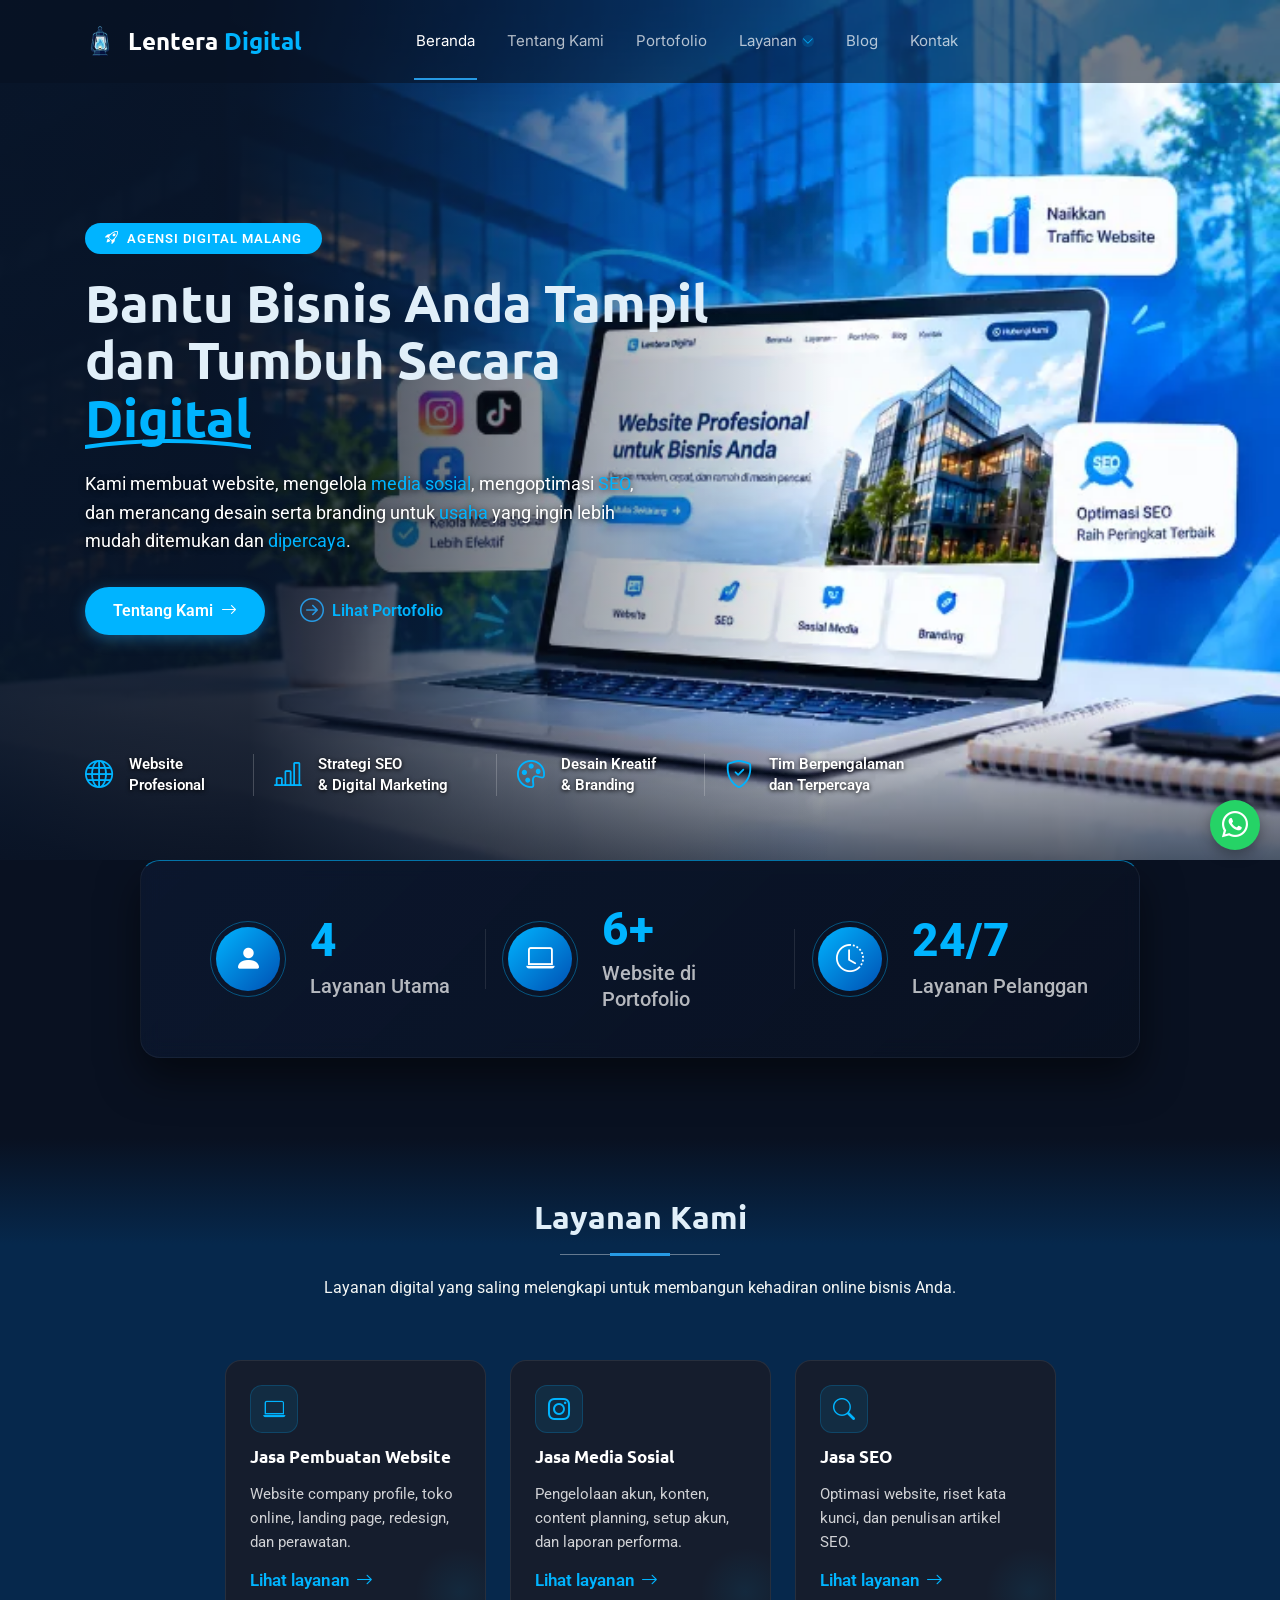
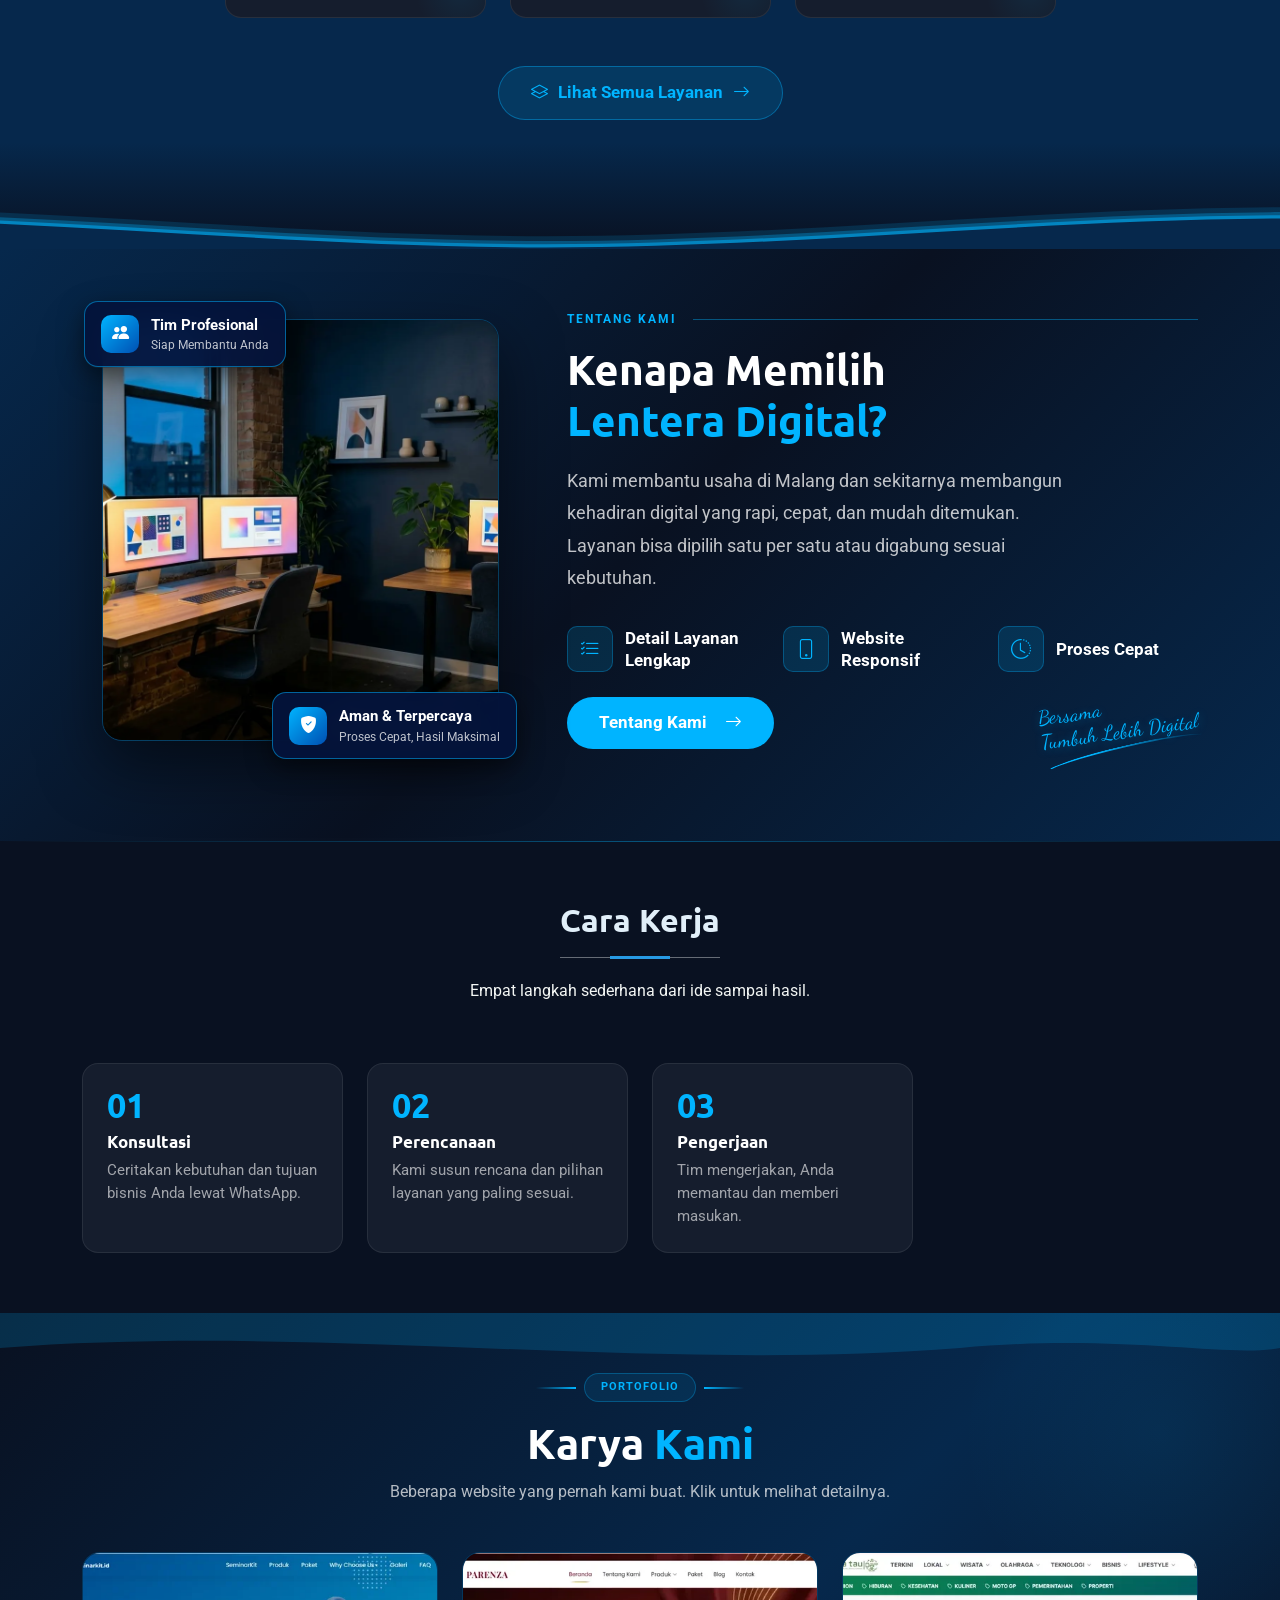
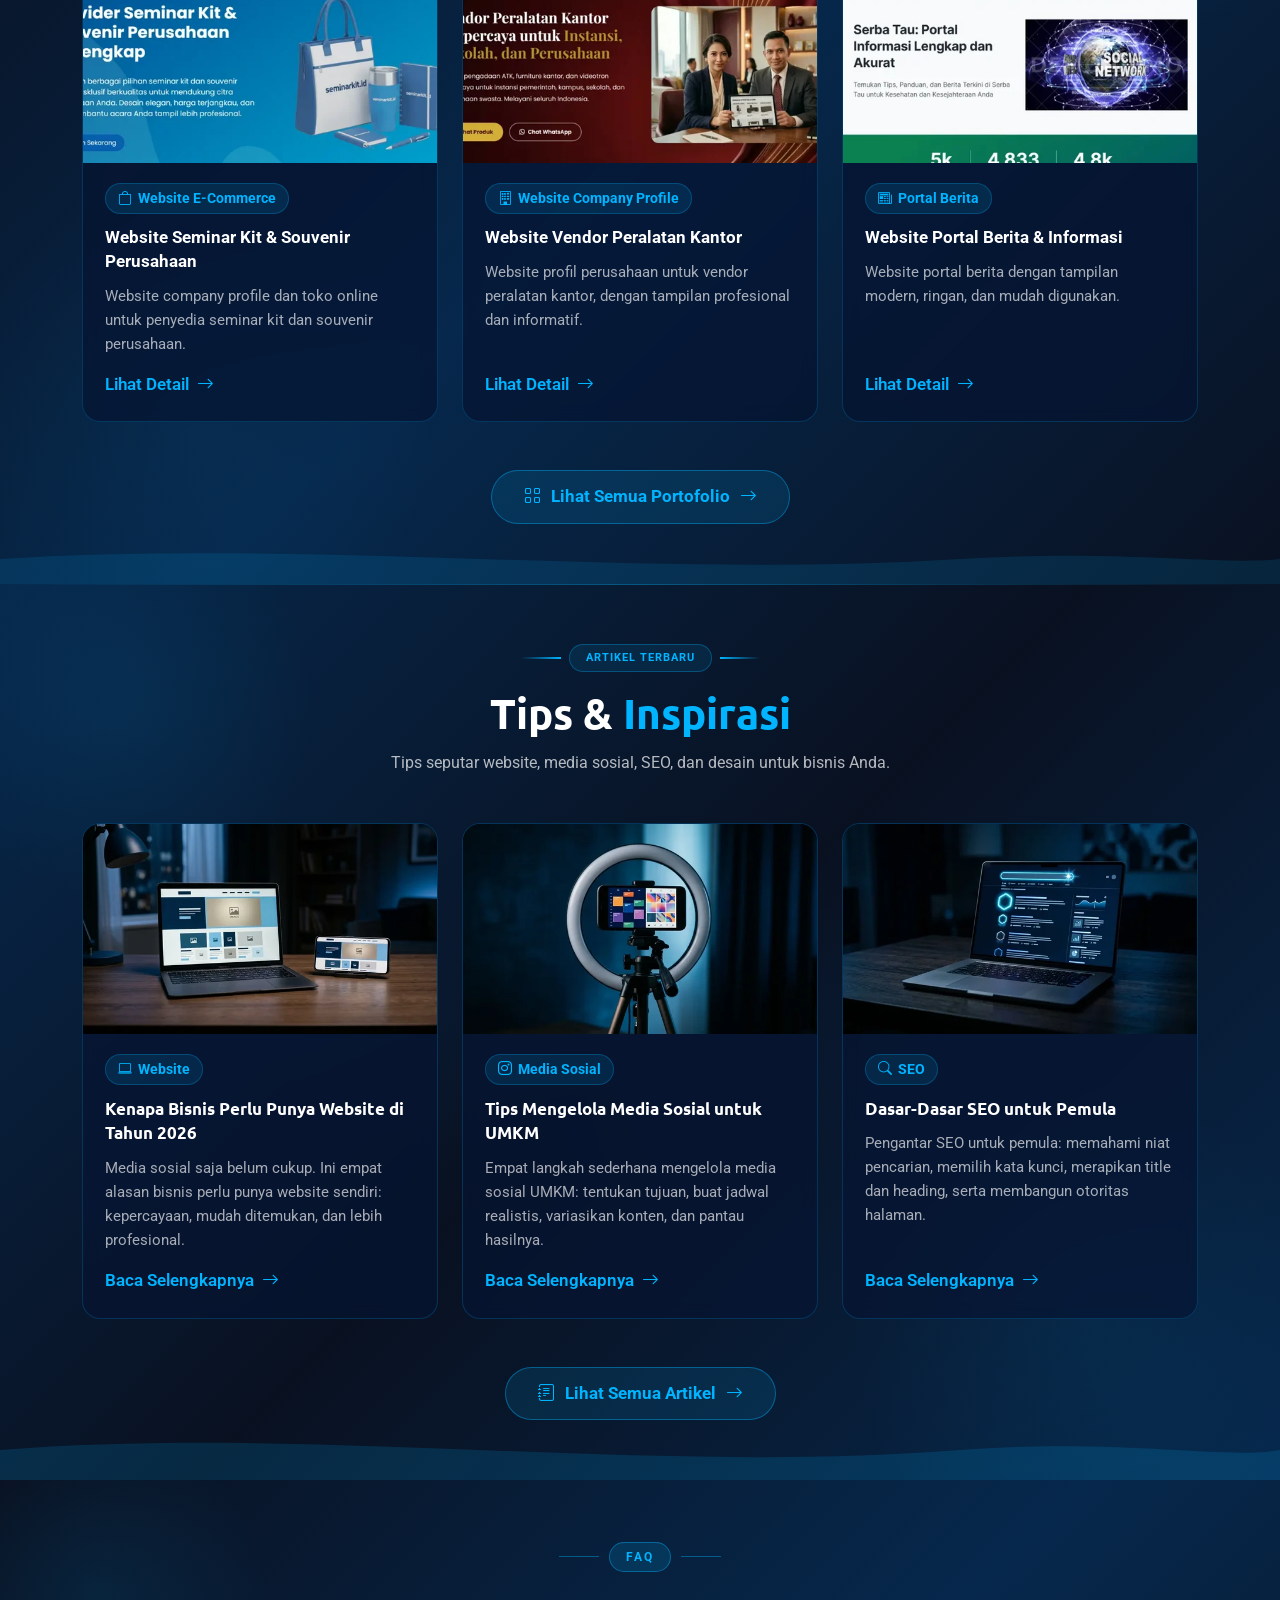
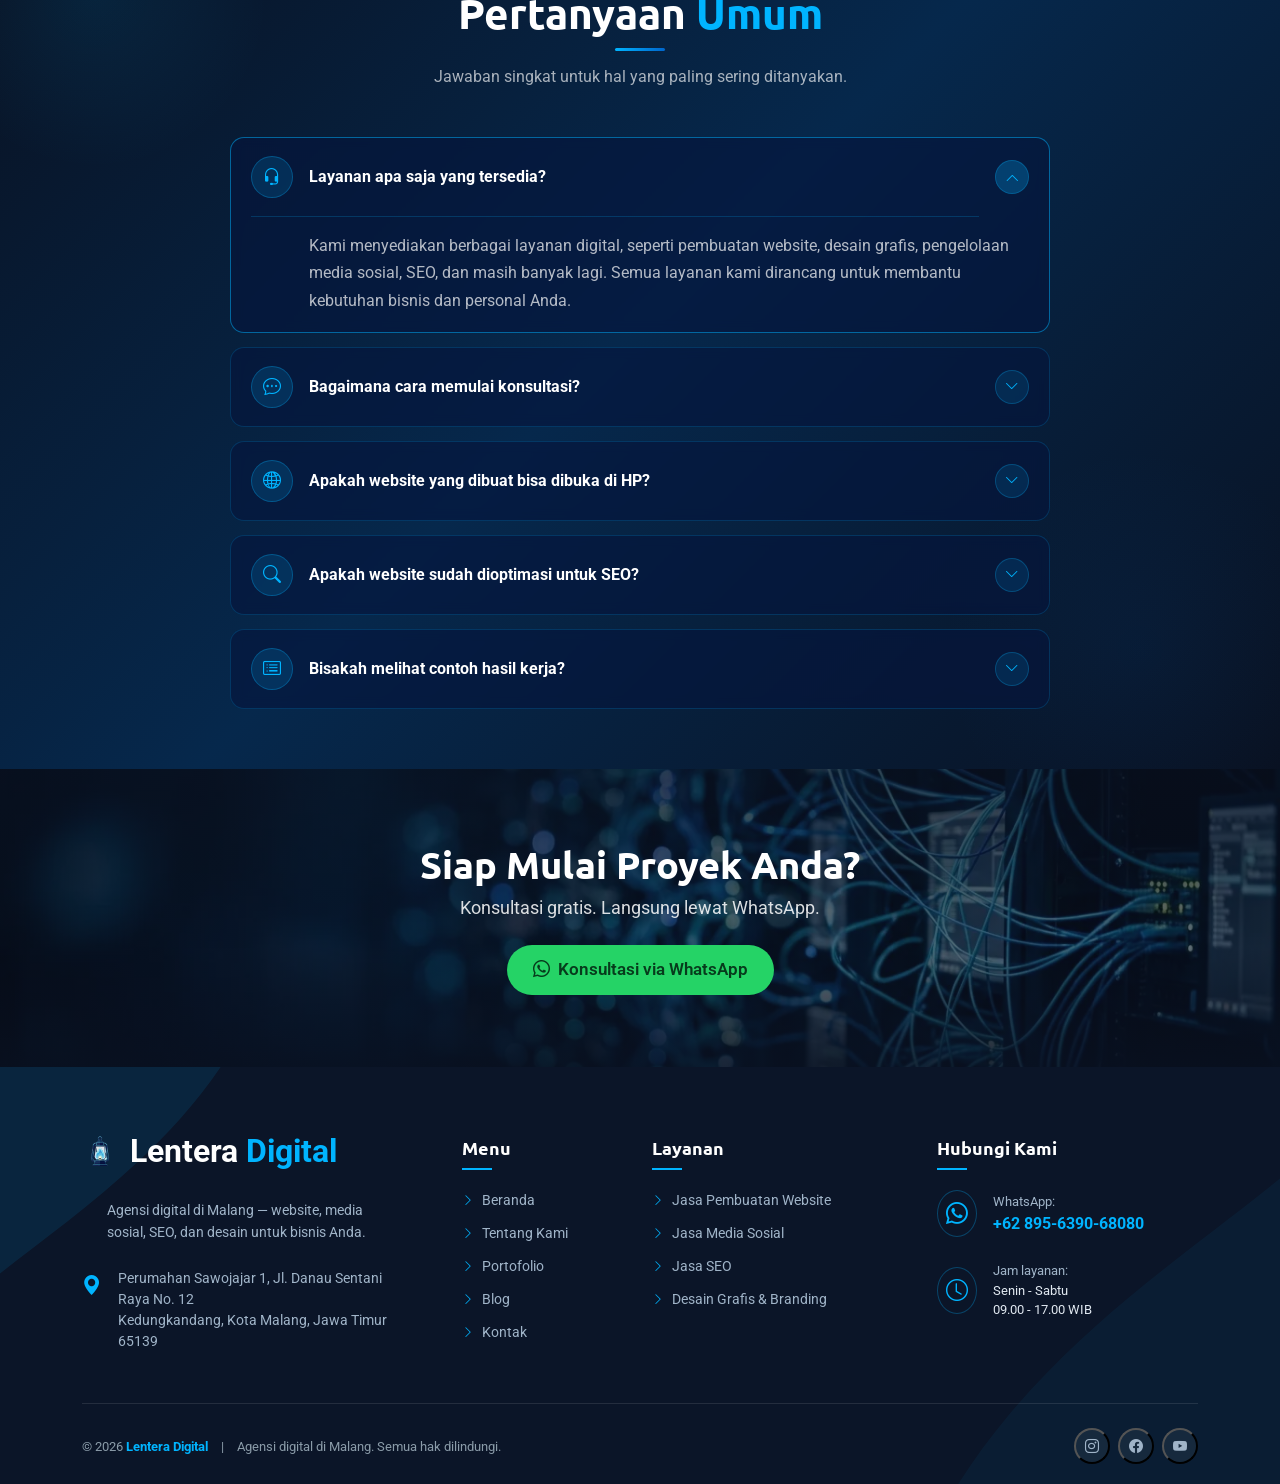
<file: index.html>
<!DOCTYPE html>

<html lang="id">
<head>
<meta charset="utf-8"/>
  <link rel="icon" type="image/png" sizes="32x32" href="assets/img/favicon-32.png">
  <link rel="apple-touch-icon" sizes="180x180" href="assets/img/apple-touch-icon.png">
<meta content="width=device-width, initial-scale=1.0" name="viewport"/>
<title>Lentera Digital | Jasa Website, Media Sosial, SEO di Malang</title>
<meta content="Agensi digital di Malang: jasa pembuatan website, pengelolaan media sosial, SEO, serta desain grafis dan branding. Lihat portofolio dan konsultasi via WhatsApp." name="description"/>
<meta content="agensi digital malang, jasa pembuatan website malang, jasa media sosial, jasa seo, jasa desain grafis, jasa branding, company profile, toko online" name="keywords"/>
<meta content="Lentera Digital" name="author"/>
<meta content="index, follow, max-image-preview:large, max-snippet:-1" name="robots"/>
<meta content="#091121" name="theme-color"/>
<link href="https://www.lenteradigital.id/" rel="canonical"/>
<meta content="ID-JI" name="geo.region"/>
<meta content="Malang" name="geo.placename"/>
<meta content="id_ID" property="og:locale"/>
<meta content="website" property="og:type"/>
<meta content="Lentera Digital" property="og:site_name"/>
<meta content="Lentera Digital | Jasa Website, Media Sosial, SEO di Malang" property="og:title"/>
<meta content="Agensi digital di Malang: jasa pembuatan website, pengelolaan media sosial, SEO, serta desain grafis dan branding. Lihat portofolio dan konsultasi via WhatsApp." property="og:description"/>
<meta content="https://www.lenteradigital.id/" property="og:url"/>
<meta content="https://www.lenteradigital.id/assets/img/og-default.jpg" property="og:image"/>
<meta content="summary_large_image" name="twitter:card"/>
<meta content="Lentera Digital | Jasa Website, Media Sosial, SEO di Malang" name="twitter:title"/>
<meta content="Agensi digital di Malang: jasa pembuatan website, pengelolaan media sosial, SEO, serta desain grafis dan branding. Lihat portofolio dan konsultasi via WhatsApp." name="twitter:description"/>
<meta content="https://www.lenteradigital.id/assets/img/og-default.jpg" name="twitter:image"/>
<script type="application/ld+json">{"@context": "https://schema.org", "@graph": [{"@type": ["Organization", "ProfessionalService"], "@id": "https://www.lenteradigital.id/#org", "name": "Lentera Digital", "url": "https://www.lenteradigital.id/", "logo": {"@type": "ImageObject", "url": "https://www.lenteradigital.id/assets/img/logo.webp", "width": 512, "height": 512}, "image": "https://www.lenteradigital.id/assets/img/og-default.jpg", "telephone": "+62 895-6390-68080", "priceRange": "$$", "description": "Agensi digital di Malang: jasa pembuatan website, media sosial, SEO, serta desain grafis dan branding.", "address": {"@type": "PostalAddress", "streetAddress": "Perumahan Sawojajar 1, Jl. Danau Sentani Raya No. 12", "addressLocality": "Kota Malang", "addressRegion": "Jawa Timur", "postalCode": "65139", "addressCountry": "ID"}, "areaServed": [{"@type": "City", "name": "Malang"}, {"@type": "Country", "name": "Indonesia"}], "openingHoursSpecification": [{"@type": "OpeningHoursSpecification", "dayOfWeek": ["Monday", "Tuesday", "Wednesday", "Thursday", "Friday", "Saturday"], "opens": "09:00", "closes": "17:00"}], "contactPoint": {"@type": "ContactPoint", "telephone": "+62 895-6390-68080", "contactType": "customer service", "availableLanguage": "Indonesian"}}, {"@type": "WebSite", "@id": "https://www.lenteradigital.id/#website", "url": "https://www.lenteradigital.id/", "name": "Lentera Digital", "inLanguage": "id-ID", "publisher": {"@id": "https://www.lenteradigital.id/#org"}}, {"@type": "WebPage", "@id": "https://www.lenteradigital.id/#webpage", "url": "https://www.lenteradigital.id/", "name": "Lentera Digital | Jasa Website, Media Sosial, SEO di Malang", "isPartOf": {"@id": "https://www.lenteradigital.id/#website"}, "about": {"@id": "https://www.lenteradigital.id/#org"}, "inLanguage": "id-ID"}, {"@type": "FAQPage", "mainEntity": [{"@type": "Question", "name": "Layanan apa saja yang tersedia?", "acceptedAnswer": {"@type": "Answer", "text": "Kami melayani pembuatan website, pengelolaan media sosial, SEO, serta desain grafis dan branding. Setiap layanan terdiri dari beberapa jenis yang bisa dipilih sesuai kebutuhan."}}, {"@type": "Question", "name": "Bagaimana cara memulai konsultasi?", "acceptedAnswer": {"@type": "Answer", "text": "Klik tombol WhatsApp di halaman layanan yang Anda minati. Pesan akan terisi otomatis dengan nama layanan yang dipilih, tinggal Anda kirim."}}, {"@type": "Question", "name": "Apakah website yang dibuat bisa dibuka di HP?", "acceptedAnswer": {"@type": "Answer", "text": "Ya. Semua website dirancang responsif sehingga tampil rapi di HP, tablet, dan komputer."}}, {"@type": "Question", "name": "Apakah website sudah dioptimasi untuk SEO?", "acceptedAnswer": {"@type": "Answer", "text": "Ya, SEO dasar sudah diterapkan: struktur heading, meta description, kecepatan muat, sitemap, robots.txt, dan schema."}}, {"@type": "Question", "name": "Bisakah melihat contoh hasil kerja?", "acceptedAnswer": {"@type": "Answer", "text": "Bisa. Halaman Portofolio menampilkan contoh website yang pernah dibuat, dan tiap contoh punya tombol menuju website aslinya."}}]}, {"@type": "ItemList", "name": "Layanan Lentera Digital", "itemListElement": [{"@type": "ListItem", "position": 1, "name": "Jasa Pembuatan Website", "url": "https://www.lenteradigital.id/layanan/website.html"}, {"@type": "ListItem", "position": 2, "name": "Jasa Media Sosial", "url": "https://www.lenteradigital.id/layanan/media-sosial.html"}, {"@type": "ListItem", "position": 3, "name": "Jasa SEO", "url": "https://www.lenteradigital.id/layanan/seo.html"}, {"@type": "ListItem", "position": 4, "name": "Desain Grafis & Branding", "url": "https://www.lenteradigital.id/layanan/desain-grafis.html"}]}]}</script>
<meta content="1200" property="og:image:width"/>
<meta content="630" property="og:image:height"/>
<meta content="Ilustrasi ruang kerja agensi digital" property="og:image:alt"/>
<link rel="preload" as="image" href="assets/img/bg/hero-bg-full.webp" fetchpriority="high">
<link rel="preload" as="font" type="font/woff2" crossorigin href="assets/fonts/roboto-variable-latin-normal.woff2">
<link rel="preload" as="font" type="font/woff2" crossorigin href="assets/fonts/inter-400-normal.woff2">
<link href="assets/css/site.v1.min.css" rel="stylesheet"/>

</head>
<body class="index-page" data-wa="62895639068080">
<header class="header d-flex align-items-center fixed-top" id="header">
<div class="container position-relative d-flex align-items-center">
<a aria-label="Lentera Digital - Beranda" class="logo d-flex align-items-center" href="index.html">
<img src="assets/img/logo-128.webp" alt="Lentera Digital" width="38" height="38">
<span class="sitename">Lentera <span class="accent">Digital</span></span>
</a>
<nav aria-label="Menu utama" class="navmenu mx-auto" id="navmenu">
<ul>
<li><a class="active" href="index.html">Beranda</a></li>
<li><a href="tentang-kami.html">Tentang Kami</a></li>
<li><a href="portofolio.html">Portofolio</a></li>
<li class="dropdown"><a href="layanan.html"><span>Layanan</span> <i class="bi bi-chevron-down toggle-dropdown"></i></a><ul><li><a href="layanan/website.html">Jasa Pembuatan Website</a></li><li><a href="layanan/media-sosial.html">Jasa Media Sosial</a></li><li><a href="layanan/seo.html">Jasa SEO</a></li><li><a href="layanan/desain-grafis.html">Desain Grafis &amp; Branding</a></li></ul></li>
<li><a href="blog.html">Blog</a></li>
<li><a href="kontak.html">Kontak</a></li>
</ul>
<button type="button"  aria-expanded="false" aria-label="Buka menu" class="mobile-nav-toggle d-xl-none bi bi-list" role="button" style="background:none;border:none;padding:0;" aria-label="Buka menu" aria-expanded="false"></button>
</nav>
</div>
</header>
<main class="main">
<!-- Hero -->
<section class="hero section" id="hero">
<div class="hero-background">
<img alt="" fetchpriority="high" height="1080" src="assets/img/bg/hero-bg-full.webp" style="object-position: right center;" width="1920"/>
<div class="overlay" style="background: transparent;"></div>
<div class="overlay-bottom" style="position: absolute; bottom: 0; left: 0; width: 100%; height: 200px; background: linear-gradient(to top, rgba(9, 17, 33, 0.85) 0%, transparent 100%); z-index: 1;"></div>
<div class="hero-side-gradient" style="position: absolute; top: 0; left: 0; width: 65%; height: 100%; background: linear-gradient(to right, rgba(9, 17, 33, 0.88) 30%, transparent 100%); z-index: 1;"></div>
</div>
<div class="container d-flex flex-column" style="min-height: calc(100vh - 140px); justify-content: space-between; position: relative; z-index: 2; padding-top: 30px;">
<div class="row align-items-center flex-grow-1">
<div class="col-lg-7">
<div class="hero-content text-start">
<span class="hero-badge" style="background-color: #00b4ff; color: #fff; padding: 6px 20px; border: none; font-size: 13px;"><i class="bi bi-rocket-takeoff me-2"></i>AGENSI DIGITAL MALANG</span>
<h1 style="font-weight: 800;">Bantu Bisnis Anda Tampil dan Tumbuh Secara <span style="color: #00b4ff; position: relative; display: inline-block;">Digital<svg height="12" preserveaspectratio="none" style="position: absolute; bottom: -5px; left: 0; stroke: #00b4ff; fill: none; stroke-width: 4; stroke-linecap: round;" viewbox="0 0 100 12" width="100%"><path d="M0,8 Q50,-4 100,8"></path></svg></span></h1>
<p style="font-size: 18px; color: #ffffff; max-width: 550px; margin-bottom: 25px; text-shadow: 0 1px 6px rgba(0,0,0,0.8); line-height: 1.6;">Kami membuat website, mengelola <span style="color: #00b4ff;">media sosial</span>, mengoptimasi <span style="color: #00b4ff;">SEO</span>, dan merancang desain serta branding untuk <span style="color: #00b4ff;">usaha</span> yang ingin lebih mudah ditemukan dan <span style="color: #00b4ff;">dipercaya</span>.</p>
<div class="hero-actions" style="gap: 15px; margin-bottom: 0;">
<a class="btn-primary" href="tentang-kami.html" style="background-color: #00b4ff; color: #fff; border-radius: 50px; padding: 12px 28px; font-weight: 600;">Tentang Kami <i class="bi bi-arrow-right ms-1"></i></a>
<a class="btn-secondary" href="portofolio.html" style="background: transparent; color: #00b4ff; padding: 12px 20px; font-weight: 600; text-decoration: none; display: inline-flex; align-items: center; gap: 8px;"><i class="bi bi-arrow-right-circle fs-4"></i><span>Lihat Portofolio</span></a>
</div>
</div>
</div>
</div>

<div class="hero-marquee-container">
<div class="hero-marquee-track">
<div class="d-flex align-items-center gap-3 flex-shrink-0">
<i class="bi bi-globe" style="color: #00b4ff; font-size: 28px;"></i>
<span style="font-size: 15px; font-weight: 600; line-height: 1.4; color: #fff; text-shadow: 0 1px 4px rgba(0,0,0,0.9); white-space: nowrap;">Website<br/>Profesional</span>
</div>
<div class="d-flex align-items-center gap-3 flex-shrink-0" style="border-left: 1px solid rgba(255,255,255,0.2); padding-left: 20px;">
<i class="bi bi-bar-chart-line" style="color: #00b4ff; font-size: 28px;"></i>
<span style="font-size: 15px; font-weight: 600; line-height: 1.4; color: #fff; text-shadow: 0 1px 4px rgba(0,0,0,0.9); white-space: nowrap;">Strategi SEO<br/>&amp; Digital Marketing</span>
</div>
<div class="d-flex align-items-center gap-3 flex-shrink-0" style="border-left: 1px solid rgba(255,255,255,0.2); padding-left: 20px;">
<i class="bi bi-palette" style="color: #00b4ff; font-size: 28px;"></i>
<span style="font-size: 15px; font-weight: 600; line-height: 1.4; color: #fff; text-shadow: 0 1px 4px rgba(0,0,0,0.9); white-space: nowrap;">Desain Kreatif<br/>&amp; Branding</span>
</div>
<div class="d-flex align-items-center gap-3 flex-shrink-0" style="border-left: 1px solid rgba(255,255,255,0.2); padding-left: 20px;">
<i class="bi bi-shield-check" style="color: #00b4ff; font-size: 28px;"></i>
<span style="font-size: 15px; font-weight: 600; line-height: 1.4; color: #fff; text-shadow: 0 1px 4px rgba(0,0,0,0.9); white-space: nowrap;">Tim Berpengalaman<br/>dan Terpercaya</span>
</div>
</div>
<div aria-hidden="true" class="hero-marquee-track duplicate">
<div class="d-flex align-items-center gap-3 flex-shrink-0" style="border-left: 1px solid rgba(255,255,255,0.2); padding-left: 20px;">
<i class="bi bi-globe" style="color: #00b4ff; font-size: 28px;"></i>
<span style="font-size: 15px; font-weight: 600; line-height: 1.4; color: #fff; text-shadow: 0 1px 4px rgba(0,0,0,0.9); white-space: nowrap;">Website<br/>Profesional</span>
</div>
<div class="d-flex align-items-center gap-3 flex-shrink-0" style="border-left: 1px solid rgba(255,255,255,0.2); padding-left: 20px;">
<i class="bi bi-bar-chart-line" style="color: #00b4ff; font-size: 28px;"></i>
<span style="font-size: 15px; font-weight: 600; line-height: 1.4; color: #fff; text-shadow: 0 1px 4px rgba(0,0,0,0.9); white-space: nowrap;">Strategi SEO<br/>&amp; Digital Marketing</span>
</div>
<div class="d-flex align-items-center gap-3 flex-shrink-0" style="border-left: 1px solid rgba(255,255,255,0.2); padding-left: 20px;">
<i class="bi bi-palette" style="color: #00b4ff; font-size: 28px;"></i>
<span style="font-size: 15px; font-weight: 600; line-height: 1.4; color: #fff; text-shadow: 0 1px 4px rgba(0,0,0,0.9); white-space: nowrap;">Desain Kreatif<br/>&amp; Branding</span>
</div>
<div class="d-flex align-items-center gap-3 flex-shrink-0" style="border-left: 1px solid rgba(255,255,255,0.2); padding-left: 20px;">
<i class="bi bi-shield-check" style="color: #00b4ff; font-size: 28px;"></i>
<span style="font-size: 15px; font-weight: 600; line-height: 1.4; color: #fff; text-shadow: 0 1px 4px rgba(0,0,0,0.9); white-space: nowrap;">Tim Berpengalaman<br/>dan Terpercaya</span>
</div>
</div>
</div>
</div>
</section>
<section class="stats section" id="stats" style="padding: 0 0 80px 0; background: #091121; position: relative; z-index: 5;">
<div class="container">
<div style="background: linear-gradient(135deg, rgba(13, 27, 54, 0.6) 0%, rgba(9, 17, 33, 0.8) 100%); border: 1px solid rgba(255, 255, 255, 0.05); border-top: 1px solid rgba(0, 180, 255, 0.6); border-radius: 20px; padding: 45px 35px; max-width: 1000px; margin: -40px auto 0 auto; box-shadow: 0 20px 40px rgba(0,0,0,0.5); position: relative; z-index: 10; backdrop-filter: blur(10px);">
<div class="row align-items-center g-0 gy-4 text-center text-md-start">
<!-- Stat 1 -->
<div class="col-12 col-md d-flex flex-column flex-md-row justify-content-center align-items-center gap-3 gap-md-4 px-3">
<div style="width: 76px; height: 76px; border-radius: 50%; border: 1px solid rgba(0, 180, 255, 0.4); padding: 5px; display: flex; align-items: center; justify-content: center; flex-shrink: 0;">
<div style="width: 100%; height: 100%; border-radius: 50%; background: linear-gradient(135deg, #00b4ff 0%, #0050b3 100%); display: flex; align-items: center; justify-content: center;">
<i class="bi bi-person-fill" style="color: #fff; font-size: 28px;"></i>
</div>
</div>
<div>
<div style="font-size: 46px; font-weight: 800; color: #00b4ff; line-height: 1;">4</div>
<div style="font-size: 20px; color: rgba(255,255,255,0.7); margin-top: 8px; font-weight: 500;">Layanan Utama</div>
</div>
</div>
<!-- Divider -->
<div class="col-auto d-none d-md-block"><div style="width: 1px; height: 60px; background: rgba(255,255,255,0.1);"></div></div>
<!-- Stat 2 -->
<div class="col-12 col-md d-flex flex-column flex-md-row justify-content-center align-items-center gap-3 gap-md-4 px-3">
<div style="width: 76px; height: 76px; border-radius: 50%; border: 1px solid rgba(0, 180, 255, 0.4); padding: 5px; display: flex; align-items: center; justify-content: center; flex-shrink: 0;">
<div style="width: 100%; height: 100%; border-radius: 50%; background: linear-gradient(135deg, #00b4ff 0%, #0050b3 100%); display: flex; align-items: center; justify-content: center;">
<i class="bi bi-laptop" style="color: #fff; font-size: 28px;"></i>
</div>
</div>
<div>
<div style="font-size: 46px; font-weight: 800; color: #00b4ff; line-height: 1;">6+</div>
<div style="font-size: 20px; color: rgba(255,255,255,0.7); margin-top: 8px; font-weight: 500; line-height: 1.3;">Website di Portofolio</div>
</div>
</div>
<!-- Divider -->
<div class="col-auto d-none d-md-block"><div style="width: 1px; height: 60px; background: rgba(255,255,255,0.1);"></div></div>
<!-- Stat 3 -->
<div class="col-12 col-md d-flex flex-column flex-md-row justify-content-center align-items-center gap-3 gap-md-4 px-3">
<div style="width: 76px; height: 76px; border-radius: 50%; border: 1px solid rgba(0, 180, 255, 0.4); padding: 5px; display: flex; align-items: center; justify-content: center; flex-shrink: 0;">
<div style="width: 100%; height: 100%; border-radius: 50%; background: linear-gradient(135deg, #00b4ff 0%, #0050b3 100%); display: flex; align-items: center; justify-content: center;">
<i class="bi bi-clock-history" style="color: #fff; font-size: 28px;"></i>
</div>
</div>
<div>
<div style="font-size: 46px; font-weight: 800; color: #00b4ff; line-height: 1;">24/7</div>
<div style="font-size: 20px; color: rgba(255,255,255,0.7); margin-top: 8px; font-weight: 500;">Layanan Pelanggan</div>
</div>
</div>
</div>
</div>
</div>
</section>
<section class="section" id="layanan" style="background: linear-gradient(to bottom, #091121 0%, #06284c 15%, #06284c 85%, #091121 100%); padding-bottom: 0 !important;">
<div class="container section-title"><h2>Layanan Kami</h2><p>Layanan digital yang saling melengkapi untuk membangun kehadiran online bisnis Anda.</p></div>
<div class="container"><div class="row g-4 justify-content-center">
<div class="col-md-6 col-lg-3"><a class="svc-card" href="layanan/website.html"><span class="ico"><i class="bi bi-laptop"></i></span><h3>Jasa Pembuatan Website</h3><p>Website company profile, toko online, landing page, redesign, dan perawatan.</p><span class="more">Lihat layanan <i class="bi bi-arrow-right"></i></span></a></div>
<div class="col-md-6 col-lg-3"><a class="svc-card" href="layanan/media-sosial.html"><span class="ico"><i class="bi bi-instagram"></i></span><h3>Jasa Media Sosial</h3><p>Pengelolaan akun, konten, content planning, setup akun, dan laporan performa.</p><span class="more">Lihat layanan <i class="bi bi-arrow-right"></i></span></a></div>
<div class="col-md-6 col-lg-3"><a class="svc-card" href="layanan/seo.html"><span class="ico"><i class="bi bi-search"></i></span><h3>Jasa SEO</h3><p>Optimasi website, riset kata kunci, dan penulisan artikel SEO.</p><span class="more">Lihat layanan <i class="bi bi-arrow-right"></i></span></a></div>
</div></div>
<div class="text-center mt-5 pb-4">
<a href="layanan.html" onmouseout="this.style.background='rgba(0,180,255,0.12)';this.style.color='#00b4ff';" onmouseover="this.style.background='#00b4ff';this.style.color='#fff';" style="display:inline-flex;align-items:center;gap:10px;background:rgba(0,180,255,0.12);border:1.5px solid rgba(0,180,255,0.4);color:#00b4ff;font-weight:700;font-size: 17px;padding:13px 32px;border-radius:50px;text-decoration:none;transition:all 0.3s;">
<i class="bi bi-layers"></i> Lihat Semua Layanan <i class="bi bi-arrow-right"></i>
</a>
</div>
<!-- Wave transition -->
<div class="waves-wrapper" style="position:relative; width:100%; height:45px; margin-top:60px; overflow:hidden;">
<svg class="waves" preserveaspectratio="none" shape-rendering="auto" style="position:absolute; bottom:0; width:100%; height:45px;" viewbox="0 24 150 28" xmlns="http://www.w3.org/2000/svg" xmlns:xlink="http://www.w3.org/1999/xlink">
<defs>
<path d="M-160 44c30 0 58-18 88-18s 58 18 88 18 58-18 88-18 58 18 88 18 v44h-352z" id="gentle-wave"></path>
</defs>
<g class="parallax">
<use fill="rgba(0, 180, 255, 0.15)" x="48" xlink:href="#gentle-wave" y="0"></use>
<use fill="rgba(0, 180, 255, 0.3)" x="48" xlink:href="#gentle-wave" y="3"></use>
<use fill="rgba(0, 180, 255, 0.5)" x="48" xlink:href="#gentle-wave" y="5"></use>
<use fill="#06284c" x="48" xlink:href="#gentle-wave" y="7"></use>
</g>
</svg>
</div>

</section>
<section class="section" id="tentang" style="background: linear-gradient(135deg, #06284c 0%, #091121 50%, #06284c 100%); padding: 50px 0 80px 0;">


<div class="container">
<div class="row g-5 align-items-center">
<!-- Kiri: Foto + Floating Cards -->
<div class="col-lg-5" style="overflow:visible !important;">
<!-- Outer: overflow visible, cards bisa keluar -->
<div style="position:relative; overflow:visible; margin:20px 20px 20px 20px;">
<!-- Inner: overflow hidden, clip foto dengan border-radius -->
<div style="border-radius:20px; overflow:hidden; box-shadow:0 25px 60px rgba(0,0,0,0.5); border:1.5px solid rgba(0,180,255,0.25);">
<img alt="Ilustrasi ruang kerja agensi digital" height="683" loading="lazy" src="assets/img/about/tentang-kami-ruang-kerja.webp" style="width:100%; height:420px; display:block; object-fit:cover; object-position:center 40%;" width="1024"/ decoding="async">
</div>
<!-- Card kiri atas: di LUAR foto, menempel di pojok atas-kiri -->
<div style="position:absolute; top:-18px; left:-18px; background:rgba(4,20,60,0.95); backdrop-filter:blur(14px); -webkit-backdrop-filter:blur(14px); border:1px solid rgba(0,180,255,0.5); border-radius:14px; padding:12px 16px; display:flex; align-items:center; gap:12px; box-shadow:0 8px 24px rgba(0,0,0,0.5); z-index:10;">
<div style="width:38px; height:38px; border-radius:10px; background:linear-gradient(135deg,#00b4ff,#0050b3); display:flex; align-items:center; justify-content:center; flex-shrink:0;"><i class="bi bi-people-fill" style="color:#fff; font-size:17px;"></i></div>
<div>
<div style="font-size:15px; font-weight:700; color:#fff; white-space:nowrap;">Tim Profesional</div>
<div class="fs-m" style="font-size:12px; color:rgba(255,255,255,0.75); white-space:nowrap;">Siap Membantu Anda</div>
</div>
</div>
<!-- Card kanan bawah: di LUAR foto, menempel di pojok bawah-kanan -->
<div style="position:absolute; bottom:-18px; right:-18px; background:rgba(4,20,60,0.95); backdrop-filter:blur(14px); -webkit-backdrop-filter:blur(14px); border:1px solid rgba(0,180,255,0.5); border-radius:14px; padding:12px 16px; display:flex; align-items:center; gap:12px; box-shadow:0 8px 24px rgba(0,0,0,0.5); z-index:10;">
<div style="width:38px; height:38px; border-radius:10px; background:linear-gradient(135deg,#00b4ff,#0050b3); display:flex; align-items:center; justify-content:center; flex-shrink:0;"><i class="bi bi-shield-fill-check" style="color:#fff; font-size:17px;"></i></div>
<div>
<div style="font-size:15px; font-weight:700; color:#fff; white-space:nowrap;">Aman &amp; Terpercaya</div>
<div class="fs-m" style="font-size:12px; color:rgba(255,255,255,0.75); white-space:nowrap;">Proses Cepat, Hasil Maksimal</div>
</div>
</div>
</div>
</div>
<!-- Kanan: Konten -->
<div class="col-lg-7">
<!-- Badge -->
<div class="d-flex align-items-center gap-3 mb-3">
<span class="fs-m" style="font-size: 12px; font-weight: 700; letter-spacing: 2px; color: #00b4ff; text-transform: uppercase;">Tentang Kami</span>
<div style="flex: 1; height: 1px; background: rgba(0,180,255,0.4);"></div>
</div>
<!-- Heading -->
<h2 style="font-size: clamp(28px, 4vw, 42px); font-weight: 800; color: #fff; line-height: 1.2; margin-bottom: 20px;">
              Kenapa Memilih<br/>
<span style="color: #00b4ff;">Lentera Digital?</span>
</h2>
<!-- Deskripsi -->
<p style="font-size: 18px; color: rgba(255,255,255,0.75); line-height: 1.8; margin-bottom: 32px; max-width: 520px;">
              Kami membantu usaha di Malang dan sekitarnya membangun kehadiran digital yang rapi, cepat, dan mudah ditemukan. Layanan bisa dipilih satu per satu atau digabung sesuai kebutuhan.
            </p>
<!-- 3 Mini Feature Boxes -->
<div class="row g-3 mb-4">
<div class="col-md-4">
<div class="feature-mini">
<div class="feat-icon"><i class="bi bi-list-check"></i></div>
<strong>Detail Layanan Lengkap</strong>
</div>
</div>
<div class="col-md-4">
<div class="feature-mini">
<div class="feat-icon"><i class="bi bi-phone"></i></div>
<strong>Website Responsif</strong>
</div>
</div>
<div class="col-md-4">
<div class="feature-mini">
<div class="feat-icon"><i class="bi bi-clock-history"></i></div>
<strong>Proses Cepat</strong>
</div>
</div>
</div>
<!-- Button + Script -->
<div class="d-flex align-items-center justify-content-between flex-wrap gap-3">
<a href="tentang-kami.html" style="background: #00b4ff; color: #fff; border-radius: 50px; padding: 13px 32px; font-weight: 700; font-size: 17px; text-decoration: none; display: inline-flex; align-items: center; gap: 10px; transition: background 0.3s;">Tentang Kami  <i class="bi bi-arrow-right"></i></a>
<div class="script-text">Bersama<br/>Tumbuh Lebih Digital</div>
</div>
</div>
</div>
</div>
</section>
<section class="section" id="alur" style="position:relative;">
<!-- Top divider: subtle gradient line -->
<div style="position:absolute;top:0;left:0;width:100%;height:1px;background:linear-gradient(to right,transparent,rgba(0,180,255,0.4),transparent);pointer-events:none;"></div>
<div class="container section-title"><h2>Cara Kerja</h2><p>Empat langkah sederhana dari ide sampai hasil.</p></div>
<div class="container"><div class="row g-4"><div class="col-sm-6 col-lg-3"><div class="step"><div class="no">01</div><h3>Konsultasi</h3><p>Ceritakan kebutuhan dan tujuan bisnis Anda lewat WhatsApp.</p></div></div><div class="col-sm-6 col-lg-3"><div class="step"><div class="no">02</div><h3>Perencanaan</h3><p>Kami susun rencana dan pilihan layanan yang paling sesuai.</p></div></div><div class="col-sm-6 col-lg-3"><div class="step"><div class="no">03</div><h3>Pengerjaan</h3><p>Tim mengerjakan, Anda memantau dan memberi masukan.</p></div></div><div class="col-sm-6 col-lg-3"><div class="step"><div class="no">04</div><h3>Serah Terima</h3><p>Hasil diserahkan lengkap dengan panduan penggunaan.</p></div></div></div></div>
</section>
<section class="section" id="portofolio" style="background: linear-gradient(135deg, #091121 0%, #06284c 50%, #091121 100%); position: relative; overflow: hidden;">
<!-- Decorative blobs -->
<div style="position:absolute; top:-80px; right:-80px; width:400px; height:400px; border-radius:50%; background: radial-gradient(circle, rgba(0,180,255,0.07) 0%, transparent 70%); pointer-events:none;"></div>
<div style="position:absolute; bottom:-100px; left:-60px; width:500px; height:500px; border-radius:50%; background: radial-gradient(circle, rgba(0,180,255,0.05) 0%, transparent 70%); pointer-events:none;"></div>
<!-- Top wave (facing UP / concave) -->
<svg preserveaspectratio="none" style="position:absolute;top:0;left:0;width:100%;height:70px;opacity:0.18;pointer-events:none;" viewbox="0 0 1440 70" xmlns="http://www.w3.org/2000/svg"><path d="M0,35 C360,10 720,60 1080,35 C1260,20 1380,45 1440,35 L1440,0 L0,0 Z" fill="#00b4ff"></path></svg>
<!-- Bottom wave decoration (thin) -->
<svg preserveaspectratio="none" style="position:absolute;bottom:0;left:0;width:100%;height:50px;opacity:0.12;pointer-events:none;" viewbox="0 0 1440 50" xmlns="http://www.w3.org/2000/svg"><path d="M0,25 C360,5 720,45 1080,25 C1260,15 1380,32 1440,25 L1440,50 L0,50 Z" fill="#00b4ff"></path></svg>

<div class="container" style="position:relative; z-index:2;">
<!-- Header -->
<div class="text-center mb-5">
<div class="d-flex justify-content-center align-items-center gap-2 mb-3">
<div style="width:40px;height:2px;background:linear-gradient(to right,transparent,#00b4ff);"></div>
<span class="fs-m" style="background:rgba(0,180,255,0.1);border:1px solid rgba(0,180,255,0.3);color:#00b4ff;font-size:11px;font-weight:700;padding:5px 16px;border-radius:50px;letter-spacing:1px;">PORTOFOLIO</span>
<div style="width:40px;height:2px;background:linear-gradient(to left,transparent,#00b4ff);"></div>
</div>
<h2 style="font-size:clamp(28px,4vw,42px);font-weight:800;color:#fff;margin-bottom:12px;">Karya <span style="color:#00b4ff;">Kami</span></h2>
<p style="font-size:16px;color:rgba(255,255,255,0.7);max-width:540px;margin:0 auto;">Beberapa website yang pernah kami buat. Klik untuk melihat detailnya.</p>
</div>
<div class="row g-4">
<div class="col-md-6 col-lg-4">
<div class="port-card-new">
<div class="pc-img-wrap">
<img alt="Website Seminar Kit &amp; Souvenir Perusahaan" height="557" loading="lazy" src="assets/img/portfolio/seminar-kit.webp" srcset="assets/img/portfolio/seminar-kit-640.webp 640w, assets/img/portfolio/seminar-kit.webp 1200w" sizes="(max-width: 768px) 100vw, 360px" width="1200"/ decoding="async">
</div>
<div class="pc-body">
<span class="pc-cat"><i class="bi bi-bag"></i> Website E-Commerce</span>
<div class="pc-title"><button type="button"  class="pc-title-link" data-popup="d-seminar-kit"  style="background:none;border:none;padding:0;cursor:pointer;">Website Seminar Kit &amp; Souvenir Perusahaan</button></div>
<div class="pc-desc">Website company profile dan toko online untuk penyedia seminar kit dan souvenir perusahaan.</div>
<button type="button"  class="pc-link" data-popup="d-seminar-kit" style="text-decoration:none; background:none;border:none;padding:0;cursor:pointer;">Lihat Detail <i class="bi bi-arrow-right"></i></button>
</div>
</div>
</div>
<div class="col-md-6 col-lg-4">
<div class="port-card-new">
<div class="pc-img-wrap">
<img alt="Website Vendor Peralatan Kantor" height="557" loading="lazy" src="assets/img/portfolio/peralatan-kantor.webp" srcset="assets/img/portfolio/peralatan-kantor-640.webp 640w, assets/img/portfolio/peralatan-kantor.webp 1200w" sizes="(max-width: 768px) 100vw, 360px" width="1200"/ decoding="async">
</div>
<div class="pc-body">
<span class="pc-cat"><i class="bi bi-building"></i> Website Company Profile</span>
<div class="pc-title"><button type="button"  class="pc-title-link" data-popup="d-peralatan-kantor"  style="background:none;border:none;padding:0;cursor:pointer;">Website Vendor Peralatan Kantor</button></div>
<div class="pc-desc">Website profil perusahaan untuk vendor peralatan kantor, dengan tampilan profesional dan informatif.</div>
<button type="button"  class="pc-link" data-popup="d-peralatan-kantor" style="text-decoration:none; background:none;border:none;padding:0;cursor:pointer;">Lihat Detail <i class="bi bi-arrow-right"></i></button>
</div>
</div>
</div>
<div class="col-md-6 col-lg-4">
<div class="port-card-new">
<div class="pc-img-wrap">
<img alt="Website Portal Berita &amp; Informasi" height="557" loading="lazy" src="assets/img/portfolio/portal-berita.webp" srcset="assets/img/portfolio/portal-berita-640.webp 640w, assets/img/portfolio/portal-berita.webp 1200w" sizes="(max-width: 768px) 100vw, 360px" width="1200"/ decoding="async">
</div>
<div class="pc-body">
<span class="pc-cat"><i class="bi bi-newspaper"></i> Portal Berita</span>
<div class="pc-title"><button type="button"  class="pc-title-link" data-popup="d-portal-berita"  style="background:none;border:none;padding:0;cursor:pointer;">Website Portal Berita &amp; Informasi</button></div>
<div class="pc-desc">Website portal berita dengan tampilan modern, ringan, dan mudah digunakan.</div>
<button type="button"  class="pc-link" data-popup="d-portal-berita" style="text-decoration:none; background:none;border:none;padding:0;cursor:pointer;">Lihat Detail <i class="bi bi-arrow-right"></i></button>
</div>
</div>
</div>
</div>
<div class="text-center mt-5">
<a href="portofolio.html" onmouseout="this.style.background='rgba(0,180,255,0.12)';this.style.color='#00b4ff';" onmouseover="this.style.background='#00b4ff';this.style.color='#fff';" style="display:inline-flex;align-items:center;gap:10px;background:rgba(0,180,255,0.12);border:1.5px solid rgba(0,180,255,0.4);color:#00b4ff;font-weight:700;font-size: 17px;padding:13px 32px;border-radius:50px;text-decoration:none;transition:all 0.3s;">
<i class="bi bi-grid"></i> Lihat Semua Portofolio <i class="bi bi-arrow-right"></i>
</a>
</div>
</div>
</section>
<section class="section" id="blog" style="background: linear-gradient(135deg, #06284c 0%, #091121 50%, #06284c 100%); position: relative; overflow: hidden;">
<!-- Decorative blobs -->
<div style="position:absolute; top:-80px; left:-80px; width:400px; height:400px; border-radius:50%; background: radial-gradient(circle, rgba(0,180,255,0.08) 0%, transparent 70%); pointer-events:none;"></div>
<div style="position:absolute; bottom:-100px; right:-60px; width:500px; height:500px; border-radius:50%; background: radial-gradient(circle, rgba(0,180,255,0.06) 0%, transparent 70%); pointer-events:none;"></div>
<div style="position:absolute; top:50%; left:50%; transform:translate(-50%,-50%); width:800px; height:300px; background: radial-gradient(ellipse, rgba(0,100,200,0.05) 0%, transparent 70%); pointer-events:none;"></div>
<!-- Top divider: subtle gradient line, no wave -->
<div style="position:absolute;top:0;left:0;width:100%;height:1px;background:linear-gradient(to right,transparent,rgba(0,180,255,0.4),transparent);pointer-events:none;"></div>
<!-- Bottom wave decoration -->
<svg preserveaspectratio="none" style="position:absolute;bottom:0;left:0;width:100%;height:60px;opacity:0.15;pointer-events:none;" viewbox="0 0 1440 60" xmlns="http://www.w3.org/2000/svg"><path d="M0,30 C360,5 720,55 1080,30 C1260,18 1380,40 1440,30 L1440,60 L0,60 Z" fill="#00b4ff"></path></svg>

<div class="container" style="position:relative; z-index:2;">
<!-- Header -->
<div class="text-center mb-5">
<div class="d-flex justify-content-center align-items-center gap-2 mb-3">
<div style="width:40px;height:2px;background:linear-gradient(to right,transparent,#00b4ff);"></div>
<span class="fs-m" style="background:rgba(0,180,255,0.1);border:1px solid rgba(0,180,255,0.3);color:#00b4ff;font-size:11px;font-weight:700;padding:5px 16px;border-radius:50px;letter-spacing:1px;">ARTIKEL TERBARU</span>
<div style="width:40px;height:2px;background:linear-gradient(to left,transparent,#00b4ff);"></div>
</div>
<h2 style="font-size:clamp(28px,4vw,42px);font-weight:800;color:#fff;margin-bottom:12px;">Tips &amp; <span style="color:#00b4ff;">Inspirasi</span></h2>
<p style="font-size:16px;color:rgba(255,255,255,0.7);max-width:540px;margin:0 auto;">Tips seputar website, media sosial, SEO, dan desain untuk bisnis Anda.</p>
</div>
<div class="row g-4">
<div class="col-md-6 col-lg-4">
<div class="blog-card-new">
<div class="bc-img-wrap">
<img alt="Ilustrasi website bisnis di laptop dan ponsel" class="bc-img" loading="lazy" src="assets/img/artikel/artikel-kenapa-bisnis-perlu-website.webp" srcset="assets/img/artikel/artikel-kenapa-bisnis-perlu-website-640.webp 640w, assets/img/artikel/artikel-kenapa-bisnis-perlu-website.webp 1376w" sizes="(max-width: 768px) 100vw, 360px" width="1376" height="768""/ decoding="async">
</div>
<div class="bc-body">
<span class="bc-cat"><i class="bi bi-laptop"></i> Website</span>
<div class="bc-title"><a class="bc-title-link" href="blog/kenapa-bisnis-perlu-website.html">Kenapa Bisnis Perlu Punya Website di Tahun 2026</a></div>
<div class="bc-desc">Media sosial saja belum cukup. Ini empat alasan bisnis perlu punya website sendiri: kepercayaan, mudah ditemukan, dan lebih profesional.</div>
<a class="bc-link" href="blog/kenapa-bisnis-perlu-website.html">Baca Selengkapnya <i class="bi bi-arrow-right"></i></a>
</div>
</div>
</div>
<div class="col-md-6 col-lg-4">
<div class="blog-card-new">
<div class="bc-img-wrap">
<img alt="Ilustrasi konten media sosial di ponsel" class="bc-img" loading="lazy" src="assets/img/artikel/artikel-tips-media-sosial-umkm.webp" srcset="assets/img/artikel/artikel-tips-media-sosial-umkm-640.webp 640w, assets/img/artikel/artikel-tips-media-sosial-umkm.webp 1376w" sizes="(max-width: 768px) 100vw, 360px" width="1376" height="768""/ decoding="async">
</div>
<div class="bc-body">
<span class="bc-cat"><i class="bi bi-instagram"></i> Media Sosial</span>
<div class="bc-title"><a class="bc-title-link" href="blog/tips-media-sosial-umkm.html">Tips Mengelola Media Sosial untuk UMKM</a></div>
<div class="bc-desc">Empat langkah sederhana mengelola media sosial UMKM: tentukan tujuan, buat jadwal realistis, variasikan konten, dan pantau hasilnya.</div>
<a class="bc-link" href="blog/tips-media-sosial-umkm.html">Baca Selengkapnya <i class="bi bi-arrow-right"></i></a>
</div>
</div>
</div>
<div class="col-md-6 col-lg-4">
<div class="blog-card-new">
<div class="bc-img-wrap">
<img alt="Ilustrasi hasil pencarian dan peringkat SEO" class="bc-img" loading="lazy" src="assets/img/artikel/artikel-dasar-seo-pemula.webp" srcset="assets/img/artikel/artikel-dasar-seo-pemula-640.webp 640w, assets/img/artikel/artikel-dasar-seo-pemula.webp 1376w" sizes="(max-width: 768px) 100vw, 360px" width="1376" height="768""/ decoding="async">
</div>
<div class="bc-body">
<span class="bc-cat"><i class="bi bi-search"></i> SEO</span>
<div class="bc-title"><a class="bc-title-link" href="blog/dasar-dasar-seo-pemula.html">Dasar-Dasar SEO untuk Pemula</a></div>
<div class="bc-desc">Pengantar SEO untuk pemula: memahami niat pencarian, memilih kata kunci, merapikan title dan heading, serta membangun otoritas halaman.</div>
<a class="bc-link" href="blog/dasar-dasar-seo-pemula.html">Baca Selengkapnya <i class="bi bi-arrow-right"></i></a>
</div>
</div>
</div>
</div>
<div class="text-center mt-5">
<a href="blog.html" onmouseout="this.style.background='rgba(0,180,255,0.12)';this.style.color='#00b4ff';" onmouseover="this.style.background='#00b4ff';this.style.color='#fff';" style="display:inline-flex;align-items:center;gap:10px;background:rgba(0,180,255,0.12);border:1.5px solid rgba(0,180,255,0.4);color:#00b4ff;font-weight:700;font-size: 17px;padding:13px 32px;border-radius:50px;text-decoration:none;transition:all 0.3s;">
<i class="bi bi-journal-text"></i> Lihat Semua Artikel <i class="bi bi-arrow-right"></i>
</a>
</div>
</div>
</section>
<section class="section" id="faq" style="background: linear-gradient(135deg, #091121 0%, #06284c 50%, #091121 100%); position:relative; overflow:hidden;">
<!-- Blob decorations -->
<div style="position:absolute;top:-60px;left:-80px;width:350px;height:350px;border-radius:50%;background:radial-gradient(circle,rgba(0,180,255,0.09) 0%,transparent 70%);pointer-events:none;"></div>
<div style="position:absolute;bottom:-80px;right:-60px;width:400px;height:400px;border-radius:50%;background:radial-gradient(circle,rgba(0,100,200,0.07) 0%,transparent 70%);pointer-events:none;"></div>

<div class="container" style="position:relative;z-index:2;">
<!-- Header -->
<div class="text-center mb-5">
<div style="display:inline-flex;align-items:center;gap:10px;margin-bottom:16px;">
<div style="width:40px;height:1px;background:rgba(0,180,255,0.4);"></div>
<span class="fs-m" style="background:rgba(0,180,255,0.15);border:1px solid rgba(0,180,255,0.4);color:#00b4ff;font-size:12px;font-weight:700;letter-spacing:2px;padding:5px 16px;border-radius:50px;">FAQ</span>
<div style="width:40px;height:1px;background:rgba(0,180,255,0.4);"></div>
</div>
<h2 style="font-size:clamp(28px,5vw,42px);font-weight:800;color:#fff;margin-bottom:10px;">Pertanyaan <span style="color:#00b4ff;">Umum</span></h2>
<div style="width:50px;height:3px;background:linear-gradient(to right,#00b4ff,#0066cc);border-radius:3px;margin:0 auto 14px;"></div>
<p style="color:rgba(255,255,255,0.65);font-size:16px;">Jawaban singkat untuk hal yang paling sering ditanyakan.</p>
</div>
<div class="faq-new">
<div class="faq-new-item open">
<button class="faq-new-btn" onclick="this.closest('.faq-new-item').classList.toggle('open')">
<span class="faq-new-ico"><i class="bi bi-headset"></i></span>
<span class="faq-new-q">Layanan apa saja yang tersedia?</span>
<span class="faq-new-arr"><i class="bi bi-chevron-down"></i></span>
</button>
<div class="faq-new-body">Kami menyediakan berbagai layanan digital, seperti pembuatan website, desain grafis, pengelolaan media sosial, SEO, dan masih banyak lagi. Semua layanan kami dirancang untuk membantu kebutuhan bisnis dan personal Anda.</div>
</div>
<div class="faq-new-item">
<button class="faq-new-btn" onclick="this.closest('.faq-new-item').classList.toggle('open')">
<span class="faq-new-ico"><i class="bi bi-chat-dots"></i></span>
<span class="faq-new-q">Bagaimana cara memulai konsultasi?</span>
<span class="faq-new-arr"><i class="bi bi-chevron-down"></i></span>
</button>
<div class="faq-new-body">Klik tombol WhatsApp di halaman layanan yang Anda minati. Pesan akan terisi otomatis dengan nama layanan yang dipilih, tinggal Anda kirim.</div>
</div>
<div class="faq-new-item">
<button class="faq-new-btn" onclick="this.closest('.faq-new-item').classList.toggle('open')">
<span class="faq-new-ico"><i class="bi bi-globe2"></i></span>
<span class="faq-new-q">Apakah website yang dibuat bisa dibuka di HP?</span>
<span class="faq-new-arr"><i class="bi bi-chevron-down"></i></span>
</button>
<div class="faq-new-body">Ya. Semua website dirancang responsif sehingga tampil rapi di HP, tablet, dan komputer.</div>
</div>
<div class="faq-new-item">
<button class="faq-new-btn" onclick="this.closest('.faq-new-item').classList.toggle('open')">
<span class="faq-new-ico"><i class="bi bi-search"></i></span>
<span class="faq-new-q">Apakah website sudah dioptimasi untuk SEO?</span>
<span class="faq-new-arr"><i class="bi bi-chevron-down"></i></span>
</button>
<div class="faq-new-body">Ya, SEO dasar sudah diterapkan: struktur heading, meta description, kecepatan muat, sitemap, robots.txt, dan schema.</div>
</div>
<div class="faq-new-item">
<button class="faq-new-btn" onclick="this.closest('.faq-new-item').classList.toggle('open')">
<span class="faq-new-ico"><i class="bi bi-card-list"></i></span>
<span class="faq-new-q">Bisakah melihat contoh hasil kerja?</span>
<span class="faq-new-arr"><i class="bi bi-chevron-down"></i></span>
</button>
<div class="faq-new-body">Bisa. Halaman Portofolio menampilkan contoh website yang pernah dibuat, dan tiap contoh punya tombol menuju website aslinya.</div>
</div>
</div>
</div>
</section>
<section class="cta-img section" data-bg="assets/img/cta-background.webp" style="background-color: #0b1528;">
<div class="container">
<h2>Siap Mulai Proyek Anda?</h2>
<p>Konsultasi gratis. Langsung lewat WhatsApp.</p>
<a class="btn-wa" href="https://wa.me/62895639068080?text=Halo%2C%20saya%20ingin%20konsultasi%20tentang%20layanan%20Lentera%20Digital." rel="noopener" target="_blank"><i class="bi bi-whatsapp"></i> Konsultasi via WhatsApp</a>
</div>
</section>
<div aria-hidden="true" hidden="">
<div hidden="" id="d-seminar-kit">
<img alt="Tampilan Website Seminar Kit &amp; Souvenir Perusahaan" height="557" src="assets/img/portfolio/seminar-kit.webp" srcset="assets/img/portfolio/seminar-kit-640.webp 640w, assets/img/portfolio/seminar-kit.webp 1200w" sizes="(max-width: 768px) 100vw, 360px" loading="lazy" decoding="async" width="1200"/>
<div class="port-tag"><i class="bi bi-star-fill"></i> Website</div>
<h3 class="popup-title">Website Seminar Kit &amp; Souvenir Perusahaan</h3>
<p class="popup-desc">Website penyedia paket seminar kit, merchandise, dan souvenir perusahaan. Isinya katalog produk seperti notebook, tumbler, tas, dan pulpen, pilihan paket, galeri, FAQ, serta blog, dengan tombol pesan langsung lewat WhatsApp.</p>
<div class="popup-actions-new" style="margin-left:0;">
<a class="btn-wa-blue" href="https://www.seminarkit.id/" rel="noopener" target="_blank">
<i class="bi bi-globe"></i> Kunjungi Website <i class="bi bi-arrow-right"></i>
</a>
</div>
</div>
<div hidden="" id="d-peralatan-kantor">
<img alt="Tampilan Website Vendor Peralatan Kantor" height="557" src="assets/img/portfolio/peralatan-kantor.webp" srcset="assets/img/portfolio/peralatan-kantor-640.webp 640w, assets/img/portfolio/peralatan-kantor.webp 1200w" sizes="(max-width: 768px) 100vw, 360px" loading="lazy" decoding="async" width="1200"/>
<div class="port-tag"><i class="bi bi-star-fill"></i> Website</div>
<h3 class="popup-title">Website Vendor Peralatan Kantor</h3>
<p class="popup-desc">Website vendor pengadaan ATK, furniture kantor, dan videotron untuk instansi, sekolah, kampus, dan perusahaan. Memuat kategori produk, paket pengadaan, profil perusahaan, FAQ, dan blog.</p>
<div class="popup-actions-new" style="margin-left:0;">
<a class="btn-wa-blue" href="https://peralatankantor.web.id/" rel="noopener" target="_blank">
<i class="bi bi-globe"></i> Kunjungi Website <i class="bi bi-arrow-right"></i>
</a>
</div>
</div>
<div hidden="" id="d-portal-berita">
<img alt="Tampilan Website Portal Berita &amp; Informasi" height="557" src="assets/img/portfolio/portal-berita.webp" srcset="assets/img/portfolio/portal-berita-640.webp 640w, assets/img/portfolio/portal-berita.webp 1200w" sizes="(max-width: 768px) 100vw, 360px" loading="lazy" decoding="async" width="1200"/>
<div class="port-tag"><i class="bi bi-star-fill"></i> Website</div>
<h3 class="popup-title">Website Portal Berita &amp; Informasi</h3>
<p class="popup-desc">Portal berita dan informasi yang membahas banyak topik: teknologi, bisnis, wisata, olahraga, kesehatan, dan gaya hidup, dengan kategori yang tertata dan artikel terbaru di beranda.</p>
<div class="popup-actions-new" style="margin-left:0;">
<a class="btn-wa-blue" href="https://www.serbatau.web.id/" rel="noopener" target="_blank">
<i class="bi bi-globe"></i> Kunjungi Website <i class="bi bi-arrow-right"></i>
</a>
</div>
</div>
</div>
</main>
<footer class="fs-m footer" id="footer" style="background-color: #0b1528; color: #b0c4de; position: relative; overflow: hidden; padding: 60px 0 20px; font-size: 14px;">
<!-- Wave decorations -->
<svg style="position: absolute; top: -50px; left: -50px; width: 300px; height: 300px; opacity: 0.1; pointer-events: none;" viewbox="0 0 200 200" xmlns="http://www.w3.org/2000/svg">
<path d="M0,0 L200,0 C150,100 50,150 0,200 Z" fill="#00b4ff"></path>
</svg>
<svg style="position: absolute; bottom: -50px; right: -50px; width: 400px; height: 400px; opacity: 0.05; pointer-events: none;" viewbox="0 0 200 200" xmlns="http://www.w3.org/2000/svg">
<path d="M200,200 L0,200 C50,100 150,50 200,0 Z" fill="#00b4ff"></path>
</svg>
<div class="container" style="position: relative; z-index: 1;">
<div class="row gy-4 mb-5">
<!-- Col 1 -->
<div class="col-lg-4 col-md-12 pe-lg-5">
<a class="d-flex align-items-center mb-4" href="index.html" style="text-decoration: none;"><img src="assets/img/logo-128.webp" alt="Lentera Digital" style="max-height:46px;width:auto;margin-right:12px;" width="36" height="36"><span style="font-size: 32px; font-weight: 700; color: #fff;">Lentera <span style="color: #00b4ff;">Digital</span></span>
</a>
<p style="color: #a0b4c8; line-height: 1.6; margin-bottom: 25px; padding-left: 25px;">Agensi digital di Malang — website, media sosial, SEO, dan desain untuk bisnis Anda.</p>
<div class="d-flex align-items-start gap-3">
<i class="bi bi-geo-alt-fill" style="color: #00b4ff; font-size: 20px; margin-top: 2px;"></i>
<p style="color: #a0b4c8; line-height: 1.5; margin: 0;">Perumahan Sawojajar 1, Jl. Danau Sentani Raya No. 12<br/>Kedungkandang, Kota Malang, Jawa Timur 65139</p>
</div>
</div>
<!-- Col 2 -->
<div class="col-lg-2 col-md-4" style="padding-top:10px;">
<h2 class="h4" style="color: #fff; font-size: 18px; font-weight: 600; margin-bottom: 20px; position: relative; padding-bottom: 12px;">Menu
            <span style="position: absolute; left: 0; bottom: 0; width: 30px; height: 2px; background: #00b4ff;"></span>
</h2>
<ul class="footer-links-list" style="list-style: none; padding: 0; margin: 0;">
<li style="margin-bottom: 12px;"><a href="index.html" style="color: #a0b4c8; text-decoration: none; display: flex; align-items: center; gap: 8px; transition: color 0.3s;"><i class="fs-m bi bi-chevron-right" style="color: #00b4ff; font-size: 12px;"></i> Beranda</a></li>
<li style="margin-bottom: 12px;"><a href="tentang-kami.html" style="color: #a0b4c8; text-decoration: none; display: flex; align-items: center; gap: 8px; transition: color 0.3s;"><i class="fs-m bi bi-chevron-right" style="color: #00b4ff; font-size: 12px;"></i> Tentang Kami</a></li>
<li style="margin-bottom: 12px;"><a href="portofolio.html" style="color: #a0b4c8; text-decoration: none; display: flex; align-items: center; gap: 8px; transition: color 0.3s;"><i class="fs-m bi bi-chevron-right" style="color: #00b4ff; font-size: 12px;"></i> Portofolio</a></li>
<li style="margin-bottom: 12px;"><a href="blog.html" style="color: #a0b4c8; text-decoration: none; display: flex; align-items: center; gap: 8px; transition: color 0.3s;"><i class="fs-m bi bi-chevron-right" style="color: #00b4ff; font-size: 12px;"></i> Blog</a></li>
<li style="margin-bottom: 12px;"><a href="kontak.html" style="color: #a0b4c8; text-decoration: none; display: flex; align-items: center; gap: 8px; transition: color 0.3s;"><i class="fs-m bi bi-chevron-right" style="color: #00b4ff; font-size: 12px;"></i> Kontak</a></li>
</ul>
</div>
<!-- Col 3 -->
<div class="col-lg-3 col-md-4" style="padding-top:10px;">
<h2 class="h4" style="color: #fff; font-size: 18px; font-weight: 600; margin-bottom: 20px; position: relative; padding-bottom: 12px;">Layanan
            <span style="position: absolute; left: 0; bottom: 0; width: 30px; height: 2px; background: #00b4ff;"></span>
</h2>
<ul class="footer-links-list" style="list-style: none; padding: 0; margin: 0;">
<li style="margin-bottom: 12px;"><a href="layanan/website.html" style="color: #a0b4c8; text-decoration: none; display: flex; align-items: center; gap: 8px; transition: color 0.3s;"><i class="fs-m bi bi-chevron-right" style="color: #00b4ff; font-size: 12px;"></i> Jasa Pembuatan Website</a></li>
<li style="margin-bottom: 12px;"><a href="layanan/media-sosial.html" style="color: #a0b4c8; text-decoration: none; display: flex; align-items: center; gap: 8px; transition: color 0.3s;"><i class="fs-m bi bi-chevron-right" style="color: #00b4ff; font-size: 12px;"></i> Jasa Media Sosial</a></li>
<li style="margin-bottom: 12px;"><a href="layanan/seo.html" style="color: #a0b4c8; text-decoration: none; display: flex; align-items: center; gap: 8px; transition: color 0.3s;"><i class="fs-m bi bi-chevron-right" style="color: #00b4ff; font-size: 12px;"></i> Jasa SEO</a></li>
<li style="margin-bottom: 12px;"><a href="layanan/desain-grafis.html" style="color: #a0b4c8; text-decoration: none; display: flex; align-items: center; gap: 8px; transition: color 0.3s;"><i class="fs-m bi bi-chevron-right" style="color: #00b4ff; font-size: 12px;"></i> Desain Grafis &amp; Branding</a></li>
</ul>
</div>
<!-- Col 4 -->
<div class="col-lg-3 col-md-4" style="padding-top:10px;">
<h2 class="h4" style="color: #fff; font-size: 18px; font-weight: 600; margin-bottom: 20px; position: relative; padding-bottom: 12px;">Hubungi Kami
            <span style="position: absolute; left: 0; bottom: 0; width: 30px; height: 2px; background: #00b4ff;"></span>
</h2>
<div class="d-flex align-items-center gap-3 mb-4">
<i class="bi bi-whatsapp" style="color: #00b4ff; font-size: 22px; border: 1px solid rgba(0,180,255,0.3); border-radius: 50%; padding: 6px 8px;"></i>
<div>
<p class="fs-m" style="color: #a0b4c8; margin: 0; font-size: 13px;">WhatsApp:</p>
<a href="https://wa.me/62895639068080" class="fs-m" style="color: #00b4ff; font-weight: 700; text-decoration: none; font-size: 16px; display: inline-block; white-space: nowrap;">+62 895-6390-68080</a>
</div>
</div>
<div class="d-flex align-items-center gap-3">
<i class="bi bi-clock" style="color: #00b4ff; font-size: 22px; border: 1px solid rgba(0,180,255,0.3); border-radius: 50%; padding: 6px 8px;"></i>
<div>
<p class="fs-m" style="color: #a0b4c8; margin: 0; font-size: 13px;">Jam layanan:</p>
<p class="fs-m" style="color: #e0e8f0; margin: 0; font-size: 13px;">Senin - Sabtu<br/>09.00 - 17.00 WIB</p>
</div>
</div>
</div>
</div>
<div class="d-flex flex-column flex-md-row justify-content-between align-items-center pt-4" style="border-top: 1px solid rgba(255,255,255,0.1);">
<p class="fs-m" style="color: #8a9ba8; margin: 0; font-size: 13px;">© 2026 <strong style="color:#00b4ff;">Lentera Digital</strong> <span style="margin:0 10px;">|</span> Agensi digital di Malang. Semua hak dilindungi.</p>
<div class="d-flex gap-2 mt-3 mt-md-0">
<button type="button"  aria-label="Social Link"  style="width: 36px; height: 36px; background: rgba(255,255,255,0.05); border-radius: 50%; display: flex; justify-content: center; align-items: center; color: #a0b4c8; text-decoration: none; transition: background 0.3s;"><i class="bi bi-instagram"></i></button>
<button type="button"  aria-label="Social Link"  style="width: 36px; height: 36px; background: rgba(255,255,255,0.05); border-radius: 50%; display: flex; justify-content: center; align-items: center; color: #a0b4c8; text-decoration: none; transition: background 0.3s;"><i class="bi bi-facebook"></i></button>
<button type="button"  aria-label="Social Link"  style="width: 36px; height: 36px; background: rgba(255,255,255,0.05); border-radius: 50%; display: flex; justify-content: center; align-items: center; color: #a0b4c8; text-decoration: none; transition: background 0.3s;"><i class="bi bi-youtube"></i></button>
</div>
</div>
</div>

</footer>
<a aria-label="Chat WhatsApp" class="float-wa" href="https://wa.me/62895639068080?text=Halo%2C%20saya%20ingin%20bertanya%20tentang%20layanan%20Lentera%20Digital." rel="noopener" target="_blank"><i class="bi bi-whatsapp"></i></a>
<button type="button"  aria-label="Social Link" aria-label="Ke atas" class="scroll-top d-flex align-items-center justify-content-center"  id="scroll-top" aria-label="Ke atas"><i class="bi bi-arrow-up-short"></i></button>
<dialog aria-label="Detail" class="popup" id="popup">
<button aria-label="Tutup" class="popup-close" type="button"><i class="bi bi-x-lg"></i></button>
<div class="popup-body"></div>
</dialog>
<script src="assets/js/main.v1.js"></script>
</body>
</html>
</file>
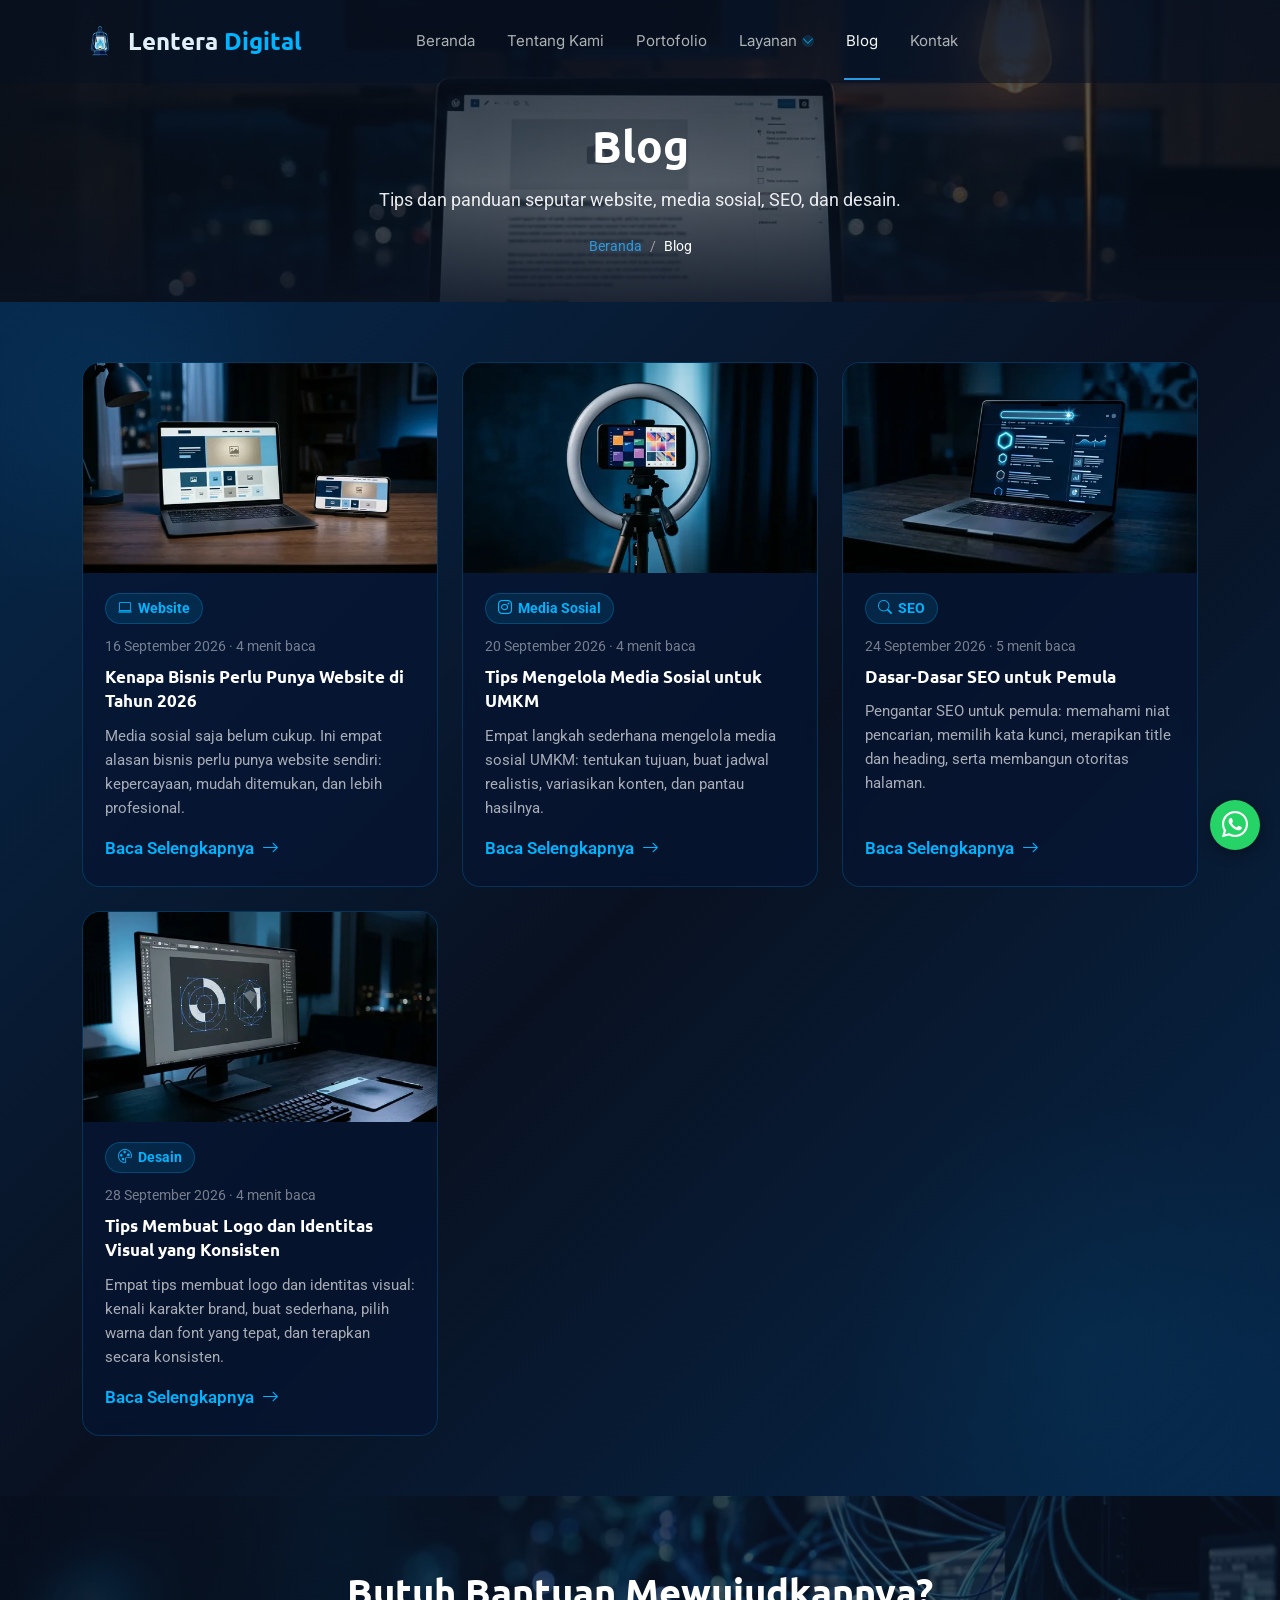
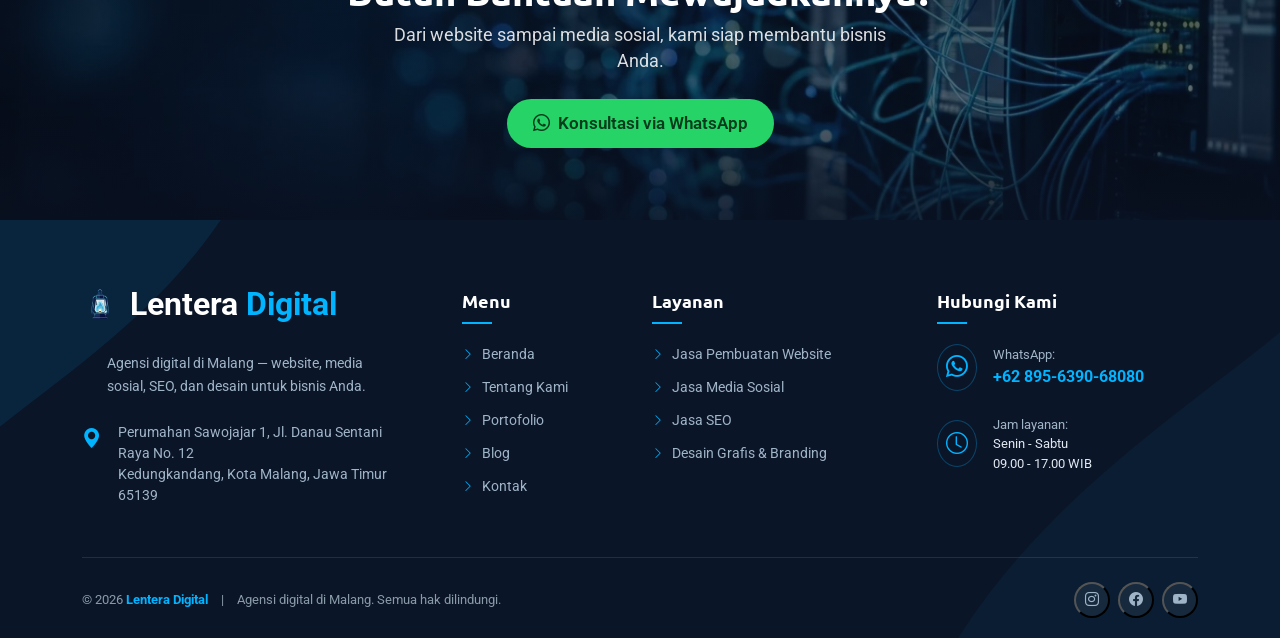
<file: blog.html>
﻿<!DOCTYPE html>

<html lang="id">
<head>
<meta charset="utf-8"/>
  <link rel="icon" type="image/png" sizes="32x32" href="assets/img/favicon-32.png">
  <link rel="apple-touch-icon" sizes="180x180" href="assets/img/apple-touch-icon.png">
<meta content="width=device-width, initial-scale=1.0" name="viewport"/>
<title>Blog Website, Media Sosial, SEO &amp; Desain | Lentera Digital</title>
<meta content="Artikel seputar website, media sosial, SEO, dan desain grafis untuk membantu bisnis dan UMKM tampil lebih baik secara digital." name="description"/>
<meta content="blog digital marketing, tips website, tips media sosial umkm, dasar seo, tips desain logo" name="keywords"/>
<meta content="Lentera Digital" name="author"/>
<meta content="index, follow, max-image-preview:large, max-snippet:-1" name="robots"/>
<meta content="#091121" name="theme-color"/>
<link href="https://www.lenteradigital.id/blog.html" rel="canonical"/>
<meta content="ID-JI" name="geo.region"/>
<meta content="Malang" name="geo.placename"/>
<meta content="id_ID" property="og:locale"/>
<meta content="website" property="og:type"/>
<meta content="Lentera Digital" property="og:site_name"/>
<meta content="Blog Website, Media Sosial, SEO &amp; Desain | Lentera Digital" property="og:title"/>
<meta content="Artikel seputar website, media sosial, SEO, dan desain grafis untuk membantu bisnis dan UMKM tampil lebih baik secara digital." property="og:description"/>
<meta content="https://www.lenteradigital.id/blog.html" property="og:url"/>
<meta content="https://www.lenteradigital.id/assets/img/og-default.jpg" property="og:image"/>
<meta content="summary_large_image" name="twitter:card"/>
<meta content="Blog Website, Media Sosial, SEO &amp; Desain | Lentera Digital" name="twitter:title"/>
<meta content="Artikel seputar website, media sosial, SEO, dan desain grafis untuk membantu bisnis dan UMKM tampil lebih baik secara digital." name="twitter:description"/>
<meta content="https://www.lenteradigital.id/assets/img/og-default.jpg" name="twitter:image"/>
<script type="application/ld+json">{"@context": "https://schema.org", "@graph": [{"@type": ["Organization", "ProfessionalService"], "@id": "https://www.lenteradigital.id/#org", "name": "Lentera Digital", "url": "https://www.lenteradigital.id/", "logo": {"@type": "ImageObject", "url": "https://www.lenteradigital.id/assets/img/logo.webp", "width": 512, "height": 512}, "image": "https://www.lenteradigital.id/assets/img/og-default.jpg", "telephone": "+62 895-6390-68080", "priceRange": "$$", "description": "Agensi digital di Malang: jasa pembuatan website, media sosial, SEO, serta desain grafis dan branding.", "address": {"@type": "PostalAddress", "streetAddress": "Perumahan Sawojajar 1, Jl. Danau Sentani Raya No. 12", "addressLocality": "Kota Malang", "addressRegion": "Jawa Timur", "postalCode": "65139", "addressCountry": "ID"}, "areaServed": [{"@type": "City", "name": "Malang"}, {"@type": "Country", "name": "Indonesia"}], "openingHoursSpecification": [{"@type": "OpeningHoursSpecification", "dayOfWeek": ["Monday", "Tuesday", "Wednesday", "Thursday", "Friday", "Saturday"], "opens": "09:00", "closes": "17:00"}], "contactPoint": {"@type": "ContactPoint", "telephone": "+62 895-6390-68080", "contactType": "customer service", "availableLanguage": "Indonesian"}}, {"@type": "WebSite", "@id": "https://www.lenteradigital.id/#website", "url": "https://www.lenteradigital.id/", "name": "Lentera Digital", "inLanguage": "id-ID", "publisher": {"@id": "https://www.lenteradigital.id/#org"}}, {"@type": "BreadcrumbList", "itemListElement": [{"@type": "ListItem", "position": 1, "name": "Beranda", "item": "https://www.lenteradigital.id/"}, {"@type": "ListItem", "position": 2, "name": "Blog", "item": "https://www.lenteradigital.id/blog.html"}]}, {"@type": "Blog", "@id": "https://www.lenteradigital.id/blog.html#blog", "name": "Blog Lentera Digital", "url": "https://www.lenteradigital.id/blog.html", "inLanguage": "id-ID", "publisher": {"@id": "https://www.lenteradigital.id/#org"}, "blogPost": [{"@type": "BlogPosting", "headline": "Kenapa Bisnis Perlu Punya Website di Tahun 2026", "url": "https://www.lenteradigital.id/blog/kenapa-bisnis-perlu-website.html", "datePublished": "2026-09-16"}, {"@type": "BlogPosting", "headline": "Tips Mengelola Media Sosial untuk UMKM", "url": "https://www.lenteradigital.id/blog/tips-media-sosial-umkm.html", "datePublished": "2026-09-20"}, {"@type": "BlogPosting", "headline": "Dasar-Dasar SEO untuk Pemula", "url": "https://www.lenteradigital.id/blog/dasar-dasar-seo-pemula.html", "datePublished": "2026-09-24"}, {"@type": "BlogPosting", "headline": "Tips Membuat Logo dan Identitas Visual yang Konsisten", "url": "https://www.lenteradigital.id/blog/tips-membuat-logo-identitas-visual.html", "datePublished": "2026-09-28"}]}]}</script>
<meta content="1200" property="og:image:width"/>
<meta content="630" property="og:image:height"/>
<meta content="Ilustrasi ruang kerja agensi digital" property="og:image:alt"/>
<link rel="preload" as="font" type="font/woff2" crossorigin href="assets/fonts/roboto-variable-latin-normal.woff2">
<link rel="preload" as="font" type="font/woff2" crossorigin href="assets/fonts/inter-400-normal.woff2">
<link href="assets/css/site.v1.min.css" rel="stylesheet"/>
</head>
<body class="inner-page" data-wa="62895639068080">
<header class="header d-flex align-items-center fixed-top" id="header">
<div class="container position-relative d-flex align-items-center">
<a aria-label="Lentera Digital - Beranda" class="logo d-flex align-items-center" href="index.html">
<img src="assets/img/logo-128.webp" alt="Lentera Digital" width="38" height="38">
<span class="sitename">Lentera <span class="accent">Digital</span></span>
</a>
<nav aria-label="Menu utama" class="navmenu mx-auto" id="navmenu">
<ul>
<li><a class="" href="index.html">Beranda</a></li>
<li><a href="tentang-kami.html">Tentang Kami</a></li>
<li><a href="portofolio.html">Portofolio</a></li>
<li class="dropdown"><a href="layanan.html"><span>Layanan</span> <i class="bi bi-chevron-down toggle-dropdown"></i></a><ul><li><a href="layanan/website.html">Jasa Pembuatan Website</a></li><li><a href="layanan/media-sosial.html">Jasa Media Sosial</a></li><li><a href="layanan/seo.html">Jasa SEO</a></li><li><a href="layanan/desain-grafis.html">Desain Grafis &amp; Branding</a></li></ul></li>
<li><a class="active" href="blog.html">Blog</a></li>
<li><a href="kontak.html">Kontak</a></li>
</ul>
<button type="button"  aria-expanded="false" aria-label="Buka menu" class="mobile-nav-toggle d-xl-none bi bi-list" role="button" style="background:none;border:none;padding:0;" aria-label="Buka menu" aria-expanded="false"></button>
</nav>
</div>
</header>
<main class="main">
<section class="page-hero" style="background-image:url('assets/img/hero/hero-blog.webp')">
<div class="container">
<h1>Blog</h1>
<p>Tips dan panduan seputar website, media sosial, SEO, dan desain.</p>
<nav aria-label="Breadcrumb"><ol><li><a href="index.html">Beranda</a></li><li aria-current="page">Blog</li></ol></nav>
</div>
</section>
<section class="section" style="background: linear-gradient(135deg, #06284c 0%, #091121 50%, #06284c 100%); position: relative; overflow: hidden;">
<div style="position:absolute; top:-80px; left:-80px; width:400px; height:400px; border-radius:50%; background: radial-gradient(circle, rgba(0,180,255,0.08) 0%, transparent 70%); pointer-events:none;"></div>
<div style="position:absolute; bottom:-100px; right:-60px; width:500px; height:500px; border-radius:50%; background: radial-gradient(circle, rgba(0,180,255,0.06) 0%, transparent 70%); pointer-events:none;"></div>

<div class="container" style="position:relative; z-index:2;">
<div class="row g-4">
<div class="col-md-6 col-lg-4">
<div class="blog-card-new">
<div class="bc-img-wrap">
<img alt="Ilustrasi website bisnis di laptop dan ponsel" class="bc-img" loading="lazy" src="assets/img/artikel/artikel-kenapa-bisnis-perlu-website.webp" srcset="assets/img/artikel/artikel-kenapa-bisnis-perlu-website-640.webp 640w, assets/img/artikel/artikel-kenapa-bisnis-perlu-website.webp 1376w" sizes="(max-width: 768px) 100vw, 360px" width="1376" height="768""/ decoding="async">
</div>
<div class="bc-body">
<span class="bc-cat"><i class="bi bi-laptop"></i> Website</span>
<div class="bc-meta">16 September 2026 · 4 menit baca</div>
<div class="bc-title"><a class="bc-title-link" href="blog/kenapa-bisnis-perlu-website.html">Kenapa Bisnis Perlu Punya Website di Tahun 2026</a></div>
<div class="bc-desc">Media sosial saja belum cukup. Ini empat alasan bisnis perlu punya website sendiri: kepercayaan, mudah ditemukan, dan lebih profesional.</div>
<a class="bc-link" href="blog/kenapa-bisnis-perlu-website.html">Baca Selengkapnya <i class="bi bi-arrow-right"></i></a>
</div>
</div>
</div>
<div class="col-md-6 col-lg-4">
<div class="blog-card-new">
<div class="bc-img-wrap">
<img alt="Ilustrasi konten media sosial di ponsel" class="bc-img" loading="lazy" src="assets/img/artikel/artikel-tips-media-sosial-umkm.webp" srcset="assets/img/artikel/artikel-tips-media-sosial-umkm-640.webp 640w, assets/img/artikel/artikel-tips-media-sosial-umkm.webp 1376w" sizes="(max-width: 768px) 100vw, 360px" width="1376" height="768""/ decoding="async">
</div>
<div class="bc-body">
<span class="bc-cat"><i class="bi bi-instagram"></i> Media Sosial</span>
<div class="bc-meta">20 September 2026 · 4 menit baca</div>
<div class="bc-title"><a class="bc-title-link" href="blog/tips-media-sosial-umkm.html">Tips Mengelola Media Sosial untuk UMKM</a></div>
<div class="bc-desc">Empat langkah sederhana mengelola media sosial UMKM: tentukan tujuan, buat jadwal realistis, variasikan konten, dan pantau hasilnya.</div>
<a class="bc-link" href="blog/tips-media-sosial-umkm.html">Baca Selengkapnya <i class="bi bi-arrow-right"></i></a>
</div>
</div>
</div>
<div class="col-md-6 col-lg-4">
<div class="blog-card-new">
<div class="bc-img-wrap">
<img alt="Ilustrasi hasil pencarian dan peringkat SEO" class="bc-img" loading="lazy" src="assets/img/artikel/artikel-dasar-seo-pemula.webp" srcset="assets/img/artikel/artikel-dasar-seo-pemula-640.webp 640w, assets/img/artikel/artikel-dasar-seo-pemula.webp 1376w" sizes="(max-width: 768px) 100vw, 360px" width="1376" height="768""/ decoding="async">
</div>
<div class="bc-body">
<span class="bc-cat"><i class="bi bi-search"></i> SEO</span>
<div class="bc-meta">24 September 2026 · 5 menit baca</div>
<div class="bc-title"><a class="bc-title-link" href="blog/dasar-dasar-seo-pemula.html">Dasar-Dasar SEO untuk Pemula</a></div>
<div class="bc-desc">Pengantar SEO untuk pemula: memahami niat pencarian, memilih kata kunci, merapikan title dan heading, serta membangun otoritas halaman.</div>
<a class="bc-link" href="blog/dasar-dasar-seo-pemula.html">Baca Selengkapnya <i class="bi bi-arrow-right"></i></a>
</div>
</div>
</div>
<div class="col-md-6 col-lg-4">
<div class="blog-card-new">
<div class="bc-img-wrap">
<img alt="Ilustrasi tips membuat logo dan identitas visual" class="bc-img" loading="lazy" src="assets/img/artikel/artikel-tips-membuat-logo.webp" srcset="assets/img/artikel/artikel-tips-membuat-logo-640.webp 640w, assets/img/artikel/artikel-tips-membuat-logo.webp 1376w" sizes="(max-width: 768px) 100vw, 360px" width="1376" height="768""/ decoding="async">
</div>
<div class="bc-body">
<span class="bc-cat"><i class="bi bi-palette"></i> Desain</span>
<div class="bc-meta">28 September 2026 · 4 menit baca</div>
<div class="bc-title"><a class="bc-title-link" href="blog/tips-membuat-logo-identitas-visual.html">Tips Membuat Logo dan Identitas Visual yang Konsisten</a></div>
<div class="bc-desc">Empat tips membuat logo dan identitas visual: kenali karakter brand, buat sederhana, pilih warna dan font yang tepat, dan terapkan secara konsisten.</div>
<a class="bc-link" href="blog/tips-membuat-logo-identitas-visual.html">Baca Selengkapnya <i class="bi bi-arrow-right"></i></a>
</div>
</div>
</div>
</div>
</div>
</section>
<section class="cta-img section" data-bg="assets/img/cta-background.webp" style="background-color: #0b1528;">
<div class="container">
<h2>Butuh Bantuan Mewujudkannya?</h2>
<p>Dari website sampai media sosial, kami siap membantu bisnis Anda.</p>
<a class="btn-wa" href="https://wa.me/62895639068080?text=Halo%2C%20saya%20ingin%20konsultasi%20tentang%20layanan%20Lentera%20Digital." rel="noopener" target="_blank"><i class="bi bi-whatsapp"></i> Konsultasi via WhatsApp</a>
</div>
</section>
</main>
<footer class="fs-m footer" id="footer" style="background-color: #0b1528; color: #b0c4de; position: relative; overflow: hidden; padding: 60px 0 20px; font-size: 14px;">
<!-- Wave decorations -->
<svg style="position: absolute; top: -50px; left: -50px; width: 300px; height: 300px; opacity: 0.1; pointer-events: none;" viewbox="0 0 200 200" xmlns="http://www.w3.org/2000/svg">
<path d="M0,0 L200,0 C150,100 50,150 0,200 Z" fill="#00b4ff"></path>
</svg>
<svg style="position: absolute; bottom: -50px; right: -50px; width: 400px; height: 400px; opacity: 0.05; pointer-events: none;" viewbox="0 0 200 200" xmlns="http://www.w3.org/2000/svg">
<path d="M200,200 L0,200 C50,100 150,50 200,0 Z" fill="#00b4ff"></path>
</svg>
<div class="container" style="position: relative; z-index: 1;">
<div class="row gy-4 mb-5">
<!-- Col 1 -->
<div class="col-lg-4 col-md-12 pe-lg-5">
<a class="d-flex align-items-center mb-4" href="index.html" style="text-decoration: none;"><img src="assets/img/logo-128.webp" alt="Lentera Digital" style="max-height:46px;width:auto;margin-right:12px;" width="36" height="36"><span style="font-size: 32px; font-weight: 700; color: #fff;">Lentera <span style="color: #00b4ff;">Digital</span></span>
</a>
<p style="color: #a0b4c8; line-height: 1.6; margin-bottom: 25px; padding-left: 25px;">Agensi digital di Malang — website, media sosial, SEO, dan desain untuk bisnis Anda.</p>
<div class="d-flex align-items-start gap-3">
<i class="bi bi-geo-alt-fill" style="color: #00b4ff; font-size: 20px; margin-top: 2px;"></i>
<p style="color: #a0b4c8; line-height: 1.5; margin: 0;">Perumahan Sawojajar 1, Jl. Danau Sentani Raya No. 12<br/>Kedungkandang, Kota Malang, Jawa Timur 65139</p>
</div>
</div>
<!-- Col 2 -->
<div class="col-lg-2 col-md-4" style="padding-top:10px;">
<h2 class="h4" style="color: #fff; font-size: 18px; font-weight: 600; margin-bottom: 20px; position: relative; padding-bottom: 12px;">Menu
            <span style="position: absolute; left: 0; bottom: 0; width: 30px; height: 2px; background: #00b4ff;"></span>
</h2>
<ul class="footer-links-list" style="list-style: none; padding: 0; margin: 0;">
<li style="margin-bottom: 12px;"><a href="index.html" style="color: #a0b4c8; text-decoration: none; display: flex; align-items: center; gap: 8px; transition: color 0.3s;"><i class="fs-m bi bi-chevron-right" style="color: #00b4ff; font-size: 12px;"></i> Beranda</a></li>
<li style="margin-bottom: 12px;"><a href="tentang-kami.html" style="color: #a0b4c8; text-decoration: none; display: flex; align-items: center; gap: 8px; transition: color 0.3s;"><i class="fs-m bi bi-chevron-right" style="color: #00b4ff; font-size: 12px;"></i> Tentang Kami</a></li>
<li style="margin-bottom: 12px;"><a href="portofolio.html" style="color: #a0b4c8; text-decoration: none; display: flex; align-items: center; gap: 8px; transition: color 0.3s;"><i class="fs-m bi bi-chevron-right" style="color: #00b4ff; font-size: 12px;"></i> Portofolio</a></li>
<li style="margin-bottom: 12px;"><a href="blog.html" style="color: #a0b4c8; text-decoration: none; display: flex; align-items: center; gap: 8px; transition: color 0.3s;"><i class="fs-m bi bi-chevron-right" style="color: #00b4ff; font-size: 12px;"></i> Blog</a></li>
<li style="margin-bottom: 12px;"><a href="kontak.html" style="color: #a0b4c8; text-decoration: none; display: flex; align-items: center; gap: 8px; transition: color 0.3s;"><i class="fs-m bi bi-chevron-right" style="color: #00b4ff; font-size: 12px;"></i> Kontak</a></li>
</ul>
</div>
<!-- Col 3 -->
<div class="col-lg-3 col-md-4" style="padding-top:10px;">
<h2 class="h4" style="color: #fff; font-size: 18px; font-weight: 600; margin-bottom: 20px; position: relative; padding-bottom: 12px;">Layanan
            <span style="position: absolute; left: 0; bottom: 0; width: 30px; height: 2px; background: #00b4ff;"></span>
</h2>
<ul class="footer-links-list" style="list-style: none; padding: 0; margin: 0;">
<li style="margin-bottom: 12px;"><a href="layanan/website.html" style="color: #a0b4c8; text-decoration: none; display: flex; align-items: center; gap: 8px; transition: color 0.3s;"><i class="fs-m bi bi-chevron-right" style="color: #00b4ff; font-size: 12px;"></i> Jasa Pembuatan Website</a></li>
<li style="margin-bottom: 12px;"><a href="layanan/media-sosial.html" style="color: #a0b4c8; text-decoration: none; display: flex; align-items: center; gap: 8px; transition: color 0.3s;"><i class="fs-m bi bi-chevron-right" style="color: #00b4ff; font-size: 12px;"></i> Jasa Media Sosial</a></li>
<li style="margin-bottom: 12px;"><a href="layanan/seo.html" style="color: #a0b4c8; text-decoration: none; display: flex; align-items: center; gap: 8px; transition: color 0.3s;"><i class="fs-m bi bi-chevron-right" style="color: #00b4ff; font-size: 12px;"></i> Jasa SEO</a></li>
<li style="margin-bottom: 12px;"><a href="layanan/desain-grafis.html" style="color: #a0b4c8; text-decoration: none; display: flex; align-items: center; gap: 8px; transition: color 0.3s;"><i class="fs-m bi bi-chevron-right" style="color: #00b4ff; font-size: 12px;"></i> Desain Grafis &amp; Branding</a></li>
</ul>
</div>
<!-- Col 4 -->
<div class="col-lg-3 col-md-4" style="padding-top:10px;">
<h2 class="h4" style="color: #fff; font-size: 18px; font-weight: 600; margin-bottom: 20px; position: relative; padding-bottom: 12px;">Hubungi Kami
            <span style="position: absolute; left: 0; bottom: 0; width: 30px; height: 2px; background: #00b4ff;"></span>
</h2>
<div class="d-flex align-items-center gap-3 mb-4">
<i class="bi bi-whatsapp" style="color: #00b4ff; font-size: 22px; border: 1px solid rgba(0,180,255,0.3); border-radius: 50%; padding: 6px 8px;"></i>
<div>
<p class="fs-m" style="color: #a0b4c8; margin: 0; font-size: 13px;">WhatsApp:</p>
<a href="https://wa.me/62895639068080" class="fs-m" style="color: #00b4ff; font-weight: 700; text-decoration: none; font-size: 16px; display: inline-block; white-space: nowrap;">+62 895-6390-68080</a>
</div>
</div>
<div class="d-flex align-items-center gap-3">
<i class="bi bi-clock" style="color: #00b4ff; font-size: 22px; border: 1px solid rgba(0,180,255,0.3); border-radius: 50%; padding: 6px 8px;"></i>
<div>
<p class="fs-m" style="color: #a0b4c8; margin: 0; font-size: 13px;">Jam layanan:</p>
<p class="fs-m" style="color: #e0e8f0; margin: 0; font-size: 13px;">Senin - Sabtu<br/>09.00 - 17.00 WIB</p>
</div>
</div>
</div>
</div>
<div class="d-flex flex-column flex-md-row justify-content-between align-items-center pt-4" style="border-top: 1px solid rgba(255,255,255,0.1);">
<p class="fs-m" style="color: #8a9ba8; margin: 0; font-size: 13px;">© 2026 <strong style="color:#00b4ff;">Lentera Digital</strong> <span style="margin:0 10px;">|</span> Agensi digital di Malang. Semua hak dilindungi.</p>
<div class="d-flex gap-2 mt-3 mt-md-0">
<button type="button"  aria-label="Social Link"  style="width: 36px; height: 36px; background: rgba(255,255,255,0.05); border-radius: 50%; display: flex; justify-content: center; align-items: center; color: #a0b4c8; text-decoration: none; transition: background 0.3s;"><i class="bi bi-instagram"></i></button>
<button type="button"  aria-label="Social Link"  style="width: 36px; height: 36px; background: rgba(255,255,255,0.05); border-radius: 50%; display: flex; justify-content: center; align-items: center; color: #a0b4c8; text-decoration: none; transition: background 0.3s;"><i class="bi bi-facebook"></i></button>
<button type="button"  aria-label="Social Link"  style="width: 36px; height: 36px; background: rgba(255,255,255,0.05); border-radius: 50%; display: flex; justify-content: center; align-items: center; color: #a0b4c8; text-decoration: none; transition: background 0.3s;"><i class="bi bi-youtube"></i></button>
</div>
</div>
</div>

</footer>
<a aria-label="Chat WhatsApp" class="float-wa" href="https://wa.me/62895639068080?text=Halo%2C%20saya%20ingin%20bertanya%20tentang%20layanan%20Lentera%20Digital." rel="noopener" target="_blank"><i class="bi bi-whatsapp"></i></a>
<button type="button"  aria-label="Social Link" aria-label="Ke atas" class="scroll-top d-flex align-items-center justify-content-center"  id="scroll-top" aria-label="Ke atas"><i class="bi bi-arrow-up-short"></i></button>
<script src="assets/js/main.v1.js"></script>
</body>
</html>
</file>
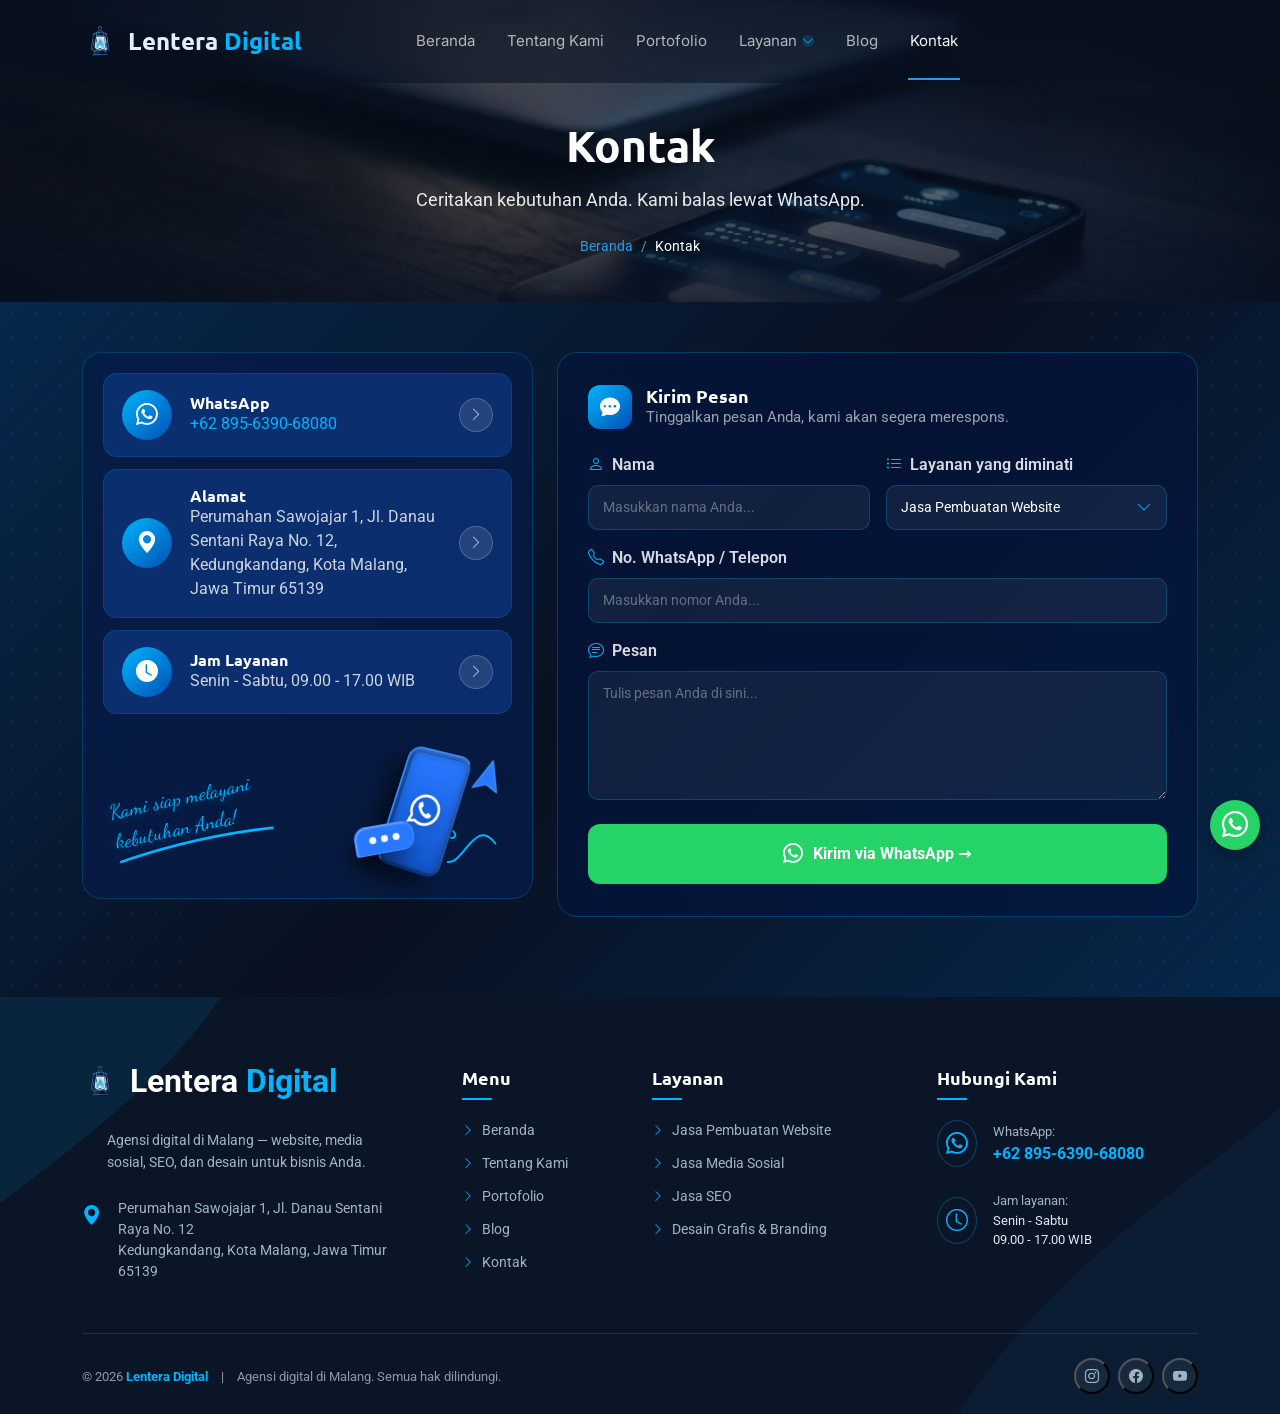
<file: kontak.html>
<!DOCTYPE html>

<html lang="id">
<head>
<meta charset="utf-8"/>
  <link rel="icon" type="image/png" sizes="32x32" href="assets/img/favicon-32.png">
  <link rel="apple-touch-icon" sizes="180x180" href="assets/img/apple-touch-icon.png">
<meta content="width=device-width, initial-scale=1.0" name="viewport"/>
<title>Kontak | Hubungi Lentera Digital via WhatsApp</title>
<meta content="Hubungi Lentera Digital di Malang lewat WhatsApp +62 895-6390-68080 untuk konsultasi pembuatan website, media sosial, SEO, dan desain grafis." name="description"/>
<meta content="kontak agensi digital malang, whatsapp jasa website, konsultasi website, alamat agensi digital malang" name="keywords"/>
<meta content="Lentera Digital" name="author"/>
<meta content="index, follow, max-image-preview:large, max-snippet:-1" name="robots"/>
<meta content="#091121" name="theme-color"/>
<link href="https://www.lenteradigital.id/kontak.html" rel="canonical"/>
<meta content="ID-JI" name="geo.region"/>
<meta content="Malang" name="geo.placename"/>
<meta content="id_ID" property="og:locale"/>
<meta content="website" property="og:type"/>
<meta content="Lentera Digital" property="og:site_name"/>
<meta content="Kontak | Hubungi Lentera Digital via WhatsApp" property="og:title"/>
<meta content="Hubungi Lentera Digital di Malang lewat WhatsApp +62 895-6390-68080 untuk konsultasi pembuatan website, media sosial, SEO, dan desain grafis." property="og:description"/>
<meta content="https://www.lenteradigital.id/kontak.html" property="og:url"/>
<meta content="https://www.lenteradigital.id/assets/img/og-default.jpg" property="og:image"/>
<meta content="summary_large_image" name="twitter:card"/>
<meta content="Kontak | Hubungi Lentera Digital via WhatsApp" name="twitter:title"/>
<meta content="Hubungi Lentera Digital di Malang lewat WhatsApp +62 895-6390-68080 untuk konsultasi pembuatan website, media sosial, SEO, dan desain grafis." name="twitter:description"/>
<meta content="https://www.lenteradigital.id/assets/img/og-default.jpg" name="twitter:image"/>
<script type="application/ld+json">{"@context": "https://schema.org", "@graph": [{"@type": ["Organization", "ProfessionalService"], "@id": "https://www.lenteradigital.id/#org", "name": "Lentera Digital", "url": "https://www.lenteradigital.id/", "logo": {"@type": "ImageObject", "url": "https://www.lenteradigital.id/assets/img/logo.webp", "width": 512, "height": 512}, "image": "https://www.lenteradigital.id/assets/img/og-default.jpg", "telephone": "+62 895-6390-68080", "priceRange": "$$", "description": "Agensi digital di Malang: jasa pembuatan website, media sosial, SEO, serta desain grafis dan branding.", "address": {"@type": "PostalAddress", "streetAddress": "Perumahan Sawojajar 1, Jl. Danau Sentani Raya No. 12", "addressLocality": "Kota Malang", "addressRegion": "Jawa Timur", "postalCode": "65139", "addressCountry": "ID"}, "areaServed": [{"@type": "City", "name": "Malang"}, {"@type": "Country", "name": "Indonesia"}], "openingHoursSpecification": [{"@type": "OpeningHoursSpecification", "dayOfWeek": ["Monday", "Tuesday", "Wednesday", "Thursday", "Friday", "Saturday"], "opens": "09:00", "closes": "17:00"}], "contactPoint": {"@type": "ContactPoint", "telephone": "+62 895-6390-68080", "contactType": "customer service", "availableLanguage": "Indonesian"}}, {"@type": "WebSite", "@id": "https://www.lenteradigital.id/#website", "url": "https://www.lenteradigital.id/", "name": "Lentera Digital", "inLanguage": "id-ID", "publisher": {"@id": "https://www.lenteradigital.id/#org"}}, {"@type": "BreadcrumbList", "itemListElement": [{"@type": "ListItem", "position": 1, "name": "Beranda", "item": "https://www.lenteradigital.id/"}, {"@type": "ListItem", "position": 2, "name": "Kontak", "item": "https://www.lenteradigital.id/kontak.html"}]}, {"@type": "ContactPage", "@id": "https://www.lenteradigital.id/kontak.html#page", "url": "https://www.lenteradigital.id/kontak.html", "name": "Kontak Lentera Digital", "about": {"@id": "https://www.lenteradigital.id/#org"}}]}</script>
<meta content="1200" property="og:image:width"/>
<meta content="630" property="og:image:height"/>
<meta content="Ilustrasi ruang kerja agensi digital" property="og:image:alt"/>
<link rel="preload" as="font" type="font/woff2" crossorigin href="assets/fonts/roboto-variable-latin-normal.woff2">
<link rel="preload" as="font" type="font/woff2" crossorigin href="assets/fonts/inter-400-normal.woff2">
<link href="assets/css/site.v1.min.css" rel="stylesheet"/>

</head>
<body class="inner-page" data-wa="62895639068080">
<header class="header d-flex align-items-center fixed-top" id="header">
<div class="container position-relative d-flex align-items-center">
<a aria-label="Lentera Digital - Beranda" class="logo d-flex align-items-center" href="index.html">
<img src="assets/img/logo-128.webp" alt="Lentera Digital" width="38" height="38">
<span class="sitename">Lentera <span class="accent">Digital</span></span>
</a>
<nav aria-label="Menu utama" class="navmenu mx-auto" id="navmenu">
<ul>
<li><a class="" href="index.html">Beranda</a></li>
<li><a href="tentang-kami.html">Tentang Kami</a></li>
<li><a href="portofolio.html">Portofolio</a></li>
<li class="dropdown"><a href="layanan.html"><span>Layanan</span> <i class="bi bi-chevron-down toggle-dropdown"></i></a><ul><li><a href="layanan/website.html">Jasa Pembuatan Website</a></li><li><a href="layanan/media-sosial.html">Jasa Media Sosial</a></li><li><a href="layanan/seo.html">Jasa SEO</a></li><li><a href="layanan/desain-grafis.html">Desain Grafis &amp; Branding</a></li></ul></li>
<li><a href="blog.html">Blog</a></li>
<li><a class="active" href="kontak.html">Kontak</a></li>
</ul>
<button type="button"  aria-expanded="false" aria-label="Buka menu" class="mobile-nav-toggle d-xl-none bi bi-list" role="button" style="background:none;border:none;padding:0;" aria-label="Buka menu" aria-expanded="false"></button>
</nav>
</div>
</header>
<main class="main"> <section class="page-hero" style="background-image:url('assets/img/hero/hero-kontak.webp')">
<div class="container">
<h1>Kontak</h1>
<p>Ceritakan kebutuhan Anda. Kami balas lewat WhatsApp.</p>
<nav aria-label="Breadcrumb"><ol><li><a href="index.html">Beranda</a></li><li aria-current="page">Kontak</li></ol></nav>
</div>
</section>
<section class="section" style="background: linear-gradient(135deg, #06284c 0%, #091121 50%, #06284c 100%); padding: 50px 0 80px; position: relative; overflow: hidden;">
<!-- Dot pattern dekorasi -->
<div style="position:absolute;top:0;left:0;width:200px;height:100%;background-image:radial-gradient(circle, rgba(0,180,255,0.12) 1px, transparent 1px);background-size:24px 24px;pointer-events:none;"></div>
<div style="position:absolute;top:0;right:0;width:200px;height:100%;background-image:radial-gradient(circle, rgba(0,180,255,0.12) 1px, transparent 1px);background-size:24px 24px;pointer-events:none;"></div>


<div class="container">
<div class="row g-4 align-items-start">
<!-- Kiri: Info Kontak -->
<div class="col-lg-5">
<!-- Wrapper container untuk semua kartu -->
<div style="background:rgba(6,28,70,0.85);border:1px solid rgba(0,180,255,0.2);border-radius:20px;padding:20px;backdrop-filter:blur(10px);">
<!-- WA Card -->
<div class="kontak-info-card">
<div class="ki-icon"><i class="bi bi-whatsapp"></i></div>
<div class="ki-body">
<h2 class="h3 mb-0">WhatsApp</h2>
<a href="https://wa.me/62895639068080" rel="noopener" target="_blank">+62 895-6390-68080</a>
</div>
<div class="ki-arrow"><i class="bi bi-chevron-right"></i></div>
</div>
<!-- Alamat Card -->
<div class="kontak-info-card">
<div class="ki-icon"><i class="bi bi-geo-alt-fill"></i></div>
<div class="ki-body">
<h2 class="h3 mb-0">Alamat</h2>
<p>Perumahan Sawojajar 1, Jl. Danau Sentani Raya No. 12, Kedungkandang, Kota Malang, Jawa Timur 65139</p>
</div>
<div class="ki-arrow"><i class="bi bi-chevron-right"></i></div>
</div>
<!-- Jam Layanan Card -->
<div class="kontak-info-card" style="margin-bottom:0;">
<div class="ki-icon"><i class="bi bi-clock-fill"></i></div>
<div class="ki-body">
<h2 class="h3 mb-0">Jam Layanan</h2>
<p>Senin - Sabtu, 09.00 - 17.00 WIB</p>
</div>
<div class="ki-arrow"><i class="bi bi-chevron-right"></i></div>
</div>
<!-- Script text + phone illustration -->
<div class="d-flex align-items-center gap-3 mt-4 px-2">
<div style="position:relative; z-index:2;">
<div class="kontak-script">Kami siap melayani<br/>kebutuhan Anda!</div>
<!-- Garis coretan bawah -->
<svg fill="none" preserveaspectratio="none" style="position:absolute; bottom:-8px; left:5%; width:110%; height:15px; transform: rotate(-12deg);" viewbox="0 0 100 15">
<path d="M0,10 Q50,0 100,8" stroke="#00b4ff" stroke-linecap="round" stroke-width="2.5"></path>
</svg>
</div>
<!-- Phone 3D CSS Illustration -->
<div style="margin-left:auto;flex-shrink:0;position:relative;width:160px;height:140px;">
<!-- Curly background line -->
<svg fill="none" style="position:absolute; bottom:15px; right:5px; width:60px; height:50px; transform: rotate(-10deg);" viewbox="0 0 60 50" xmlns="http://www.w3.org/2000/svg">
<path d="M5 45 C 20 50, 40 5, 55 35" fill="none" stroke="#00b4ff" stroke-linecap="round" stroke-width="2"></path>
<path d="M15 15 C 20 20, 15 25, 10 20" fill="none" stroke="#00b4ff" stroke-linecap="round" stroke-width="2"></path>
</svg>
<!-- Paper Plane -->
<div style="position:absolute; top:25px; right:0px; transform: rotate(-25deg); filter: drop-shadow(0 5px 10px rgba(0,0,0,0.3)); z-index: 5;">
<svg fill="#2979ff" height="36" viewbox="0 0 24 24" width="36" xmlns="http://www.w3.org/2000/svg">
<path d="M2 12L22 2L15 22L11 14L2 12Z" stroke="#4488ff" stroke-linejoin="round" stroke-width="1"></path>
</svg>
</div>
<!-- Phone Body -->
<div style="position:absolute; top:10px; left:45px; width:70px; height:125px; background:linear-gradient(135deg, #1a5bbf, #083885); border-radius:14px; transform: perspective(600px) rotateY(-20deg) rotateX(10deg) rotateZ(15deg); box-shadow: -15px 15px 25px rgba(0,0,0,0.5), inset 3px -3px 8px rgba(0,0,0,0.2), inset -2px 2px 4px rgba(255,255,255,0.2); border-left: 2px solid #3388ff; border-top: 2px solid #3388ff; border-right: 1px solid #002266; border-bottom: 1px solid #002266; display: flex; align-items: center; justify-content: center; z-index: 10;">
<!-- Screen -->
<div style="width:60px; height:115px; background:linear-gradient(180deg, #2979ff, #1155cc); border-radius:8px; display:flex; align-items:center; justify-content:center; box-shadow: inset 0 0 10px rgba(0,0,0,0.2);">
<!-- Logo -->
<div style="background:transparent; width: 42px; height: 42px; display:flex; align-items:center; justify-content:center;">
<i class="bi bi-whatsapp" style="color:white; font-size:32px; filter: drop-shadow(0 2px 4px rgba(0,0,0,0.2));"></i>
</div>
</div>
</div>
<!-- Chat Bubble -->
<div style="position:absolute; bottom:25px; left:10px; background:#2979ff; padding:10px 14px; border-radius:12px; border-bottom-left-radius: 2px; transform: perspective(400px) rotateY(10deg) rotateZ(-10deg); display:flex; gap:5px; box-shadow: -8px 12px 20px rgba(0,0,0,0.4), inset 1px 1px 2px rgba(255,255,255,0.4); z-index: 15; border: 1px solid #4488ff;">
<div style="width:7px; height:7px; background:white; border-radius:50%;"></div>
<div style="width:7px; height:7px; background:white; border-radius:50%;"></div>
<div style="width:7px; height:7px; background:white; border-radius:50%;"></div>
</div>
</div>
</div>
</div>
</div>
<!-- Kanan: Form -->
<div class="col-lg-7">
<div class="kontak-form-wrap">
<div class="kf-header">
<div class="kf-icon"><i class="bi bi-chat-dots-fill"></i></div>
<div class="kf-title">
<h2 class="h3 mb-0">Kirim Pesan</h2>
<p>Tinggalkan pesan Anda, kami akan segera merespons.</p>
</div>
</div>
<form id="wa-form">
<div class="row g-3 mb-3">
<div class="col-md-6">
<label for="nama"><i class="bi bi-person"></i> Nama</label>
<input autocomplete="name" class="form-control" id="nama" name="nama" placeholder="Masukkan nama Anda..." required=""/>
</div>
<div class="col-md-6">
<label for="layanan"><i class="bi bi-list-ul"></i> Layanan yang diminati</label>
<select class="form-select" id="layanan" name="layanan" required="">
<option value="Jasa Pembuatan Website">Jasa Pembuatan Website</option>
<option value="Jasa Media Sosial">Jasa Media Sosial</option>
<option value="Jasa SEO">Jasa SEO</option>
<option value="Desain Grafis &amp; Branding">Desain Grafis &amp; Branding</option>
</select>
</div>
</div>
<div class="mb-3">
<label for="telepon"><i class="bi bi-telephone"></i> No. WhatsApp / Telepon</label>
<input autocomplete="tel" class="form-control" id="telepon" name="telepon" placeholder="Masukkan nomor Anda..." type="tel"/>
</div>
<div class="mb-4">
<label for="pesan"><i class="bi bi-chat-text"></i> Pesan</label>
<textarea class="form-control" id="pesan" name="pesan" placeholder="Tulis pesan Anda di sini..." required="" rows="5"></textarea>
</div>
<button class="btn-wa-full" type="submit"><i class="bi bi-whatsapp" style="font-size:20px;"></i> Kirim via WhatsApp →</button>
</form>
</div>
</div>
</div>
</div>
</section>
</main>
<footer class="fs-m footer" id="footer" style="background-color: #0b1528; color: #b0c4de; position: relative; overflow: hidden; padding: 60px 0 20px; font-size: 14px;">
<!-- Wave decorations -->
<svg style="position: absolute; top: -50px; left: -50px; width: 300px; height: 300px; opacity: 0.1; pointer-events: none;" viewbox="0 0 200 200" xmlns="http://www.w3.org/2000/svg">
<path d="M0,0 L200,0 C150,100 50,150 0,200 Z" fill="#00b4ff"></path>
</svg>
<svg style="position: absolute; bottom: -50px; right: -50px; width: 400px; height: 400px; opacity: 0.05; pointer-events: none;" viewbox="0 0 200 200" xmlns="http://www.w3.org/2000/svg">
<path d="M200,200 L0,200 C50,100 150,50 200,0 Z" fill="#00b4ff"></path>
</svg>
<div class="container" style="position: relative; z-index: 1;">
<div class="row gy-4 mb-5">
<!-- Col 1 -->
<div class="col-lg-4 col-md-12 pe-lg-5">
<a class="d-flex align-items-center mb-4" href="index.html" style="text-decoration: none;"><img src="assets/img/logo-128.webp" alt="Lentera Digital" style="max-height:46px;width:auto;margin-right:12px;" width="36" height="36"><span style="font-size: 32px; font-weight: 700; color: #fff;">Lentera <span style="color: #00b4ff;">Digital</span></span>
</a>
<p style="color: #a0b4c8; line-height: 1.6; margin-bottom: 25px; padding-left: 25px;">Agensi digital di Malang — website, media sosial, SEO, dan desain untuk bisnis Anda.</p>
<div class="d-flex align-items-start gap-3">
<i class="bi bi-geo-alt-fill" style="color: #00b4ff; font-size: 20px; margin-top: 2px;"></i>
<p style="color: #a0b4c8; line-height: 1.5; margin: 0;">Perumahan Sawojajar 1, Jl. Danau Sentani Raya No. 12<br/>Kedungkandang, Kota Malang, Jawa Timur 65139</p>
</div>
</div>
<!-- Col 2 -->
<div class="col-lg-2 col-md-4" style="padding-top:10px;">
<h2 class="h4" style="color: #fff; font-size: 18px; font-weight: 600; margin-bottom: 20px; position: relative; padding-bottom: 12px;">Menu
            <span style="position: absolute; left: 0; bottom: 0; width: 30px; height: 2px; background: #00b4ff;"></span>
</h2>
<ul class="footer-links-list" style="list-style: none; padding: 0; margin: 0;">
<li style="margin-bottom: 12px;"><a href="index.html" style="color: #a0b4c8; text-decoration: none; display: flex; align-items: center; gap: 8px; transition: color 0.3s;"><i class="fs-m bi bi-chevron-right" style="color: #00b4ff; font-size: 12px;"></i> Beranda</a></li>
<li style="margin-bottom: 12px;"><a href="tentang-kami.html" style="color: #a0b4c8; text-decoration: none; display: flex; align-items: center; gap: 8px; transition: color 0.3s;"><i class="fs-m bi bi-chevron-right" style="color: #00b4ff; font-size: 12px;"></i> Tentang Kami</a></li>
<li style="margin-bottom: 12px;"><a href="portofolio.html" style="color: #a0b4c8; text-decoration: none; display: flex; align-items: center; gap: 8px; transition: color 0.3s;"><i class="fs-m bi bi-chevron-right" style="color: #00b4ff; font-size: 12px;"></i> Portofolio</a></li>
<li style="margin-bottom: 12px;"><a href="blog.html" style="color: #a0b4c8; text-decoration: none; display: flex; align-items: center; gap: 8px; transition: color 0.3s;"><i class="fs-m bi bi-chevron-right" style="color: #00b4ff; font-size: 12px;"></i> Blog</a></li>
<li style="margin-bottom: 12px;"><a href="kontak.html" style="color: #a0b4c8; text-decoration: none; display: flex; align-items: center; gap: 8px; transition: color 0.3s;"><i class="fs-m bi bi-chevron-right" style="color: #00b4ff; font-size: 12px;"></i> Kontak</a></li>
</ul>
</div>
<!-- Col 3 -->
<div class="col-lg-3 col-md-4" style="padding-top:10px;">
<h2 class="h4" style="color: #fff; font-size: 18px; font-weight: 600; margin-bottom: 20px; position: relative; padding-bottom: 12px;">Layanan
            <span style="position: absolute; left: 0; bottom: 0; width: 30px; height: 2px; background: #00b4ff;"></span>
</h2>
<ul class="footer-links-list" style="list-style: none; padding: 0; margin: 0;">
<li style="margin-bottom: 12px;"><a href="layanan/website.html" style="color: #a0b4c8; text-decoration: none; display: flex; align-items: center; gap: 8px; transition: color 0.3s;"><i class="fs-m bi bi-chevron-right" style="color: #00b4ff; font-size: 12px;"></i> Jasa Pembuatan Website</a></li>
<li style="margin-bottom: 12px;"><a href="layanan/media-sosial.html" style="color: #a0b4c8; text-decoration: none; display: flex; align-items: center; gap: 8px; transition: color 0.3s;"><i class="fs-m bi bi-chevron-right" style="color: #00b4ff; font-size: 12px;"></i> Jasa Media Sosial</a></li>
<li style="margin-bottom: 12px;"><a href="layanan/seo.html" style="color: #a0b4c8; text-decoration: none; display: flex; align-items: center; gap: 8px; transition: color 0.3s;"><i class="fs-m bi bi-chevron-right" style="color: #00b4ff; font-size: 12px;"></i> Jasa SEO</a></li>
<li style="margin-bottom: 12px;"><a href="layanan/desain-grafis.html" style="color: #a0b4c8; text-decoration: none; display: flex; align-items: center; gap: 8px; transition: color 0.3s;"><i class="fs-m bi bi-chevron-right" style="color: #00b4ff; font-size: 12px;"></i> Desain Grafis &amp; Branding</a></li>
</ul>
</div>
<!-- Col 4 -->
<div class="col-lg-3 col-md-4" style="padding-top:10px;">
<h2 class="h4" style="color: #fff; font-size: 18px; font-weight: 600; margin-bottom: 20px; position: relative; padding-bottom: 12px;">Hubungi Kami
            <span style="position: absolute; left: 0; bottom: 0; width: 30px; height: 2px; background: #00b4ff;"></span>
</h2>
<div class="d-flex align-items-center gap-3 mb-4">
<i class="bi bi-whatsapp" style="color: #00b4ff; font-size: 22px; border: 1px solid rgba(0,180,255,0.3); border-radius: 50%; padding: 6px 8px;"></i>
<div>
<p class="fs-m" style="color: #a0b4c8; margin: 0; font-size: 13px;">WhatsApp:</p>
<a href="https://wa.me/62895639068080" class="fs-m" style="color: #00b4ff; font-weight: 700; text-decoration: none; font-size: 16px; display: inline-block; white-space: nowrap;">+62 895-6390-68080</a>
</div>
</div>
<div class="d-flex align-items-center gap-3">
<i class="bi bi-clock" style="color: #00b4ff; font-size: 22px; border: 1px solid rgba(0,180,255,0.3); border-radius: 50%; padding: 6px 8px;"></i>
<div>
<p class="fs-m" style="color: #a0b4c8; margin: 0; font-size: 13px;">Jam layanan:</p>
<p class="fs-m" style="color: #e0e8f0; margin: 0; font-size: 13px;">Senin - Sabtu<br/>09.00 - 17.00 WIB</p>
</div>
</div>
</div>
</div>
<div class="d-flex flex-column flex-md-row justify-content-between align-items-center pt-4" style="border-top: 1px solid rgba(255,255,255,0.1);">
<p class="fs-m" style="color: #8a9ba8; margin: 0; font-size: 13px;">© 2026 <strong style="color:#00b4ff;">Lentera Digital</strong> <span style="margin:0 10px;">|</span> Agensi digital di Malang. Semua hak dilindungi.</p>
<div class="d-flex gap-2 mt-3 mt-md-0">
<button type="button"  aria-label="Social Link"  style="width: 36px; height: 36px; background: rgba(255,255,255,0.05); border-radius: 50%; display: flex; justify-content: center; align-items: center; color: #a0b4c8; text-decoration: none; transition: background 0.3s;"><i class="bi bi-instagram"></i></button>
<button type="button"  aria-label="Social Link"  style="width: 36px; height: 36px; background: rgba(255,255,255,0.05); border-radius: 50%; display: flex; justify-content: center; align-items: center; color: #a0b4c8; text-decoration: none; transition: background 0.3s;"><i class="bi bi-facebook"></i></button>
<button type="button"  aria-label="Social Link"  style="width: 36px; height: 36px; background: rgba(255,255,255,0.05); border-radius: 50%; display: flex; justify-content: center; align-items: center; color: #a0b4c8; text-decoration: none; transition: background 0.3s;"><i class="bi bi-youtube"></i></button>
</div>
</div>
</div>

</footer>
<a aria-label="Chat WhatsApp" class="float-wa" href="https://wa.me/62895639068080?text=Halo%2C%20saya%20ingin%20bertanya%20tentang%20layanan%20Lentera%20Digital." rel="noopener" target="_blank"><i class="bi bi-whatsapp"></i></a>
<button type="button"  aria-label="Social Link" aria-label="Ke atas" class="scroll-top d-flex align-items-center justify-content-center"  id="scroll-top" aria-label="Ke atas"><i class="bi bi-arrow-up-short"></i></button>
<script src="assets/js/main.v1.js"></script>
</body>
</html>
</file>
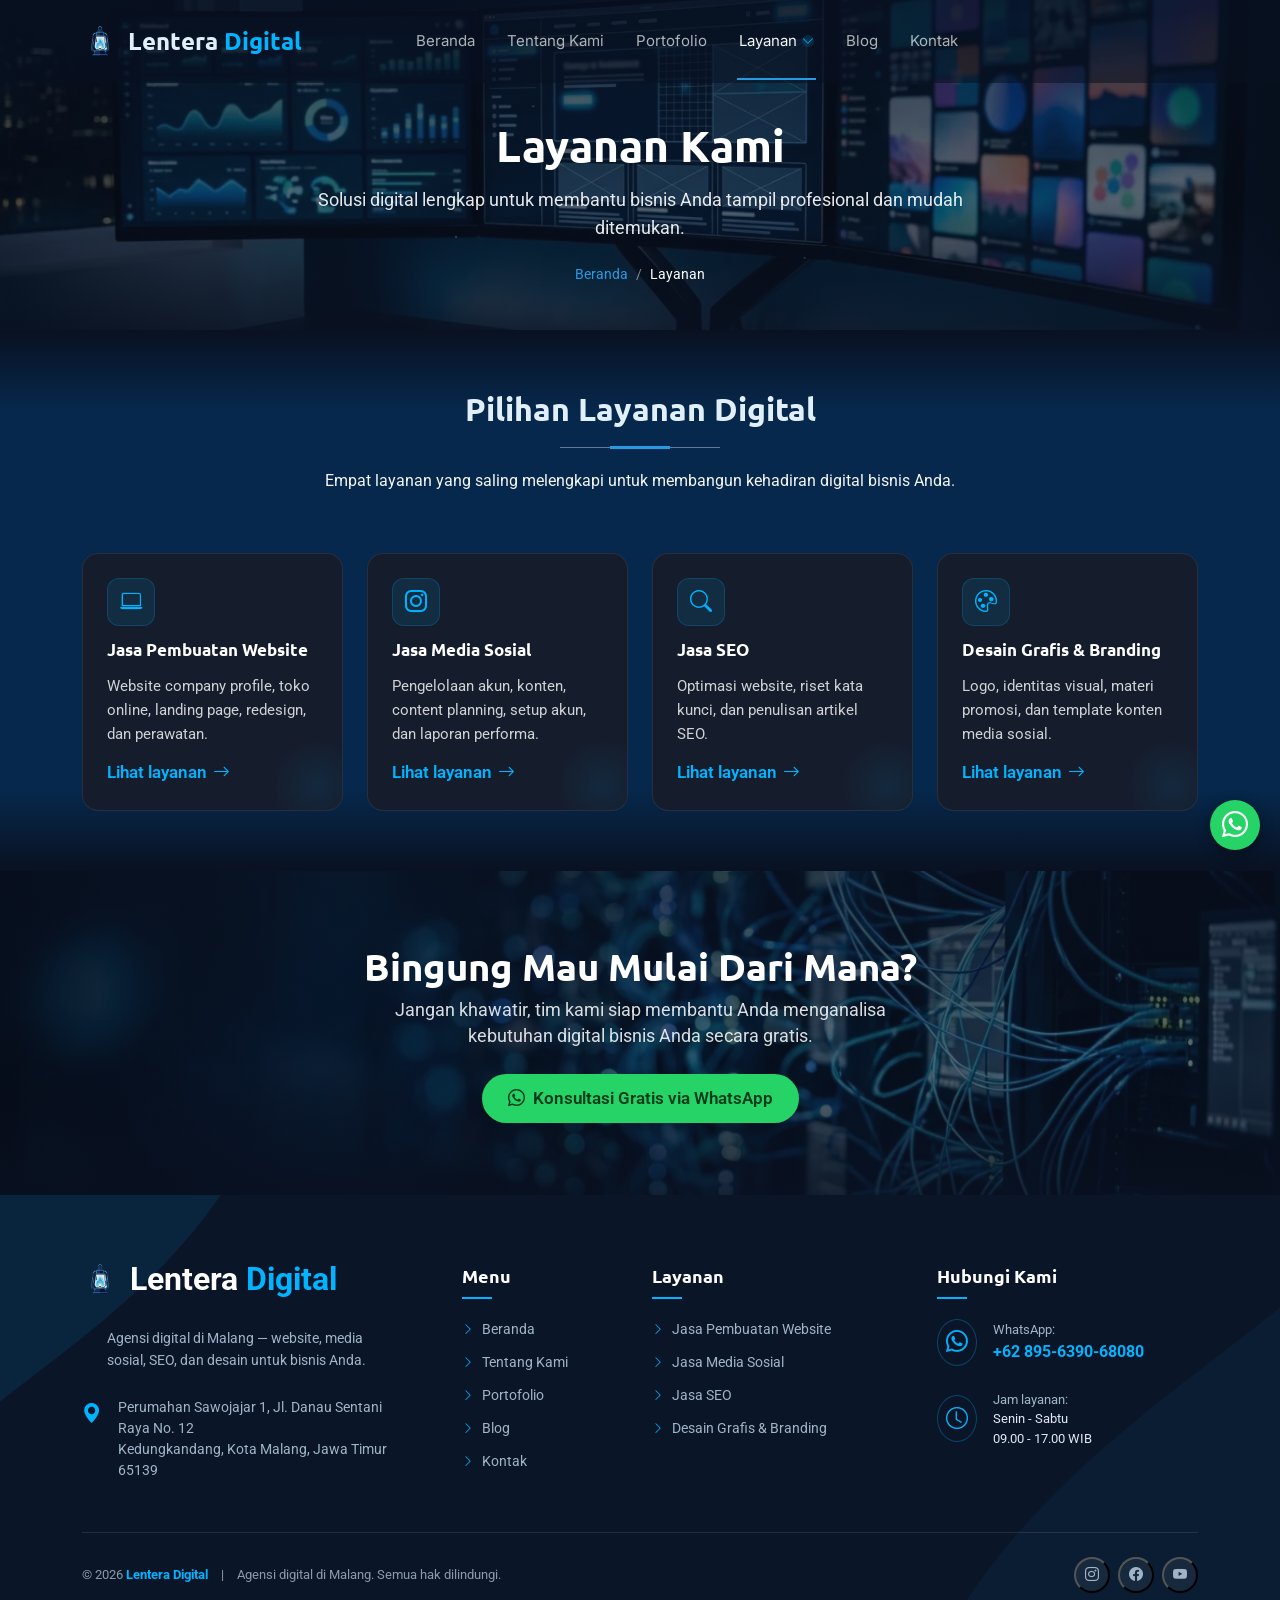
<file: layanan.html>
<!DOCTYPE html>

<html lang="id">
<head>
<meta charset="utf-8"/>
  <link rel="icon" type="image/png" sizes="32x32" href="assets/img/favicon-32.png">
  <link rel="apple-touch-icon" sizes="180x180" href="assets/img/apple-touch-icon.png">
<meta content="width=device-width, initial-scale=1.0" name="viewport"/>
<title>Layanan Lengkap - Lentera Digital Malang</title>
<meta content="Layanan digital lengkap untuk bisnis Anda di Malang. Mulai dari pembuatan website, pengelolaan media sosial, SEO, hingga desain grafis dan branding." name="description"/>
<meta content="layanan agensi digital malang, jasa pembuatan website, jasa seo, jasa media sosial, desain grafis" name="keywords"/>
<meta content="Lentera Digital" name="author"/>
<meta content="index, follow" name="robots"/>
<meta content="#091121" name="theme-color"/>
<link href="https://www.lenteradigital.id/layanan.html" rel="canonical"/>
<meta content="id_ID" property="og:locale"/>
<meta content="website" property="og:type"/>
<meta content="Lentera Digital" property="og:site_name"/>
<meta content="Layanan Lengkap - Lentera Digital Malang" property="og:title"/>
<meta content="Layanan digital lengkap untuk bisnis Anda di Malang. Mulai dari pembuatan website, pengelolaan media sosial, SEO, hingga desain grafis dan branding." property="og:description"/>
<meta content="https://www.lenteradigital.id/layanan.html" property="og:url"/>
<meta content="https://www.lenteradigital.id/assets/img/og-default.jpg" property="og:image"/>
<meta content="summary_large_image" name="twitter:card"/>
<meta content="Layanan Lengkap - Lentera Digital Malang" name="twitter:title"/>
<meta content="Layanan digital lengkap untuk bisnis Anda di Malang. Mulai dari pembuatan website, pengelolaan media sosial, SEO, hingga desain grafis dan branding." name="twitter:description"/>
<meta content="https://www.lenteradigital.id/assets/img/og-default.jpg" name="twitter:image"/>
<meta content="1200" property="og:image:width"/>
<meta content="630" property="og:image:height"/>
<meta content="Ilustrasi ruang kerja agensi digital" property="og:image:alt"/>
<script type="application/ld+json">{"@context": "https://schema.org", "@graph": [{"@type": ["Organization", "ProfessionalService"], "@id": "https://www.lenteradigital.id/#org", "name": "Lentera Digital", "url": "https://www.lenteradigital.id/", "logo": {"@type": "ImageObject", "url": "https://www.lenteradigital.id/assets/img/logo.webp", "width": 512, "height": 512}, "image": "https://www.lenteradigital.id/assets/img/og-default.jpg", "telephone": "+62 895-6390-68080", "priceRange": "$$", "description": "Agensi digital di Malang: jasa pembuatan website, media sosial, SEO, serta desain grafis dan branding.", "address": {"@type": "PostalAddress", "streetAddress": "Perumahan Sawojajar 1, Jl. Danau Sentani Raya No. 12", "addressLocality": "Kota Malang", "addressRegion": "Jawa Timur", "postalCode": "65139", "addressCountry": "ID"}, "areaServed": [{"@type": "City", "name": "Malang"}, {"@type": "Country", "name": "Indonesia"}], "openingHoursSpecification": [{"@type": "OpeningHoursSpecification", "dayOfWeek": ["Monday", "Tuesday", "Wednesday", "Thursday", "Friday", "Saturday"], "opens": "09:00", "closes": "17:00"}], "contactPoint": {"@type": "ContactPoint", "telephone": "+62 895-6390-68080", "contactType": "customer service", "availableLanguage": "Indonesian"}}, {"@type": "WebPage", "@id": "https://www.lenteradigital.id/layanan.html#webpage", "url": "https://www.lenteradigital.id/layanan.html", "name": "Layanan | Jasa Digital Marketing Lentera Digital Malang", "description": "Layanan lengkap dari Lentera Digital: jasa pembuatan website, manajemen media sosial, SEO, dan desain grafis untuk bisnis Anda di Malang.", "isPartOf": {"@id": "https://www.lenteradigital.id/#website"}, "about": {"@id": "https://www.lenteradigital.id/#org"}}, {"@type": "BreadcrumbList", "@id": "https://www.lenteradigital.id/layanan.html#breadcrumb", "itemListElement": [{"@type": "ListItem", "position": 1, "name": "Beranda", "item": "https://www.lenteradigital.id/"}, {"@type": "ListItem", "position": 2, "name": "Layanan", "item": "https://www.lenteradigital.id/layanan.html"}]}]}</script>
<link rel="preload" as="font" type="font/woff2" crossorigin href="assets/fonts/roboto-variable-latin-normal.woff2">
<link rel="preload" as="font" type="font/woff2" crossorigin href="assets/fonts/inter-400-normal.woff2">
<link href="assets/css/site.v1.min.css" rel="stylesheet"/>
</head>
<body class="inner-page" data-wa="62895639068080">
<header class="header d-flex align-items-center fixed-top" id="header">
<div class="container position-relative d-flex align-items-center">
<a href="index.html" class="logo d-flex align-items-center"><img src="assets/img/logo-128.webp" alt="Lentera Digital Logo" width="38" height="38">
<span class="sitename">Lentera <span class="accent">Digital</span></span>
</a>
<nav aria-label="Menu utama" class="navmenu mx-auto" id="navmenu">
<ul>
<li><a class="" href="index.html">Beranda</a></li>
<li><a href="tentang-kami.html">Tentang Kami</a></li>
<li><a href="portofolio.html">Portofolio</a></li>
<li class="dropdown"><a class="active" href="layanan.html"><span>Layanan</span> <i class="bi bi-chevron-down toggle-dropdown"></i></a><ul><li><a href="layanan/website.html">Jasa Pembuatan Website</a></li><li><a href="layanan/media-sosial.html">Jasa Media Sosial</a></li><li><a href="layanan/seo.html">Jasa SEO</a></li><li><a href="layanan/desain-grafis.html">Desain Grafis &amp; Branding</a></li></ul></li>
<li><a href="blog.html">Blog</a></li>
<li><a href="kontak.html">Kontak</a></li>
</ul>
<button type="button"  aria-expanded="false" aria-label="Buka menu" class="mobile-nav-toggle d-xl-none bi bi-list" role="button" style="background:none;border:none;padding:0;" aria-label="Buka menu" aria-expanded="false"></button>
</nav>
</div>
</header>
<main class="main">
<section class="page-hero" style="background-image:url('assets/img/hero/hero-layanan.webp')">
<div class="container">
<h1>Layanan Kami</h1>
<p>Solusi digital lengkap untuk membantu bisnis Anda tampil profesional dan mudah ditemukan.</p>
<nav aria-label="Breadcrumb"><ol><li><a href="index.html">Beranda</a></li><li aria-current="page">Layanan</li></ol></nav>
</div>
</section>
<section class="section" id="layanan" style="background: linear-gradient(to bottom, #091121 0%, #06284c 15%, #06284c 85%, #091121 100%);">
<div class="container section-title">
<h2>Pilihan Layanan Digital</h2>
<p>Empat layanan yang saling melengkapi untuk membangun kehadiran digital bisnis Anda.</p>
</div>
<div class="container">
<div class="row g-4">
<div class="col-md-6 col-lg-3"><a class="svc-card" href="layanan/website.html"><span class="ico"><i class="bi bi-laptop"></i></span><h3>Jasa Pembuatan Website</h3><p>Website company profile, toko online, landing page, redesign, dan perawatan.</p><span class="more">Lihat layanan <i class="bi bi-arrow-right"></i></span></a></div>
<div class="col-md-6 col-lg-3"><a class="svc-card" href="layanan/media-sosial.html"><span class="ico"><i class="bi bi-instagram"></i></span><h3>Jasa Media Sosial</h3><p>Pengelolaan akun, konten, content planning, setup akun, dan laporan performa.</p><span class="more">Lihat layanan <i class="bi bi-arrow-right"></i></span></a></div>
<div class="col-md-6 col-lg-3"><a class="svc-card" href="layanan/seo.html"><span class="ico"><i class="bi bi-search"></i></span><h3>Jasa SEO</h3><p>Optimasi website, riset kata kunci, dan penulisan artikel SEO.</p><span class="more">Lihat layanan <i class="bi bi-arrow-right"></i></span></a></div>
<div class="col-md-6 col-lg-3"><a class="svc-card" href="layanan/desain-grafis.html"><span class="ico"><i class="bi bi-palette"></i></span><h3>Desain Grafis &amp; Branding</h3><p>Logo, identitas visual, materi promosi, dan template konten media sosial.</p><span class="more">Lihat layanan <i class="bi bi-arrow-right"></i></span></a></div>
</div>
</div>
</section>
<section class="cta-img section" data-bg="assets/img/cta-background.webp" style="background-color: #0b1528;">
<div class="container">
<h2>Bingung Mau Mulai Dari Mana?</h2>
<p>Jangan khawatir, tim kami siap membantu Anda menganalisa kebutuhan digital bisnis Anda secara gratis.</p>
<a class="btn-wa" href="https://wa.me/62895639068080?text=Halo%2C%20saya%20ingin%20konsultasi%20layanan%20Lentera%20Digital." rel="noopener" target="_blank"><i class="bi bi-whatsapp"></i> Konsultasi Gratis via WhatsApp</a>
</div>
</section>
</main>
<footer class="fs-m footer" id="footer" style="background-color: #0b1528; color: #b0c4de; position: relative; overflow: hidden; padding: 60px 0 20px; font-size: 14px;">
<!-- Wave decorations -->
<svg style="position: absolute; top: -50px; left: -50px; width: 300px; height: 300px; opacity: 0.1; pointer-events: none;" viewbox="0 0 200 200" xmlns="http://www.w3.org/2000/svg">
<path d="M0,0 L200,0 C150,100 50,150 0,200 Z" fill="#00b4ff"></path>
</svg>
<svg style="position: absolute; bottom: -50px; right: -50px; width: 400px; height: 400px; opacity: 0.05; pointer-events: none;" viewbox="0 0 200 200" xmlns="http://www.w3.org/2000/svg">
<path d="M200,200 L0,200 C50,100 150,50 200,0 Z" fill="#00b4ff"></path>
</svg>
<div class="container" style="position: relative; z-index: 1;">
<div class="row gy-4 mb-5">
<!-- Col 1 -->
<div class="col-lg-4 col-md-12 pe-lg-5">
<a class="d-flex align-items-center mb-4" href="index.html" style="text-decoration: none;"><img src="assets/img/logo-128.webp" alt="Lentera Digital" style="max-height:46px;width:auto;margin-right:12px;" width="36" height="36"><span style="font-size: 32px; font-weight: 700; color: #fff;">Lentera <span style="color: #00b4ff;">Digital</span></span>
</a>
<p style="color: #a0b4c8; line-height: 1.6; margin-bottom: 25px; padding-left: 25px;">Agensi digital di Malang — website, media sosial, SEO, dan desain untuk bisnis Anda.</p>
<div class="d-flex align-items-start gap-3">
<i class="bi bi-geo-alt-fill" style="color: #00b4ff; font-size: 20px; margin-top: 2px;"></i>
<p style="color: #a0b4c8; line-height: 1.5; margin: 0;">Perumahan Sawojajar 1, Jl. Danau Sentani Raya No. 12<br/>Kedungkandang, Kota Malang, Jawa Timur 65139</p>
</div>
</div>
<!-- Col 2 -->
<div class="col-lg-2 col-md-4" style="padding-top:10px;">
<h2 class="h4" style="color: #fff; font-size: 18px; font-weight: 600; margin-bottom: 20px; position: relative; padding-bottom: 12px;">Menu
            <span style="position: absolute; left: 0; bottom: 0; width: 30px; height: 2px; background: #00b4ff;"></span>
</h2>
<ul class="footer-links-list" style="list-style: none; padding: 0; margin: 0;">
<li style="margin-bottom: 12px;"><a href="index.html" style="color: #a0b4c8; text-decoration: none; display: flex; align-items: center; gap: 8px; transition: color 0.3s;"><i class="fs-m bi bi-chevron-right" style="color: #00b4ff; font-size: 12px;"></i> Beranda</a></li>
<li style="margin-bottom: 12px;"><a href="tentang-kami.html" style="color: #a0b4c8; text-decoration: none; display: flex; align-items: center; gap: 8px; transition: color 0.3s;"><i class="fs-m bi bi-chevron-right" style="color: #00b4ff; font-size: 12px;"></i> Tentang Kami</a></li>
<li style="margin-bottom: 12px;"><a href="portofolio.html" style="color: #a0b4c8; text-decoration: none; display: flex; align-items: center; gap: 8px; transition: color 0.3s;"><i class="fs-m bi bi-chevron-right" style="color: #00b4ff; font-size: 12px;"></i> Portofolio</a></li>
<li style="margin-bottom: 12px;"><a href="blog.html" style="color: #a0b4c8; text-decoration: none; display: flex; align-items: center; gap: 8px; transition: color 0.3s;"><i class="fs-m bi bi-chevron-right" style="color: #00b4ff; font-size: 12px;"></i> Blog</a></li>
<li style="margin-bottom: 12px;"><a href="kontak.html" style="color: #a0b4c8; text-decoration: none; display: flex; align-items: center; gap: 8px; transition: color 0.3s;"><i class="fs-m bi bi-chevron-right" style="color: #00b4ff; font-size: 12px;"></i> Kontak</a></li>
</ul>
</div>
<!-- Col 3 -->
<div class="col-lg-3 col-md-4" style="padding-top:10px;">
<h2 class="h4" style="color: #fff; font-size: 18px; font-weight: 600; margin-bottom: 20px; position: relative; padding-bottom: 12px;">Layanan
            <span style="position: absolute; left: 0; bottom: 0; width: 30px; height: 2px; background: #00b4ff;"></span>
</h2>
<ul class="footer-links-list" style="list-style: none; padding: 0; margin: 0;">
<li style="margin-bottom: 12px;"><a href="layanan/website.html" style="color: #a0b4c8; text-decoration: none; display: flex; align-items: center; gap: 8px; transition: color 0.3s;"><i class="fs-m bi bi-chevron-right" style="color: #00b4ff; font-size: 12px;"></i> Jasa Pembuatan Website</a></li>
<li style="margin-bottom: 12px;"><a href="layanan/media-sosial.html" style="color: #a0b4c8; text-decoration: none; display: flex; align-items: center; gap: 8px; transition: color 0.3s;"><i class="fs-m bi bi-chevron-right" style="color: #00b4ff; font-size: 12px;"></i> Jasa Media Sosial</a></li>
<li style="margin-bottom: 12px;"><a href="layanan/seo.html" style="color: #a0b4c8; text-decoration: none; display: flex; align-items: center; gap: 8px; transition: color 0.3s;"><i class="fs-m bi bi-chevron-right" style="color: #00b4ff; font-size: 12px;"></i> Jasa SEO</a></li>
<li style="margin-bottom: 12px;"><a href="layanan/desain-grafis.html" style="color: #a0b4c8; text-decoration: none; display: flex; align-items: center; gap: 8px; transition: color 0.3s;"><i class="fs-m bi bi-chevron-right" style="color: #00b4ff; font-size: 12px;"></i> Desain Grafis &amp; Branding</a></li>
</ul>
</div>
<!-- Col 4 -->
<div class="col-lg-3 col-md-4" style="padding-top:10px;">
<h2 class="h4" style="color: #fff; font-size: 18px; font-weight: 600; margin-bottom: 20px; position: relative; padding-bottom: 12px;">Hubungi Kami
            <span style="position: absolute; left: 0; bottom: 0; width: 30px; height: 2px; background: #00b4ff;"></span>
</h2>
<div class="d-flex align-items-center gap-3 mb-4">
<i class="bi bi-whatsapp" style="color: #00b4ff; font-size: 22px; border: 1px solid rgba(0,180,255,0.3); border-radius: 50%; padding: 6px 8px;"></i>
<div>
<p class="fs-m" style="color: #a0b4c8; margin: 0; font-size: 13px;">WhatsApp:</p>
<a href="https://wa.me/62895639068080" class="fs-m" style="color: #00b4ff; font-weight: 700; text-decoration: none; font-size: 16px; display: inline-block; white-space: nowrap;">+62 895-6390-68080</a>
</div>
</div>
<div class="d-flex align-items-center gap-3">
<i class="bi bi-clock" style="color: #00b4ff; font-size: 22px; border: 1px solid rgba(0,180,255,0.3); border-radius: 50%; padding: 6px 8px;"></i>
<div>
<p class="fs-m" style="color: #a0b4c8; margin: 0; font-size: 13px;">Jam layanan:</p>
<p class="fs-m" style="color: #e0e8f0; margin: 0; font-size: 13px;">Senin - Sabtu<br/>09.00 - 17.00 WIB</p>
</div>
</div>
</div>
</div>
<div class="d-flex flex-column flex-md-row justify-content-between align-items-center pt-4" style="border-top: 1px solid rgba(255,255,255,0.1);">
<p class="fs-m" style="color: #8a9ba8; margin: 0; font-size: 13px;">© 2026 <strong style="color:#00b4ff;">Lentera Digital</strong> <span style="margin:0 10px;">|</span> Agensi digital di Malang. Semua hak dilindungi.</p>
<div class="d-flex gap-2 mt-3 mt-md-0">
<button type="button"  aria-label="Social Link"  style="width: 36px; height: 36px; background: rgba(255,255,255,0.05); border-radius: 50%; display: flex; justify-content: center; align-items: center; color: #a0b4c8; text-decoration: none; transition: background 0.3s;"><i class="bi bi-instagram"></i></button>
<button type="button"  aria-label="Social Link"  style="width: 36px; height: 36px; background: rgba(255,255,255,0.05); border-radius: 50%; display: flex; justify-content: center; align-items: center; color: #a0b4c8; text-decoration: none; transition: background 0.3s;"><i class="bi bi-facebook"></i></button>
<button type="button"  aria-label="Social Link"  style="width: 36px; height: 36px; background: rgba(255,255,255,0.05); border-radius: 50%; display: flex; justify-content: center; align-items: center; color: #a0b4c8; text-decoration: none; transition: background 0.3s;"><i class="bi bi-youtube"></i></button>
</div>
</div>
</div>

</footer>
<a aria-label="Chat WhatsApp" class="float-wa" href="https://wa.me/62895639068080?text=Halo%2C%20saya%20ingin%20bertanya%20tentang%20layanan%20Lentera%20Digital." rel="noopener" target="_blank"><i class="bi bi-whatsapp"></i></a>
<button type="button"  aria-label="Social Link" aria-label="Ke atas" class="scroll-top d-flex align-items-center justify-content-center"  id="scroll-top" aria-label="Ke atas"><i class="bi bi-arrow-up-short"></i></button>
<script src="assets/js/main.v1.js"></script>
</body>
</html>
</file>
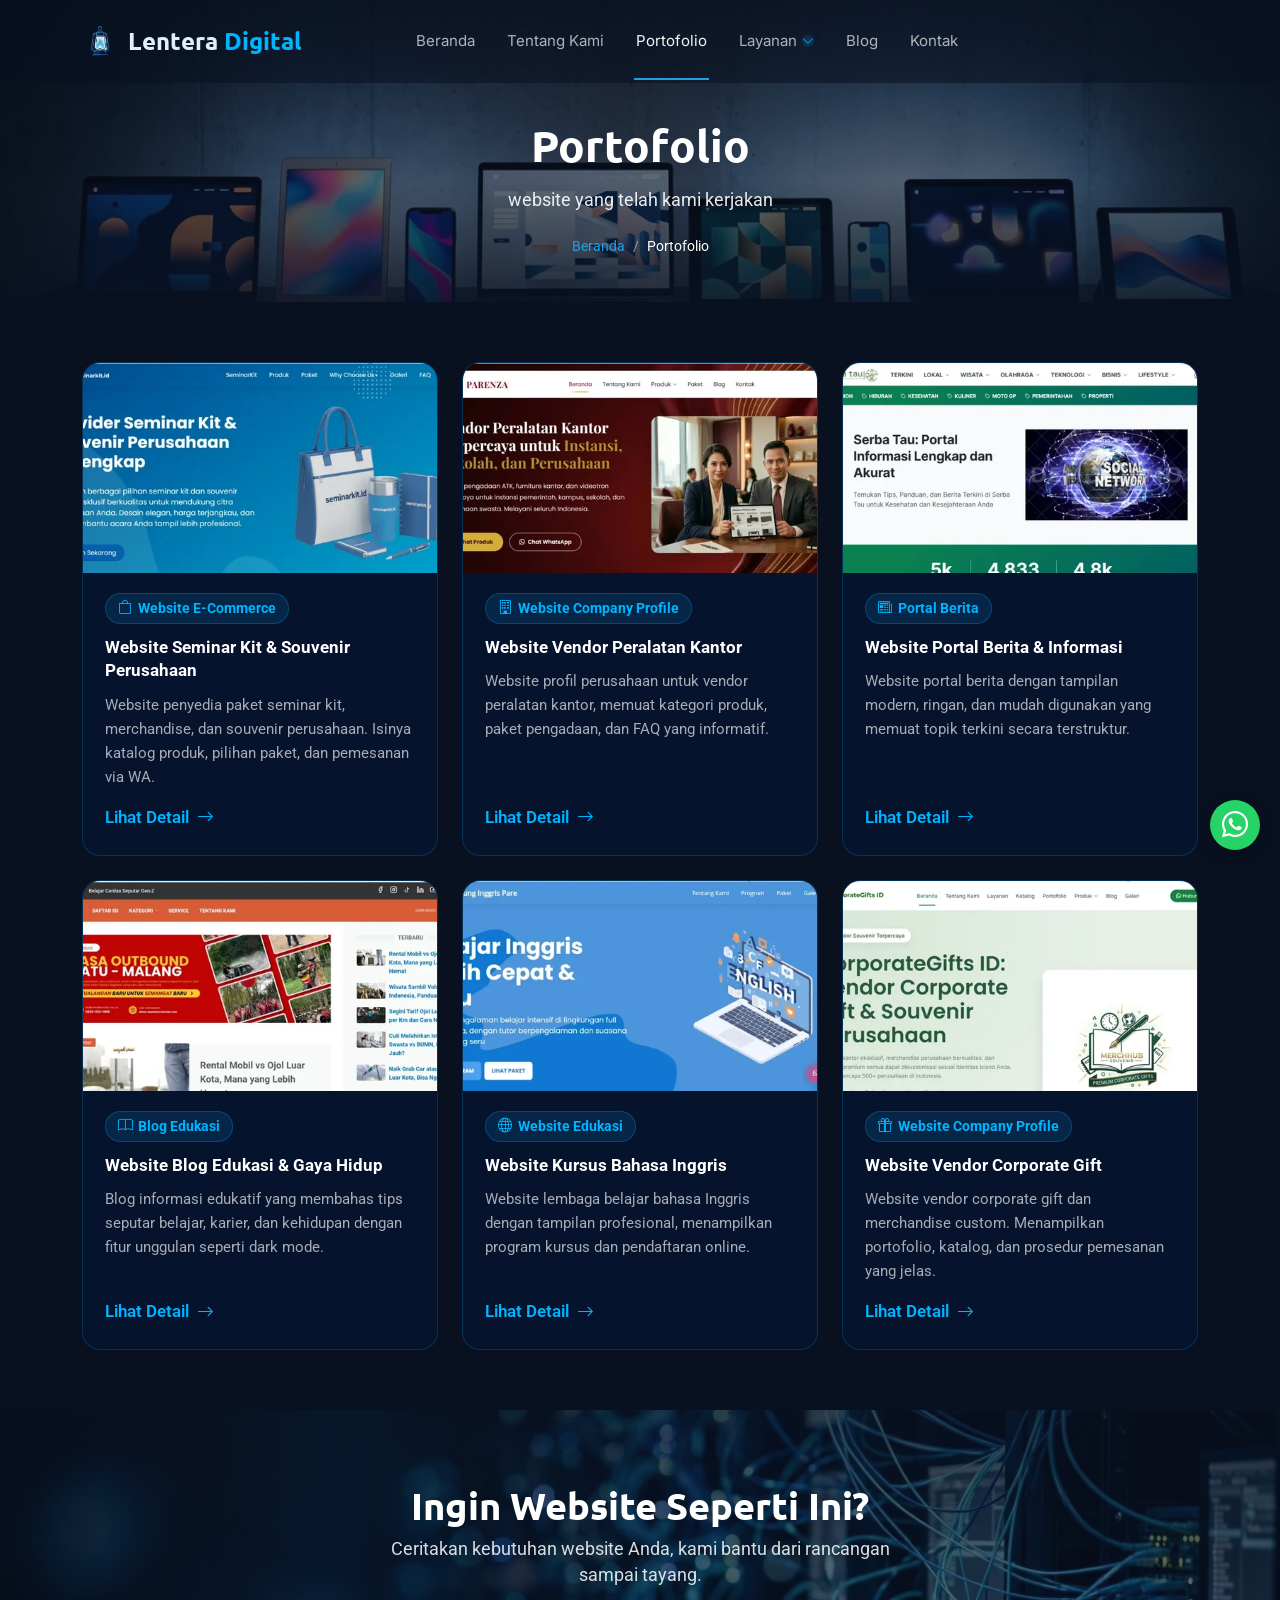
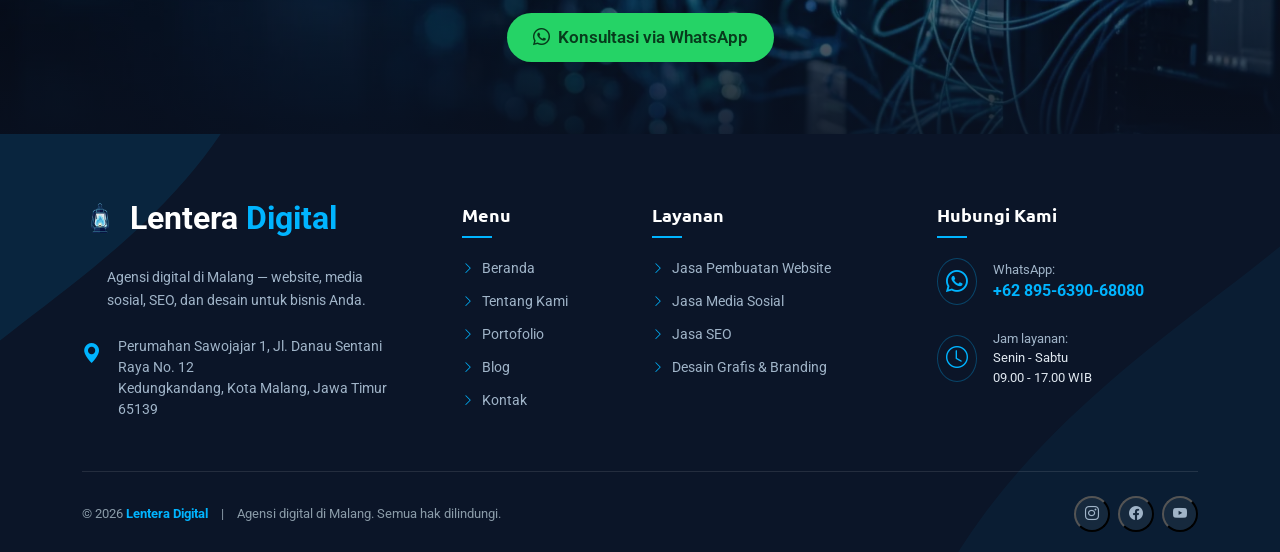
<file: portofolio.html>
<!DOCTYPE html>

<html lang="id">
<head>
<meta charset="utf-8"/>
  <link rel="icon" type="image/png" sizes="32x32" href="assets/img/favicon-32.png">
  <link rel="apple-touch-icon" sizes="180x180" href="assets/img/apple-touch-icon.png">
<meta content="width=device-width, initial-scale=1.0" name="viewport"/>
<title>Portofolio Website | Lentera Digital Malang</title>
<meta content="Contoh website hasil kerja kami: vendor souvenir, peralatan kantor, portal berita, blog edukasi, dan kursus. Klik untuk melihat detail dan kunjungi websitenya." name="description"/>
<meta content="portofolio website, contoh website, hasil kerja pembuatan website, jasa pembuatan website malang" name="keywords"/>
<meta content="Lentera Digital" name="author"/>
<meta content="index, follow, max-image-preview:large, max-snippet:-1" name="robots"/>
<meta content="#091121" name="theme-color"/>
<link href="https://www.lenteradigital.id/portofolio.html" rel="canonical"/>
<meta content="ID-JI" name="geo.region"/>
<meta content="Malang" name="geo.placename"/>
<meta content="id_ID" property="og:locale"/>
<meta content="website" property="og:type"/>
<meta content="Lentera Digital" property="og:site_name"/>
<meta content="Portofolio Website | Lentera Digital Malang" property="og:title"/>
<meta content="Contoh website hasil kerja kami: vendor souvenir, peralatan kantor, portal berita, blog edukasi, dan kursus. Klik untuk melihat detail dan kunjungi websitenya." property="og:description"/>
<meta content="https://www.lenteradigital.id/portofolio.html" property="og:url"/>
<meta content="https://www.lenteradigital.id/assets/img/og-default.jpg" property="og:image"/>
<meta content="summary_large_image" name="twitter:card"/>
<meta content="Portofolio Website | Lentera Digital Malang" name="twitter:title"/>
<meta content="Contoh website hasil kerja kami: vendor souvenir, peralatan kantor, portal berita, blog edukasi, dan kursus. Klik untuk melihat detail dan kunjungi websitenya." name="twitter:description"/>
<meta content="https://www.lenteradigital.id/assets/img/og-default.jpg" name="twitter:image"/>
<script type="application/ld+json">{"@context": "https://schema.org", "@graph": [{"@type": ["Organization", "ProfessionalService"], "@id": "https://www.lenteradigital.id/#org", "name": "Lentera Digital", "url": "https://www.lenteradigital.id/", "logo": {"@type": "ImageObject", "url": "https://www.lenteradigital.id/assets/img/logo.webp", "width": 512, "height": 512}, "image": "https://www.lenteradigital.id/assets/img/og-default.jpg", "telephone": "+62 895-6390-68080", "priceRange": "$$", "description": "Agensi digital di Malang: jasa pembuatan website, media sosial, SEO, serta desain grafis dan branding.", "address": {"@type": "PostalAddress", "streetAddress": "Perumahan Sawojajar 1, Jl. Danau Sentani Raya No. 12", "addressLocality": "Kota Malang", "addressRegion": "Jawa Timur", "postalCode": "65139", "addressCountry": "ID"}, "areaServed": [{"@type": "City", "name": "Malang"}, {"@type": "Country", "name": "Indonesia"}], "openingHoursSpecification": [{"@type": "OpeningHoursSpecification", "dayOfWeek": ["Monday", "Tuesday", "Wednesday", "Thursday", "Friday", "Saturday"], "opens": "09:00", "closes": "17:00"}], "contactPoint": {"@type": "ContactPoint", "telephone": "+62 895-6390-68080", "contactType": "customer service", "availableLanguage": "Indonesian"}}, {"@type": "WebSite", "@id": "https://www.lenteradigital.id/#website", "url": "https://www.lenteradigital.id/", "name": "Lentera Digital", "inLanguage": "id-ID", "publisher": {"@id": "https://www.lenteradigital.id/#org"}}, {"@type": "BreadcrumbList", "itemListElement": [{"@type": "ListItem", "position": 1, "name": "Beranda", "item": "https://www.lenteradigital.id/"}, {"@type": "ListItem", "position": 2, "name": "Portofolio", "item": "https://www.lenteradigital.id/portofolio.html"}]}, {"@type": "CollectionPage", "@id": "https://www.lenteradigital.id/portofolio.html#page", "name": "Portofolio Website", "url": "https://www.lenteradigital.id/portofolio.html", "isPartOf": {"@id": "https://www.lenteradigital.id/#website"}, "mainEntity": {"@type": "ItemList", "itemListElement": [{"@type": "ListItem", "position": 1, "name": "Website Seminar Kit & Souvenir Perusahaan", "url": "https://www.seminarkit.id/"}, {"@type": "ListItem", "position": 2, "name": "Website Vendor Peralatan Kantor", "url": "https://peralatankantor.web.id/"}, {"@type": "ListItem", "position": 3, "name": "Website Portal Berita & Informasi", "url": "https://www.serbatau.web.id/"}, {"@type": "ListItem", "position": 4, "name": "Website Blog Edukasi & Gaya Hidup", "url": "https://www.wayahsinau.web.id/"}, {"@type": "ListItem", "position": 5, "name": "Website Kursus Bahasa Inggris", "url": "https://www.kampunginggrispare.web.id/"}, {"@type": "ListItem", "position": 6, "name": "Website Vendor Corporate Gift", "url": "https://corporategifts.id/"}]}}]}</script>
<meta content="1200" property="og:image:width"/>
<meta content="630" property="og:image:height"/>
<meta content="Ilustrasi ruang kerja agensi digital" property="og:image:alt"/>
<link rel="preload" as="font" type="font/woff2" crossorigin href="assets/fonts/roboto-variable-latin-normal.woff2">
<link rel="preload" as="font" type="font/woff2" crossorigin href="assets/fonts/inter-400-normal.woff2">
<link href="assets/css/site.v1.min.css" rel="stylesheet"/>
</head>
<body class="inner-page" data-wa="62895639068080">
<header class="header d-flex align-items-center fixed-top" id="header">
<div class="container position-relative d-flex align-items-center">
<a aria-label="Lentera Digital - Beranda" class="logo d-flex align-items-center" href="index.html">
<img src="assets/img/logo-128.webp" alt="Lentera Digital" width="38" height="38">
<span class="sitename">Lentera <span class="accent">Digital</span></span>
</a>
<nav aria-label="Menu utama" class="navmenu mx-auto" id="navmenu">
<ul>
<li><a class="" href="index.html">Beranda</a></li>
<li><a href="tentang-kami.html">Tentang Kami</a></li>
<li><a class="active" href="portofolio.html">Portofolio</a></li>
<li class="dropdown"><a href="layanan.html"><span>Layanan</span> <i class="bi bi-chevron-down toggle-dropdown"></i></a><ul><li><a href="layanan/website.html">Jasa Pembuatan Website</a></li><li><a href="layanan/media-sosial.html">Jasa Media Sosial</a></li><li><a href="layanan/seo.html">Jasa SEO</a></li><li><a href="layanan/desain-grafis.html">Desain Grafis &amp; Branding</a></li></ul></li>
<li><a href="blog.html">Blog</a></li>
<li><a href="kontak.html">Kontak</a></li>
</ul>
<button type="button"  aria-expanded="false" aria-label="Buka menu" class="mobile-nav-toggle d-xl-none bi bi-list" role="button" style="background:none;border:none;padding:0;" aria-label="Buka menu" aria-expanded="false"></button>
</nav>
</div>
</header>
<main class="main">
<section class="page-hero" style="background-image:url('assets/img/hero/hero-portofolio.webp')">
<div class="container">
<h1>Portofolio</h1>
<p>website yang telah kami kerjakan</p>
<nav aria-label="Breadcrumb">
<ol>
<li><a href="index.html">Beranda</a></li>
<li aria-current="page">Portofolio</li>
</ol>
</nav>
</div>
</section>
<section class="section" id="proyek">

<div class="container">
<div class="row g-4">
<div class="col-md-6 col-lg-4">
<div class="port-card-new">
<div class="pc-img-wrap">
<img alt="Tampilan Website Seminar Kit &amp; Souvenir Perusahaan" height="557" loading="lazy" src="assets/img/portfolio/seminar-kit.webp" srcset="assets/img/portfolio/seminar-kit-640.webp 640w, assets/img/portfolio/seminar-kit.webp 1200w" sizes="(max-width: 768px) 100vw, 360px" width="1200"/ decoding="async">
</div>
<div class="pc-body">
<span class="pc-cat"><i class="bi bi-bag"></i> Website E-Commerce</span>
<div class="pc-title"><button type="button"  class="pc-title-link" data-popup="d-seminar-kit"  style="background:none;border:none;padding:0;cursor:pointer;">Website Seminar Kit &amp; Souvenir Perusahaan</button></div>
<div class="pc-desc">Website penyedia paket seminar kit, merchandise, dan souvenir perusahaan. Isinya
                  katalog produk, pilihan paket, dan pemesanan via WA.</div>
<button type="button"  class="pc-link" data-popup="d-seminar-kit"  style="background:none;border:none;padding:0;cursor:pointer;">Lihat Detail <i class="bi bi-arrow-right"></i></button>
</div>
</div>
</div>
<div class="col-md-6 col-lg-4">
<div class="port-card-new">
<div class="pc-img-wrap">
<img alt="Tampilan Website Vendor Peralatan Kantor" height="557" loading="lazy" src="assets/img/portfolio/peralatan-kantor.webp" srcset="assets/img/portfolio/peralatan-kantor-640.webp 640w, assets/img/portfolio/peralatan-kantor.webp 1200w" sizes="(max-width: 768px) 100vw, 360px" width="1200"/ decoding="async">
</div>
<div class="pc-body">
<span class="pc-cat"><i class="bi bi-building"></i> Website Company Profile</span>
<div class="pc-title"><button type="button"  class="pc-title-link" data-popup="d-peralatan-kantor"  style="background:none;border:none;padding:0;cursor:pointer;">Website Vendor Peralatan Kantor</button></div>
<div class="pc-desc">Website profil perusahaan untuk vendor peralatan kantor, memuat kategori produk,
                  paket pengadaan, dan FAQ yang informatif.</div>
<button type="button"  class="pc-link" data-popup="d-peralatan-kantor"  style="background:none;border:none;padding:0;cursor:pointer;">Lihat Detail <i class="bi bi-arrow-right"></i></button>
</div>
</div>
</div>
<div class="col-md-6 col-lg-4">
<div class="port-card-new">
<div class="pc-img-wrap">
<img alt="Tampilan Website Portal Berita &amp; Informasi" height="557" loading="lazy" src="assets/img/portfolio/portal-berita.webp" srcset="assets/img/portfolio/portal-berita-640.webp 640w, assets/img/portfolio/portal-berita.webp 1200w" sizes="(max-width: 768px) 100vw, 360px" width="1200"/ decoding="async">
</div>
<div class="pc-body">
<span class="pc-cat"><i class="bi bi-newspaper"></i> Portal Berita</span>
<div class="pc-title"><button type="button"  class="pc-title-link" data-popup="d-portal-berita"  style="background:none;border:none;padding:0;cursor:pointer;">Website Portal Berita &amp; Informasi</button></div>
<div class="pc-desc">Website portal berita dengan tampilan modern, ringan, dan mudah digunakan yang
                  memuat topik terkini secara terstruktur.</div>
<button type="button"  class="pc-link" data-popup="d-portal-berita"  style="background:none;border:none;padding:0;cursor:pointer;">Lihat Detail <i class="bi bi-arrow-right"></i></button>
</div>
</div>
</div>
<div class="col-md-6 col-lg-4">
<div class="port-card-new">
<div class="pc-img-wrap">
<img alt="Tampilan Website Blog Edukasi &amp; Gaya Hidup" height="557" loading="lazy" src="assets/img/portfolio/portal-edukasi.webp" srcset="assets/img/portfolio/portal-edukasi-640.webp 640w, assets/img/portfolio/portal-edukasi.webp 1200w" sizes="(max-width: 768px) 100vw, 360px" width="1200"/ decoding="async">
</div>
<div class="pc-body">
<span class="pc-cat"><i class="bi bi-book"></i> Blog Edukasi</span>
<div class="pc-title"><button type="button"  class="pc-title-link" data-popup="d-portal-edukasi"  style="background:none;border:none;padding:0;cursor:pointer;">Website Blog Edukasi &amp; Gaya Hidup</button></div>
<div class="pc-desc">Blog informasi edukatif yang membahas tips seputar belajar, karier, dan kehidupan
                  dengan fitur unggulan seperti dark mode.</div>
<button type="button"  class="pc-link" data-popup="d-portal-edukasi"  style="background:none;border:none;padding:0;cursor:pointer;">Lihat Detail <i class="bi bi-arrow-right"></i></button>
</div>
</div>
</div>
<div class="col-md-6 col-lg-4">
<div class="port-card-new">
<div class="pc-img-wrap">
<img alt="Tampilan Website Kursus Bahasa Inggris" height="557" loading="lazy" src="assets/img/portfolio/kursus-bahasa-inggris.webp" srcset="assets/img/portfolio/kursus-bahasa-inggris-640.webp 640w, assets/img/portfolio/kursus-bahasa-inggris.webp 1200w" sizes="(max-width: 768px) 100vw, 360px" width="1200"/ decoding="async">
</div>
<div class="pc-body">
<span class="pc-cat"><i class="bi bi-globe"></i> Website Edukasi</span>
<div class="pc-title"><button type="button"  class="pc-title-link" data-popup="d-kursus-bahasa-inggris"  style="background:none;border:none;padding:0;cursor:pointer;">Website Kursus Bahasa Inggris</button></div>
<div class="pc-desc">Website lembaga belajar bahasa Inggris dengan tampilan profesional, menampilkan
                  program kursus dan pendaftaran online.</div>
<button type="button"  class="pc-link" data-popup="d-kursus-bahasa-inggris"  style="background:none;border:none;padding:0;cursor:pointer;">Lihat Detail <i class="bi bi-arrow-right"></i></button>
</div>
</div>
</div>
<div class="col-md-6 col-lg-4">
<div class="port-card-new">
<div class="pc-img-wrap">
<img alt="Tampilan Website Vendor Corporate Gift" height="557" loading="lazy" src="assets/img/portfolio/corporate-gifts.webp" srcset="assets/img/portfolio/corporate-gifts-640.webp 640w, assets/img/portfolio/corporate-gifts.webp 1200w" sizes="(max-width: 768px) 100vw, 360px" width="1200"/ decoding="async">
</div>
<div class="pc-body">
<span class="pc-cat"><i class="bi bi-gift"></i> Website Company Profile</span>
<div class="pc-title"><button type="button"  class="pc-title-link" data-popup="d-corporate-gifts"  style="background:none;border:none;padding:0;cursor:pointer;">Website Vendor Corporate Gift</button></div>
<div class="pc-desc">Website vendor corporate gift dan merchandise custom. Menampilkan portofolio,
                  katalog, dan prosedur pemesanan yang jelas.</div>
<button type="button"  class="pc-link" data-popup="d-corporate-gifts"  style="background:none;border:none;padding:0;cursor:pointer;">Lihat Detail <i class="bi bi-arrow-right"></i></button>
</div>
</div>
</div>
</div>
</div>
</section>
<section class="cta-img section" data-bg="assets/img/cta-background.webp" style="background-color: #0b1528;">
<div class="container">
<h2>Ingin Website Seperti Ini?</h2>
<p>Ceritakan kebutuhan website Anda, kami bantu dari rancangan sampai tayang.</p>
<a class="btn-wa" href="https://wa.me/62895639068080?text=Halo%2C%20saya%20ingin%20konsultasi%20tentang%20layanan%20Lentera%20Digital." rel="noopener" target="_blank"><i class="bi bi-whatsapp"></i> Konsultasi via WhatsApp</a>
</div>
</section>
<div aria-hidden="true" hidden="">
<div hidden="" id="d-seminar-kit">
<img alt="Tampilan Website Seminar Kit &amp; Souvenir Perusahaan" height="557" src="assets/img/portfolio/seminar-kit.webp" srcset="assets/img/portfolio/seminar-kit-640.webp 640w, assets/img/portfolio/seminar-kit.webp 1200w" sizes="(max-width: 768px) 100vw, 360px" loading="lazy" decoding="async" width="1200"/>
<div class="port-tag"><i class="bi bi-star-fill"></i> Website</div>
<h3 class="popup-title">Website Seminar Kit &amp; Souvenir Perusahaan</h3>
<p class="popup-desc">Website penyedia paket seminar kit, merchandise, dan souvenir perusahaan. Isinya katalog
          produk seperti notebook, tumbler, tas, dan pulpen, pilihan paket, galeri, FAQ, serta blog, dengan tombol pesan
          langsung lewat WhatsApp.</p>
<div class="popup-actions-new" style="margin-left:0;">
<a class="btn-wa-blue" href="https://www.seminarkit.id/" rel="noopener" target="_blank">
<i class="bi bi-globe"></i> Kunjungi Website <i class="bi bi-arrow-right"></i>
</a>
</div>
</div>
<div hidden="" id="d-peralatan-kantor">
<img alt="Tampilan Website Vendor Peralatan Kantor" height="557" src="assets/img/portfolio/peralatan-kantor.webp" srcset="assets/img/portfolio/peralatan-kantor-640.webp 640w, assets/img/portfolio/peralatan-kantor.webp 1200w" sizes="(max-width: 768px) 100vw, 360px" loading="lazy" decoding="async" width="1200"/>
<div class="port-tag"><i class="bi bi-star-fill"></i> Website</div>
<h3 class="popup-title">Website Vendor Peralatan Kantor</h3>
<p class="popup-desc">Website vendor pengadaan ATK, furniture kantor, dan videotron untuk instansi, sekolah,
          kampus, dan perusahaan. Memuat kategori produk, paket pengadaan, profil perusahaan, FAQ, dan blog.</p>
<div class="popup-actions-new" style="margin-left:0;">
<a class="btn-wa-blue" href="https://peralatankantor.web.id/" rel="noopener" target="_blank">
<i class="bi bi-globe"></i> Kunjungi Website <i class="bi bi-arrow-right"></i>
</a>
</div>
</div>
<div hidden="" id="d-portal-berita">
<img alt="Tampilan Website Portal Berita &amp; Informasi" height="557" src="assets/img/portfolio/portal-berita.webp" srcset="assets/img/portfolio/portal-berita-640.webp 640w, assets/img/portfolio/portal-berita.webp 1200w" sizes="(max-width: 768px) 100vw, 360px" loading="lazy" decoding="async" width="1200"/>
<div class="port-tag"><i class="bi bi-star-fill"></i> Website</div>
<h3 class="popup-title">Website Portal Berita &amp; Informasi</h3>
<p class="popup-desc">Portal berita dan informasi yang membahas banyak topik: teknologi, bisnis, wisata,
          olahraga, kesehatan, dan gaya hidup, dengan kategori yang tertata dan artikel terbaru di beranda.</p>
<div class="popup-actions-new" style="margin-left:0;">
<a class="btn-wa-blue" href="https://www.serbatau.web.id/" rel="noopener" target="_blank">
<i class="bi bi-globe"></i> Kunjungi Website <i class="bi bi-arrow-right"></i>
</a>
</div>
</div>
<div hidden="" id="d-portal-edukasi">
<img alt="Tampilan Website Blog Edukasi &amp; Gaya Hidup" height="557" src="assets/img/portfolio/portal-edukasi.webp" srcset="assets/img/portfolio/portal-edukasi-640.webp 640w, assets/img/portfolio/portal-edukasi.webp 1200w" sizes="(max-width: 768px) 100vw, 360px" loading="lazy" decoding="async" width="1200"/>
<div class="port-tag"><i class="bi bi-star-fill"></i> Website</div>
<h3 class="popup-title">Website Blog Edukasi &amp; Gaya Hidup</h3>
<p class="popup-desc">Blog informasi untuk anak muda yang membahas tips seputar belajar, karier, dan kehidupan
          sehari-hari, lengkap dengan daftar isi, kategori artikel, dan mode gelap.</p>
<div class="popup-actions-new" style="margin-left:0;">
<a class="btn-wa-blue" href="https://www.wayahsinau.web.id/" rel="noopener" target="_blank">
<i class="bi bi-globe"></i> Kunjungi Website <i class="bi bi-arrow-right"></i>
</a>
</div>
</div>
<div hidden="" id="d-kursus-bahasa-inggris">
<img alt="Tampilan Website Kursus Bahasa Inggris" height="557" src="assets/img/portfolio/kursus-bahasa-inggris.webp" srcset="assets/img/portfolio/kursus-bahasa-inggris-640.webp 640w, assets/img/portfolio/kursus-bahasa-inggris.webp 1200w" sizes="(max-width: 768px) 100vw, 360px" loading="lazy" decoding="async" width="1200"/>
<div class="port-tag"><i class="bi bi-star-fill"></i> Website</div>
<h3 class="popup-title">Website Kursus Bahasa Inggris</h3>
<p class="popup-desc">Website lembaga belajar bahasa Inggris di lingkungan English Area. Menampilkan program
          belajar, pilihan paket, galeri kegiatan, dan blog, dengan tombol live support WhatsApp.</p>
<div class="popup-actions-new" style="margin-left:0;">
<a class="btn-wa-blue" href="https://www.kampunginggrispare.web.id/" rel="noopener" target="_blank">
<i class="bi bi-globe"></i> Kunjungi Website <i class="bi bi-arrow-right"></i>
</a>
</div>
</div>
<div hidden="" id="d-corporate-gifts">
<img alt="Tampilan Website Vendor Corporate Gift" height="557" src="assets/img/portfolio/corporate-gifts.webp" srcset="assets/img/portfolio/corporate-gifts-640.webp 640w, assets/img/portfolio/corporate-gifts.webp 1200w" sizes="(max-width: 768px) 100vw, 360px" loading="lazy" decoding="async" width="1200"/>
<div class="port-tag"><i class="bi bi-star-fill"></i> Website</div>
<h3 class="popup-title">Website Vendor Corporate Gift</h3>
<p class="popup-desc">Website vendor corporate gift, merchandise, dan hampers perusahaan yang bisa dikustomisasi
          sesuai identitas brand, dengan katalog, layanan, portofolio, galeri, dan blog.</p>
<div class="popup-actions-new" style="margin-left:0;">
<a class="btn-wa-blue" href="https://corporategifts.id/" rel="noopener" target="_blank">
<i class="bi bi-globe"></i> Kunjungi Website <i class="bi bi-arrow-right"></i>
</a>
</div>
</div>
</div>
</main>
<footer class="fs-m footer" id="footer" style="background-color: #0b1528; color: #b0c4de; position: relative; overflow: hidden; padding: 60px 0 20px; font-size: 14px;">
<!-- Wave decorations -->
<svg style="position: absolute; top: -50px; left: -50px; width: 300px; height: 300px; opacity: 0.1; pointer-events: none;" viewbox="0 0 200 200" xmlns="http://www.w3.org/2000/svg">
<path d="M0,0 L200,0 C150,100 50,150 0,200 Z" fill="#00b4ff"></path>
</svg>
<svg style="position: absolute; bottom: -50px; right: -50px; width: 400px; height: 400px; opacity: 0.05; pointer-events: none;" viewbox="0 0 200 200" xmlns="http://www.w3.org/2000/svg">
<path d="M200,200 L0,200 C50,100 150,50 200,0 Z" fill="#00b4ff"></path>
</svg>
<div class="container" style="position: relative; z-index: 1;">
<div class="row gy-4 mb-5">
<!-- Col 1 -->
<div class="col-lg-4 col-md-12 pe-lg-5">
<a class="d-flex align-items-center mb-4" href="index.html" style="text-decoration: none;"><img src="assets/img/logo-128.webp" alt="Lentera Digital" style="max-height:46px;width:auto;margin-right:12px;" width="36" height="36"><span style="font-size: 32px; font-weight: 700; color: #fff;">Lentera <span style="color: #00b4ff;">Digital</span></span>
</a>
<p style="color: #a0b4c8; line-height: 1.6; margin-bottom: 25px; padding-left: 25px;">Agensi digital di Malang — website, media sosial, SEO, dan desain untuk bisnis Anda.</p>
<div class="d-flex align-items-start gap-3">
<i class="bi bi-geo-alt-fill" style="color: #00b4ff; font-size: 20px; margin-top: 2px;"></i>
<p style="color: #a0b4c8; line-height: 1.5; margin: 0;">Perumahan Sawojajar 1, Jl. Danau Sentani Raya No. 12<br/>Kedungkandang, Kota Malang, Jawa Timur 65139</p>
</div>
</div>
<!-- Col 2 -->
<div class="col-lg-2 col-md-4" style="padding-top:10px;">
<h2 class="h4" style="color: #fff; font-size: 18px; font-weight: 600; margin-bottom: 20px; position: relative; padding-bottom: 12px;">Menu
            <span style="position: absolute; left: 0; bottom: 0; width: 30px; height: 2px; background: #00b4ff;"></span>
</h2>
<ul class="footer-links-list" style="list-style: none; padding: 0; margin: 0;">
<li style="margin-bottom: 12px;"><a href="index.html" style="color: #a0b4c8; text-decoration: none; display: flex; align-items: center; gap: 8px; transition: color 0.3s;"><i class="fs-m bi bi-chevron-right" style="color: #00b4ff; font-size: 12px;"></i> Beranda</a></li>
<li style="margin-bottom: 12px;"><a href="tentang-kami.html" style="color: #a0b4c8; text-decoration: none; display: flex; align-items: center; gap: 8px; transition: color 0.3s;"><i class="fs-m bi bi-chevron-right" style="color: #00b4ff; font-size: 12px;"></i> Tentang Kami</a></li>
<li style="margin-bottom: 12px;"><a href="portofolio.html" style="color: #a0b4c8; text-decoration: none; display: flex; align-items: center; gap: 8px; transition: color 0.3s;"><i class="fs-m bi bi-chevron-right" style="color: #00b4ff; font-size: 12px;"></i> Portofolio</a></li>
<li style="margin-bottom: 12px;"><a href="blog.html" style="color: #a0b4c8; text-decoration: none; display: flex; align-items: center; gap: 8px; transition: color 0.3s;"><i class="fs-m bi bi-chevron-right" style="color: #00b4ff; font-size: 12px;"></i> Blog</a></li>
<li style="margin-bottom: 12px;"><a href="kontak.html" style="color: #a0b4c8; text-decoration: none; display: flex; align-items: center; gap: 8px; transition: color 0.3s;"><i class="fs-m bi bi-chevron-right" style="color: #00b4ff; font-size: 12px;"></i> Kontak</a></li>
</ul>
</div>
<!-- Col 3 -->
<div class="col-lg-3 col-md-4" style="padding-top:10px;">
<h2 class="h4" style="color: #fff; font-size: 18px; font-weight: 600; margin-bottom: 20px; position: relative; padding-bottom: 12px;">Layanan
            <span style="position: absolute; left: 0; bottom: 0; width: 30px; height: 2px; background: #00b4ff;"></span>
</h2>
<ul class="footer-links-list" style="list-style: none; padding: 0; margin: 0;">
<li style="margin-bottom: 12px;"><a href="layanan/website.html" style="color: #a0b4c8; text-decoration: none; display: flex; align-items: center; gap: 8px; transition: color 0.3s;"><i class="fs-m bi bi-chevron-right" style="color: #00b4ff; font-size: 12px;"></i> Jasa Pembuatan Website</a></li>
<li style="margin-bottom: 12px;"><a href="layanan/media-sosial.html" style="color: #a0b4c8; text-decoration: none; display: flex; align-items: center; gap: 8px; transition: color 0.3s;"><i class="fs-m bi bi-chevron-right" style="color: #00b4ff; font-size: 12px;"></i> Jasa Media Sosial</a></li>
<li style="margin-bottom: 12px;"><a href="layanan/seo.html" style="color: #a0b4c8; text-decoration: none; display: flex; align-items: center; gap: 8px; transition: color 0.3s;"><i class="fs-m bi bi-chevron-right" style="color: #00b4ff; font-size: 12px;"></i> Jasa SEO</a></li>
<li style="margin-bottom: 12px;"><a href="layanan/desain-grafis.html" style="color: #a0b4c8; text-decoration: none; display: flex; align-items: center; gap: 8px; transition: color 0.3s;"><i class="fs-m bi bi-chevron-right" style="color: #00b4ff; font-size: 12px;"></i> Desain Grafis &amp; Branding</a></li>
</ul>
</div>
<!-- Col 4 -->
<div class="col-lg-3 col-md-4" style="padding-top:10px;">
<h2 class="h4" style="color: #fff; font-size: 18px; font-weight: 600; margin-bottom: 20px; position: relative; padding-bottom: 12px;">Hubungi Kami
            <span style="position: absolute; left: 0; bottom: 0; width: 30px; height: 2px; background: #00b4ff;"></span>
</h2>
<div class="d-flex align-items-center gap-3 mb-4">
<i class="bi bi-whatsapp" style="color: #00b4ff; font-size: 22px; border: 1px solid rgba(0,180,255,0.3); border-radius: 50%; padding: 6px 8px;"></i>
<div>
<p class="fs-m" style="color: #a0b4c8; margin: 0; font-size: 13px;">WhatsApp:</p>
<a href="https://wa.me/62895639068080" class="fs-m" style="color: #00b4ff; font-weight: 700; text-decoration: none; font-size: 16px; display: inline-block; white-space: nowrap;">+62 895-6390-68080</a>
</div>
</div>
<div class="d-flex align-items-center gap-3">
<i class="bi bi-clock" style="color: #00b4ff; font-size: 22px; border: 1px solid rgba(0,180,255,0.3); border-radius: 50%; padding: 6px 8px;"></i>
<div>
<p class="fs-m" style="color: #a0b4c8; margin: 0; font-size: 13px;">Jam layanan:</p>
<p class="fs-m" style="color: #e0e8f0; margin: 0; font-size: 13px;">Senin - Sabtu<br/>09.00 - 17.00 WIB</p>
</div>
</div>
</div>
</div>
<div class="d-flex flex-column flex-md-row justify-content-between align-items-center pt-4" style="border-top: 1px solid rgba(255,255,255,0.1);">
<p class="fs-m" style="color: #8a9ba8; margin: 0; font-size: 13px;">© 2026 <strong style="color:#00b4ff;">Lentera Digital</strong> <span style="margin:0 10px;">|</span> Agensi digital di Malang. Semua hak dilindungi.</p>
<div class="d-flex gap-2 mt-3 mt-md-0">
<button type="button"  aria-label="Social Link"  style="width: 36px; height: 36px; background: rgba(255,255,255,0.05); border-radius: 50%; display: flex; justify-content: center; align-items: center; color: #a0b4c8; text-decoration: none; transition: background 0.3s;"><i class="bi bi-instagram"></i></button>
<button type="button"  aria-label="Social Link"  style="width: 36px; height: 36px; background: rgba(255,255,255,0.05); border-radius: 50%; display: flex; justify-content: center; align-items: center; color: #a0b4c8; text-decoration: none; transition: background 0.3s;"><i class="bi bi-facebook"></i></button>
<button type="button"  aria-label="Social Link"  style="width: 36px; height: 36px; background: rgba(255,255,255,0.05); border-radius: 50%; display: flex; justify-content: center; align-items: center; color: #a0b4c8; text-decoration: none; transition: background 0.3s;"><i class="bi bi-youtube"></i></button>
</div>
</div>
</div>

</footer>
<a aria-label="Chat WhatsApp" class="float-wa" href="https://wa.me/62895639068080?text=Halo%2C%20saya%20ingin%20bertanya%20tentang%20layanan%20Lentera%20Digital." rel="noopener" target="_blank"><i class="bi bi-whatsapp"></i></a>
<button type="button"  aria-label="Social Link" aria-label="Ke atas" class="scroll-top d-flex align-items-center justify-content-center"  id="scroll-top" aria-label="Ke atas"><i class="bi bi-arrow-up-short"></i></button>
<dialog aria-label="Detail" class="popup" id="popup">
<button aria-label="Tutup" class="popup-close" type="button"><i class="bi bi-x-lg"></i></button>
<div class="popup-body"></div>
</dialog>
<script src="assets/js/main.v1.js"></script>
</body>
</html>
</file>
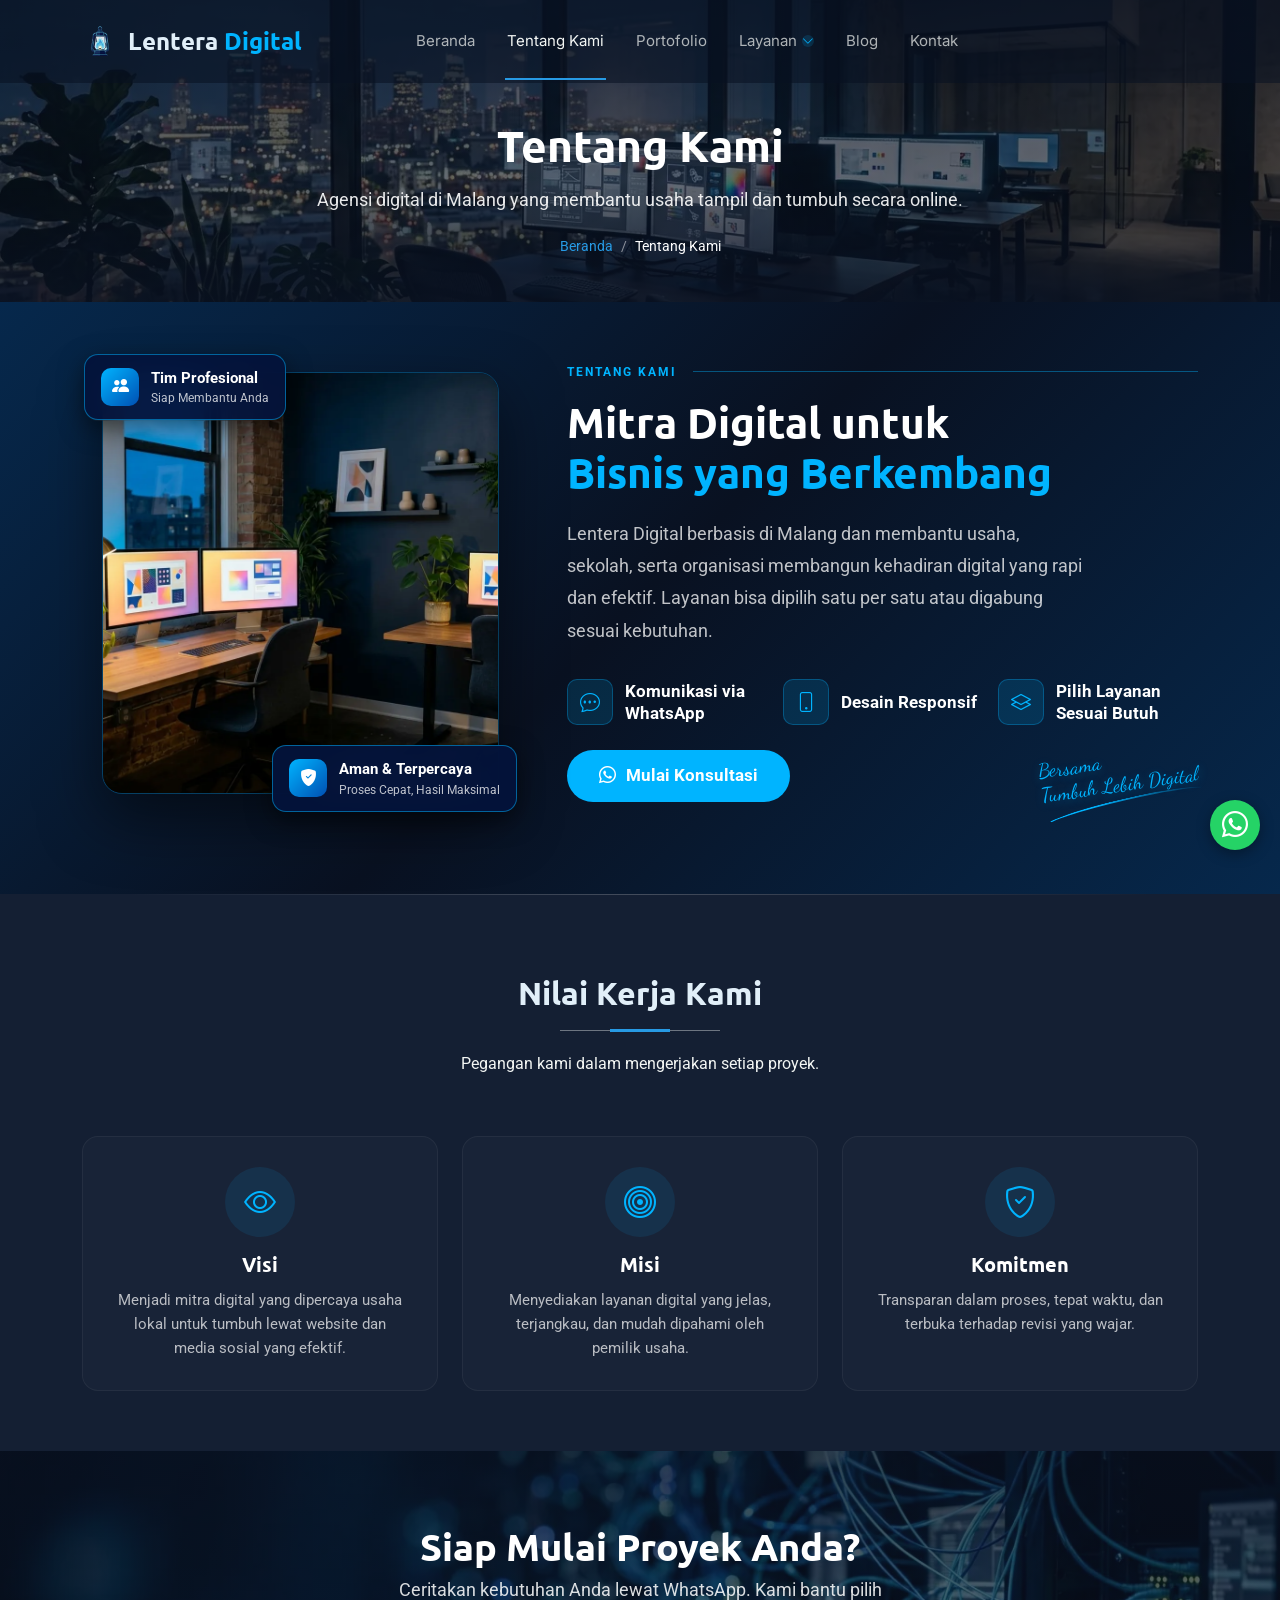
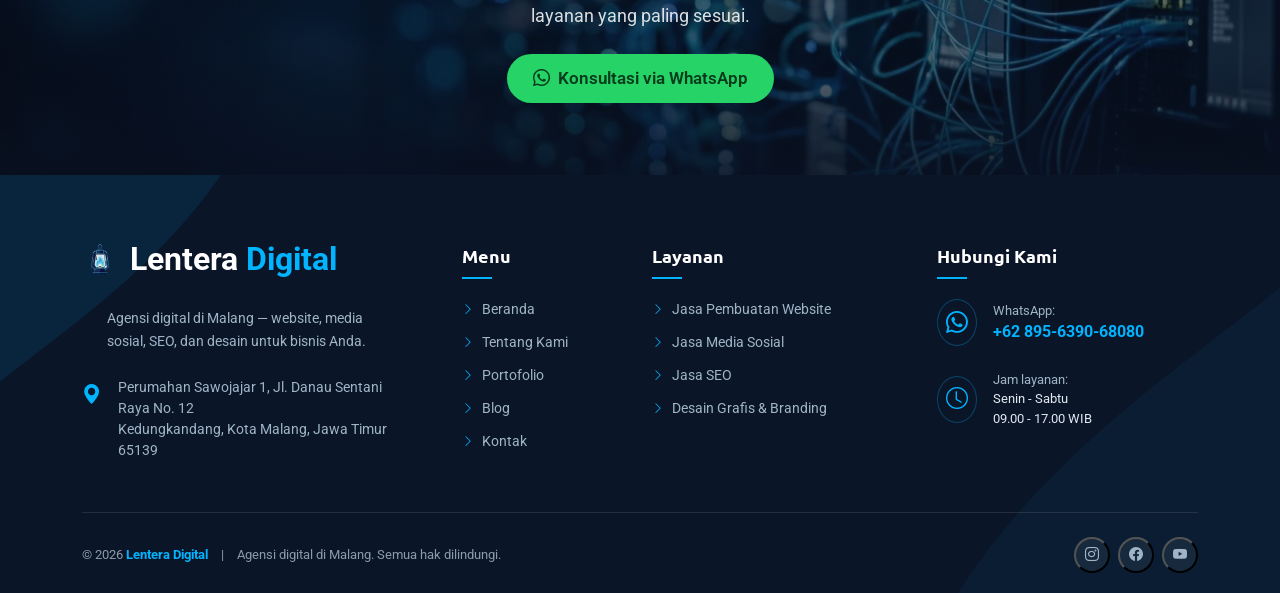
<file: tentang-kami.html>
<!DOCTYPE html>

<html lang="id">
<head>
<meta charset="utf-8"/>
  <link rel="icon" type="image/png" sizes="32x32" href="assets/img/favicon-32.png">
  <link rel="apple-touch-icon" sizes="180x180" href="assets/img/apple-touch-icon.png">
<meta content="width=device-width, initial-scale=1.0" name="viewport"/>
<title>Tentang Kami | Lentera Digital Agensi Digital Malang</title>
<meta content="Kenali Lentera Digital, agensi digital di Malang yang membantu bisnis lewat pembuatan website, pengelolaan media sosial, SEO, serta desain grafis dan branding." name="description"/>
<meta content="tentang agensi digital malang, agensi digital, profil perusahaan, jasa digital marketing malang" name="keywords"/>
<meta content="Lentera Digital" name="author"/>
<meta content="index, follow, max-image-preview:large, max-snippet:-1" name="robots"/>
<meta content="#091121" name="theme-color"/>
<link href="https://www.lenteradigital.id/tentang-kami.html" rel="canonical"/>
<meta content="ID-JI" name="geo.region"/>
<meta content="Malang" name="geo.placename"/>
<meta content="id_ID" property="og:locale"/>
<meta content="website" property="og:type"/>
<meta content="Lentera Digital" property="og:site_name"/>
<meta content="Tentang Kami | Lentera Digital Agensi Digital Malang" property="og:title"/>
<meta content="Kenali Lentera Digital, agensi digital di Malang yang membantu bisnis lewat pembuatan website, pengelolaan media sosial, SEO, serta desain grafis dan branding." property="og:description"/>
<meta content="https://www.lenteradigital.id/tentang-kami.html" property="og:url"/>
<meta content="https://www.lenteradigital.id/assets/img/og-default.jpg" property="og:image"/>
<meta content="summary_large_image" name="twitter:card"/>
<meta content="Tentang Kami | Lentera Digital Agensi Digital Malang" name="twitter:title"/>
<meta content="Kenali Lentera Digital, agensi digital di Malang yang membantu bisnis lewat pembuatan website, pengelolaan media sosial, SEO, serta desain grafis dan branding." name="twitter:description"/>
<meta content="https://www.lenteradigital.id/assets/img/og-default.jpg" name="twitter:image"/>
<script type="application/ld+json">{"@context": "https://schema.org", "@graph": [{"@type": ["Organization", "ProfessionalService"], "@id": "https://www.lenteradigital.id/#org", "name": "Lentera Digital", "url": "https://www.lenteradigital.id/", "logo": {"@type": "ImageObject", "url": "https://www.lenteradigital.id/assets/img/logo.webp", "width": 512, "height": 512}, "image": "https://www.lenteradigital.id/assets/img/og-default.jpg", "telephone": "+62 895-6390-68080", "priceRange": "$$", "description": "Agensi digital di Malang: jasa pembuatan website, media sosial, SEO, serta desain grafis dan branding.", "address": {"@type": "PostalAddress", "streetAddress": "Perumahan Sawojajar 1, Jl. Danau Sentani Raya No. 12", "addressLocality": "Kota Malang", "addressRegion": "Jawa Timur", "postalCode": "65139", "addressCountry": "ID"}, "areaServed": [{"@type": "City", "name": "Malang"}, {"@type": "Country", "name": "Indonesia"}], "openingHoursSpecification": [{"@type": "OpeningHoursSpecification", "dayOfWeek": ["Monday", "Tuesday", "Wednesday", "Thursday", "Friday", "Saturday"], "opens": "09:00", "closes": "17:00"}], "contactPoint": {"@type": "ContactPoint", "telephone": "+62 895-6390-68080", "contactType": "customer service", "availableLanguage": "Indonesian"}}, {"@type": "WebSite", "@id": "https://www.lenteradigital.id/#website", "url": "https://www.lenteradigital.id/", "name": "Lentera Digital", "inLanguage": "id-ID", "publisher": {"@id": "https://www.lenteradigital.id/#org"}}, {"@type": "BreadcrumbList", "itemListElement": [{"@type": "ListItem", "position": 1, "name": "Beranda", "item": "https://www.lenteradigital.id/"}, {"@type": "ListItem", "position": 2, "name": "Tentang Kami", "item": "https://www.lenteradigital.id/tentang-kami.html"}]}, {"@type": "AboutPage", "@id": "https://www.lenteradigital.id/tentang-kami.html#page", "url": "https://www.lenteradigital.id/tentang-kami.html", "name": "Tentang Lentera Digital", "about": {"@id": "https://www.lenteradigital.id/#org"}}]}</script>
<meta content="1200" property="og:image:width"/>
<meta content="630" property="og:image:height"/>
<meta content="Ilustrasi ruang kerja agensi digital" property="og:image:alt"/>
<link rel="preload" as="font" type="font/woff2" crossorigin href="assets/fonts/roboto-variable-latin-normal.woff2">
<link rel="preload" as="font" type="font/woff2" crossorigin href="assets/fonts/inter-400-normal.woff2">
<link href="assets/css/site.v1.min.css" rel="stylesheet"/>

</head>
<body class="inner-page" data-wa="62895639068080">
<header class="header d-flex align-items-center fixed-top" id="header">
<div class="container position-relative d-flex align-items-center">
<a aria-label="Lentera Digital - Beranda" class="logo d-flex align-items-center" href="index.html">
<img src="assets/img/logo-128.webp" alt="Lentera Digital" width="38" height="38">
<span class="sitename">Lentera <span class="accent">Digital</span></span>
</a>
<nav aria-label="Menu utama" class="navmenu mx-auto" id="navmenu">
<ul>
<li><a class="" href="index.html">Beranda</a></li>
<li><a class="active" href="tentang-kami.html">Tentang Kami</a></li>
<li><a href="portofolio.html">Portofolio</a></li>
<li class="dropdown"><a href="layanan.html"><span>Layanan</span> <i class="bi bi-chevron-down toggle-dropdown"></i></a><ul><li><a href="layanan/website.html">Jasa Pembuatan Website</a></li><li><a href="layanan/media-sosial.html">Jasa Media Sosial</a></li><li><a href="layanan/seo.html">Jasa SEO</a></li><li><a href="layanan/desain-grafis.html">Desain Grafis &amp; Branding</a></li></ul></li>
<li><a href="blog.html">Blog</a></li>
<li><a href="kontak.html">Kontak</a></li>
</ul>
<button type="button"  aria-expanded="false" aria-label="Buka menu" class="mobile-nav-toggle d-xl-none bi bi-list" role="button" style="background:none;border:none;padding:0;" aria-label="Buka menu" aria-expanded="false"></button>
</nav>
</div>
</header>
<main class="main">
<section class="page-hero" style="background-image:url('assets/img/hero/hero-tentang-kami.webp')">
<div class="container">
<h1>Tentang Kami</h1>
<p>Agensi digital di Malang yang membantu usaha tampil dan tumbuh secara online.</p>
<nav aria-label="Breadcrumb"><ol><li><a href="index.html">Beranda</a></li><li aria-current="page">Tentang Kami</li></ol></nav>
</div>
</section>
<section class="section" style="background: linear-gradient(135deg, #06284c 0%, #091121 50%, #06284c 100%); padding: 50px 0 80px 0;">


<div class="container">
<div class="row g-5 align-items-center">
<!-- Kiri: Foto + Floating Cards -->
<div class="col-lg-5" style="overflow:visible !important;">
<div style="position:relative; overflow:visible; margin:20px 20px 20px 20px;">
<div style="border-radius:20px; overflow:hidden; box-shadow:0 25px 60px rgba(0,0,0,0.5); border:1.5px solid rgba(0,180,255,0.25);">
<img alt="Ilustrasi ruang kerja agensi digital" height="683" loading="lazy" src="assets/img/about/tentang-kami-ruang-kerja.webp" style="width:100%; height:420px; display:block; object-fit:cover; object-position:center 40%;" width="1024"/ decoding="async">
</div>
<!-- Card kiri atas -->
<div style="position:absolute; top:-18px; left:-18px; background:rgba(4,20,60,0.95); backdrop-filter:blur(14px); -webkit-backdrop-filter:blur(14px); border:1px solid rgba(0,180,255,0.5); border-radius:14px; padding:12px 16px; display:flex; align-items:center; gap:12px; box-shadow:0 8px 24px rgba(0,0,0,0.5); z-index:10;">
<div style="width:38px; height:38px; border-radius:10px; background:linear-gradient(135deg,#00b4ff,#0050b3); display:flex; align-items:center; justify-content:center; flex-shrink:0;"><i class="bi bi-people-fill" style="color:#fff; font-size:17px;"></i></div>
<div>
<div style="font-size:15px; font-weight:700; color:#fff; white-space:nowrap;">Tim Profesional</div>
<div class="fs-m" style="font-size:12px; color:rgba(255,255,255,0.75); white-space:nowrap;">Siap Membantu Anda</div>
</div>
</div>
<!-- Card kanan bawah -->
<div style="position:absolute; bottom:-18px; right:-18px; background:rgba(4,20,60,0.95); backdrop-filter:blur(14px); -webkit-backdrop-filter:blur(14px); border:1px solid rgba(0,180,255,0.5); border-radius:14px; padding:12px 16px; display:flex; align-items:center; gap:12px; box-shadow:0 8px 24px rgba(0,0,0,0.5); z-index:10;">
<div style="width:38px; height:38px; border-radius:10px; background:linear-gradient(135deg,#00b4ff,#0050b3); display:flex; align-items:center; justify-content:center; flex-shrink:0;"><i class="bi bi-shield-fill-check" style="color:#fff; font-size:17px;"></i></div>
<div>
<div style="font-size:15px; font-weight:700; color:#fff; white-space:nowrap;">Aman &amp; Terpercaya</div>
<div class="fs-m" style="font-size:12px; color:rgba(255,255,255,0.75); white-space:nowrap;">Proses Cepat, Hasil Maksimal</div>
</div>
</div>
</div>
</div>
<!-- Kanan: Konten -->
<div class="col-lg-7">
<!-- Badge -->
<div class="d-flex align-items-center gap-3 mb-3">
<span class="fs-m" style="font-size: 12px; font-weight: 700; letter-spacing: 2px; color: #00b4ff; text-transform: uppercase;">Tentang Kami</span>
<div style="flex: 1; height: 1px; background: rgba(0,180,255,0.4);"></div>
</div>
<!-- Heading -->
<h2 style="font-size: clamp(28px, 4vw, 42px); font-weight: 800; color: #fff; line-height: 1.2; margin-bottom: 20px;">
              Mitra Digital untuk<br/>
<span style="color: #00b4ff;">Bisnis yang Berkembang</span>
</h2>
<!-- Deskripsi -->
<p style="font-size: 18px; color: rgba(255,255,255,0.75); line-height: 1.8; margin-bottom: 32px; max-width: 520px;">
              Lentera Digital berbasis di Malang dan membantu usaha, sekolah, serta organisasi membangun kehadiran digital yang rapi dan efektif. Layanan bisa dipilih satu per satu atau digabung sesuai kebutuhan.
            </p>
<!-- 3 Mini Feature Boxes -->
<div class="row g-3 mb-4">
<div class="col-md-4">
<div class="feature-mini">
<div class="feat-icon"><i class="bi bi-chat-dots"></i></div>
<strong>Komunikasi via WhatsApp</strong>
</div>
</div>
<div class="col-md-4">
<div class="feature-mini">
<div class="feat-icon"><i class="bi bi-phone"></i></div>
<strong>Desain Responsif</strong>
</div>
</div>
<div class="col-md-4">
<div class="feature-mini">
<div class="feat-icon"><i class="bi bi-layers"></i></div>
<strong>Pilih Layanan Sesuai Butuh</strong>
</div>
</div>
</div>
<!-- Button + Script -->
<div class="d-flex align-items-center justify-content-between flex-wrap gap-3">
<a href="https://wa.me/62895639068080?text=Halo%2C%20saya%20ingin%20konsultasi%20tentang%20layanan%20Lentera%20Digital." rel="noopener" style="background: #00b4ff; color: #fff; border-radius: 50px; padding: 13px 32px; font-weight: 700; font-size: 17px; text-decoration: none; display: inline-flex; align-items: center; gap: 10px; transition: background 0.3s;" target="_blank"><i class="bi bi-whatsapp"></i> Mulai Konsultasi</a>
<div class="script-text">Bersama<br/>Tumbuh Lebih Digital</div>
</div>
</div>
</div>
</div>
</section>
<section class="section light-background" style="position: relative; padding-top: 80px;">
<!-- Garis pembatas tipis elegan -->
<div style="position: absolute; top: 0; left: 0; width: 100%; height: 1px; background: linear-gradient(90deg, transparent 10%, rgba(255,255,255,0.2) 50%, transparent 90%);"></div>
<div class="container section-title" data-aos="fade-up"><h2>Nilai Kerja Kami</h2><p>Pegangan kami dalam mengerjakan setiap proyek.</p></div>
<div class="container">
<div class="row g-4">
<div class="col-md-4" data-aos="fade-up" data-aos-delay="100">
<div onmouseout="this.style.transform='translateY(0)'; this.style.background='rgba(255,255,255,0.02)';" onmouseover="this.style.transform='translateY(-5px)'; this.style.background='rgba(255,255,255,0.04)';" style="background:rgba(255,255,255,0.02); border:1px solid rgba(255,255,255,0.05); border-radius:16px; padding:30px; height:100%; display:flex; flex-direction:column; align-items:center; text-align:center; transition: transform 0.3s, background 0.3s;">
<i class="bi bi-eye" style="font-size:32px; color:#00b4ff; margin-bottom:15px; background:rgba(0,180,255,0.1); width:70px; height:70px; display:flex; align-items:center; justify-content:center; border-radius:50%;"></i>
<h3 style="font-size:20px; font-weight:700; color:#fff; margin-bottom:12px;">Visi</h3>
<p style="color:rgba(255,255,255,0.7); font-size:15px; margin:0; line-height:1.6;">Menjadi mitra digital yang dipercaya usaha lokal untuk tumbuh lewat website dan media sosial yang efektif.</p>
</div>
</div>
<div class="col-md-4" data-aos="fade-up" data-aos-delay="200">
<div onmouseout="this.style.transform='translateY(0)'; this.style.background='rgba(255,255,255,0.02)';" onmouseover="this.style.transform='translateY(-5px)'; this.style.background='rgba(255,255,255,0.04)';" style="background:rgba(255,255,255,0.02); border:1px solid rgba(255,255,255,0.05); border-radius:16px; padding:30px; height:100%; display:flex; flex-direction:column; align-items:center; text-align:center; transition: transform 0.3s, background 0.3s;">
<i class="bi bi-bullseye" style="font-size:32px; color:#00b4ff; margin-bottom:15px; background:rgba(0,180,255,0.1); width:70px; height:70px; display:flex; align-items:center; justify-content:center; border-radius:50%;"></i>
<h3 style="font-size:20px; font-weight:700; color:#fff; margin-bottom:12px;">Misi</h3>
<p style="color:rgba(255,255,255,0.7); font-size:15px; margin:0; line-height:1.6;">Menyediakan layanan digital yang jelas, terjangkau, dan mudah dipahami oleh pemilik usaha.</p>
</div>
</div>
<div class="col-md-4" data-aos="fade-up" data-aos-delay="300">
<div onmouseout="this.style.transform='translateY(0)'; this.style.background='rgba(255,255,255,0.02)';" onmouseover="this.style.transform='translateY(-5px)'; this.style.background='rgba(255,255,255,0.04)';" style="background:rgba(255,255,255,0.02); border:1px solid rgba(255,255,255,0.05); border-radius:16px; padding:30px; height:100%; display:flex; flex-direction:column; align-items:center; text-align:center; transition: transform 0.3s, background 0.3s;">
<i class="bi bi-shield-check" style="font-size:32px; color:#00b4ff; margin-bottom:15px; background:rgba(0,180,255,0.1); width:70px; height:70px; display:flex; align-items:center; justify-content:center; border-radius:50%;"></i>
<h3 style="font-size:20px; font-weight:700; color:#fff; margin-bottom:12px;">Komitmen</h3>
<p style="color:rgba(255,255,255,0.7); font-size:15px; margin:0; line-height:1.6;">Transparan dalam proses, tepat waktu, dan terbuka terhadap revisi yang wajar.</p>
</div>
</div>
</div>
</div>
</section>
<section class="cta-img section" data-bg="assets/img/cta-background.webp" style="background-color: #0b1528;">
<div class="container">
<h2>Siap Mulai Proyek Anda?</h2>
<p>Ceritakan kebutuhan Anda lewat WhatsApp. Kami bantu pilih layanan yang paling sesuai.</p>
<a class="btn-wa" href="https://wa.me/62895639068080?text=Halo%2C%20saya%20ingin%20konsultasi%20tentang%20layanan%20Lentera%20Digital." rel="noopener" target="_blank"><i class="bi bi-whatsapp"></i> Konsultasi via WhatsApp</a>
</div>
</section>
</main>
<footer class="fs-m footer" id="footer" style="background-color: #0b1528; color: #b0c4de; position: relative; overflow: hidden; padding: 60px 0 20px; font-size: 14px;">
<!-- Wave decorations -->
<svg style="position: absolute; top: -50px; left: -50px; width: 300px; height: 300px; opacity: 0.1; pointer-events: none;" viewbox="0 0 200 200" xmlns="http://www.w3.org/2000/svg">
<path d="M0,0 L200,0 C150,100 50,150 0,200 Z" fill="#00b4ff"></path>
</svg>
<svg style="position: absolute; bottom: -50px; right: -50px; width: 400px; height: 400px; opacity: 0.05; pointer-events: none;" viewbox="0 0 200 200" xmlns="http://www.w3.org/2000/svg">
<path d="M200,200 L0,200 C50,100 150,50 200,0 Z" fill="#00b4ff"></path>
</svg>
<div class="container" style="position: relative; z-index: 1;">
<div class="row gy-4 mb-5">
<!-- Col 1 -->
<div class="col-lg-4 col-md-12 pe-lg-5">
<a class="d-flex align-items-center mb-4" href="index.html" style="text-decoration: none;"><img src="assets/img/logo-128.webp" alt="Lentera Digital" style="max-height:46px;width:auto;margin-right:12px;" width="36" height="36"><span style="font-size: 32px; font-weight: 700; color: #fff;">Lentera <span style="color: #00b4ff;">Digital</span></span>
</a>
<p style="color: #a0b4c8; line-height: 1.6; margin-bottom: 25px; padding-left: 25px;">Agensi digital di Malang — website, media sosial, SEO, dan desain untuk bisnis Anda.</p>
<div class="d-flex align-items-start gap-3">
<i class="bi bi-geo-alt-fill" style="color: #00b4ff; font-size: 20px; margin-top: 2px;"></i>
<p style="color: #a0b4c8; line-height: 1.5; margin: 0;">Perumahan Sawojajar 1, Jl. Danau Sentani Raya No. 12<br/>Kedungkandang, Kota Malang, Jawa Timur 65139</p>
</div>
</div>
<!-- Col 2 -->
<div class="col-lg-2 col-md-4" style="padding-top:10px;">
<h2 class="h4" style="color: #fff; font-size: 18px; font-weight: 600; margin-bottom: 20px; position: relative; padding-bottom: 12px;">Menu
            <span style="position: absolute; left: 0; bottom: 0; width: 30px; height: 2px; background: #00b4ff;"></span>
</h2>
<ul class="footer-links-list" style="list-style: none; padding: 0; margin: 0;">
<li style="margin-bottom: 12px;"><a href="index.html" style="color: #a0b4c8; text-decoration: none; display: flex; align-items: center; gap: 8px; transition: color 0.3s;"><i class="fs-m bi bi-chevron-right" style="color: #00b4ff; font-size: 12px;"></i> Beranda</a></li>
<li style="margin-bottom: 12px;"><a href="tentang-kami.html" style="color: #a0b4c8; text-decoration: none; display: flex; align-items: center; gap: 8px; transition: color 0.3s;"><i class="fs-m bi bi-chevron-right" style="color: #00b4ff; font-size: 12px;"></i> Tentang Kami</a></li>
<li style="margin-bottom: 12px;"><a href="portofolio.html" style="color: #a0b4c8; text-decoration: none; display: flex; align-items: center; gap: 8px; transition: color 0.3s;"><i class="fs-m bi bi-chevron-right" style="color: #00b4ff; font-size: 12px;"></i> Portofolio</a></li>
<li style="margin-bottom: 12px;"><a href="blog.html" style="color: #a0b4c8; text-decoration: none; display: flex; align-items: center; gap: 8px; transition: color 0.3s;"><i class="fs-m bi bi-chevron-right" style="color: #00b4ff; font-size: 12px;"></i> Blog</a></li>
<li style="margin-bottom: 12px;"><a href="kontak.html" style="color: #a0b4c8; text-decoration: none; display: flex; align-items: center; gap: 8px; transition: color 0.3s;"><i class="fs-m bi bi-chevron-right" style="color: #00b4ff; font-size: 12px;"></i> Kontak</a></li>
</ul>
</div>
<!-- Col 3 -->
<div class="col-lg-3 col-md-4" style="padding-top:10px;">
<h2 class="h4" style="color: #fff; font-size: 18px; font-weight: 600; margin-bottom: 20px; position: relative; padding-bottom: 12px;">Layanan
            <span style="position: absolute; left: 0; bottom: 0; width: 30px; height: 2px; background: #00b4ff;"></span>
</h2>
<ul class="footer-links-list" style="list-style: none; padding: 0; margin: 0;">
<li style="margin-bottom: 12px;"><a href="layanan/website.html" style="color: #a0b4c8; text-decoration: none; display: flex; align-items: center; gap: 8px; transition: color 0.3s;"><i class="fs-m bi bi-chevron-right" style="color: #00b4ff; font-size: 12px;"></i> Jasa Pembuatan Website</a></li>
<li style="margin-bottom: 12px;"><a href="layanan/media-sosial.html" style="color: #a0b4c8; text-decoration: none; display: flex; align-items: center; gap: 8px; transition: color 0.3s;"><i class="fs-m bi bi-chevron-right" style="color: #00b4ff; font-size: 12px;"></i> Jasa Media Sosial</a></li>
<li style="margin-bottom: 12px;"><a href="layanan/seo.html" style="color: #a0b4c8; text-decoration: none; display: flex; align-items: center; gap: 8px; transition: color 0.3s;"><i class="fs-m bi bi-chevron-right" style="color: #00b4ff; font-size: 12px;"></i> Jasa SEO</a></li>
<li style="margin-bottom: 12px;"><a href="layanan/desain-grafis.html" style="color: #a0b4c8; text-decoration: none; display: flex; align-items: center; gap: 8px; transition: color 0.3s;"><i class="fs-m bi bi-chevron-right" style="color: #00b4ff; font-size: 12px;"></i> Desain Grafis &amp; Branding</a></li>
</ul>
</div>
<!-- Col 4 -->
<div class="col-lg-3 col-md-4" style="padding-top:10px;">
<h2 class="h4" style="color: #fff; font-size: 18px; font-weight: 600; margin-bottom: 20px; position: relative; padding-bottom: 12px;">Hubungi Kami
            <span style="position: absolute; left: 0; bottom: 0; width: 30px; height: 2px; background: #00b4ff;"></span>
</h2>
<div class="d-flex align-items-center gap-3 mb-4">
<i class="bi bi-whatsapp" style="color: #00b4ff; font-size: 22px; border: 1px solid rgba(0,180,255,0.3); border-radius: 50%; padding: 6px 8px;"></i>
<div>
<p class="fs-m" style="color: #a0b4c8; margin: 0; font-size: 13px;">WhatsApp:</p>
<a href="https://wa.me/62895639068080" class="fs-m" style="color: #00b4ff; font-weight: 700; text-decoration: none; font-size: 16px; display: inline-block; white-space: nowrap;">+62 895-6390-68080</a>
</div>
</div>
<div class="d-flex align-items-center gap-3">
<i class="bi bi-clock" style="color: #00b4ff; font-size: 22px; border: 1px solid rgba(0,180,255,0.3); border-radius: 50%; padding: 6px 8px;"></i>
<div>
<p class="fs-m" style="color: #a0b4c8; margin: 0; font-size: 13px;">Jam layanan:</p>
<p class="fs-m" style="color: #e0e8f0; margin: 0; font-size: 13px;">Senin - Sabtu<br/>09.00 - 17.00 WIB</p>
</div>
</div>
</div>
</div>
<div class="d-flex flex-column flex-md-row justify-content-between align-items-center pt-4" style="border-top: 1px solid rgba(255,255,255,0.1);">
<p class="fs-m" style="color: #8a9ba8; margin: 0; font-size: 13px;">© 2026 <strong style="color:#00b4ff;">Lentera Digital</strong> <span style="margin:0 10px;">|</span> Agensi digital di Malang. Semua hak dilindungi.</p>
<div class="d-flex gap-2 mt-3 mt-md-0">
<button type="button"  aria-label="Social Link"  style="width: 36px; height: 36px; background: rgba(255,255,255,0.05); border-radius: 50%; display: flex; justify-content: center; align-items: center; color: #a0b4c8; text-decoration: none; transition: background 0.3s;"><i class="bi bi-instagram"></i></button>
<button type="button"  aria-label="Social Link"  style="width: 36px; height: 36px; background: rgba(255,255,255,0.05); border-radius: 50%; display: flex; justify-content: center; align-items: center; color: #a0b4c8; text-decoration: none; transition: background 0.3s;"><i class="bi bi-facebook"></i></button>
<button type="button"  aria-label="Social Link"  style="width: 36px; height: 36px; background: rgba(255,255,255,0.05); border-radius: 50%; display: flex; justify-content: center; align-items: center; color: #a0b4c8; text-decoration: none; transition: background 0.3s;"><i class="bi bi-youtube"></i></button>
</div>
</div>
</div>

</footer>
<a aria-label="Chat WhatsApp" class="float-wa" href="https://wa.me/62895639068080?text=Halo%2C%20saya%20ingin%20bertanya%20tentang%20layanan%20Lentera%20Digital." rel="noopener" target="_blank"><i class="bi bi-whatsapp"></i></a>
<button type="button"  aria-label="Social Link" aria-label="Ke atas" class="scroll-top d-flex align-items-center justify-content-center"  id="scroll-top" aria-label="Ke atas"><i class="bi bi-arrow-up-short"></i></button>
<script src="assets/js/main.v1.js"></script>
</body>
</html>
</file>
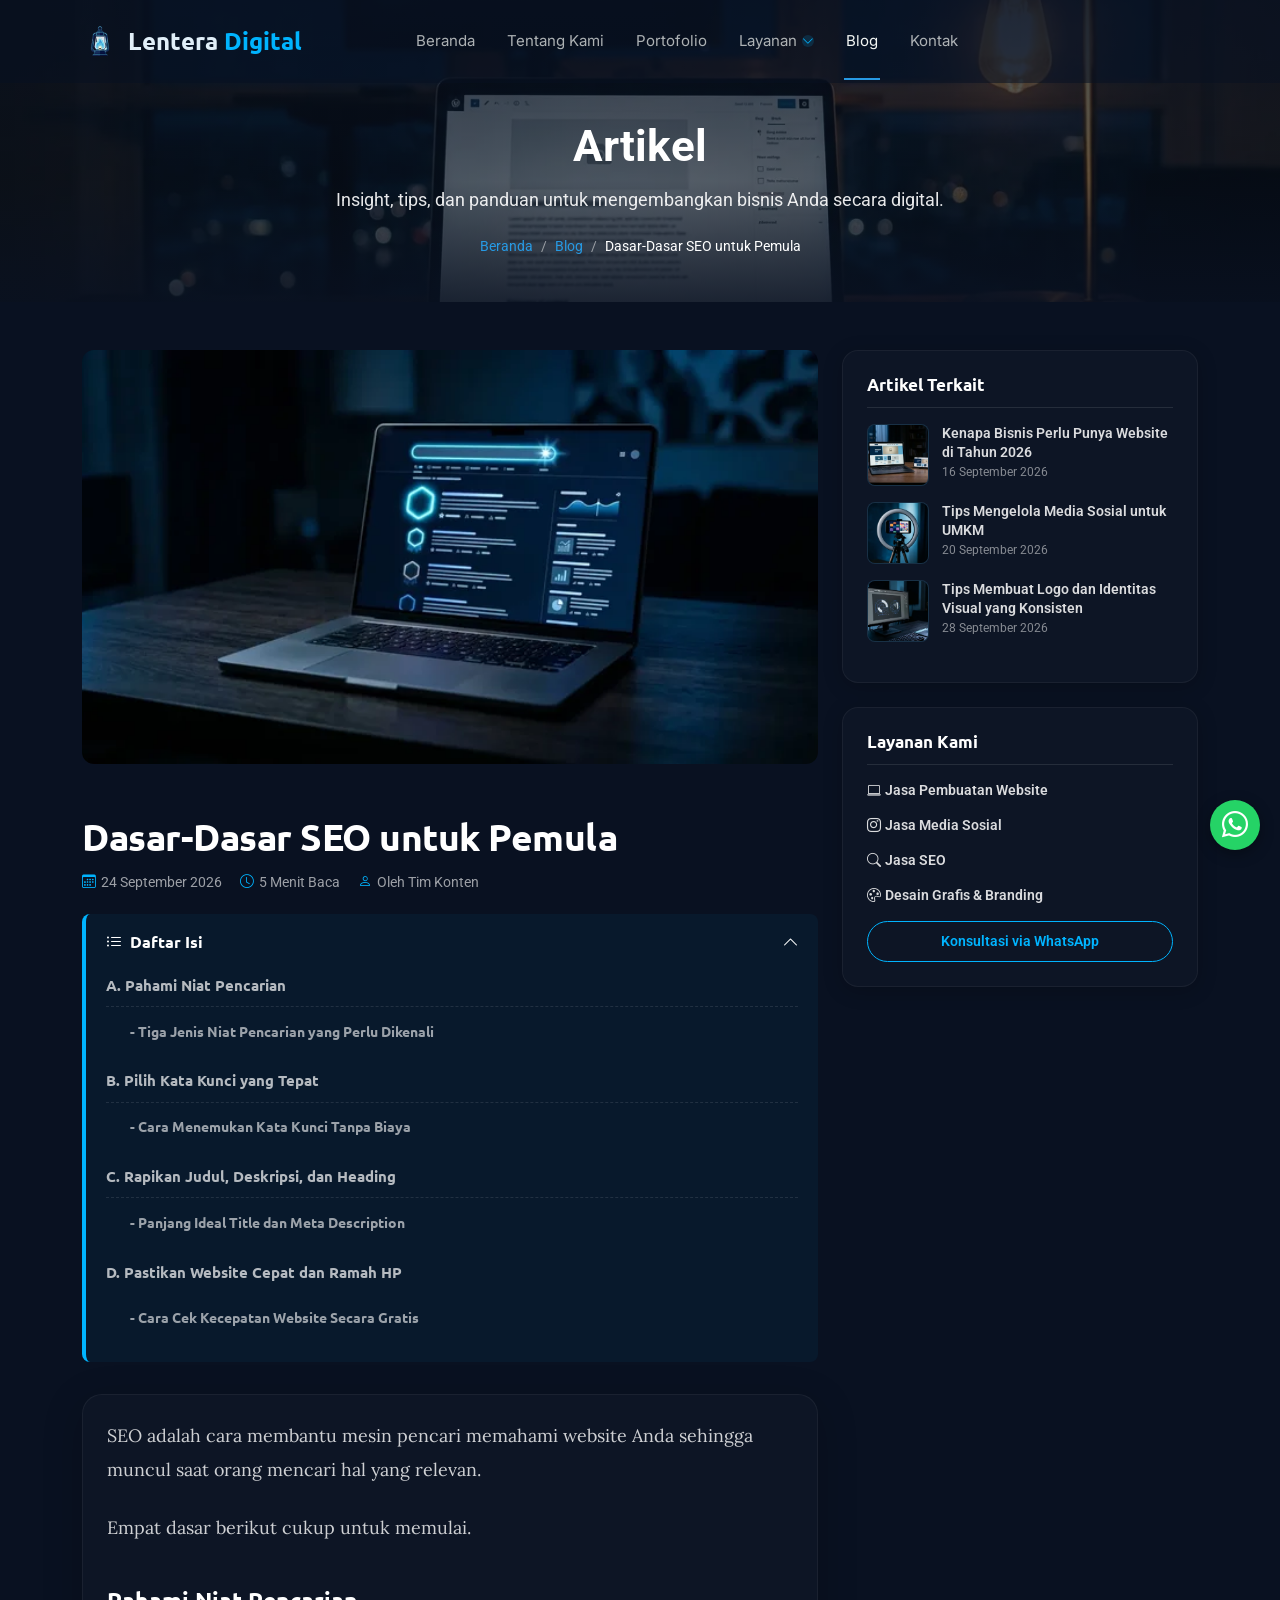
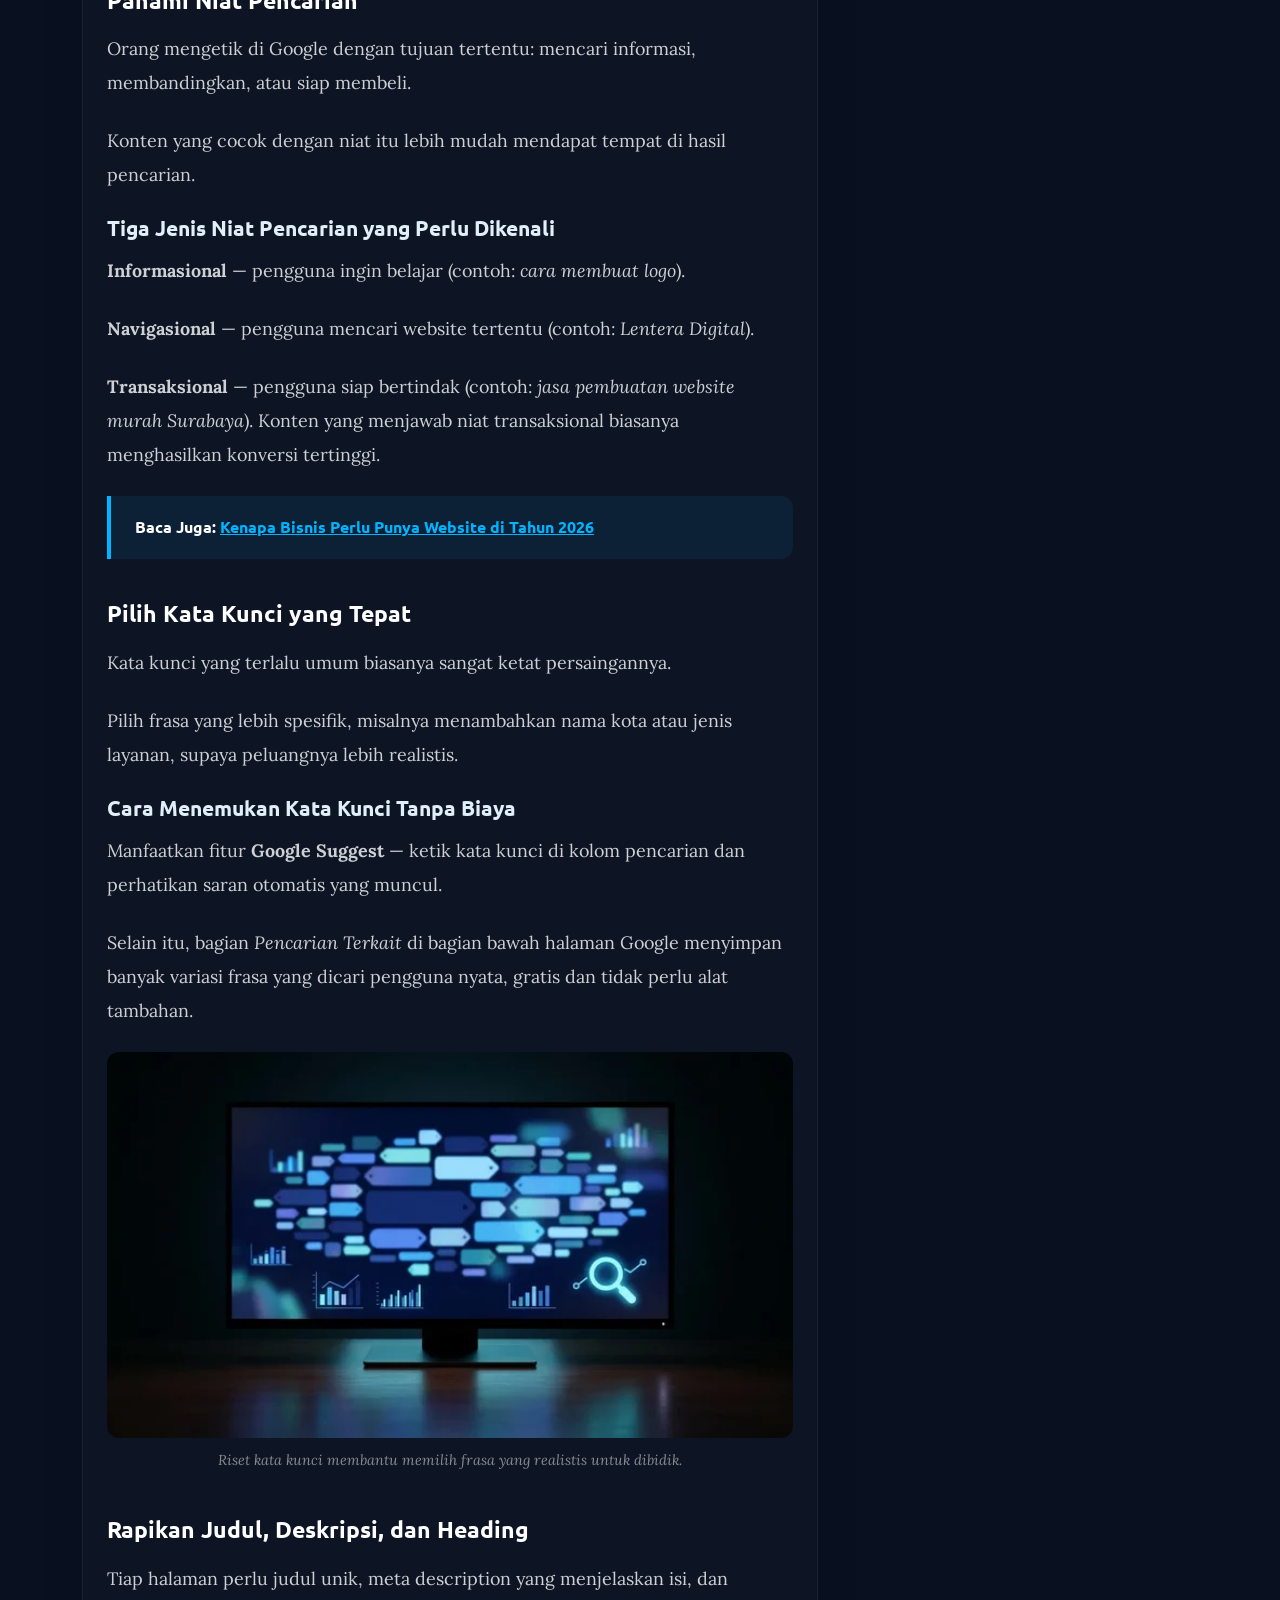
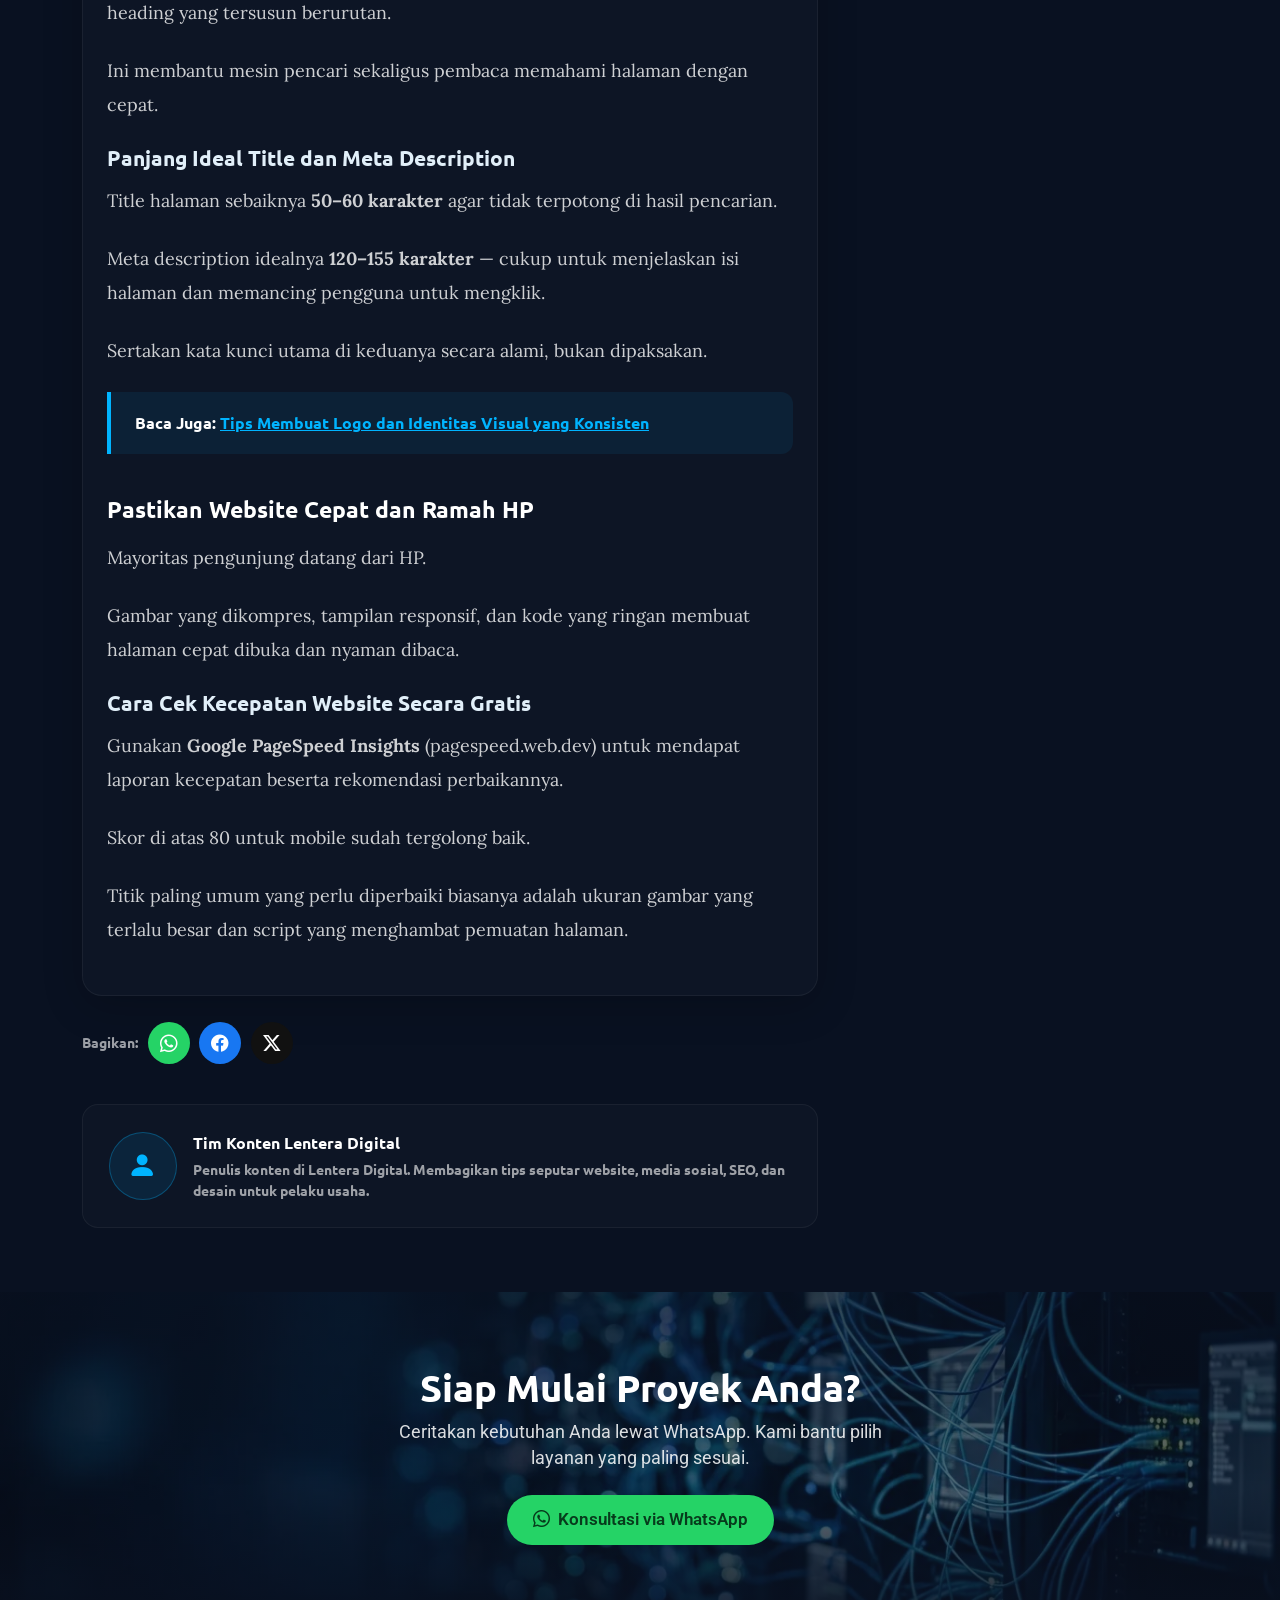
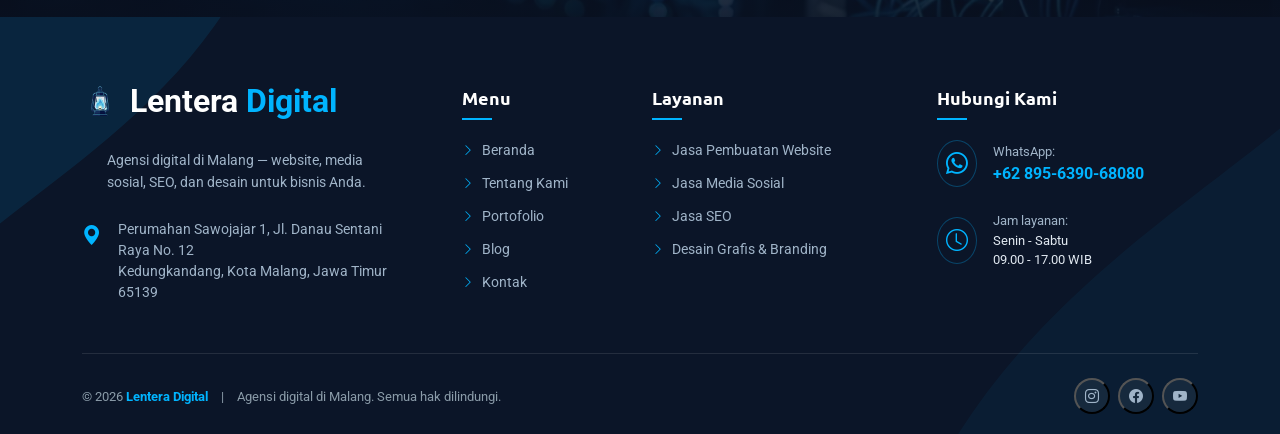
<file: blog/dasar-dasar-seo-pemula.html>
<!DOCTYPE html>

<html lang="id">
<head>
<meta charset="utf-8"/>
<link href="../assets/img/favicon-32.png" rel="icon" sizes="32x32" type="image/png"/>
<link href="../assets/img/apple-touch-icon.png" rel="apple-touch-icon" sizes="180x180"/>
<meta content="width=device-width, initial-scale=1.0" name="viewport"/>
<title>Dasar-Dasar SEO untuk Pemula | Lentera Digital</title>
<meta content="Pengantar SEO untuk pemula: memahami niat pencarian, memilih kata kunci, merapikan title dan heading, serta memastikan website cepat dan ramah HP." name="description"/>
<meta content="dasar seo untuk pemula, cara seo website, kata kunci, seo on page" name="keywords"/>
<meta content="Lentera Digital" name="author"/>
<meta content="index, follow, max-image-preview:large, max-snippet:-1" name="robots"/>
<meta content="#091121" name="theme-color"/>
<link href="https://www.lenteradigital.id/blog/dasar-dasar-seo-pemula.html" rel="canonical"/>
<meta content="ID-JI" name="geo.region"/>
<meta content="Malang" name="geo.placename"/>
<meta content="id_ID" property="og:locale"/>
<meta content="article" property="og:type"/>
<meta content="Lentera Digital" property="og:site_name"/>
<meta content="Dasar-Dasar SEO untuk Pemula | Lentera Digital" property="og:title"/>
<meta content="Pengantar SEO untuk pemula: memahami niat pencarian, memilih kata kunci, merapikan title dan heading, serta memastikan website cepat dan ramah HP." property="og:description"/>
<meta content="https://www.lenteradigital.id/blog/dasar-dasar-seo-pemula.html" property="og:url"/>
<meta content="https://www.lenteradigital.id/assets/img/og-default.jpg" property="og:image"/>
<meta content="summary_large_image" name="twitter:card"/>
<meta content="Dasar-Dasar SEO untuk Pemula | Lentera Digital" name="twitter:title"/>
<meta content="Pengantar SEO untuk pemula: memahami niat pencarian, memilih kata kunci, merapikan title dan heading, serta memastikan website cepat dan ramah HP." name="twitter:description"/>
<meta content="https://www.lenteradigital.id/assets/img/og-default.jpg" name="twitter:image"/>
<link href="../assets/css/artikel.css" rel="stylesheet"/>
<script type="application/ld+json">{"@context": "https://schema.org", "@graph": [{"@type": ["Organization", "ProfessionalService"], "@id": "https://www.lenteradigital.id/#org", "name": "Lentera Digital", "url": "https://www.lenteradigital.id/", "logo": {"@type": "ImageObject", "url": "https://www.lenteradigital.id/assets/img/logo.webp", "width": 512, "height": 512}, "image": "https://www.lenteradigital.id/assets/img/og-default.jpg", "telephone": "+62 895-6390-68080", "priceRange": "$$", "description": "Agensi digital di Malang: jasa pembuatan website, media sosial, SEO, serta desain grafis dan branding.", "address": {"@type": "PostalAddress", "streetAddress": "Perumahan Sawojajar 1, Jl. Danau Sentani Raya No. 12", "addressLocality": "Kota Malang", "addressRegion": "Jawa Timur", "postalCode": "65139", "addressCountry": "ID"}, "areaServed": [{"@type": "City", "name": "Malang"}, {"@type": "Country", "name": "Indonesia"}], "openingHoursSpecification": [{"@type": "OpeningHoursSpecification", "dayOfWeek": ["Monday", "Tuesday", "Wednesday", "Thursday", "Friday", "Saturday"], "opens": "09:00", "closes": "17:00"}], "contactPoint": {"@type": "ContactPoint", "telephone": "+62 895-6390-68080", "contactType": "customer service", "availableLanguage": "Indonesian"}}, {"@type": "WebSite", "@id": "https://www.lenteradigital.id/#website", "url": "https://www.lenteradigital.id/", "name": "Lentera Digital", "inLanguage": "id-ID", "publisher": {"@id": "https://www.lenteradigital.id/#org"}}, {"@type": "BreadcrumbList", "itemListElement": [{"@type": "ListItem", "position": 1, "name": "Beranda", "item": "https://www.lenteradigital.id/"}, {"@type": "ListItem", "position": 2, "name": "Blog", "item": "https://www.lenteradigital.id/blog.html"}, {"@type": "ListItem", "position": 3, "name": "Dasar-Dasar SEO untuk Pemula", "item": "https://www.lenteradigital.id/blog/dasar-dasar-seo-pemula.html"}]}, {"@type": "BlogPosting", "@id": "https://www.lenteradigital.id/blog/dasar-dasar-seo-pemula.html#article", "mainEntityOfPage": "https://www.lenteradigital.id/blog/dasar-dasar-seo-pemula.html", "headline": "Dasar-Dasar SEO untuk Pemula", "description": "Pengantar SEO untuk pemula: memahami niat pencarian, memilih kata kunci, merapikan title dan heading, serta memastikan website cepat dan ramah HP.", "image": ["https://www.lenteradigital.id/assets/img/artikel/artikel-dasar-seo-pemula.webp", "https://www.lenteradigital.id/assets/img/artikel/artikel-dasar-seo-pemula-2.webp"], "datePublished": "2026-09-24", "dateModified": "2026-10-01", "inLanguage": "id-ID", "author": {"@type": "Organization", "name": "Lentera Digital (Tim Konten)", "url": "https://www.lenteradigital.id/"}, "publisher": {"@id": "https://www.lenteradigital.id/#org"}, "keywords": "dasar seo untuk pemula, cara seo website, kata kunci, seo on page"}]}</script>
<meta content="1200" property="og:image:width"/>
<meta content="630" property="og:image:height"/>
<meta content="Ilustrasi ruang kerja agensi digital" property="og:image:alt"/>
<link rel="preload" as="font" type="font/woff2" crossorigin href="../assets/fonts/roboto-variable-latin-normal.woff2">
<link rel="preload" as="font" type="font/woff2" crossorigin href="../assets/fonts/inter-400-normal.woff2">
<link href="../assets/css/site.v1.min.css" rel="stylesheet"/>
<link href="../assets/fonts/fonts-lora.v1.min.css" rel="stylesheet"/>
</head>
<body class="inner-page article-page" data-wa="62895639068080">
<header class="header d-flex align-items-center fixed-top" id="header">
<div class="container position-relative d-flex align-items-center">
<a aria-label="Lentera Digital - Beranda" class="logo d-flex align-items-center" href="../index.html">
<img alt="Lentera Digital" height="38" src="../assets/img/logo-128.webp" width="38"/>
<span class="sitename">Lentera <span class="accent">Digital</span></span>
</a>
<nav aria-label="Menu utama" class="navmenu mx-auto" id="navmenu">
<ul>
<li><a class="" href="../index.html">Beranda</a></li>
<li><a href="../tentang-kami.html">Tentang Kami</a></li>
<li><a href="../portofolio.html">Portofolio</a></li>
<li class="dropdown"><a href="../layanan.html"><span>Layanan</span> <i class="bi bi-chevron-down toggle-dropdown"></i></a><ul><li><a href="../layanan/website.html">Jasa Pembuatan Website</a></li><li><a href="../layanan/media-sosial.html">Jasa Media Sosial</a></li><li><a href="../layanan/seo.html">Jasa SEO</a></li><li><a href="../layanan/desain-grafis.html">Desain Grafis &amp; Branding</a></li></ul></li>
<li><a class="active" href="../blog.html">Blog</a></li>
<li><a href="../kontak.html">Kontak</a></li>
</ul>
<button aria-expanded="false" aria-label="Buka menu" class="mobile-nav-toggle d-xl-none bi bi-list" role="button" style="background:none;border:none;padding:0;" type="button"></button>
</nav>
</div>
</header>
<main class="main">
<section class="page-hero" style="background-image:url('../assets/img/hero/hero-blog.webp')">
<div class="container">
<p class="page-hero-title fw-bold">Artikel</p>
<p>Insight, tips, dan panduan untuk mengembangkan bisnis Anda secara digital.</p>
<nav aria-label="Breadcrumb"><ol><li><a href="../index.html">Beranda</a></li><li><a class="active" href="../blog.html">Blog</a></li><li aria-current="page">Dasar-Dasar SEO untuk Pemula</li></ol></nav>
</div>
</section>
<section class="article-area">
<div class="container"><div class="row g-4">
<div class="col-lg-8 article-wrapper">
<img alt="Ilustrasi hasil pencarian dan peringkat SEO" class="article-cover" fetchpriority="high" height="768" sizes="(max-width: 768px) 100vw, 360px" src="../assets/img/artikel/artikel-dasar-seo-pemula.webp" srcset="../assets/img/artikel/artikel-dasar-seo-pemula-640.webp 640w, ../assets/img/artikel/artikel-dasar-seo-pemula.webp 1376w" width="1376"/>
<h1 class="article-title">Dasar-Dasar SEO untuk Pemula</h1>
<div class="article-meta"><span><i class="bi bi-calendar3"></i><time datetime="2026-09-24">24 September 2026</time></span><span><i class="bi bi-clock"></i>5 Menit Baca</span><span><i class="bi bi-person"></i>Oleh Tim Konten</span></div>
<details class="toc-box" open=""><summary><span><i class="bi bi-list-ul me-2"></i>Daftar Isi</span><i class="bi bi-chevron-down"></i></summary><ul class="toc-list" style="list-style-type: none; padding-left: 0;"><li style="margin-bottom: 8px;"><a href="#s1">A. Pahami Niat Pencarian</a><ul style="padding-left: 1.5rem; list-style-type: none; margin-top: 4px; margin-bottom: 8px;"><li style="margin-bottom: 4px;"><a href="#s1-sub1" style="font-size: 0.9em; opacity: 0.85;">- Tiga Jenis Niat Pencarian yang Perlu Dikenali</a></li></ul></li><li style="margin-bottom: 8px;"><a href="#s2">B. Pilih Kata Kunci yang Tepat</a><ul style="padding-left: 1.5rem; list-style-type: none; margin-top: 4px; margin-bottom: 8px;"><li style="margin-bottom: 4px;"><a href="#s2-sub1" style="font-size: 0.9em; opacity: 0.85;">- Cara Menemukan Kata Kunci Tanpa Biaya</a></li></ul></li><li style="margin-bottom: 8px;"><a href="#s3">C. Rapikan Judul, Deskripsi, dan Heading</a><ul style="padding-left: 1.5rem; list-style-type: none; margin-top: 4px; margin-bottom: 8px;"><li style="margin-bottom: 4px;"><a href="#s3-sub1" style="font-size: 0.9em; opacity: 0.85;">- Panjang Ideal Title dan Meta Description</a></li></ul></li><li style="margin-bottom: 8px;"><a href="#s4">D. Pastikan Website Cepat dan Ramah HP</a><ul style="padding-left: 1.5rem; list-style-type: none; margin-top: 4px; margin-bottom: 8px;"><li style="margin-bottom: 4px;"><a href="#s4-sub1" style="font-size: 0.9em; opacity: 0.85;">- Cara Cek Kecepatan Website Secara Gratis</a></li></ul></li></ul></details>
<article class="article-content">
<p>SEO adalah cara membantu mesin pencari memahami website Anda sehingga muncul saat orang mencari hal yang relevan.</p>
<p>Empat dasar berikut cukup untuk memulai.</p>
<h2 id="s1">Pahami Niat Pencarian</h2>
<p>Orang mengetik di Google dengan tujuan tertentu: mencari informasi, membandingkan, atau siap membeli.</p>
<p>Konten yang cocok dengan niat itu lebih mudah mendapat tempat di hasil pencarian.</p>
<h3 id="s1-sub1" style="font-size: 1.3rem; margin-top: 1.5rem; margin-bottom: 0.8rem; font-weight: 700;">Tiga Jenis Niat Pencarian yang Perlu Dikenali</h3>
<p><strong>Informasional</strong> — pengguna ingin belajar (contoh: <em>cara membuat logo</em>).</p>
<p><strong>Navigasional</strong> — pengguna mencari website tertentu (contoh: <em>Lentera Digital</em>).</p>
<p><strong>Transaksional</strong> — pengguna siap bertindak (contoh: <em>jasa pembuatan website murah Surabaya</em>). Konten yang menjawab niat transaksional biasanya menghasilkan konversi tertinggi.</p>
<div class="price-box"><strong>Baca Juga:</strong> <a href="kenapa-bisnis-perlu-website.html">Kenapa Bisnis Perlu Punya Website di Tahun 2026</a></div>
<h2 id="s2">Pilih Kata Kunci yang Tepat</h2>
<p>Kata kunci yang terlalu umum biasanya sangat ketat persaingannya.</p>
<p>Pilih frasa yang lebih spesifik, misalnya menambahkan nama kota atau jenis layanan, supaya peluangnya lebih realistis.</p>
<h3 id="s2-sub1" style="font-size: 1.3rem; margin-top: 1.5rem; margin-bottom: 0.8rem; font-weight: 700;">Cara Menemukan Kata Kunci Tanpa Biaya</h3>
<p>Manfaatkan fitur <strong>Google Suggest</strong> — ketik kata kunci di kolom pencarian dan perhatikan saran otomatis yang muncul.</p>
<p>Selain itu, bagian <em>Pencarian Terkait</em> di bagian bawah halaman Google menyimpan banyak variasi frasa yang dicari pengguna nyata, gratis dan tidak perlu alat tambahan.</p>
<figure><img alt="Ilustrasi riset kata kunci di dasbor SEO" height="768" loading="lazy" sizes="(max-width: 768px) 100vw, 360px" src="../assets/img/artikel/artikel-dasar-seo-pemula-2.webp" srcset="../assets/img/artikel/artikel-dasar-seo-pemula-2-640.webp 640w, ../assets/img/artikel/artikel-dasar-seo-pemula-2.webp 1376w" width="1376"/ decoding="async"><figcaption>Riset kata kunci membantu memilih frasa yang realistis untuk dibidik.</figcaption></figure>
<h2 id="s3">Rapikan Judul, Deskripsi, dan Heading</h2>
<p>Tiap halaman perlu judul unik, meta description yang menjelaskan isi, dan heading yang tersusun berurutan.</p>
<p>Ini membantu mesin pencari sekaligus pembaca memahami halaman dengan cepat.</p>
<h3 id="s3-sub1" style="font-size: 1.3rem; margin-top: 1.5rem; margin-bottom: 0.8rem; font-weight: 700;">Panjang Ideal Title dan Meta Description</h3>
<p>Title halaman sebaiknya <strong>50–60 karakter</strong> agar tidak terpotong di hasil pencarian.</p>
<p>Meta description idealnya <strong>120–155 karakter</strong> — cukup untuk menjelaskan isi halaman dan memancing pengguna untuk mengklik.</p>
<p>Sertakan kata kunci utama di keduanya secara alami, bukan dipaksakan.</p>
<div class="price-box"><strong>Baca Juga:</strong> <a href="tips-membuat-logo-identitas-visual.html">Tips Membuat Logo dan Identitas Visual yang Konsisten</a></div>
<h2 id="s4">Pastikan Website Cepat dan Ramah HP</h2>
<p>Mayoritas pengunjung datang dari HP.</p>
<p>Gambar yang dikompres, tampilan responsif, dan kode yang ringan membuat halaman cepat dibuka dan nyaman dibaca.</p>
<h3 id="s4-sub1" style="font-size: 1.3rem; margin-top: 1.5rem; margin-bottom: 0.8rem; font-weight: 700;">Cara Cek Kecepatan Website Secara Gratis</h3>
<p>Gunakan <strong>Google PageSpeed Insights</strong> (pagespeed.web.dev) untuk mendapat laporan kecepatan beserta rekomendasi perbaikannya.</p>
<p>Skor di atas 80 untuk mobile sudah tergolong baik.</p>
<p>Titik paling umum yang perlu diperbaiki biasanya adalah ukuran gambar yang terlalu besar dan script yang menghambat pemuatan halaman.</p>
</article>
<div class="share-row"><span>Bagikan:</span>
<a aria-label="Bagikan ke WhatsApp" class="share-btn" href="https://wa.me/?text=Dasar-Dasar%20SEO%20untuk%20Pemula%20https%3A//www.lenteradigital.id/blog/dasar-dasar-seo-pemula.html" rel="noopener" style="background:#25d366" target="_blank"><i class="bi bi-whatsapp"></i></a>
<a aria-label="Bagikan ke Facebook" class="share-btn" href="https://www.facebook.com/sharer/sharer.php?u=https%3A//www.lenteradigital.id/blog/dasar-dasar-seo-pemula.html" rel="noopener" style="background:#1877f2" target="_blank"><i class="bi bi-facebook"></i></a>
<a aria-label="Bagikan ke X" class="share-btn" href="https://twitter.com/intent/tweet?url=https%3A//www.lenteradigital.id/blog/dasar-dasar-seo-pemula.html&amp;text=Dasar-Dasar%20SEO%20untuk%20Pemula" rel="noopener" style="background:#111" target="_blank"><i class="bi bi-twitter-x"></i></a>
</div>
<div class="author-box"><div class="avatar"><i class="bi bi-person-fill"></i></div><div><strong>Tim Konten Lentera Digital</strong><p>Penulis konten di Lentera Digital. Membagikan tips seputar website, media sosial, SEO, dan desain untuk pelaku usaha.</p></div></div>
</div>
<aside class="col-lg-4"><div class="sticky-top" style="top:120px; z-index: 900;">
<div class="sidebar-card"><h3>Artikel Terkait</h3><a class="side-item" href="kenapa-bisnis-perlu-website.html"><img alt="" height="768" loading="lazy" sizes="(max-width: 768px) 100vw, 360px" src="../assets/img/artikel/artikel-kenapa-bisnis-perlu-website.webp" srcset="../assets/img/artikel/artikel-kenapa-bisnis-perlu-website-640.webp 640w, ../assets/img/artikel/artikel-kenapa-bisnis-perlu-website.webp 1376w" width="1376"/ decoding="async"><span>Kenapa Bisnis Perlu Punya Website di Tahun 2026<small>16 September 2026</small></span></a><a class="side-item" href="tips-media-sosial-umkm.html"><img alt="" height="768" loading="lazy" sizes="(max-width: 768px) 100vw, 360px" src="../assets/img/artikel/artikel-tips-media-sosial-umkm.webp" srcset="../assets/img/artikel/artikel-tips-media-sosial-umkm-640.webp 640w, ../assets/img/artikel/artikel-tips-media-sosial-umkm.webp 1376w" width="1376"/ decoding="async"><span>Tips Mengelola Media Sosial untuk UMKM<small>20 September 2026</small></span></a><a class="side-item" href="tips-membuat-logo-identitas-visual.html"><img alt="" height="768" loading="lazy" sizes="(max-width: 768px) 100vw, 360px" src="../assets/img/artikel/artikel-tips-membuat-logo.webp" srcset="../assets/img/artikel/artikel-tips-membuat-logo-640.webp 640w, ../assets/img/artikel/artikel-tips-membuat-logo.webp 1376w" width="1376"/ decoding="async"><span>Tips Membuat Logo dan Identitas Visual yang Konsisten<small>28 September 2026</small></span></a></div>
<div class="sidebar-card"><h3>Layanan Kami</h3><a class="side-item" href="../layanan/website.html"><span><i class="bi bi-laptop me-1"></i>Jasa Pembuatan Website</span></a><a class="side-item" href="../layanan/media-sosial.html"><span><i class="bi bi-instagram me-1"></i>Jasa Media Sosial</span></a><a class="side-item" href="../layanan/seo.html"><span><i class="bi bi-search me-1"></i>Jasa SEO</span></a><a class="side-item" href="../layanan/desain-grafis.html"><span><i class="bi bi-palette me-1"></i>Desain Grafis &amp; Branding</span></a><a class="btn-side mt-2" href="https://wa.me/62895639068080?text=Halo%2C%20saya%20baru%20membaca%20artikel%20%22Dasar-Dasar%20SEO%20untuk%20Pemula%22%20dan%20ingin%20konsultasi." rel="noopener" target="_blank">Konsultasi via WhatsApp</a></div>
</div></aside>
</div></div>
</section>
<section class="cta-img section" data-bg="../assets/img/cta-background.webp" style="background-color: #0b1528;">
<div class="container">
<h2>Siap Mulai Proyek Anda?</h2>
<p>Ceritakan kebutuhan Anda lewat WhatsApp. Kami bantu pilih layanan yang paling sesuai.</p>
<a class="btn-wa" href="https://wa.me/62895639068080?text=Halo%2C%20saya%20ingin%20konsultasi%20tentang%20layanan%20Lentera%20Digital." rel="noopener" target="_blank"><i class="bi bi-whatsapp"></i> Konsultasi via WhatsApp</a>
</div>
</section>
</main>
<footer class="fs-m footer" id="footer" style="background-color: #0b1528; color: #b0c4de; position: relative; overflow: hidden; padding: 60px 0 20px; font-size: 14px;">
<!-- Wave decorations -->
<svg style="position: absolute; top: -50px; left: -50px; width: 300px; height: 300px; opacity: 0.1; pointer-events: none;" viewbox="0 0 200 200" xmlns="http://www.w3.org/2000/svg">
<path d="M0,0 L200,0 C150,100 50,150 0,200 Z" fill="#00b4ff"></path>
</svg>
<svg style="position: absolute; bottom: -50px; right: -50px; width: 400px; height: 400px; opacity: 0.05; pointer-events: none;" viewbox="0 0 200 200" xmlns="http://www.w3.org/2000/svg">
<path d="M200,200 L0,200 C50,100 150,50 200,0 Z" fill="#00b4ff"></path>
</svg>
<div class="container" style="position: relative; z-index: 1;">
<div class="row gy-4 mb-5">
<!-- Col 1 -->
<div class="col-lg-4 col-md-12 pe-lg-5">
<a class="d-flex align-items-center mb-4" href="../index.html" style="text-decoration: none;"><img alt="Lentera Digital" height="36" src="../assets/img/logo-128.webp" style="max-height:46px;width:auto;margin-right:12px;" width="36"/><span style="font-size: 32px; font-weight: 700; color: #fff;">Lentera <span style="color: #00b4ff;">Digital</span></span>
</a>
<p style="color: #a0b4c8; line-height: 1.6; margin-bottom: 25px; padding-left: 25px;">Agensi digital di Malang — website, media sosial, SEO, dan desain untuk bisnis Anda.</p>
<div class="d-flex align-items-start gap-3">
<i class="bi bi-geo-alt-fill" style="color: #00b4ff; font-size: 20px; margin-top: 2px;"></i>
<p style="color: #a0b4c8; line-height: 1.5; margin: 0;">Perumahan Sawojajar 1, Jl. Danau Sentani Raya No. 12<br/>Kedungkandang, Kota Malang, Jawa Timur 65139</p>
</div>
</div>
<!-- Col 2 -->
<div class="col-lg-2 col-md-4" style="padding-top:10px;">
<h2 class="h4" style="color: #fff; font-size: 18px; font-weight: 600; margin-bottom: 20px; position: relative; padding-bottom: 12px;">Menu
            <span style="position: absolute; left: 0; bottom: 0; width: 30px; height: 2px; background: #00b4ff;"></span>
</h2>
<ul class="footer-links-list" style="list-style: none; padding: 0; margin: 0;">
<li style="margin-bottom: 12px;"><a href="../index.html" style="color: #a0b4c8; text-decoration: none; display: flex; align-items: center; gap: 8px; transition: color 0.3s;"><i class="fs-m bi bi-chevron-right" style="color: #00b4ff; font-size: 12px;"></i> Beranda</a></li>
<li style="margin-bottom: 12px;"><a href="../tentang-kami.html" style="color: #a0b4c8; text-decoration: none; display: flex; align-items: center; gap: 8px; transition: color 0.3s;"><i class="fs-m bi bi-chevron-right" style="color: #00b4ff; font-size: 12px;"></i> Tentang Kami</a></li>
<li style="margin-bottom: 12px;"><a href="../portofolio.html" style="color: #a0b4c8; text-decoration: none; display: flex; align-items: center; gap: 8px; transition: color 0.3s;"><i class="fs-m bi bi-chevron-right" style="color: #00b4ff; font-size: 12px;"></i> Portofolio</a></li>
<li style="margin-bottom: 12px;"><a href="../blog.html" style="color: #a0b4c8; text-decoration: none; display: flex; align-items: center; gap: 8px; transition: color 0.3s;"><i class="fs-m bi bi-chevron-right" style="color: #00b4ff; font-size: 12px;"></i> Blog</a></li>
<li style="margin-bottom: 12px;"><a href="../kontak.html" style="color: #a0b4c8; text-decoration: none; display: flex; align-items: center; gap: 8px; transition: color 0.3s;"><i class="fs-m bi bi-chevron-right" style="color: #00b4ff; font-size: 12px;"></i> Kontak</a></li>
</ul>
</div>
<!-- Col 3 -->
<div class="col-lg-3 col-md-4" style="padding-top:10px;">
<h2 class="h4" style="color: #fff; font-size: 18px; font-weight: 600; margin-bottom: 20px; position: relative; padding-bottom: 12px;">Layanan
            <span style="position: absolute; left: 0; bottom: 0; width: 30px; height: 2px; background: #00b4ff;"></span>
</h2>
<ul class="footer-links-list" style="list-style: none; padding: 0; margin: 0;">
<li style="margin-bottom: 12px;"><a href="../layanan/website.html" style="color: #a0b4c8; text-decoration: none; display: flex; align-items: center; gap: 8px; transition: color 0.3s;"><i class="fs-m bi bi-chevron-right" style="color: #00b4ff; font-size: 12px;"></i> Jasa Pembuatan Website</a></li>
<li style="margin-bottom: 12px;"><a href="../layanan/media-sosial.html" style="color: #a0b4c8; text-decoration: none; display: flex; align-items: center; gap: 8px; transition: color 0.3s;"><i class="fs-m bi bi-chevron-right" style="color: #00b4ff; font-size: 12px;"></i> Jasa Media Sosial</a></li>
<li style="margin-bottom: 12px;"><a href="../layanan/seo.html" style="color: #a0b4c8; text-decoration: none; display: flex; align-items: center; gap: 8px; transition: color 0.3s;"><i class="fs-m bi bi-chevron-right" style="color: #00b4ff; font-size: 12px;"></i> Jasa SEO</a></li>
<li style="margin-bottom: 12px;"><a href="../layanan/desain-grafis.html" style="color: #a0b4c8; text-decoration: none; display: flex; align-items: center; gap: 8px; transition: color 0.3s;"><i class="fs-m bi bi-chevron-right" style="color: #00b4ff; font-size: 12px;"></i> Desain Grafis &amp; Branding</a></li>
</ul>
</div>
<!-- Col 4 -->
<div class="col-lg-3 col-md-4" style="padding-top:10px;">
<h2 class="h4" style="color: #fff; font-size: 18px; font-weight: 600; margin-bottom: 20px; position: relative; padding-bottom: 12px;">Hubungi Kami
            <span style="position: absolute; left: 0; bottom: 0; width: 30px; height: 2px; background: #00b4ff;"></span>
</h2>
<div class="d-flex align-items-center gap-3 mb-4">
<i class="bi bi-whatsapp" style="color: #00b4ff; font-size: 22px; border: 1px solid rgba(0,180,255,0.3); border-radius: 50%; padding: 6px 8px;"></i>
<div>
<p class="fs-m" style="color: #a0b4c8; margin: 0; font-size: 13px;">WhatsApp:</p>
<a href="https://wa.me/62895639068080" class="fs-m" style="color: #00b4ff; font-weight: 700; text-decoration: none; font-size: 16px; display: inline-block; white-space: nowrap;">+62 895-6390-68080</a>
</div>
</div>
<div class="d-flex align-items-center gap-3">
<i class="bi bi-clock" style="color: #00b4ff; font-size: 22px; border: 1px solid rgba(0,180,255,0.3); border-radius: 50%; padding: 6px 8px;"></i>
<div>
<p class="fs-m" style="color: #a0b4c8; margin: 0; font-size: 13px;">Jam layanan:</p>
<p class="fs-m" style="color: #e0e8f0; margin: 0; font-size: 13px;">Senin - Sabtu<br/>09.00 - 17.00 WIB</p>
</div>
</div>
</div>
</div>
<div class="d-flex flex-column flex-md-row justify-content-between align-items-center pt-4" style="border-top: 1px solid rgba(255,255,255,0.1);">
<p class="fs-m" style="color: #8a9ba8; margin: 0; font-size: 13px;">© 2026 <strong style="color:#00b4ff;">Lentera Digital</strong> <span style="margin:0 10px;">|</span> Agensi digital di Malang. Semua hak dilindungi.</p>
<div class="d-flex gap-2 mt-3 mt-md-0">
<button aria-label="Social Link" style="width: 36px; height: 36px; background: rgba(255,255,255,0.05); border-radius: 50%; display: flex; justify-content: center; align-items: center; color: #a0b4c8; text-decoration: none; transition: background 0.3s;" type="button"><i class="bi bi-instagram"></i></button>
<button aria-label="Social Link" style="width: 36px; height: 36px; background: rgba(255,255,255,0.05); border-radius: 50%; display: flex; justify-content: center; align-items: center; color: #a0b4c8; text-decoration: none; transition: background 0.3s;" type="button"><i class="bi bi-facebook"></i></button>
<button aria-label="Social Link" style="width: 36px; height: 36px; background: rgba(255,255,255,0.05); border-radius: 50%; display: flex; justify-content: center; align-items: center; color: #a0b4c8; text-decoration: none; transition: background 0.3s;" type="button"><i class="bi bi-youtube"></i></button>
</div>
</div>
</div>

</footer>
<a aria-label="Chat WhatsApp" class="float-wa" href="https://wa.me/62895639068080?text=Halo%2C%20saya%20ingin%20bertanya%20tentang%20layanan%20Lentera%20Digital." rel="noopener" target="_blank"><i class="bi bi-whatsapp"></i></a>
<button aria-label="Ke atas" class="scroll-top d-flex align-items-center justify-content-center" id="scroll-top" type="button"><i class="bi bi-arrow-up-short"></i></button>
<script src="../assets/js/main.v1.js"></script>
</body>
</html>
</file>
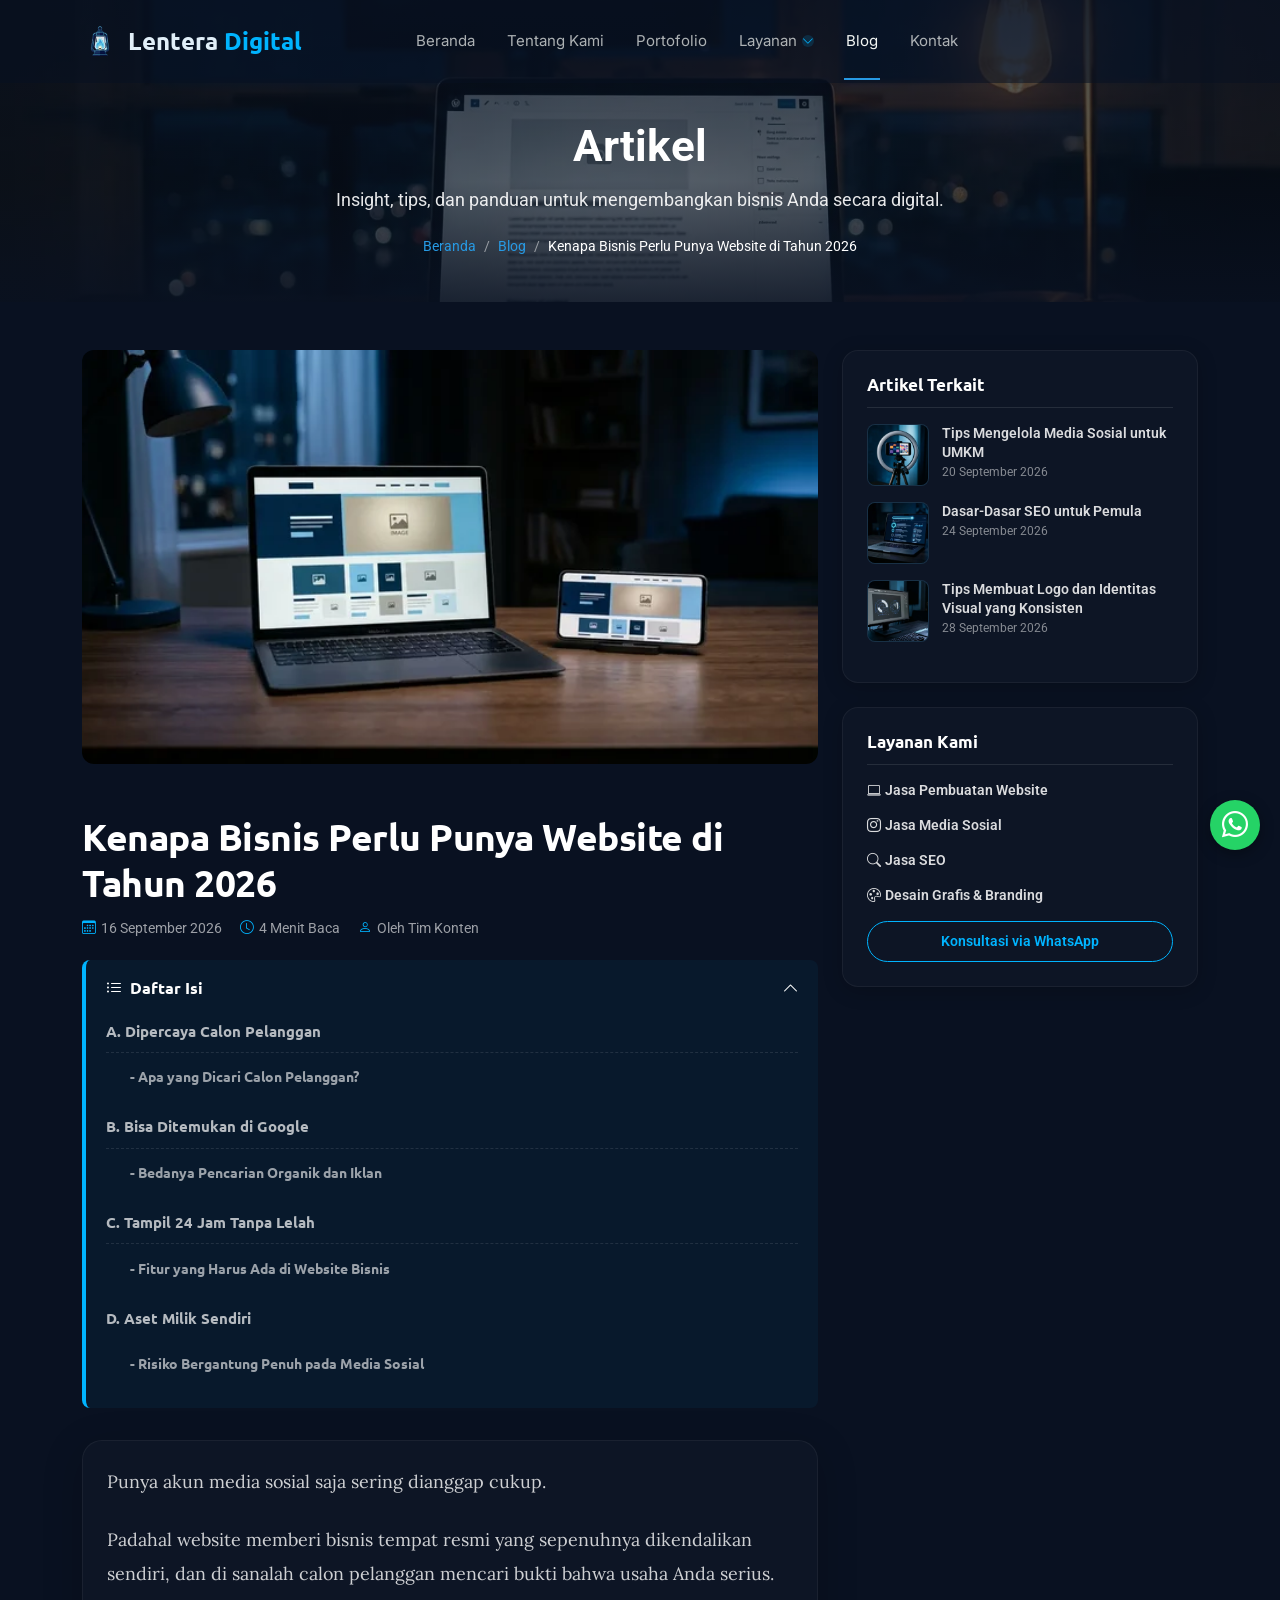
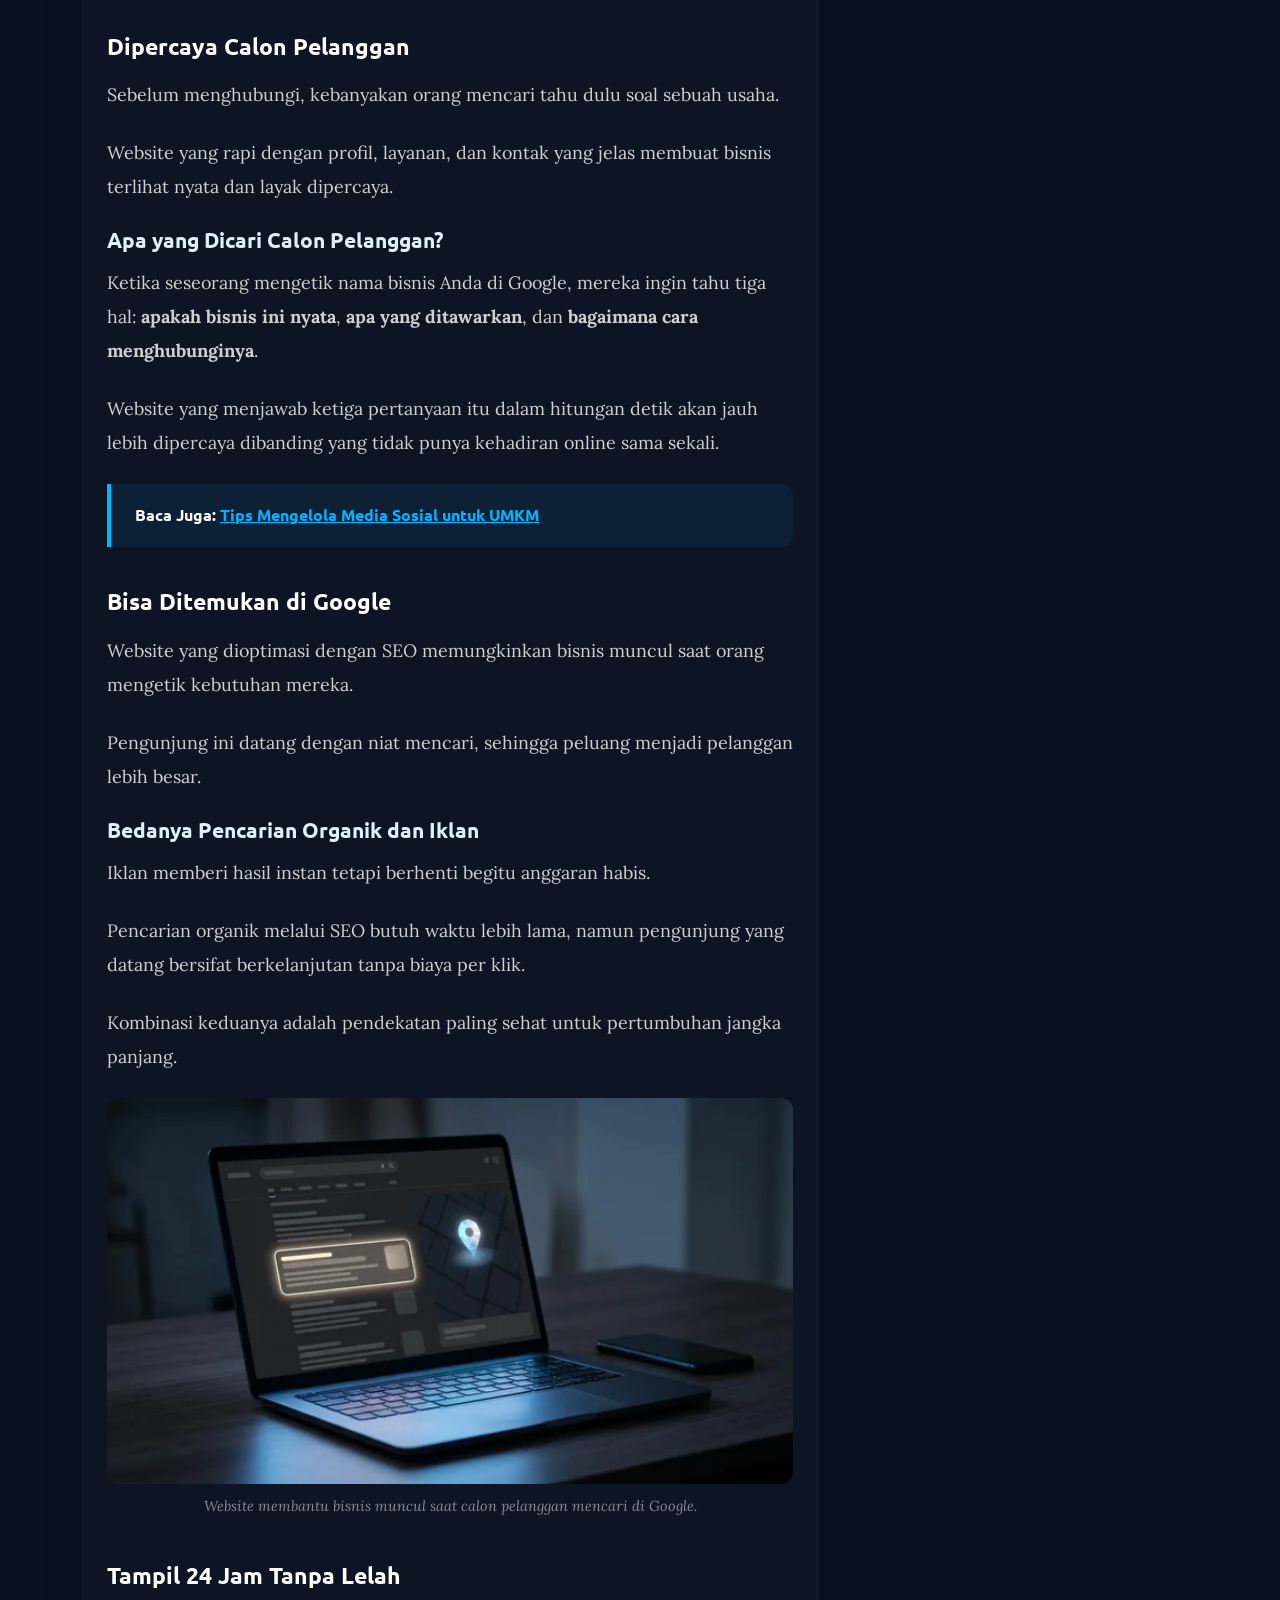
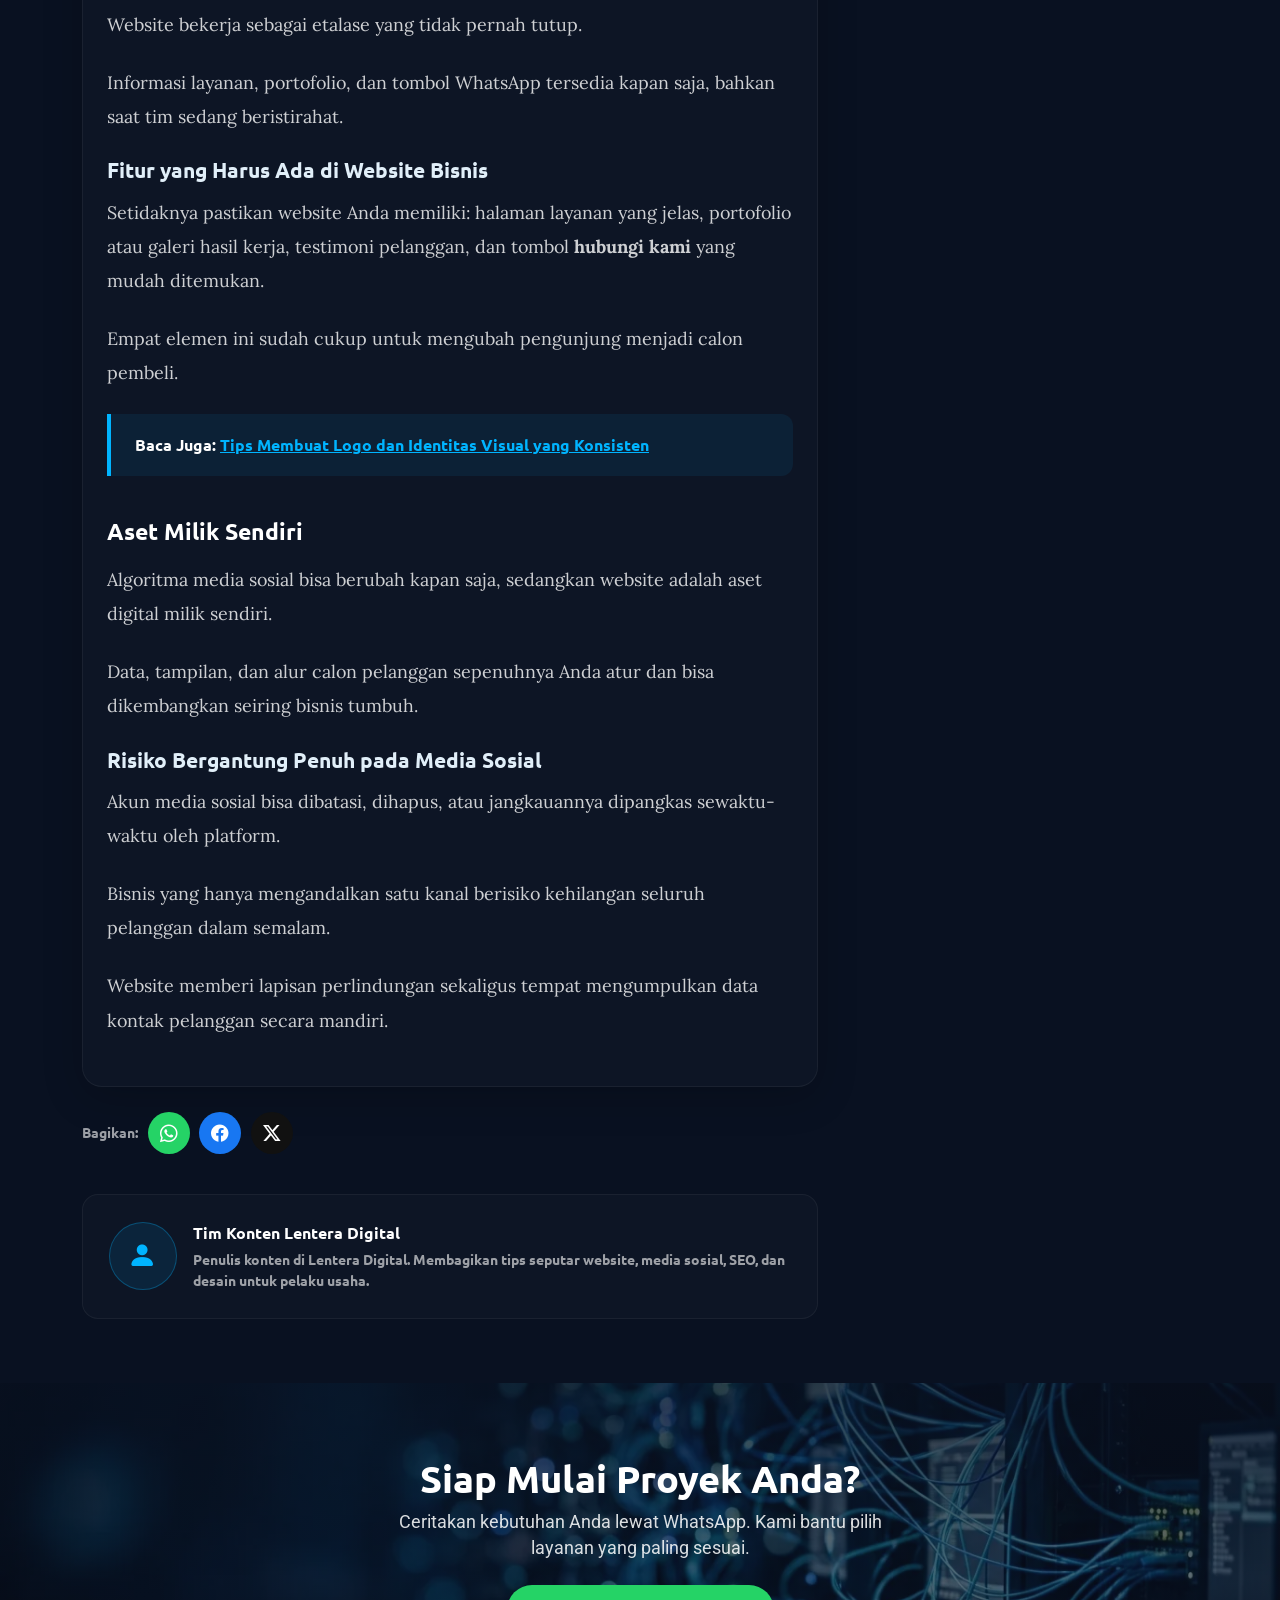
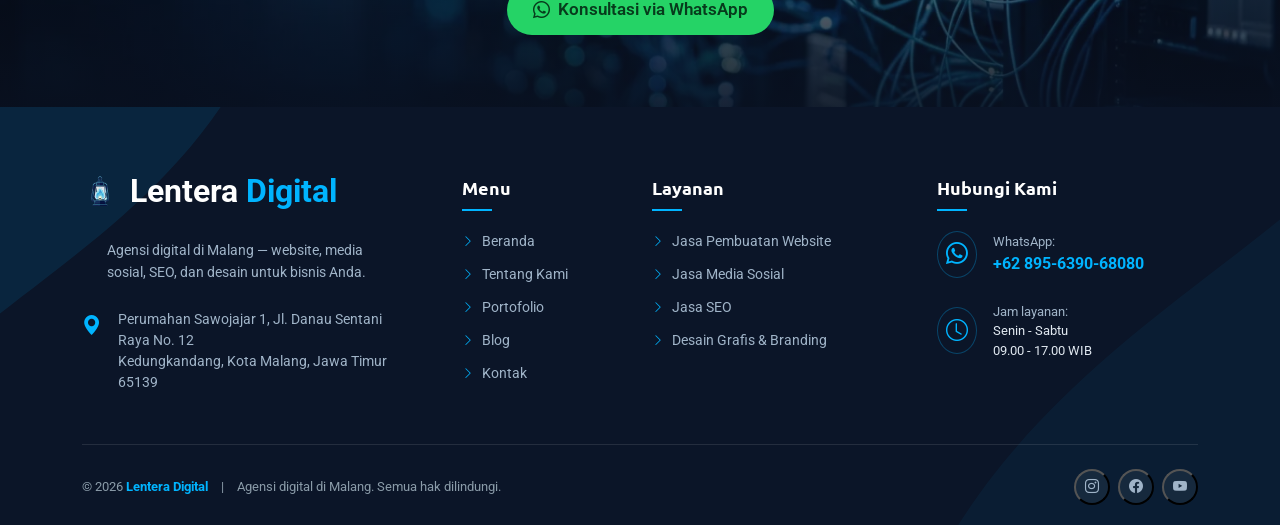
<file: blog/kenapa-bisnis-perlu-website.html>
<!DOCTYPE html>

<html lang="id">
<head>
<meta charset="utf-8"/>
<link href="../assets/img/favicon-32.png" rel="icon" sizes="32x32" type="image/png"/>
<link href="../assets/img/apple-touch-icon.png" rel="apple-touch-icon" sizes="180x180"/>
<meta content="width=device-width, initial-scale=1.0" name="viewport"/>
<title>Kenapa Bisnis Perlu Punya Website di Tahun 2026 | Lentera Digital</title>
<meta content="Media sosial saja belum cukup. Ini empat alasan bisnis perlu punya website sendiri: kepercayaan, mudah ditemukan, tampil 24 jam, dan aset milik sendiri." name="description"/>
<meta content="kenapa bisnis perlu website, manfaat website untuk bisnis, website umkm" name="keywords"/>
<meta content="Lentera Digital" name="author"/>
<meta content="index, follow, max-image-preview:large, max-snippet:-1" name="robots"/>
<meta content="#091121" name="theme-color"/>
<link href="https://www.lenteradigital.id/blog/kenapa-bisnis-perlu-website.html" rel="canonical"/>
<meta content="ID-JI" name="geo.region"/>
<meta content="Malang" name="geo.placename"/>
<meta content="id_ID" property="og:locale"/>
<meta content="article" property="og:type"/>
<meta content="Lentera Digital" property="og:site_name"/>
<meta content="Kenapa Bisnis Perlu Punya Website di Tahun 2026 | Lentera Digital" property="og:title"/>
<meta content="Media sosial saja belum cukup. Ini empat alasan bisnis perlu punya website sendiri: kepercayaan, mudah ditemukan, tampil 24 jam, dan aset milik sendiri." property="og:description"/>
<meta content="https://www.lenteradigital.id/blog/kenapa-bisnis-perlu-website.html" property="og:url"/>
<meta content="https://www.lenteradigital.id/assets/img/og-default.jpg" property="og:image"/>
<meta content="summary_large_image" name="twitter:card"/>
<meta content="Kenapa Bisnis Perlu Punya Website di Tahun 2026 | Lentera Digital" name="twitter:title"/>
<meta content="Media sosial saja belum cukup. Ini empat alasan bisnis perlu punya website sendiri: kepercayaan, mudah ditemukan, tampil 24 jam, dan aset milik sendiri." name="twitter:description"/>
<meta content="https://www.lenteradigital.id/assets/img/og-default.jpg" name="twitter:image"/>
<link href="../assets/css/artikel.css" rel="stylesheet"/>
<script type="application/ld+json">{"@context": "https://schema.org", "@graph": [{"@type": ["Organization", "ProfessionalService"], "@id": "https://www.lenteradigital.id/#org", "name": "Lentera Digital", "url": "https://www.lenteradigital.id/", "logo": {"@type": "ImageObject", "url": "https://www.lenteradigital.id/assets/img/logo.webp", "width": 512, "height": 512}, "image": "https://www.lenteradigital.id/assets/img/og-default.jpg", "telephone": "+62 895-6390-68080", "priceRange": "$$", "description": "Agensi digital di Malang: jasa pembuatan website, media sosial, SEO, serta desain grafis dan branding.", "address": {"@type": "PostalAddress", "streetAddress": "Perumahan Sawojajar 1, Jl. Danau Sentani Raya No. 12", "addressLocality": "Kota Malang", "addressRegion": "Jawa Timur", "postalCode": "65139", "addressCountry": "ID"}, "areaServed": [{"@type": "City", "name": "Malang"}, {"@type": "Country", "name": "Indonesia"}], "openingHoursSpecification": [{"@type": "OpeningHoursSpecification", "dayOfWeek": ["Monday", "Tuesday", "Wednesday", "Thursday", "Friday", "Saturday"], "opens": "09:00", "closes": "17:00"}], "contactPoint": {"@type": "ContactPoint", "telephone": "+62 895-6390-68080", "contactType": "customer service", "availableLanguage": "Indonesian"}}, {"@type": "WebSite", "@id": "https://www.lenteradigital.id/#website", "url": "https://www.lenteradigital.id/", "name": "Lentera Digital", "inLanguage": "id-ID", "publisher": {"@id": "https://www.lenteradigital.id/#org"}}, {"@type": "BreadcrumbList", "itemListElement": [{"@type": "ListItem", "position": 1, "name": "Beranda", "item": "https://www.lenteradigital.id/"}, {"@type": "ListItem", "position": 2, "name": "Blog", "item": "https://www.lenteradigital.id/blog.html"}, {"@type": "ListItem", "position": 3, "name": "Kenapa Bisnis Perlu Punya Website di Tahun 2026", "item": "https://www.lenteradigital.id/blog/kenapa-bisnis-perlu-website.html"}]}, {"@type": "BlogPosting", "@id": "https://www.lenteradigital.id/blog/kenapa-bisnis-perlu-website.html#article", "mainEntityOfPage": "https://www.lenteradigital.id/blog/kenapa-bisnis-perlu-website.html", "headline": "Kenapa Bisnis Perlu Punya Website di Tahun 2026", "description": "Media sosial saja belum cukup. Ini empat alasan bisnis perlu punya website sendiri: kepercayaan, mudah ditemukan, tampil 24 jam, dan aset milik sendiri.", "image": ["https://www.lenteradigital.id/assets/img/artikel/artikel-kenapa-bisnis-perlu-website.webp", "https://www.lenteradigital.id/assets/img/artikel/artikel-kenapa-bisnis-perlu-website-2.webp"], "datePublished": "2026-09-16", "dateModified": "2026-10-01", "inLanguage": "id-ID", "author": {"@type": "Organization", "name": "Lentera Digital (Tim Konten)", "url": "https://www.lenteradigital.id/"}, "publisher": {"@id": "https://www.lenteradigital.id/#org"}, "keywords": "kenapa bisnis perlu website, manfaat website untuk bisnis, website umkm"}]}</script>
<meta content="1200" property="og:image:width"/>
<meta content="630" property="og:image:height"/>
<meta content="Ilustrasi ruang kerja agensi digital" property="og:image:alt"/>
<link rel="preload" as="font" type="font/woff2" crossorigin href="../assets/fonts/roboto-variable-latin-normal.woff2">
<link rel="preload" as="font" type="font/woff2" crossorigin href="../assets/fonts/inter-400-normal.woff2">
<link href="../assets/css/site.v1.min.css" rel="stylesheet"/>
<link href="../assets/fonts/fonts-lora.v1.min.css" rel="stylesheet"/>
</head>
<body class="inner-page article-page" data-wa="62895639068080">
<header class="header d-flex align-items-center fixed-top" id="header">
<div class="container position-relative d-flex align-items-center">
<a aria-label="Lentera Digital - Beranda" class="logo d-flex align-items-center" href="../index.html">
<img alt="Lentera Digital" height="38" src="../assets/img/logo-128.webp" width="38"/>
<span class="sitename">Lentera <span class="accent">Digital</span></span>
</a>
<nav aria-label="Menu utama" class="navmenu mx-auto" id="navmenu">
<ul>
<li><a class="" href="../index.html">Beranda</a></li>
<li><a href="../tentang-kami.html">Tentang Kami</a></li>
<li><a href="../portofolio.html">Portofolio</a></li>
<li class="dropdown"><a href="../layanan.html"><span>Layanan</span> <i class="bi bi-chevron-down toggle-dropdown"></i></a><ul><li><a href="../layanan/website.html">Jasa Pembuatan Website</a></li><li><a href="../layanan/media-sosial.html">Jasa Media Sosial</a></li><li><a href="../layanan/seo.html">Jasa SEO</a></li><li><a href="../layanan/desain-grafis.html">Desain Grafis &amp; Branding</a></li></ul></li>
<li><a class="active" href="../blog.html">Blog</a></li>
<li><a href="../kontak.html">Kontak</a></li>
</ul>
<button aria-expanded="false" aria-label="Buka menu" class="mobile-nav-toggle d-xl-none bi bi-list" role="button" style="background:none;border:none;padding:0;" type="button"></button>
</nav>
</div>
</header>
<main class="main">
<section class="page-hero" style="background-image:url('../assets/img/hero/hero-blog.webp')">
<div class="container">
<p class="page-hero-title fw-bold">Artikel</p>
<p>Insight, tips, dan panduan untuk mengembangkan bisnis Anda secara digital.</p>
<nav aria-label="Breadcrumb"><ol><li><a href="../index.html">Beranda</a></li><li><a class="active" href="../blog.html">Blog</a></li><li aria-current="page">Kenapa Bisnis Perlu Punya Website di Tahun 2026</li></ol></nav>
</div>
</section>
<section class="article-area">
<div class="container"><div class="row g-4">
<div class="col-lg-8 article-wrapper">
<img alt="Ilustrasi website bisnis di laptop dan ponsel" class="article-cover" fetchpriority="high" height="768" sizes="(max-width: 768px) 100vw, 360px" src="../assets/img/artikel/artikel-kenapa-bisnis-perlu-website.webp" srcset="../assets/img/artikel/artikel-kenapa-bisnis-perlu-website-640.webp 640w, ../assets/img/artikel/artikel-kenapa-bisnis-perlu-website.webp 1376w" width="1376"/>
<h1 class="article-title">Kenapa Bisnis Perlu Punya Website di Tahun 2026</h1>
<div class="article-meta"><span><i class="bi bi-calendar3"></i><time datetime="2026-09-16">16 September 2026</time></span><span><i class="bi bi-clock"></i>4 Menit Baca</span><span><i class="bi bi-person"></i>Oleh Tim Konten</span></div>
<details class="toc-box" open=""><summary><span><i class="bi bi-list-ul me-2"></i>Daftar Isi</span><i class="bi bi-chevron-down"></i></summary><ul class="toc-list" style="list-style-type: none; padding-left: 0;"><li style="margin-bottom: 8px;"><a href="#s1">A. Dipercaya Calon Pelanggan</a><ul style="padding-left: 1.5rem; list-style-type: none; margin-top: 4px; margin-bottom: 8px;"><li style="margin-bottom: 4px;"><a href="#s1-sub1" style="font-size: 0.9em; opacity: 0.85;">- Apa yang Dicari Calon Pelanggan?</a></li></ul></li><li style="margin-bottom: 8px;"><a href="#s2">B. Bisa Ditemukan di Google</a><ul style="padding-left: 1.5rem; list-style-type: none; margin-top: 4px; margin-bottom: 8px;"><li style="margin-bottom: 4px;"><a href="#s2-sub1" style="font-size: 0.9em; opacity: 0.85;">- Bedanya Pencarian Organik dan Iklan</a></li></ul></li><li style="margin-bottom: 8px;"><a href="#s3">C. Tampil 24 Jam Tanpa Lelah</a><ul style="padding-left: 1.5rem; list-style-type: none; margin-top: 4px; margin-bottom: 8px;"><li style="margin-bottom: 4px;"><a href="#s3-sub1" style="font-size: 0.9em; opacity: 0.85;">- Fitur yang Harus Ada di Website Bisnis</a></li></ul></li><li style="margin-bottom: 8px;"><a href="#s4">D. Aset Milik Sendiri</a><ul style="padding-left: 1.5rem; list-style-type: none; margin-top: 4px; margin-bottom: 8px;"><li style="margin-bottom: 4px;"><a href="#s4-sub1" style="font-size: 0.9em; opacity: 0.85;">- Risiko Bergantung Penuh pada Media Sosial</a></li></ul></li></ul></details>
<article class="article-content">
<p>Punya akun media sosial saja sering dianggap cukup.</p>
<p>Padahal website memberi bisnis tempat resmi yang sepenuhnya dikendalikan sendiri, dan di sanalah calon pelanggan mencari bukti bahwa usaha Anda serius.</p>
<h2 id="s1">Dipercaya Calon Pelanggan</h2>
<p>Sebelum menghubungi, kebanyakan orang mencari tahu dulu soal sebuah usaha.</p>
<p>Website yang rapi dengan profil, layanan, dan kontak yang jelas membuat bisnis terlihat nyata dan layak dipercaya.</p>
<h3 id="s1-sub1" style="font-size: 1.3rem; margin-top: 1.5rem; margin-bottom: 0.8rem; font-weight: 700;">Apa yang Dicari Calon Pelanggan?</h3>
<p>Ketika seseorang mengetik nama bisnis Anda di Google, mereka ingin tahu tiga hal: <strong>apakah bisnis ini nyata</strong>, <strong>apa yang ditawarkan</strong>, dan <strong>bagaimana cara menghubunginya</strong>.</p>
<p>Website yang menjawab ketiga pertanyaan itu dalam hitungan detik akan jauh lebih dipercaya dibanding yang tidak punya kehadiran online sama sekali.</p>
<div class="price-box"><strong>Baca Juga:</strong> <a href="tips-media-sosial-umkm.html">Tips Mengelola Media Sosial untuk UMKM</a></div>
<h2 id="s2">Bisa Ditemukan di Google</h2>
<p>Website yang dioptimasi dengan SEO memungkinkan bisnis muncul saat orang mengetik kebutuhan mereka.</p>
<p>Pengunjung ini datang dengan niat mencari, sehingga peluang menjadi pelanggan lebih besar.</p>
<h3 id="s2-sub1" style="font-size: 1.3rem; margin-top: 1.5rem; margin-bottom: 0.8rem; font-weight: 700;">Bedanya Pencarian Organik dan Iklan</h3>
<p>Iklan memberi hasil instan tetapi berhenti begitu anggaran habis.</p>
<p>Pencarian organik melalui SEO butuh waktu lebih lama, namun pengunjung yang datang bersifat berkelanjutan tanpa biaya per klik.</p>
<p>Kombinasi keduanya adalah pendekatan paling sehat untuk pertumbuhan jangka panjang.</p>
<figure><img alt="Ilustrasi bisnis muncul di hasil pencarian Google" height="768" loading="lazy" sizes="(max-width: 768px) 100vw, 360px" src="../assets/img/artikel/artikel-kenapa-bisnis-perlu-website-2.webp" srcset="../assets/img/artikel/artikel-kenapa-bisnis-perlu-website-2-640.webp 640w, ../assets/img/artikel/artikel-kenapa-bisnis-perlu-website-2.webp 1376w" width="1376"/ decoding="async"><figcaption>Website membantu bisnis muncul saat calon pelanggan mencari di Google.</figcaption></figure>
<h2 id="s3">Tampil 24 Jam Tanpa Lelah</h2>
<p>Website bekerja sebagai etalase yang tidak pernah tutup.</p>
<p>Informasi layanan, portofolio, dan tombol WhatsApp tersedia kapan saja, bahkan saat tim sedang beristirahat.</p>
<h3 id="s3-sub1" style="font-size: 1.3rem; margin-top: 1.5rem; margin-bottom: 0.8rem; font-weight: 700;">Fitur yang Harus Ada di Website Bisnis</h3>
<p>Setidaknya pastikan website Anda memiliki: halaman layanan yang jelas, portofolio atau galeri hasil kerja, testimoni pelanggan, dan tombol <strong>hubungi kami</strong> yang mudah ditemukan.</p>
<p>Empat elemen ini sudah cukup untuk mengubah pengunjung menjadi calon pembeli.</p>
<div class="price-box"><strong>Baca Juga:</strong> <a href="tips-membuat-logo-identitas-visual.html">Tips Membuat Logo dan Identitas Visual yang Konsisten</a></div>
<h2 id="s4">Aset Milik Sendiri</h2>
<p>Algoritma media sosial bisa berubah kapan saja, sedangkan website adalah aset digital milik sendiri.</p>
<p>Data, tampilan, dan alur calon pelanggan sepenuhnya Anda atur dan bisa dikembangkan seiring bisnis tumbuh.</p>
<h3 id="s4-sub1" style="font-size: 1.3rem; margin-top: 1.5rem; margin-bottom: 0.8rem; font-weight: 700;">Risiko Bergantung Penuh pada Media Sosial</h3>
<p>Akun media sosial bisa dibatasi, dihapus, atau jangkauannya dipangkas sewaktu-waktu oleh platform.</p>
<p>Bisnis yang hanya mengandalkan satu kanal berisiko kehilangan seluruh pelanggan dalam semalam.</p>
<p>Website memberi lapisan perlindungan sekaligus tempat mengumpulkan data kontak pelanggan secara mandiri.</p>
</article>
<div class="share-row"><span>Bagikan:</span>
<a aria-label="Bagikan ke WhatsApp" class="share-btn" href="https://wa.me/?text=Kenapa%20Bisnis%20Perlu%20Punya%20Website%20di%20Tahun%202026%20https%3A//www.lenteradigital.id/blog/kenapa-bisnis-perlu-website.html" rel="noopener" style="background:#25d366" target="_blank"><i class="bi bi-whatsapp"></i></a>
<a aria-label="Bagikan ke Facebook" class="share-btn" href="https://www.facebook.com/sharer/sharer.php?u=https%3A//www.lenteradigital.id/blog/kenapa-bisnis-perlu-website.html" rel="noopener" style="background:#1877f2" target="_blank"><i class="bi bi-facebook"></i></a>
<a aria-label="Bagikan ke X" class="share-btn" href="https://twitter.com/intent/tweet?url=https%3A//www.lenteradigital.id/blog/kenapa-bisnis-perlu-website.html&amp;text=Kenapa%20Bisnis%20Perlu%20Punya%20Website%20di%20Tahun%202026" rel="noopener" style="background:#111" target="_blank"><i class="bi bi-twitter-x"></i></a>
</div>
<div class="author-box"><div class="avatar"><i class="bi bi-person-fill"></i></div><div><strong>Tim Konten Lentera Digital</strong><p>Penulis konten di Lentera Digital. Membagikan tips seputar website, media sosial, SEO, dan desain untuk pelaku usaha.</p></div></div>
</div>
<aside class="col-lg-4"><div class="sticky-top" style="top:120px; z-index: 900;">
<div class="sidebar-card"><h3>Artikel Terkait</h3><a class="side-item" href="tips-media-sosial-umkm.html"><img alt="" height="768" loading="lazy" sizes="(max-width: 768px) 100vw, 360px" src="../assets/img/artikel/artikel-tips-media-sosial-umkm.webp" srcset="../assets/img/artikel/artikel-tips-media-sosial-umkm-640.webp 640w, ../assets/img/artikel/artikel-tips-media-sosial-umkm.webp 1376w" width="1376"/ decoding="async"><span>Tips Mengelola Media Sosial untuk UMKM<small>20 September 2026</small></span></a><a class="side-item" href="dasar-dasar-seo-pemula.html"><img alt="" height="768" loading="lazy" sizes="(max-width: 768px) 100vw, 360px" src="../assets/img/artikel/artikel-dasar-seo-pemula.webp" srcset="../assets/img/artikel/artikel-dasar-seo-pemula-640.webp 640w, ../assets/img/artikel/artikel-dasar-seo-pemula.webp 1376w" width="1376"/ decoding="async"><span>Dasar-Dasar SEO untuk Pemula<small>24 September 2026</small></span></a><a class="side-item" href="tips-membuat-logo-identitas-visual.html"><img alt="" height="768" loading="lazy" sizes="(max-width: 768px) 100vw, 360px" src="../assets/img/artikel/artikel-tips-membuat-logo.webp" srcset="../assets/img/artikel/artikel-tips-membuat-logo-640.webp 640w, ../assets/img/artikel/artikel-tips-membuat-logo.webp 1376w" width="1376"/ decoding="async"><span>Tips Membuat Logo dan Identitas Visual yang Konsisten<small>28 September 2026</small></span></a></div>
<div class="sidebar-card"><h3>Layanan Kami</h3><a class="side-item" href="../layanan/website.html"><span><i class="bi bi-laptop me-1"></i>Jasa Pembuatan Website</span></a><a class="side-item" href="../layanan/media-sosial.html"><span><i class="bi bi-instagram me-1"></i>Jasa Media Sosial</span></a><a class="side-item" href="../layanan/seo.html"><span><i class="bi bi-search me-1"></i>Jasa SEO</span></a><a class="side-item" href="../layanan/desain-grafis.html"><span><i class="bi bi-palette me-1"></i>Desain Grafis &amp; Branding</span></a><a class="btn-side mt-2" href="https://wa.me/62895639068080?text=Halo%2C%20saya%20baru%20membaca%20artikel%20%22Kenapa%20Bisnis%20Perlu%20Punya%20Website%20di%20Tahun%202026%22%20dan%20ingin%20konsultasi." rel="noopener" target="_blank">Konsultasi via WhatsApp</a></div>
</div></aside>
</div></div>
</section>
<section class="cta-img section" data-bg="../assets/img/cta-background.webp" style="background-color: #0b1528;">
<div class="container">
<h2>Siap Mulai Proyek Anda?</h2>
<p>Ceritakan kebutuhan Anda lewat WhatsApp. Kami bantu pilih layanan yang paling sesuai.</p>
<a class="btn-wa" href="https://wa.me/62895639068080?text=Halo%2C%20saya%20ingin%20konsultasi%20tentang%20layanan%20Lentera%20Digital." rel="noopener" target="_blank"><i class="bi bi-whatsapp"></i> Konsultasi via WhatsApp</a>
</div>
</section>
</main>
<footer class="fs-m footer" id="footer" style="background-color: #0b1528; color: #b0c4de; position: relative; overflow: hidden; padding: 60px 0 20px; font-size: 14px;">
<!-- Wave decorations -->
<svg style="position: absolute; top: -50px; left: -50px; width: 300px; height: 300px; opacity: 0.1; pointer-events: none;" viewbox="0 0 200 200" xmlns="http://www.w3.org/2000/svg">
<path d="M0,0 L200,0 C150,100 50,150 0,200 Z" fill="#00b4ff"></path>
</svg>
<svg style="position: absolute; bottom: -50px; right: -50px; width: 400px; height: 400px; opacity: 0.05; pointer-events: none;" viewbox="0 0 200 200" xmlns="http://www.w3.org/2000/svg">
<path d="M200,200 L0,200 C50,100 150,50 200,0 Z" fill="#00b4ff"></path>
</svg>
<div class="container" style="position: relative; z-index: 1;">
<div class="row gy-4 mb-5">
<!-- Col 1 -->
<div class="col-lg-4 col-md-12 pe-lg-5">
<a class="d-flex align-items-center mb-4" href="../index.html" style="text-decoration: none;"><img alt="Lentera Digital" height="36" src="../assets/img/logo-128.webp" style="max-height:46px;width:auto;margin-right:12px;" width="36"/><span style="font-size: 32px; font-weight: 700; color: #fff;">Lentera <span style="color: #00b4ff;">Digital</span></span>
</a>
<p style="color: #a0b4c8; line-height: 1.6; margin-bottom: 25px; padding-left: 25px;">Agensi digital di Malang — website, media sosial, SEO, dan desain untuk bisnis Anda.</p>
<div class="d-flex align-items-start gap-3">
<i class="bi bi-geo-alt-fill" style="color: #00b4ff; font-size: 20px; margin-top: 2px;"></i>
<p style="color: #a0b4c8; line-height: 1.5; margin: 0;">Perumahan Sawojajar 1, Jl. Danau Sentani Raya No. 12<br/>Kedungkandang, Kota Malang, Jawa Timur 65139</p>
</div>
</div>
<!-- Col 2 -->
<div class="col-lg-2 col-md-4" style="padding-top:10px;">
<h2 class="h4" style="color: #fff; font-size: 18px; font-weight: 600; margin-bottom: 20px; position: relative; padding-bottom: 12px;">Menu
            <span style="position: absolute; left: 0; bottom: 0; width: 30px; height: 2px; background: #00b4ff;"></span>
</h2>
<ul class="footer-links-list" style="list-style: none; padding: 0; margin: 0;">
<li style="margin-bottom: 12px;"><a href="../index.html" style="color: #a0b4c8; text-decoration: none; display: flex; align-items: center; gap: 8px; transition: color 0.3s;"><i class="fs-m bi bi-chevron-right" style="color: #00b4ff; font-size: 12px;"></i> Beranda</a></li>
<li style="margin-bottom: 12px;"><a href="../tentang-kami.html" style="color: #a0b4c8; text-decoration: none; display: flex; align-items: center; gap: 8px; transition: color 0.3s;"><i class="fs-m bi bi-chevron-right" style="color: #00b4ff; font-size: 12px;"></i> Tentang Kami</a></li>
<li style="margin-bottom: 12px;"><a href="../portofolio.html" style="color: #a0b4c8; text-decoration: none; display: flex; align-items: center; gap: 8px; transition: color 0.3s;"><i class="fs-m bi bi-chevron-right" style="color: #00b4ff; font-size: 12px;"></i> Portofolio</a></li>
<li style="margin-bottom: 12px;"><a href="../blog.html" style="color: #a0b4c8; text-decoration: none; display: flex; align-items: center; gap: 8px; transition: color 0.3s;"><i class="fs-m bi bi-chevron-right" style="color: #00b4ff; font-size: 12px;"></i> Blog</a></li>
<li style="margin-bottom: 12px;"><a href="../kontak.html" style="color: #a0b4c8; text-decoration: none; display: flex; align-items: center; gap: 8px; transition: color 0.3s;"><i class="fs-m bi bi-chevron-right" style="color: #00b4ff; font-size: 12px;"></i> Kontak</a></li>
</ul>
</div>
<!-- Col 3 -->
<div class="col-lg-3 col-md-4" style="padding-top:10px;">
<h2 class="h4" style="color: #fff; font-size: 18px; font-weight: 600; margin-bottom: 20px; position: relative; padding-bottom: 12px;">Layanan
            <span style="position: absolute; left: 0; bottom: 0; width: 30px; height: 2px; background: #00b4ff;"></span>
</h2>
<ul class="footer-links-list" style="list-style: none; padding: 0; margin: 0;">
<li style="margin-bottom: 12px;"><a href="../layanan/website.html" style="color: #a0b4c8; text-decoration: none; display: flex; align-items: center; gap: 8px; transition: color 0.3s;"><i class="fs-m bi bi-chevron-right" style="color: #00b4ff; font-size: 12px;"></i> Jasa Pembuatan Website</a></li>
<li style="margin-bottom: 12px;"><a href="../layanan/media-sosial.html" style="color: #a0b4c8; text-decoration: none; display: flex; align-items: center; gap: 8px; transition: color 0.3s;"><i class="fs-m bi bi-chevron-right" style="color: #00b4ff; font-size: 12px;"></i> Jasa Media Sosial</a></li>
<li style="margin-bottom: 12px;"><a href="../layanan/seo.html" style="color: #a0b4c8; text-decoration: none; display: flex; align-items: center; gap: 8px; transition: color 0.3s;"><i class="fs-m bi bi-chevron-right" style="color: #00b4ff; font-size: 12px;"></i> Jasa SEO</a></li>
<li style="margin-bottom: 12px;"><a href="../layanan/desain-grafis.html" style="color: #a0b4c8; text-decoration: none; display: flex; align-items: center; gap: 8px; transition: color 0.3s;"><i class="fs-m bi bi-chevron-right" style="color: #00b4ff; font-size: 12px;"></i> Desain Grafis &amp; Branding</a></li>
</ul>
</div>
<!-- Col 4 -->
<div class="col-lg-3 col-md-4" style="padding-top:10px;">
<h2 class="h4" style="color: #fff; font-size: 18px; font-weight: 600; margin-bottom: 20px; position: relative; padding-bottom: 12px;">Hubungi Kami
            <span style="position: absolute; left: 0; bottom: 0; width: 30px; height: 2px; background: #00b4ff;"></span>
</h2>
<div class="d-flex align-items-center gap-3 mb-4">
<i class="bi bi-whatsapp" style="color: #00b4ff; font-size: 22px; border: 1px solid rgba(0,180,255,0.3); border-radius: 50%; padding: 6px 8px;"></i>
<div>
<p class="fs-m" style="color: #a0b4c8; margin: 0; font-size: 13px;">WhatsApp:</p>
<a href="https://wa.me/62895639068080" class="fs-m" style="color: #00b4ff; font-weight: 700; text-decoration: none; font-size: 16px; display: inline-block; white-space: nowrap;">+62 895-6390-68080</a>
</div>
</div>
<div class="d-flex align-items-center gap-3">
<i class="bi bi-clock" style="color: #00b4ff; font-size: 22px; border: 1px solid rgba(0,180,255,0.3); border-radius: 50%; padding: 6px 8px;"></i>
<div>
<p class="fs-m" style="color: #a0b4c8; margin: 0; font-size: 13px;">Jam layanan:</p>
<p class="fs-m" style="color: #e0e8f0; margin: 0; font-size: 13px;">Senin - Sabtu<br/>09.00 - 17.00 WIB</p>
</div>
</div>
</div>
</div>
<div class="d-flex flex-column flex-md-row justify-content-between align-items-center pt-4" style="border-top: 1px solid rgba(255,255,255,0.1);">
<p class="fs-m" style="color: #8a9ba8; margin: 0; font-size: 13px;">© 2026 <strong style="color:#00b4ff;">Lentera Digital</strong> <span style="margin:0 10px;">|</span> Agensi digital di Malang. Semua hak dilindungi.</p>
<div class="d-flex gap-2 mt-3 mt-md-0">
<button aria-label="Social Link" style="width: 36px; height: 36px; background: rgba(255,255,255,0.05); border-radius: 50%; display: flex; justify-content: center; align-items: center; color: #a0b4c8; text-decoration: none; transition: background 0.3s;" type="button"><i class="bi bi-instagram"></i></button>
<button aria-label="Social Link" style="width: 36px; height: 36px; background: rgba(255,255,255,0.05); border-radius: 50%; display: flex; justify-content: center; align-items: center; color: #a0b4c8; text-decoration: none; transition: background 0.3s;" type="button"><i class="bi bi-facebook"></i></button>
<button aria-label="Social Link" style="width: 36px; height: 36px; background: rgba(255,255,255,0.05); border-radius: 50%; display: flex; justify-content: center; align-items: center; color: #a0b4c8; text-decoration: none; transition: background 0.3s;" type="button"><i class="bi bi-youtube"></i></button>
</div>
</div>
</div>

</footer>
<a aria-label="Chat WhatsApp" class="float-wa" href="https://wa.me/62895639068080?text=Halo%2C%20saya%20ingin%20bertanya%20tentang%20layanan%20Lentera%20Digital." rel="noopener" target="_blank"><i class="bi bi-whatsapp"></i></a>
<button aria-label="Ke atas" class="scroll-top d-flex align-items-center justify-content-center" id="scroll-top" type="button"><i class="bi bi-arrow-up-short"></i></button>
<script src="../assets/js/main.v1.js"></script>
</body>
</html>
</file>
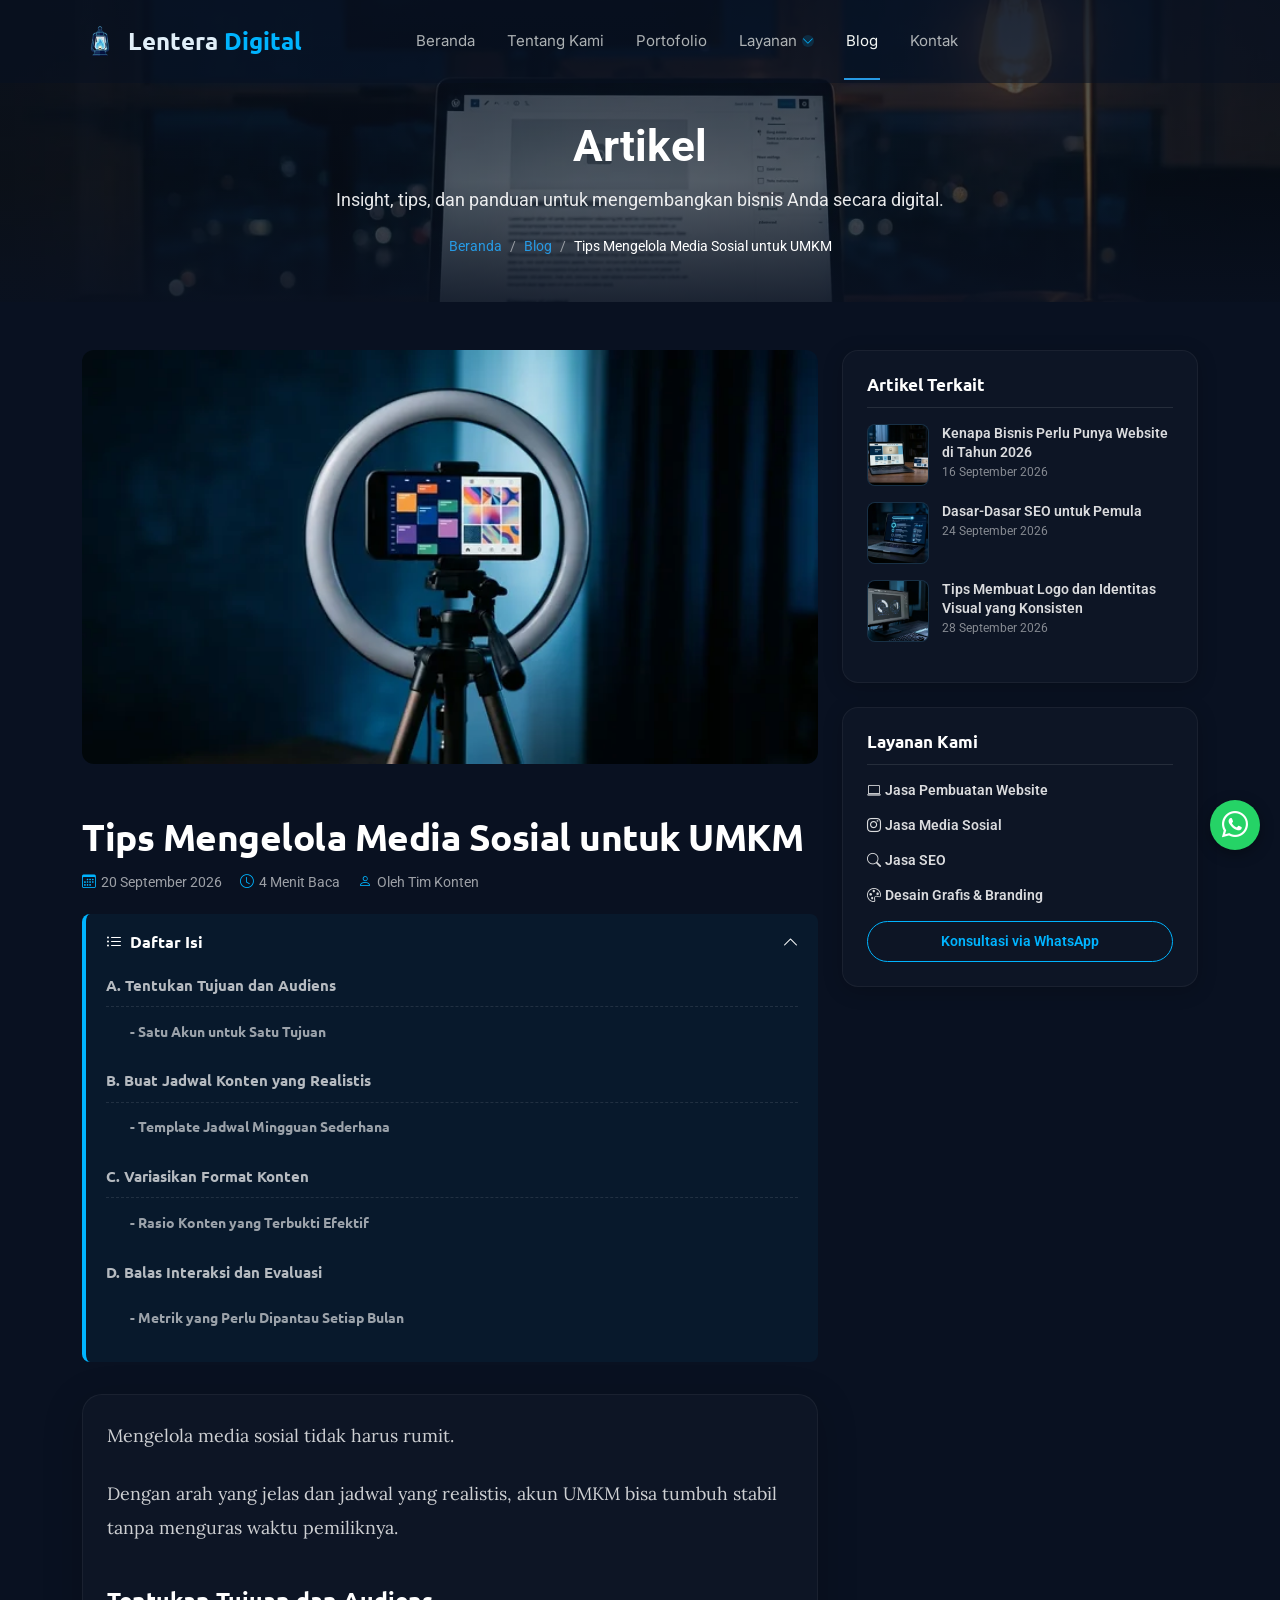
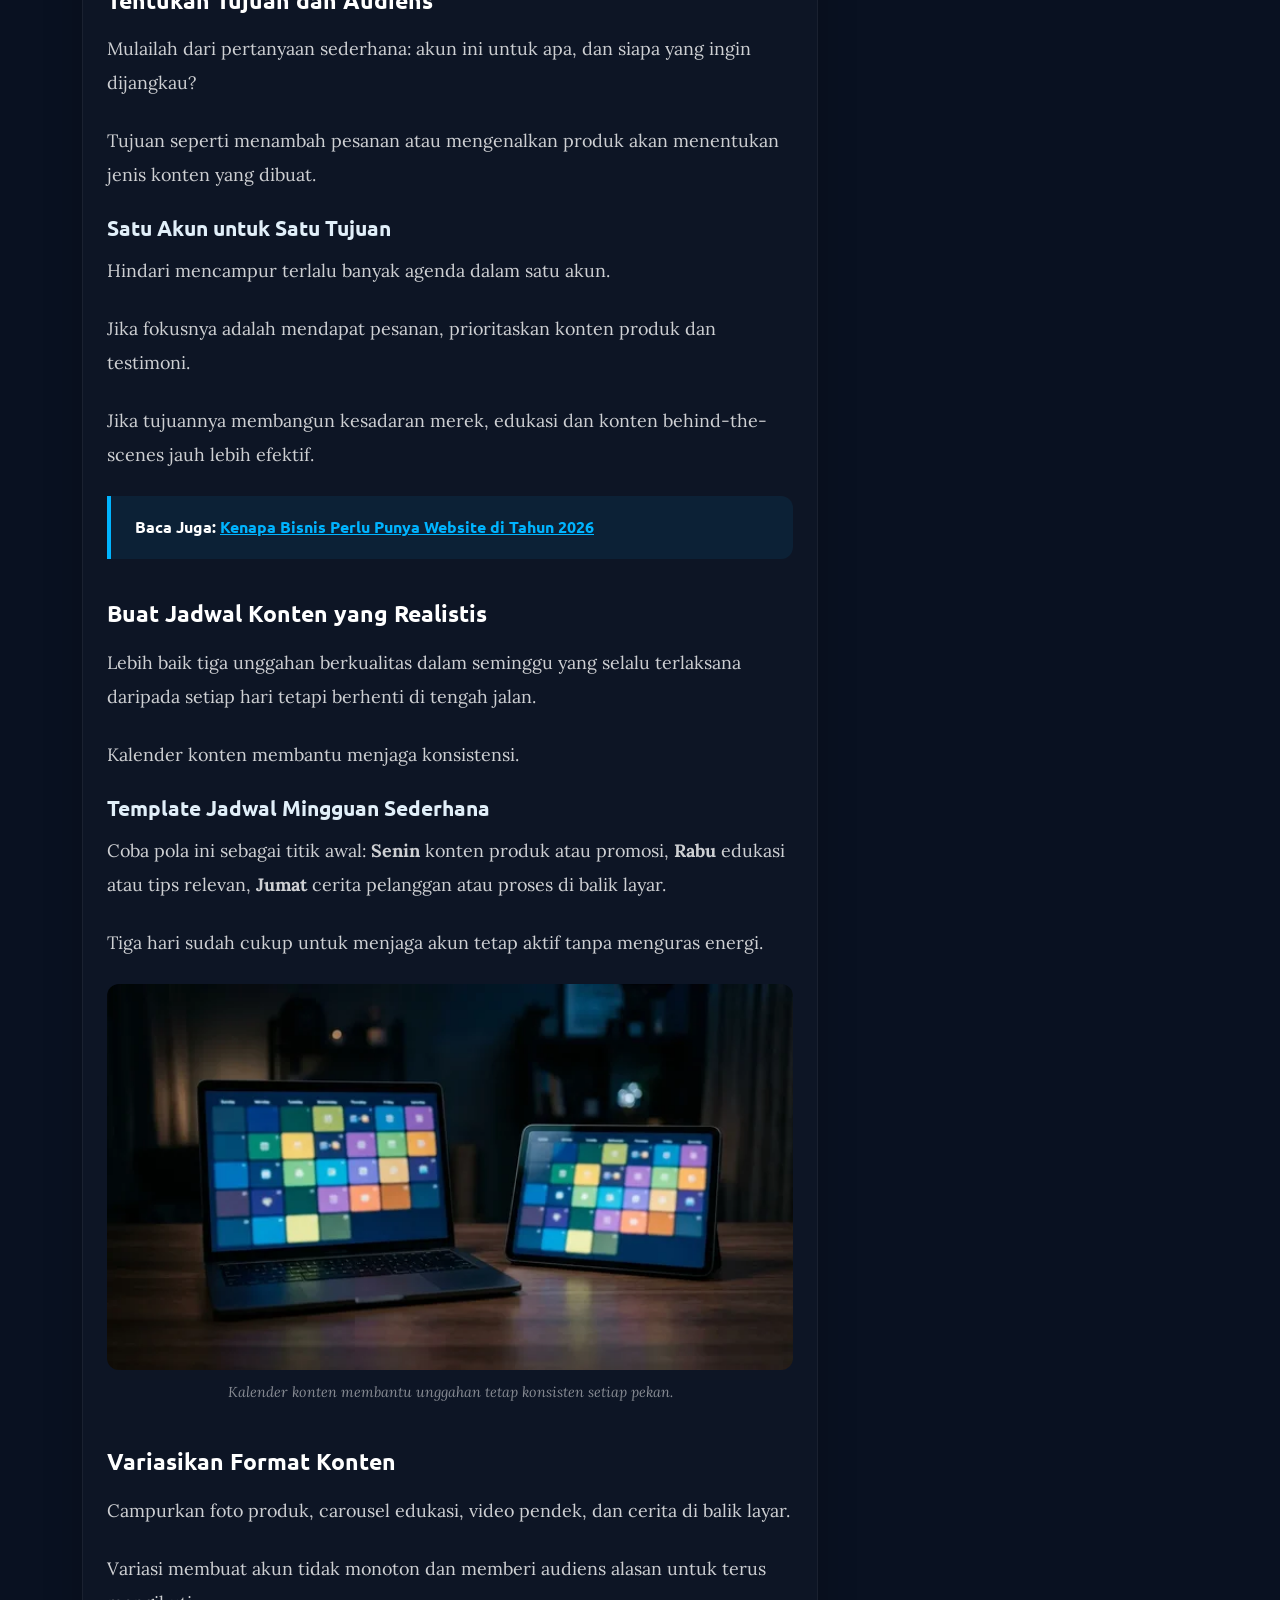
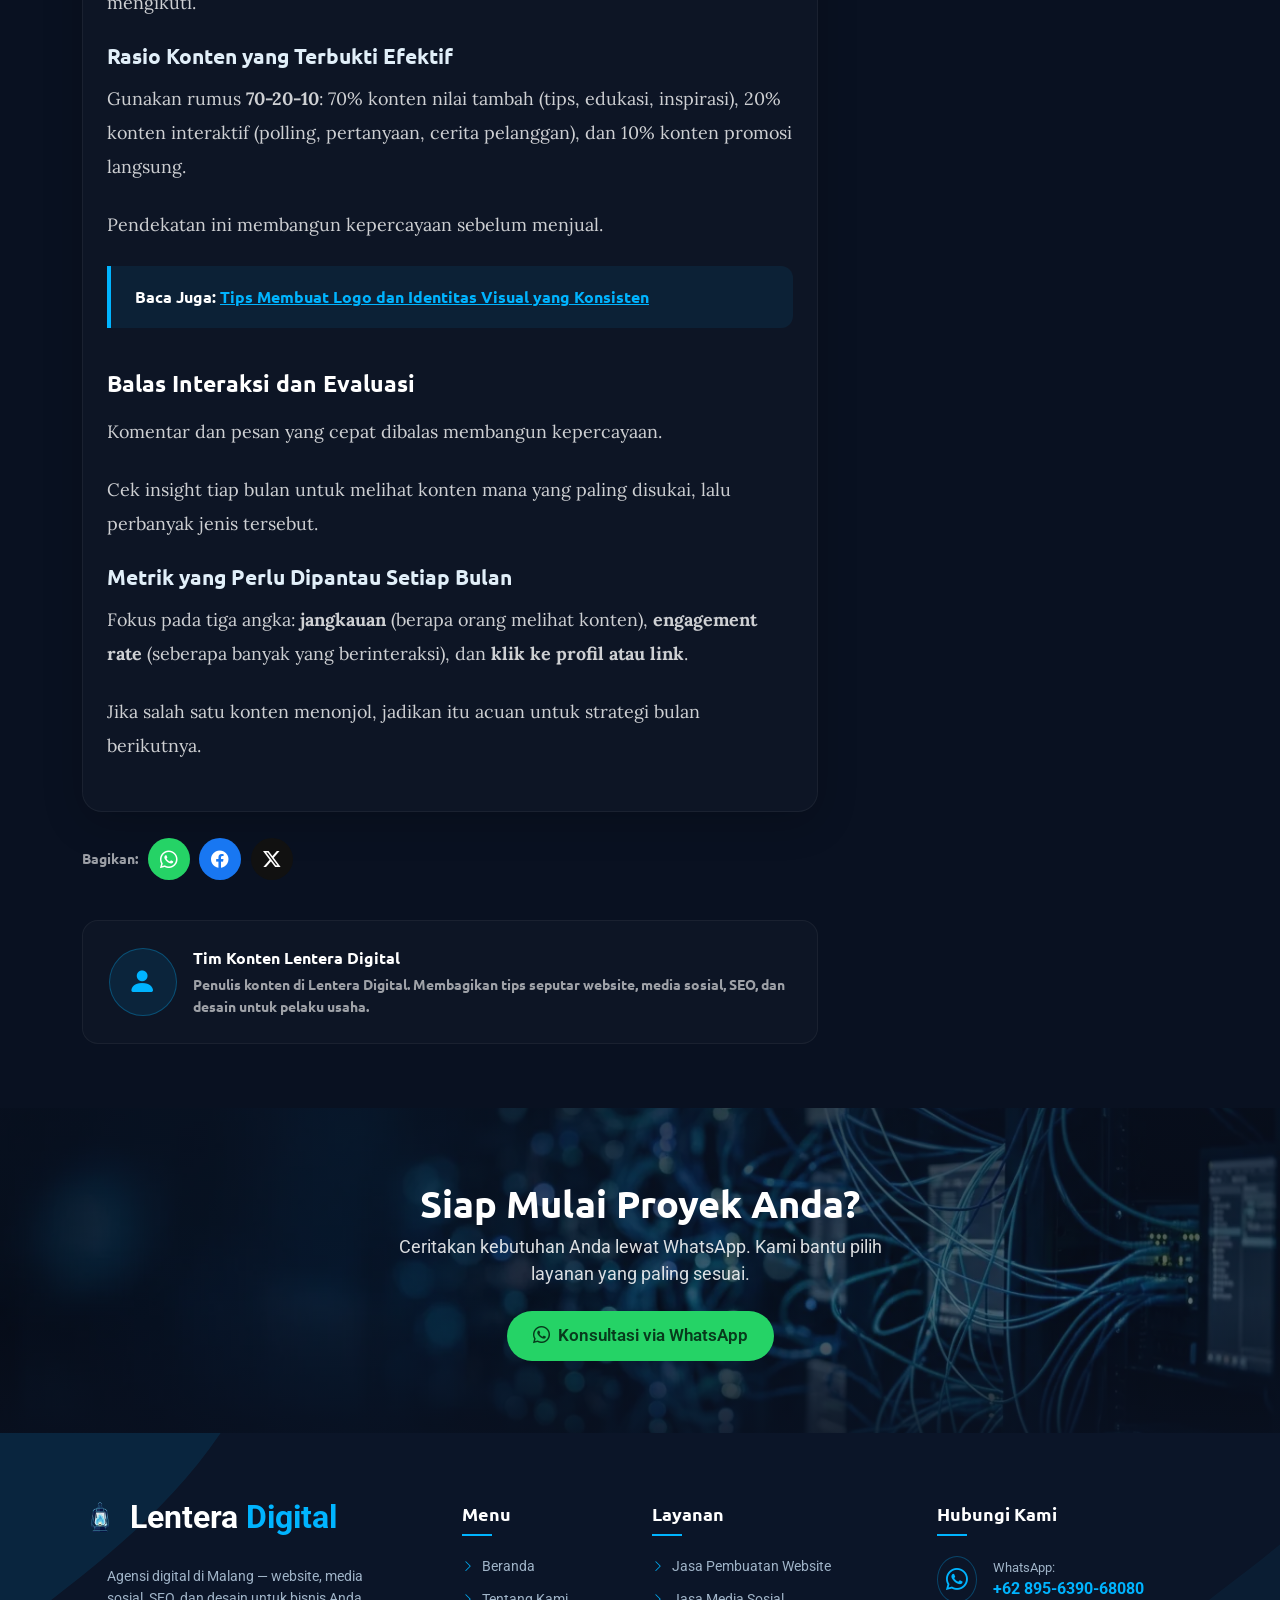
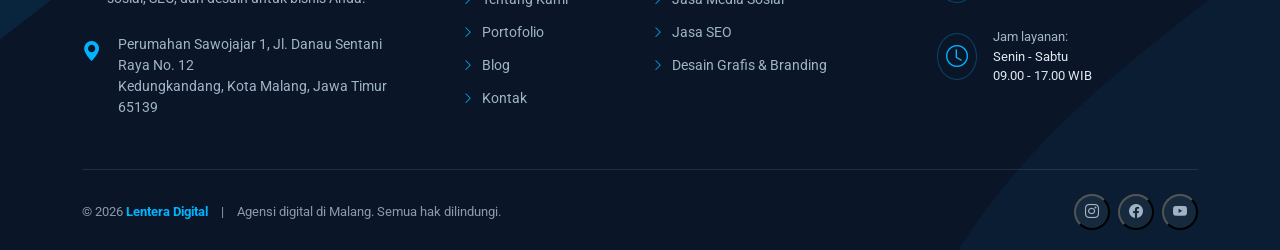
<file: blog/tips-media-sosial-umkm.html>
<!DOCTYPE html>

<html lang="id">
<head>
<meta charset="utf-8"/>
<link href="../assets/img/favicon-32.png" rel="icon" sizes="32x32" type="image/png"/>
<link href="../assets/img/apple-touch-icon.png" rel="apple-touch-icon" sizes="180x180"/>
<meta content="width=device-width, initial-scale=1.0" name="viewport"/>
<title>Tips Mengelola Media Sosial untuk UMKM | Lentera Digital</title>
<meta content="Empat langkah sederhana mengelola media sosial UMKM: tentukan tujuan, buat jadwal realistis, variasikan format, dan evaluasi hasilnya." name="description"/>
<meta content="tips media sosial umkm, cara mengelola instagram bisnis, content planning" name="keywords"/>
<meta content="Lentera Digital" name="author"/>
<meta content="index, follow, max-image-preview:large, max-snippet:-1" name="robots"/>
<meta content="#091121" name="theme-color"/>
<link href="https://www.lenteradigital.id/blog/tips-media-sosial-umkm.html" rel="canonical"/>
<meta content="ID-JI" name="geo.region"/>
<meta content="Malang" name="geo.placename"/>
<meta content="id_ID" property="og:locale"/>
<meta content="article" property="og:type"/>
<meta content="Lentera Digital" property="og:site_name"/>
<meta content="Tips Mengelola Media Sosial untuk UMKM | Lentera Digital" property="og:title"/>
<meta content="Empat langkah sederhana mengelola media sosial UMKM: tentukan tujuan, buat jadwal realistis, variasikan format, dan evaluasi hasilnya." property="og:description"/>
<meta content="https://www.lenteradigital.id/blog/tips-media-sosial-umkm.html" property="og:url"/>
<meta content="https://www.lenteradigital.id/assets/img/og-default.jpg" property="og:image"/>
<meta content="summary_large_image" name="twitter:card"/>
<meta content="Tips Mengelola Media Sosial untuk UMKM | Lentera Digital" name="twitter:title"/>
<meta content="Empat langkah sederhana mengelola media sosial UMKM: tentukan tujuan, buat jadwal realistis, variasikan format, dan evaluasi hasilnya." name="twitter:description"/>
<meta content="https://www.lenteradigital.id/assets/img/og-default.jpg" name="twitter:image"/>
<link href="../assets/css/artikel.css" rel="stylesheet"/>
<script type="application/ld+json">{"@context": "https://schema.org", "@graph": [{"@type": ["Organization", "ProfessionalService"], "@id": "https://www.lenteradigital.id/#org", "name": "Lentera Digital", "url": "https://www.lenteradigital.id/", "logo": {"@type": "ImageObject", "url": "https://www.lenteradigital.id/assets/img/logo.webp", "width": 512, "height": 512}, "image": "https://www.lenteradigital.id/assets/img/og-default.jpg", "telephone": "+62 895-6390-68080", "priceRange": "$$", "description": "Agensi digital di Malang: jasa pembuatan website, media sosial, SEO, serta desain grafis dan branding.", "address": {"@type": "PostalAddress", "streetAddress": "Perumahan Sawojajar 1, Jl. Danau Sentani Raya No. 12", "addressLocality": "Kota Malang", "addressRegion": "Jawa Timur", "postalCode": "65139", "addressCountry": "ID"}, "areaServed": [{"@type": "City", "name": "Malang"}, {"@type": "Country", "name": "Indonesia"}], "openingHoursSpecification": [{"@type": "OpeningHoursSpecification", "dayOfWeek": ["Monday", "Tuesday", "Wednesday", "Thursday", "Friday", "Saturday"], "opens": "09:00", "closes": "17:00"}], "contactPoint": {"@type": "ContactPoint", "telephone": "+62 895-6390-68080", "contactType": "customer service", "availableLanguage": "Indonesian"}}, {"@type": "WebSite", "@id": "https://www.lenteradigital.id/#website", "url": "https://www.lenteradigital.id/", "name": "Lentera Digital", "inLanguage": "id-ID", "publisher": {"@id": "https://www.lenteradigital.id/#org"}}, {"@type": "BreadcrumbList", "itemListElement": [{"@type": "ListItem", "position": 1, "name": "Beranda", "item": "https://www.lenteradigital.id/"}, {"@type": "ListItem", "position": 2, "name": "Blog", "item": "https://www.lenteradigital.id/blog.html"}, {"@type": "ListItem", "position": 3, "name": "Tips Mengelola Media Sosial untuk UMKM", "item": "https://www.lenteradigital.id/blog/tips-media-sosial-umkm.html"}]}, {"@type": "BlogPosting", "@id": "https://www.lenteradigital.id/blog/tips-media-sosial-umkm.html#article", "mainEntityOfPage": "https://www.lenteradigital.id/blog/tips-media-sosial-umkm.html", "headline": "Tips Mengelola Media Sosial untuk UMKM", "description": "Empat langkah sederhana mengelola media sosial UMKM: tentukan tujuan, buat jadwal realistis, variasikan format, dan evaluasi hasilnya.", "image": ["https://www.lenteradigital.id/assets/img/artikel/artikel-tips-media-sosial-umkm.webp", "https://www.lenteradigital.id/assets/img/artikel/artikel-tips-media-sosial-umkm-2.webp"], "datePublished": "2026-09-20", "dateModified": "2026-10-01", "inLanguage": "id-ID", "author": {"@type": "Organization", "name": "Lentera Digital (Tim Konten)", "url": "https://www.lenteradigital.id/"}, "publisher": {"@id": "https://www.lenteradigital.id/#org"}, "keywords": "tips media sosial umkm, cara mengelola instagram bisnis, content planning"}]}</script>
<meta content="1200" property="og:image:width"/>
<meta content="630" property="og:image:height"/>
<meta content="Ilustrasi ruang kerja agensi digital" property="og:image:alt"/>
<link rel="preload" as="font" type="font/woff2" crossorigin href="../assets/fonts/roboto-variable-latin-normal.woff2">
<link rel="preload" as="font" type="font/woff2" crossorigin href="../assets/fonts/inter-400-normal.woff2">
<link href="../assets/css/site.v1.min.css" rel="stylesheet"/>
<link href="../assets/fonts/fonts-lora.v1.min.css" rel="stylesheet"/>
</head>
<body class="inner-page article-page" data-wa="62895639068080">
<header class="header d-flex align-items-center fixed-top" id="header">
<div class="container position-relative d-flex align-items-center">
<a aria-label="Lentera Digital - Beranda" class="logo d-flex align-items-center" href="../index.html">
<img alt="Lentera Digital" height="38" src="../assets/img/logo-128.webp" width="38"/>
<span class="sitename">Lentera <span class="accent">Digital</span></span>
</a>
<nav aria-label="Menu utama" class="navmenu mx-auto" id="navmenu">
<ul>
<li><a class="" href="../index.html">Beranda</a></li>
<li><a href="../tentang-kami.html">Tentang Kami</a></li>
<li><a href="../portofolio.html">Portofolio</a></li>
<li class="dropdown"><a href="../layanan.html"><span>Layanan</span> <i class="bi bi-chevron-down toggle-dropdown"></i></a><ul><li><a href="../layanan/website.html">Jasa Pembuatan Website</a></li><li><a href="../layanan/media-sosial.html">Jasa Media Sosial</a></li><li><a href="../layanan/seo.html">Jasa SEO</a></li><li><a href="../layanan/desain-grafis.html">Desain Grafis &amp; Branding</a></li></ul></li>
<li><a class="active" href="../blog.html">Blog</a></li>
<li><a href="../kontak.html">Kontak</a></li>
</ul>
<button aria-expanded="false" aria-label="Buka menu" class="mobile-nav-toggle d-xl-none bi bi-list" role="button" style="background:none;border:none;padding:0;" type="button"></button>
</nav>
</div>
</header>
<main class="main">
<section class="page-hero" style="background-image:url('../assets/img/hero/hero-blog.webp')">
<div class="container">
<p class="page-hero-title fw-bold">Artikel</p>
<p>Insight, tips, dan panduan untuk mengembangkan bisnis Anda secara digital.</p>
<nav aria-label="Breadcrumb"><ol><li><a href="../index.html">Beranda</a></li><li><a class="active" href="../blog.html">Blog</a></li><li aria-current="page">Tips Mengelola Media Sosial untuk UMKM</li></ol></nav>
</div>
</section>
<section class="article-area">
<div class="container"><div class="row g-4">
<div class="col-lg-8 article-wrapper">
<img alt="Ilustrasi konten media sosial di ponsel" class="article-cover" fetchpriority="high" height="768" sizes="(max-width: 768px) 100vw, 360px" src="../assets/img/artikel/artikel-tips-media-sosial-umkm.webp" srcset="../assets/img/artikel/artikel-tips-media-sosial-umkm-640.webp 640w, ../assets/img/artikel/artikel-tips-media-sosial-umkm.webp 1376w" width="1376"/>
<h1 class="article-title">Tips Mengelola Media Sosial untuk UMKM</h1>
<div class="article-meta"><span><i class="bi bi-calendar3"></i><time datetime="2026-09-20">20 September 2026</time></span><span><i class="bi bi-clock"></i>4 Menit Baca</span><span><i class="bi bi-person"></i>Oleh Tim Konten</span></div>
<details class="toc-box" open=""><summary><span><i class="bi bi-list-ul me-2"></i>Daftar Isi</span><i class="bi bi-chevron-down"></i></summary><ul class="toc-list" style="list-style-type: none; padding-left: 0;"><li style="margin-bottom: 8px;"><a href="#s1">A. Tentukan Tujuan dan Audiens</a><ul style="padding-left: 1.5rem; list-style-type: none; margin-top: 4px; margin-bottom: 8px;"><li style="margin-bottom: 4px;"><a href="#s1-sub1" style="font-size: 0.9em; opacity: 0.85;">- Satu Akun untuk Satu Tujuan</a></li></ul></li><li style="margin-bottom: 8px;"><a href="#s2">B. Buat Jadwal Konten yang Realistis</a><ul style="padding-left: 1.5rem; list-style-type: none; margin-top: 4px; margin-bottom: 8px;"><li style="margin-bottom: 4px;"><a href="#s2-sub1" style="font-size: 0.9em; opacity: 0.85;">- Template Jadwal Mingguan Sederhana</a></li></ul></li><li style="margin-bottom: 8px;"><a href="#s3">C. Variasikan Format Konten</a><ul style="padding-left: 1.5rem; list-style-type: none; margin-top: 4px; margin-bottom: 8px;"><li style="margin-bottom: 4px;"><a href="#s3-sub1" style="font-size: 0.9em; opacity: 0.85;">- Rasio Konten yang Terbukti Efektif</a></li></ul></li><li style="margin-bottom: 8px;"><a href="#s4">D. Balas Interaksi dan Evaluasi</a><ul style="padding-left: 1.5rem; list-style-type: none; margin-top: 4px; margin-bottom: 8px;"><li style="margin-bottom: 4px;"><a href="#s4-sub1" style="font-size: 0.9em; opacity: 0.85;">- Metrik yang Perlu Dipantau Setiap Bulan</a></li></ul></li></ul></details>
<article class="article-content">
<p>Mengelola media sosial tidak harus rumit.</p>
<p>Dengan arah yang jelas dan jadwal yang realistis, akun UMKM bisa tumbuh stabil tanpa menguras waktu pemiliknya.</p>
<h2 id="s1">Tentukan Tujuan dan Audiens</h2>
<p>Mulailah dari pertanyaan sederhana: akun ini untuk apa, dan siapa yang ingin dijangkau?</p>
<p>Tujuan seperti menambah pesanan atau mengenalkan produk akan menentukan jenis konten yang dibuat.</p>
<h3 id="s1-sub1" style="font-size: 1.3rem; margin-top: 1.5rem; margin-bottom: 0.8rem; font-weight: 700;">Satu Akun untuk Satu Tujuan</h3>
<p>Hindari mencampur terlalu banyak agenda dalam satu akun.</p>
<p>Jika fokusnya adalah mendapat pesanan, prioritaskan konten produk dan testimoni.</p>
<p>Jika tujuannya membangun kesadaran merek, edukasi dan konten behind-the-scenes jauh lebih efektif.</p>
<div class="price-box"><strong>Baca Juga:</strong> <a href="kenapa-bisnis-perlu-website.html">Kenapa Bisnis Perlu Punya Website di Tahun 2026</a></div>
<h2 id="s2">Buat Jadwal Konten yang Realistis</h2>
<p>Lebih baik tiga unggahan berkualitas dalam seminggu yang selalu terlaksana daripada setiap hari tetapi berhenti di tengah jalan.</p>
<p>Kalender konten membantu menjaga konsistensi.</p>
<h3 id="s2-sub1" style="font-size: 1.3rem; margin-top: 1.5rem; margin-bottom: 0.8rem; font-weight: 700;">Template Jadwal Mingguan Sederhana</h3>
<p>Coba pola ini sebagai titik awal: <strong>Senin</strong> konten produk atau promosi, <strong>Rabu</strong> edukasi atau tips relevan, <strong>Jumat</strong> cerita pelanggan atau proses di balik layar.</p>
<p>Tiga hari sudah cukup untuk menjaga akun tetap aktif tanpa menguras energi.</p>
<figure><img alt="Ilustrasi kalender konten media sosial di tablet" height="768" loading="lazy" sizes="(max-width: 768px) 100vw, 360px" src="../assets/img/artikel/artikel-tips-media-sosial-umkm-2.webp" srcset="../assets/img/artikel/artikel-tips-media-sosial-umkm-2-640.webp 640w, ../assets/img/artikel/artikel-tips-media-sosial-umkm-2.webp 1376w" width="1376"/ decoding="async"><figcaption>Kalender konten membantu unggahan tetap konsisten setiap pekan.</figcaption></figure>
<h2 id="s3">Variasikan Format Konten</h2>
<p>Campurkan foto produk, carousel edukasi, video pendek, dan cerita di balik layar.</p>
<p>Variasi membuat akun tidak monoton dan memberi audiens alasan untuk terus mengikuti.</p>
<h3 id="s3-sub1" style="font-size: 1.3rem; margin-top: 1.5rem; margin-bottom: 0.8rem; font-weight: 700;">Rasio Konten yang Terbukti Efektif</h3>
<p>Gunakan rumus <strong>70-20-10</strong>: 70% konten nilai tambah (tips, edukasi, inspirasi), 20% konten interaktif (polling, pertanyaan, cerita pelanggan), dan 10% konten promosi langsung.</p>
<p>Pendekatan ini membangun kepercayaan sebelum menjual.</p>
<div class="price-box"><strong>Baca Juga:</strong> <a href="tips-membuat-logo-identitas-visual.html">Tips Membuat Logo dan Identitas Visual yang Konsisten</a></div>
<h2 id="s4">Balas Interaksi dan Evaluasi</h2>
<p>Komentar dan pesan yang cepat dibalas membangun kepercayaan.</p>
<p>Cek insight tiap bulan untuk melihat konten mana yang paling disukai, lalu perbanyak jenis tersebut.</p>
<h3 id="s4-sub1" style="font-size: 1.3rem; margin-top: 1.5rem; margin-bottom: 0.8rem; font-weight: 700;">Metrik yang Perlu Dipantau Setiap Bulan</h3>
<p>Fokus pada tiga angka: <strong>jangkauan</strong> (berapa orang melihat konten), <strong>engagement rate</strong> (seberapa banyak yang berinteraksi), dan <strong>klik ke profil atau link</strong>.</p>
<p>Jika salah satu konten menonjol, jadikan itu acuan untuk strategi bulan berikutnya.</p>
</article>
<div class="share-row"><span>Bagikan:</span>
<a aria-label="Bagikan ke WhatsApp" class="share-btn" href="https://wa.me/?text=Tips%20Mengelola%20Media%20Sosial%20untuk%20UMKM%20https%3A//www.lenteradigital.id/blog/tips-media-sosial-umkm.html" rel="noopener" style="background:#25d366" target="_blank"><i class="bi bi-whatsapp"></i></a>
<a aria-label="Bagikan ke Facebook" class="share-btn" href="https://www.facebook.com/sharer/sharer.php?u=https%3A//www.lenteradigital.id/blog/tips-media-sosial-umkm.html" rel="noopener" style="background:#1877f2" target="_blank"><i class="bi bi-facebook"></i></a>
<a aria-label="Bagikan ke X" class="share-btn" href="https://twitter.com/intent/tweet?url=https%3A//www.lenteradigital.id/blog/tips-media-sosial-umkm.html&amp;text=Tips%20Mengelola%20Media%20Sosial%20untuk%20UMKM" rel="noopener" style="background:#111" target="_blank"><i class="bi bi-twitter-x"></i></a>
</div>
<div class="author-box"><div class="avatar"><i class="bi bi-person-fill"></i></div><div><strong>Tim Konten Lentera Digital</strong><p>Penulis konten di Lentera Digital. Membagikan tips seputar website, media sosial, SEO, dan desain untuk pelaku usaha.</p></div></div>
</div>
<aside class="col-lg-4"><div class="sticky-top" style="top:120px; z-index: 900;">
<div class="sidebar-card"><h3>Artikel Terkait</h3><a class="side-item" href="kenapa-bisnis-perlu-website.html"><img alt="" height="768" loading="lazy" sizes="(max-width: 768px) 100vw, 360px" src="../assets/img/artikel/artikel-kenapa-bisnis-perlu-website.webp" srcset="../assets/img/artikel/artikel-kenapa-bisnis-perlu-website-640.webp 640w, ../assets/img/artikel/artikel-kenapa-bisnis-perlu-website.webp 1376w" width="1376"/ decoding="async"><span>Kenapa Bisnis Perlu Punya Website di Tahun 2026<small>16 September 2026</small></span></a><a class="side-item" href="dasar-dasar-seo-pemula.html"><img alt="" height="768" loading="lazy" sizes="(max-width: 768px) 100vw, 360px" src="../assets/img/artikel/artikel-dasar-seo-pemula.webp" srcset="../assets/img/artikel/artikel-dasar-seo-pemula-640.webp 640w, ../assets/img/artikel/artikel-dasar-seo-pemula.webp 1376w" width="1376"/ decoding="async"><span>Dasar-Dasar SEO untuk Pemula<small>24 September 2026</small></span></a><a class="side-item" href="tips-membuat-logo-identitas-visual.html"><img alt="" height="768" loading="lazy" sizes="(max-width: 768px) 100vw, 360px" src="../assets/img/artikel/artikel-tips-membuat-logo.webp" srcset="../assets/img/artikel/artikel-tips-membuat-logo-640.webp 640w, ../assets/img/artikel/artikel-tips-membuat-logo.webp 1376w" width="1376"/ decoding="async"><span>Tips Membuat Logo dan Identitas Visual yang Konsisten<small>28 September 2026</small></span></a></div>
<div class="sidebar-card"><h3>Layanan Kami</h3><a class="side-item" href="../layanan/website.html"><span><i class="bi bi-laptop me-1"></i>Jasa Pembuatan Website</span></a><a class="side-item" href="../layanan/media-sosial.html"><span><i class="bi bi-instagram me-1"></i>Jasa Media Sosial</span></a><a class="side-item" href="../layanan/seo.html"><span><i class="bi bi-search me-1"></i>Jasa SEO</span></a><a class="side-item" href="../layanan/desain-grafis.html"><span><i class="bi bi-palette me-1"></i>Desain Grafis &amp; Branding</span></a><a class="btn-side mt-2" href="https://wa.me/62895639068080?text=Halo%2C%20saya%20baru%20membaca%20artikel%20%22Tips%20Mengelola%20Media%20Sosial%20untuk%20UMKM%22%20dan%20ingin%20konsultasi." rel="noopener" target="_blank">Konsultasi via WhatsApp</a></div>
</div></aside>
</div></div>
</section>
<section class="cta-img section" data-bg="../assets/img/cta-background.webp" style="background-color: #0b1528;">
<div class="container">
<h2>Siap Mulai Proyek Anda?</h2>
<p>Ceritakan kebutuhan Anda lewat WhatsApp. Kami bantu pilih layanan yang paling sesuai.</p>
<a class="btn-wa" href="https://wa.me/62895639068080?text=Halo%2C%20saya%20ingin%20konsultasi%20tentang%20layanan%20Lentera%20Digital." rel="noopener" target="_blank"><i class="bi bi-whatsapp"></i> Konsultasi via WhatsApp</a>
</div>
</section>
</main>
<footer class="fs-m footer" id="footer" style="background-color: #0b1528; color: #b0c4de; position: relative; overflow: hidden; padding: 60px 0 20px; font-size: 14px;">
<!-- Wave decorations -->
<svg style="position: absolute; top: -50px; left: -50px; width: 300px; height: 300px; opacity: 0.1; pointer-events: none;" viewbox="0 0 200 200" xmlns="http://www.w3.org/2000/svg">
<path d="M0,0 L200,0 C150,100 50,150 0,200 Z" fill="#00b4ff"></path>
</svg>
<svg style="position: absolute; bottom: -50px; right: -50px; width: 400px; height: 400px; opacity: 0.05; pointer-events: none;" viewbox="0 0 200 200" xmlns="http://www.w3.org/2000/svg">
<path d="M200,200 L0,200 C50,100 150,50 200,0 Z" fill="#00b4ff"></path>
</svg>
<div class="container" style="position: relative; z-index: 1;">
<div class="row gy-4 mb-5">
<!-- Col 1 -->
<div class="col-lg-4 col-md-12 pe-lg-5">
<a class="d-flex align-items-center mb-4" href="../index.html" style="text-decoration: none;"><img alt="Lentera Digital" height="36" src="../assets/img/logo-128.webp" style="max-height:46px;width:auto;margin-right:12px;" width="36"/><span style="font-size: 32px; font-weight: 700; color: #fff;">Lentera <span style="color: #00b4ff;">Digital</span></span>
</a>
<p style="color: #a0b4c8; line-height: 1.6; margin-bottom: 25px; padding-left: 25px;">Agensi digital di Malang — website, media sosial, SEO, dan desain untuk bisnis Anda.</p>
<div class="d-flex align-items-start gap-3">
<i class="bi bi-geo-alt-fill" style="color: #00b4ff; font-size: 20px; margin-top: 2px;"></i>
<p style="color: #a0b4c8; line-height: 1.5; margin: 0;">Perumahan Sawojajar 1, Jl. Danau Sentani Raya No. 12<br/>Kedungkandang, Kota Malang, Jawa Timur 65139</p>
</div>
</div>
<!-- Col 2 -->
<div class="col-lg-2 col-md-4" style="padding-top:10px;">
<h2 class="h4" style="color: #fff; font-size: 18px; font-weight: 600; margin-bottom: 20px; position: relative; padding-bottom: 12px;">Menu
            <span style="position: absolute; left: 0; bottom: 0; width: 30px; height: 2px; background: #00b4ff;"></span>
</h2>
<ul class="footer-links-list" style="list-style: none; padding: 0; margin: 0;">
<li style="margin-bottom: 12px;"><a href="../index.html" style="color: #a0b4c8; text-decoration: none; display: flex; align-items: center; gap: 8px; transition: color 0.3s;"><i class="fs-m bi bi-chevron-right" style="color: #00b4ff; font-size: 12px;"></i> Beranda</a></li>
<li style="margin-bottom: 12px;"><a href="../tentang-kami.html" style="color: #a0b4c8; text-decoration: none; display: flex; align-items: center; gap: 8px; transition: color 0.3s;"><i class="fs-m bi bi-chevron-right" style="color: #00b4ff; font-size: 12px;"></i> Tentang Kami</a></li>
<li style="margin-bottom: 12px;"><a href="../portofolio.html" style="color: #a0b4c8; text-decoration: none; display: flex; align-items: center; gap: 8px; transition: color 0.3s;"><i class="fs-m bi bi-chevron-right" style="color: #00b4ff; font-size: 12px;"></i> Portofolio</a></li>
<li style="margin-bottom: 12px;"><a href="../blog.html" style="color: #a0b4c8; text-decoration: none; display: flex; align-items: center; gap: 8px; transition: color 0.3s;"><i class="fs-m bi bi-chevron-right" style="color: #00b4ff; font-size: 12px;"></i> Blog</a></li>
<li style="margin-bottom: 12px;"><a href="../kontak.html" style="color: #a0b4c8; text-decoration: none; display: flex; align-items: center; gap: 8px; transition: color 0.3s;"><i class="fs-m bi bi-chevron-right" style="color: #00b4ff; font-size: 12px;"></i> Kontak</a></li>
</ul>
</div>
<!-- Col 3 -->
<div class="col-lg-3 col-md-4" style="padding-top:10px;">
<h2 class="h4" style="color: #fff; font-size: 18px; font-weight: 600; margin-bottom: 20px; position: relative; padding-bottom: 12px;">Layanan
            <span style="position: absolute; left: 0; bottom: 0; width: 30px; height: 2px; background: #00b4ff;"></span>
</h2>
<ul class="footer-links-list" style="list-style: none; padding: 0; margin: 0;">
<li style="margin-bottom: 12px;"><a href="../layanan/website.html" style="color: #a0b4c8; text-decoration: none; display: flex; align-items: center; gap: 8px; transition: color 0.3s;"><i class="fs-m bi bi-chevron-right" style="color: #00b4ff; font-size: 12px;"></i> Jasa Pembuatan Website</a></li>
<li style="margin-bottom: 12px;"><a href="../layanan/media-sosial.html" style="color: #a0b4c8; text-decoration: none; display: flex; align-items: center; gap: 8px; transition: color 0.3s;"><i class="fs-m bi bi-chevron-right" style="color: #00b4ff; font-size: 12px;"></i> Jasa Media Sosial</a></li>
<li style="margin-bottom: 12px;"><a href="../layanan/seo.html" style="color: #a0b4c8; text-decoration: none; display: flex; align-items: center; gap: 8px; transition: color 0.3s;"><i class="fs-m bi bi-chevron-right" style="color: #00b4ff; font-size: 12px;"></i> Jasa SEO</a></li>
<li style="margin-bottom: 12px;"><a href="../layanan/desain-grafis.html" style="color: #a0b4c8; text-decoration: none; display: flex; align-items: center; gap: 8px; transition: color 0.3s;"><i class="fs-m bi bi-chevron-right" style="color: #00b4ff; font-size: 12px;"></i> Desain Grafis &amp; Branding</a></li>
</ul>
</div>
<!-- Col 4 -->
<div class="col-lg-3 col-md-4" style="padding-top:10px;">
<h2 class="h4" style="color: #fff; font-size: 18px; font-weight: 600; margin-bottom: 20px; position: relative; padding-bottom: 12px;">Hubungi Kami
            <span style="position: absolute; left: 0; bottom: 0; width: 30px; height: 2px; background: #00b4ff;"></span>
</h2>
<div class="d-flex align-items-center gap-3 mb-4">
<i class="bi bi-whatsapp" style="color: #00b4ff; font-size: 22px; border: 1px solid rgba(0,180,255,0.3); border-radius: 50%; padding: 6px 8px;"></i>
<div>
<p class="fs-m" style="color: #a0b4c8; margin: 0; font-size: 13px;">WhatsApp:</p>
<a href="https://wa.me/62895639068080" class="fs-m" style="color: #00b4ff; font-weight: 700; text-decoration: none; font-size: 16px; display: inline-block; white-space: nowrap;">+62 895-6390-68080</a>
</div>
</div>
<div class="d-flex align-items-center gap-3">
<i class="bi bi-clock" style="color: #00b4ff; font-size: 22px; border: 1px solid rgba(0,180,255,0.3); border-radius: 50%; padding: 6px 8px;"></i>
<div>
<p class="fs-m" style="color: #a0b4c8; margin: 0; font-size: 13px;">Jam layanan:</p>
<p class="fs-m" style="color: #e0e8f0; margin: 0; font-size: 13px;">Senin - Sabtu<br/>09.00 - 17.00 WIB</p>
</div>
</div>
</div>
</div>
<div class="d-flex flex-column flex-md-row justify-content-between align-items-center pt-4" style="border-top: 1px solid rgba(255,255,255,0.1);">
<p class="fs-m" style="color: #8a9ba8; margin: 0; font-size: 13px;">© 2026 <strong style="color:#00b4ff;">Lentera Digital</strong> <span style="margin:0 10px;">|</span> Agensi digital di Malang. Semua hak dilindungi.</p>
<div class="d-flex gap-2 mt-3 mt-md-0">
<button aria-label="Social Link" style="width: 36px; height: 36px; background: rgba(255,255,255,0.05); border-radius: 50%; display: flex; justify-content: center; align-items: center; color: #a0b4c8; text-decoration: none; transition: background 0.3s;" type="button"><i class="bi bi-instagram"></i></button>
<button aria-label="Social Link" style="width: 36px; height: 36px; background: rgba(255,255,255,0.05); border-radius: 50%; display: flex; justify-content: center; align-items: center; color: #a0b4c8; text-decoration: none; transition: background 0.3s;" type="button"><i class="bi bi-facebook"></i></button>
<button aria-label="Social Link" style="width: 36px; height: 36px; background: rgba(255,255,255,0.05); border-radius: 50%; display: flex; justify-content: center; align-items: center; color: #a0b4c8; text-decoration: none; transition: background 0.3s;" type="button"><i class="bi bi-youtube"></i></button>
</div>
</div>
</div>

</footer>
<a aria-label="Chat WhatsApp" class="float-wa" href="https://wa.me/62895639068080?text=Halo%2C%20saya%20ingin%20bertanya%20tentang%20layanan%20Lentera%20Digital." rel="noopener" target="_blank"><i class="bi bi-whatsapp"></i></a>
<button aria-label="Ke atas" class="scroll-top d-flex align-items-center justify-content-center" id="scroll-top" type="button"><i class="bi bi-arrow-up-short"></i></button>
<script src="../assets/js/main.v1.js"></script>
</body>
</html>
</file>
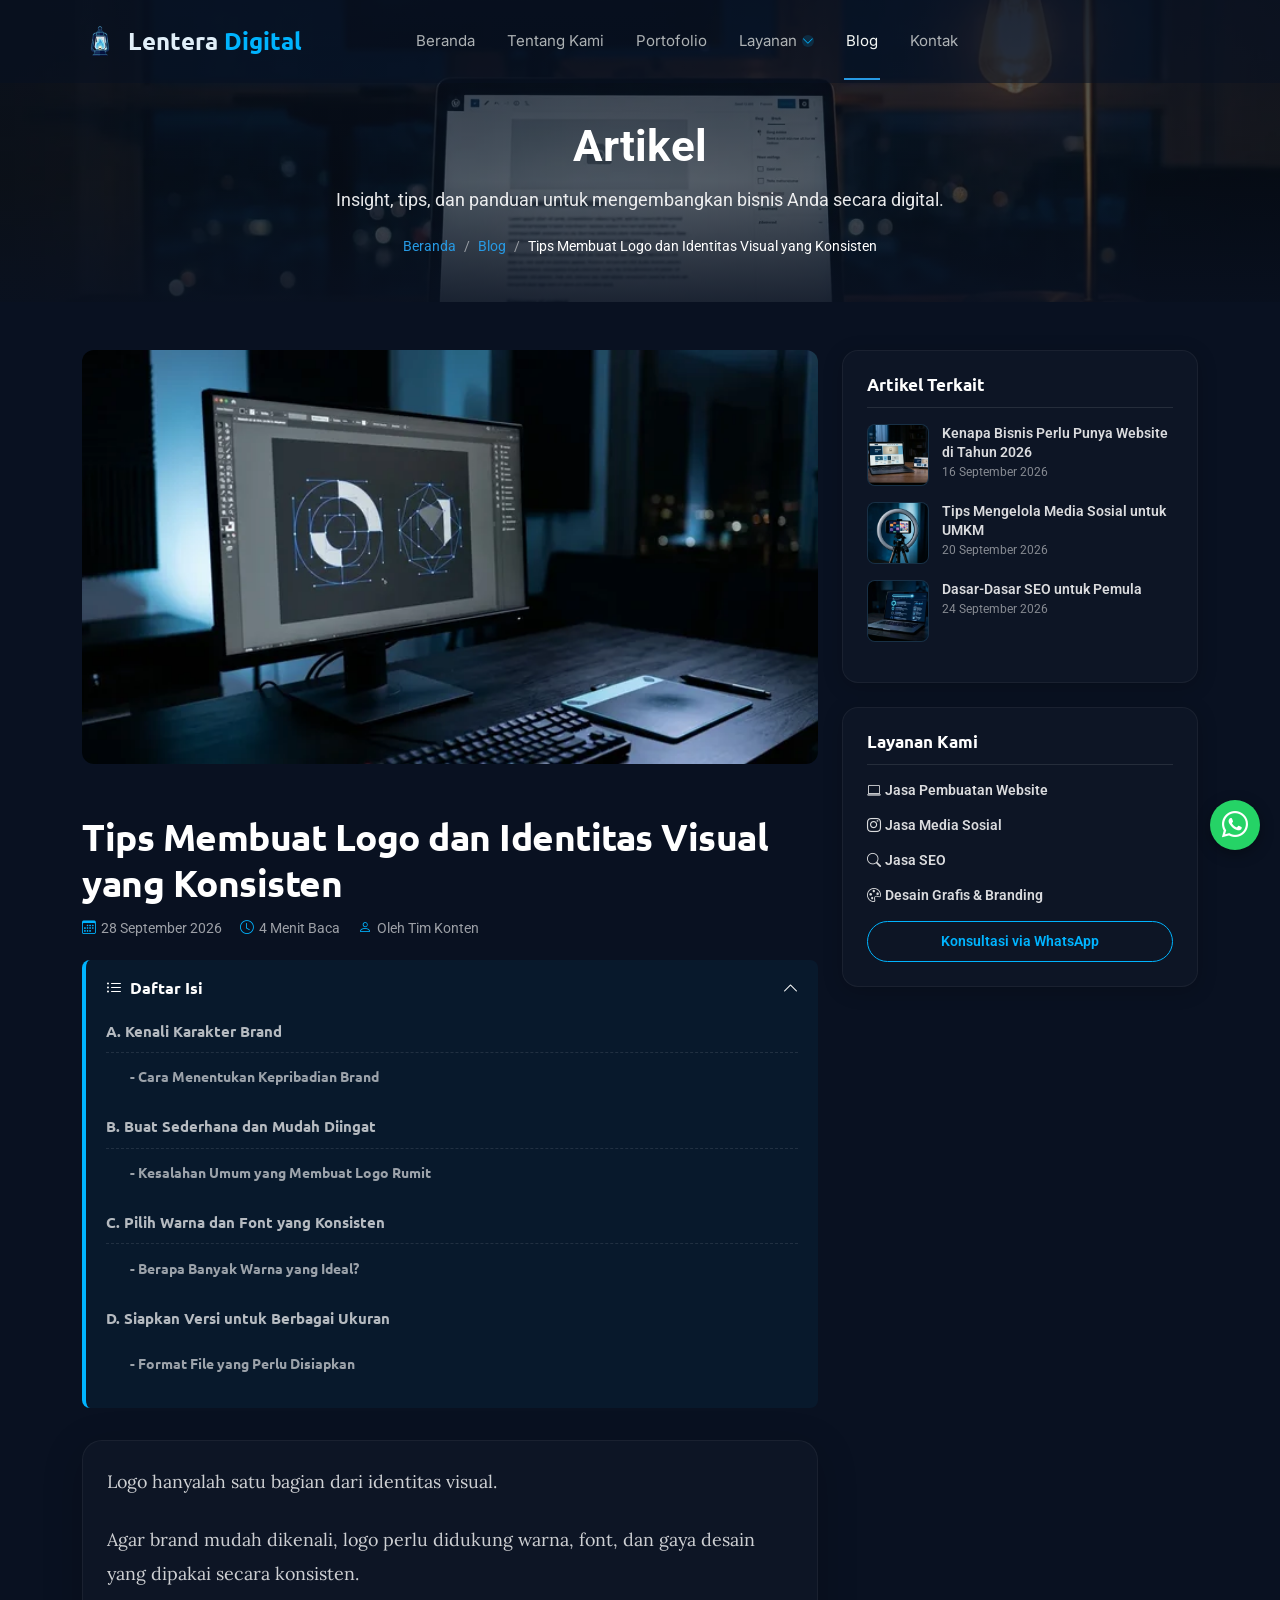
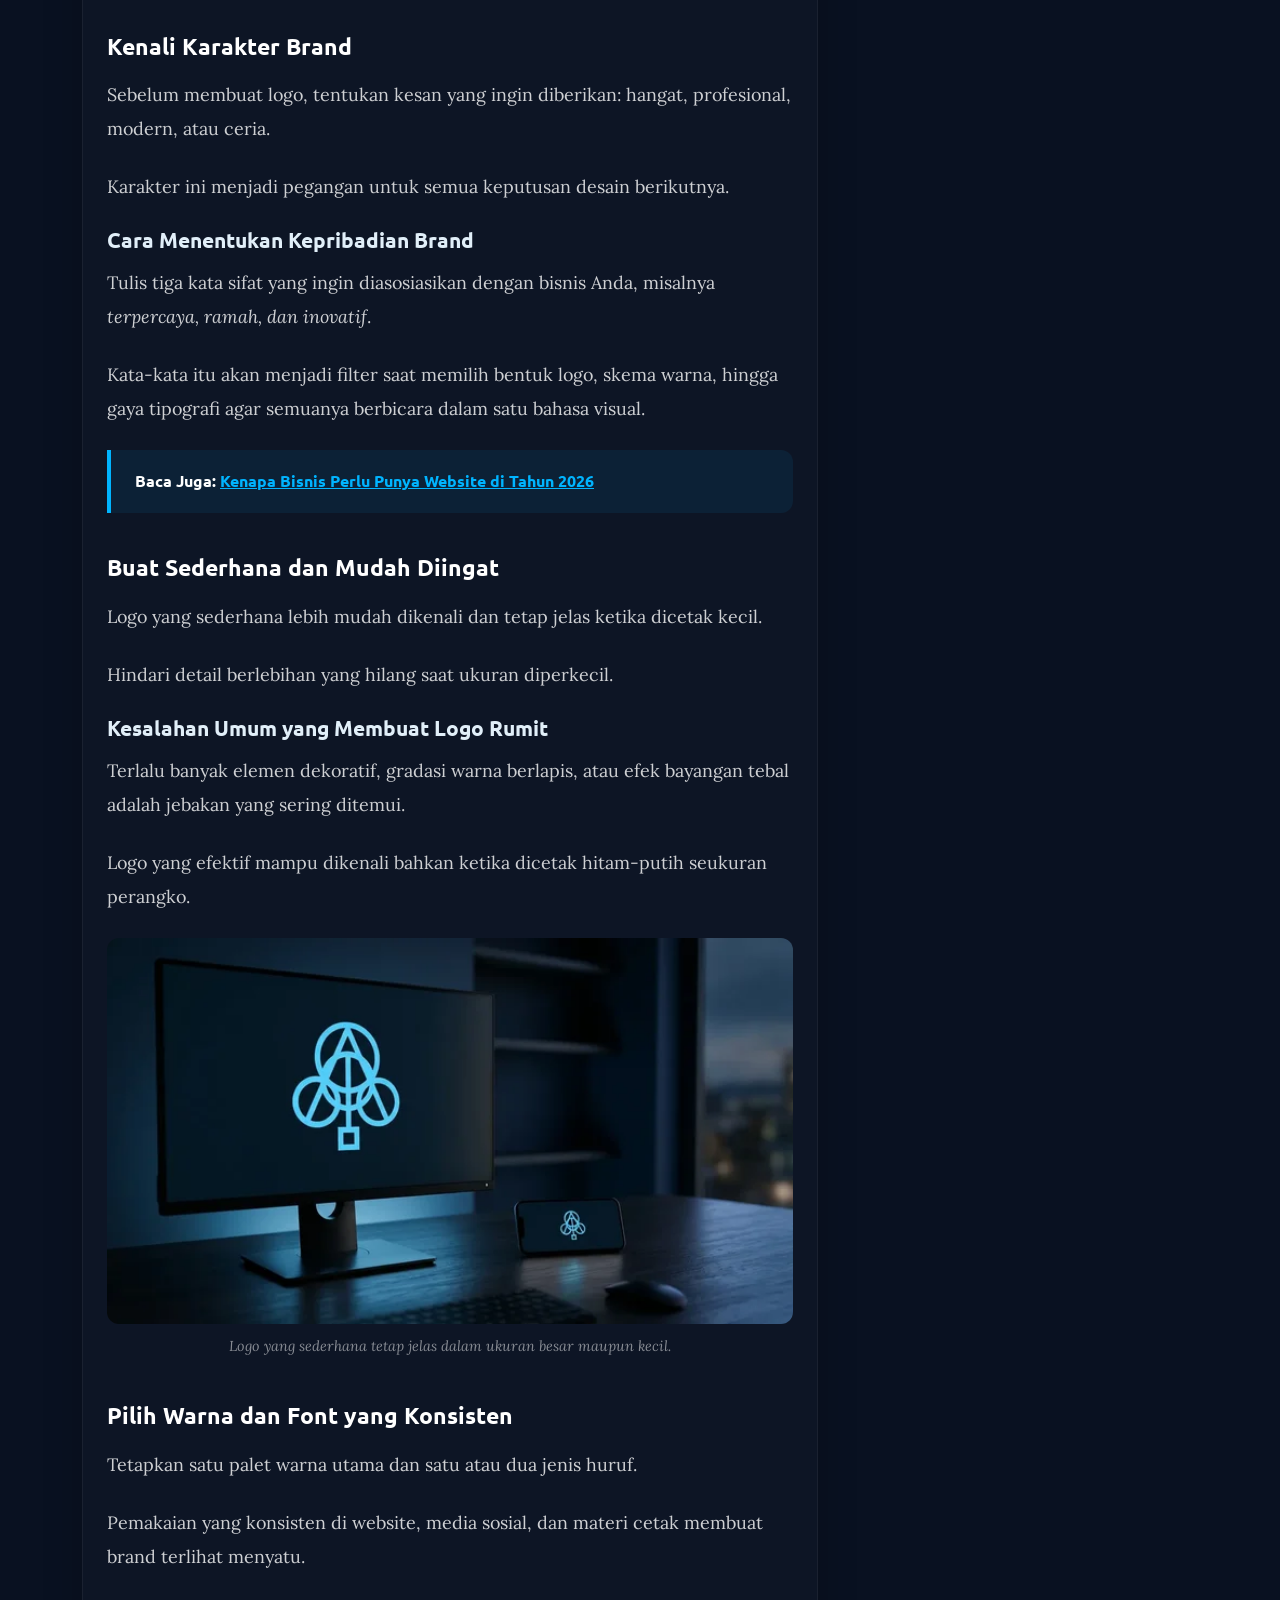
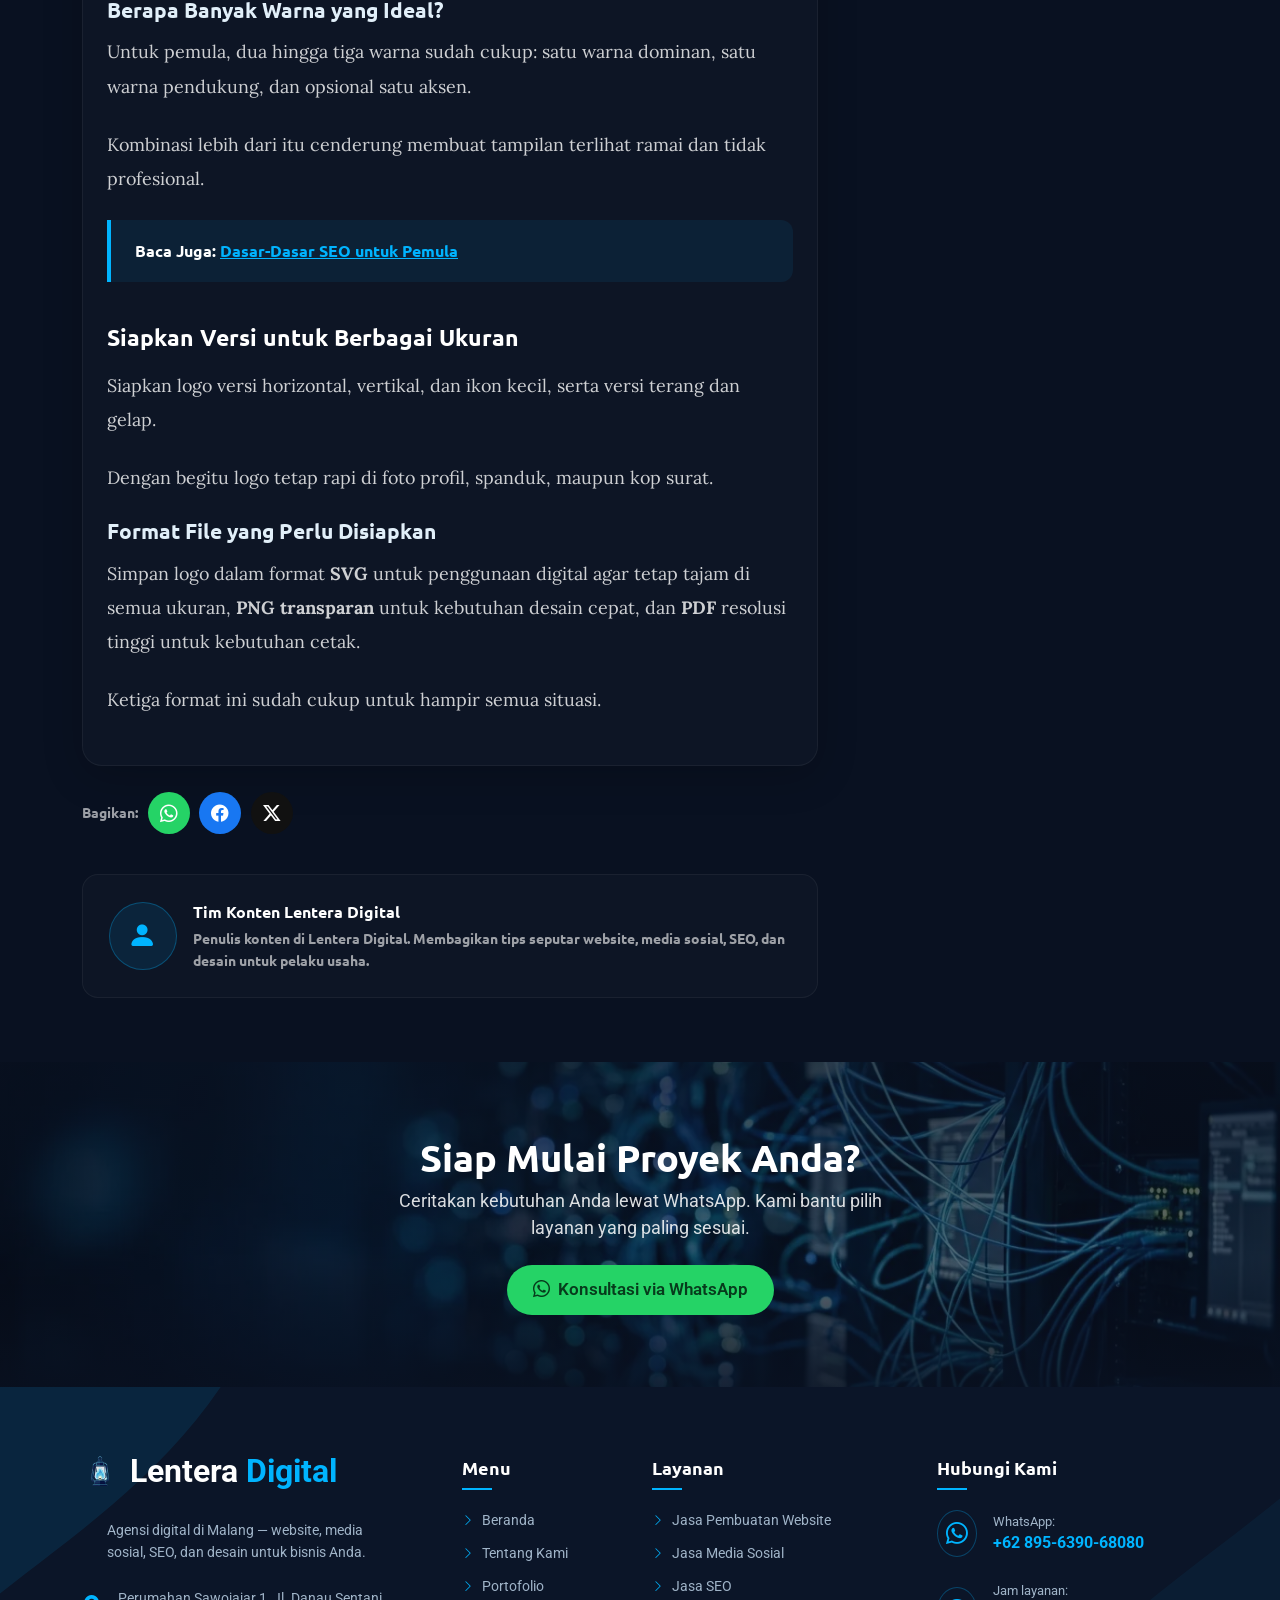
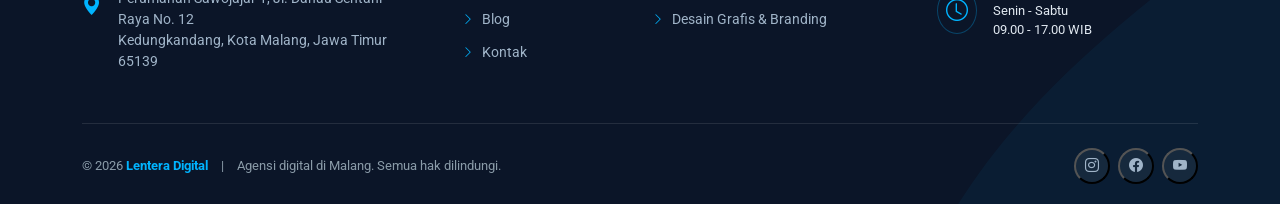
<file: blog/tips-membuat-logo-identitas-visual.html>
<!DOCTYPE html>

<html lang="id">
<head>
<meta charset="utf-8"/>
<link href="../assets/img/favicon-32.png" rel="icon" sizes="32x32" type="image/png"/>
<link href="../assets/img/apple-touch-icon.png" rel="apple-touch-icon" sizes="180x180"/>
<meta content="width=device-width, initial-scale=1.0" name="viewport"/>
<title>Tips Membuat Logo dan Identitas Visual yang Konsisten | Lentera Digital</title>
<meta content="Empat tips membuat logo dan identitas visual: kenali karakter brand, buat sederhana, pilih warna dan font konsisten, dan siapkan berbagai versi ukuran." name="description"/>
<meta content="tips membuat logo, identitas visual brand, desain branding, palet warna brand" name="keywords"/>
<meta content="Lentera Digital" name="author"/>
<meta content="index, follow, max-image-preview:large, max-snippet:-1" name="robots"/>
<meta content="#091121" name="theme-color"/>
<link href="https://www.lenteradigital.id/blog/tips-membuat-logo-identitas-visual.html" rel="canonical"/>
<meta content="ID-JI" name="geo.region"/>
<meta content="Malang" name="geo.placename"/>
<meta content="id_ID" property="og:locale"/>
<meta content="article" property="og:type"/>
<meta content="Lentera Digital" property="og:site_name"/>
<meta content="Tips Membuat Logo dan Identitas Visual yang Konsisten | Lentera Digital" property="og:title"/>
<meta content="Empat tips membuat logo dan identitas visual: kenali karakter brand, buat sederhana, pilih warna dan font konsisten, dan siapkan berbagai versi ukuran." property="og:description"/>
<meta content="https://www.lenteradigital.id/blog/tips-membuat-logo-identitas-visual.html" property="og:url"/>
<meta content="https://www.lenteradigital.id/assets/img/og-default.jpg" property="og:image"/>
<meta content="summary_large_image" name="twitter:card"/>
<meta content="Tips Membuat Logo dan Identitas Visual yang Konsisten | Lentera Digital" name="twitter:title"/>
<meta content="Empat tips membuat logo dan identitas visual: kenali karakter brand, buat sederhana, pilih warna dan font konsisten, dan siapkan berbagai versi ukuran." name="twitter:description"/>
<meta content="https://www.lenteradigital.id/assets/img/og-default.jpg" name="twitter:image"/>
<link href="../assets/css/artikel.css" rel="stylesheet"/>
<script type="application/ld+json">{"@context": "https://schema.org", "@graph": [{"@type": ["Organization", "ProfessionalService"], "@id": "https://www.lenteradigital.id/#org", "name": "Lentera Digital", "url": "https://www.lenteradigital.id/", "logo": {"@type": "ImageObject", "url": "https://www.lenteradigital.id/assets/img/logo.webp", "width": 512, "height": 512}, "image": "https://www.lenteradigital.id/assets/img/og-default.jpg", "telephone": "+62 895-6390-68080", "priceRange": "$$", "description": "Agensi digital di Malang: jasa pembuatan website, media sosial, SEO, serta desain grafis dan branding.", "address": {"@type": "PostalAddress", "streetAddress": "Perumahan Sawojajar 1, Jl. Danau Sentani Raya No. 12", "addressLocality": "Kota Malang", "addressRegion": "Jawa Timur", "postalCode": "65139", "addressCountry": "ID"}, "areaServed": [{"@type": "City", "name": "Malang"}, {"@type": "Country", "name": "Indonesia"}], "openingHoursSpecification": [{"@type": "OpeningHoursSpecification", "dayOfWeek": ["Monday", "Tuesday", "Wednesday", "Thursday", "Friday", "Saturday"], "opens": "09:00", "closes": "17:00"}], "contactPoint": {"@type": "ContactPoint", "telephone": "+62 895-6390-68080", "contactType": "customer service", "availableLanguage": "Indonesian"}}, {"@type": "WebSite", "@id": "https://www.lenteradigital.id/#website", "url": "https://www.lenteradigital.id/", "name": "Lentera Digital", "inLanguage": "id-ID", "publisher": {"@id": "https://www.lenteradigital.id/#org"}}, {"@type": "BreadcrumbList", "itemListElement": [{"@type": "ListItem", "position": 1, "name": "Beranda", "item": "https://www.lenteradigital.id/"}, {"@type": "ListItem", "position": 2, "name": "Blog", "item": "https://www.lenteradigital.id/blog.html"}, {"@type": "ListItem", "position": 3, "name": "Tips Membuat Logo dan Identitas Visual yang Konsisten", "item": "https://www.lenteradigital.id/blog/tips-membuat-logo-identitas-visual.html"}]}, {"@type": "BlogPosting", "@id": "https://www.lenteradigital.id/blog/tips-membuat-logo-identitas-visual.html#article", "mainEntityOfPage": "https://www.lenteradigital.id/blog/tips-membuat-logo-identitas-visual.html", "headline": "Tips Membuat Logo dan Identitas Visual yang Konsisten", "description": "Empat tips membuat logo dan identitas visual: kenali karakter brand, buat sederhana, pilih warna dan font konsisten, dan siapkan berbagai versi ukuran.", "image": ["https://www.lenteradigital.id/assets/img/artikel/artikel-tips-membuat-logo.webp", "https://www.lenteradigital.id/assets/img/artikel/artikel-tips-membuat-logo-2.webp"], "datePublished": "2026-09-28", "dateModified": "2026-10-01", "inLanguage": "id-ID", "author": {"@type": "Organization", "name": "Lentera Digital (Tim Konten)", "url": "https://www.lenteradigital.id/"}, "publisher": {"@id": "https://www.lenteradigital.id/#org"}, "keywords": "tips membuat logo, identitas visual brand, desain branding, palet warna brand"}]}</script>
<meta content="1200" property="og:image:width"/>
<meta content="630" property="og:image:height"/>
<meta content="Ilustrasi ruang kerja agensi digital" property="og:image:alt"/>
<link rel="preload" as="font" type="font/woff2" crossorigin href="../assets/fonts/roboto-variable-latin-normal.woff2">
<link rel="preload" as="font" type="font/woff2" crossorigin href="../assets/fonts/inter-400-normal.woff2">
<link href="../assets/css/site.v1.min.css" rel="stylesheet"/>
<link href="../assets/fonts/fonts-lora.v1.min.css" rel="stylesheet"/>
</head>
<body class="inner-page article-page" data-wa="62895639068080">
<header class="header d-flex align-items-center fixed-top" id="header">
<div class="container position-relative d-flex align-items-center">
<a aria-label="Lentera Digital - Beranda" class="logo d-flex align-items-center" href="../index.html">
<img alt="Lentera Digital" height="38" src="../assets/img/logo-128.webp" width="38"/>
<span class="sitename">Lentera <span class="accent">Digital</span></span>
</a>
<nav aria-label="Menu utama" class="navmenu mx-auto" id="navmenu">
<ul>
<li><a class="" href="../index.html">Beranda</a></li>
<li><a href="../tentang-kami.html">Tentang Kami</a></li>
<li><a href="../portofolio.html">Portofolio</a></li>
<li class="dropdown"><a href="../layanan.html"><span>Layanan</span> <i class="bi bi-chevron-down toggle-dropdown"></i></a><ul><li><a href="../layanan/website.html">Jasa Pembuatan Website</a></li><li><a href="../layanan/media-sosial.html">Jasa Media Sosial</a></li><li><a href="../layanan/seo.html">Jasa SEO</a></li><li><a href="../layanan/desain-grafis.html">Desain Grafis &amp; Branding</a></li></ul></li>
<li><a class="active" href="../blog.html">Blog</a></li>
<li><a href="../kontak.html">Kontak</a></li>
</ul>
<button aria-expanded="false" aria-label="Buka menu" class="mobile-nav-toggle d-xl-none bi bi-list" role="button" style="background:none;border:none;padding:0;" type="button"></button>
</nav>
</div>
</header>
<main class="main">
<section class="page-hero" style="background-image:url('../assets/img/hero/hero-blog.webp')">
<div class="container">
<p class="page-hero-title fw-bold">Artikel</p>
<p>Insight, tips, dan panduan untuk mengembangkan bisnis Anda secara digital.</p>
<nav aria-label="Breadcrumb"><ol><li><a href="../index.html">Beranda</a></li><li><a class="active" href="../blog.html">Blog</a></li><li aria-current="page">Tips Membuat Logo dan Identitas Visual yang Konsisten</li></ol></nav>
</div>
</section>
<section class="article-area">
<div class="container"><div class="row g-4">
<div class="col-lg-8 article-wrapper">
<img alt="Ilustrasi tips membuat logo dan identitas visual yang konsisten" class="article-cover" fetchpriority="high" height="768" sizes="(max-width: 768px) 100vw, 360px" src="../assets/img/artikel/artikel-tips-membuat-logo.webp" srcset="../assets/img/artikel/artikel-tips-membuat-logo-640.webp 640w, ../assets/img/artikel/artikel-tips-membuat-logo.webp 1376w" width="1376"/>
<h1 class="article-title">Tips Membuat Logo dan Identitas Visual yang Konsisten</h1>
<div class="article-meta"><span><i class="bi bi-calendar3"></i><time datetime="2026-09-28">28 September 2026</time></span><span><i class="bi bi-clock"></i>4 Menit Baca</span><span><i class="bi bi-person"></i>Oleh Tim Konten</span></div>
<details class="toc-box" open=""><summary><span><i class="bi bi-list-ul me-2"></i>Daftar Isi</span><i class="bi bi-chevron-down"></i></summary><ul class="toc-list" style="list-style-type: none; padding-left: 0;"><li style="margin-bottom: 8px;"><a href="#s1">A. Kenali Karakter Brand</a><ul style="padding-left: 1.5rem; list-style-type: none; margin-top: 4px; margin-bottom: 8px;"><li style="margin-bottom: 4px;"><a href="#s1-sub1" style="font-size: 0.9em; opacity: 0.85;">- Cara Menentukan Kepribadian Brand</a></li></ul></li><li style="margin-bottom: 8px;"><a href="#s2">B. Buat Sederhana dan Mudah Diingat</a><ul style="padding-left: 1.5rem; list-style-type: none; margin-top: 4px; margin-bottom: 8px;"><li style="margin-bottom: 4px;"><a href="#s2-sub1" style="font-size: 0.9em; opacity: 0.85;">- Kesalahan Umum yang Membuat Logo Rumit</a></li></ul></li><li style="margin-bottom: 8px;"><a href="#s3">C. Pilih Warna dan Font yang Konsisten</a><ul style="padding-left: 1.5rem; list-style-type: none; margin-top: 4px; margin-bottom: 8px;"><li style="margin-bottom: 4px;"><a href="#s3-sub1" style="font-size: 0.9em; opacity: 0.85;">- Berapa Banyak Warna yang Ideal?</a></li></ul></li><li style="margin-bottom: 8px;"><a href="#s4">D. Siapkan Versi untuk Berbagai Ukuran</a><ul style="padding-left: 1.5rem; list-style-type: none; margin-top: 4px; margin-bottom: 8px;"><li style="margin-bottom: 4px;"><a href="#s4-sub1" style="font-size: 0.9em; opacity: 0.85;">- Format File yang Perlu Disiapkan</a></li></ul></li></ul></details>
<article class="article-content">
<p>Logo hanyalah satu bagian dari identitas visual.</p>
<p>Agar brand mudah dikenali, logo perlu didukung warna, font, dan gaya desain yang dipakai secara konsisten.</p>
<h2 id="s1">Kenali Karakter Brand</h2>
<p>Sebelum membuat logo, tentukan kesan yang ingin diberikan: hangat, profesional, modern, atau ceria.</p>
<p>Karakter ini menjadi pegangan untuk semua keputusan desain berikutnya.</p>
<h3 id="s1-sub1" style="font-size: 1.3rem; margin-top: 1.5rem; margin-bottom: 0.8rem; font-weight: 700;">Cara Menentukan Kepribadian Brand</h3>
<p>Tulis tiga kata sifat yang ingin diasosiasikan dengan bisnis Anda, misalnya <em>terpercaya, ramah, dan inovatif</em>.</p>
<p>Kata-kata itu akan menjadi filter saat memilih bentuk logo, skema warna, hingga gaya tipografi agar semuanya berbicara dalam satu bahasa visual.</p>
<div class="price-box"><strong>Baca Juga:</strong> <a href="kenapa-bisnis-perlu-website.html">Kenapa Bisnis Perlu Punya Website di Tahun 2026</a></div>
<h2 id="s2">Buat Sederhana dan Mudah Diingat</h2>
<p>Logo yang sederhana lebih mudah dikenali dan tetap jelas ketika dicetak kecil.</p>
<p>Hindari detail berlebihan yang hilang saat ukuran diperkecil.</p>
<h3 id="s2-sub1" style="font-size: 1.3rem; margin-top: 1.5rem; margin-bottom: 0.8rem; font-weight: 700;">Kesalahan Umum yang Membuat Logo Rumit</h3>
<p>Terlalu banyak elemen dekoratif, gradasi warna berlapis, atau efek bayangan tebal adalah jebakan yang sering ditemui.</p>
<p>Logo yang efektif mampu dikenali bahkan ketika dicetak hitam-putih seukuran perangko.</p>
<figure><img alt="Ilustrasi logo sederhana dalam berbagai ukuran" height="768" loading="lazy" sizes="(max-width: 768px) 100vw, 360px" src="../assets/img/artikel/artikel-tips-membuat-logo-2.webp" srcset="../assets/img/artikel/artikel-tips-membuat-logo-2-640.webp 640w, ../assets/img/artikel/artikel-tips-membuat-logo-2.webp 1376w" width="1376"/ decoding="async"><figcaption>Logo yang sederhana tetap jelas dalam ukuran besar maupun kecil.</figcaption></figure>
<h2 id="s3">Pilih Warna dan Font yang Konsisten</h2>
<p>Tetapkan satu palet warna utama dan satu atau dua jenis huruf.</p>
<p>Pemakaian yang konsisten di website, media sosial, dan materi cetak membuat brand terlihat menyatu.</p>
<h3 id="s3-sub1" style="font-size: 1.3rem; margin-top: 1.5rem; margin-bottom: 0.8rem; font-weight: 700;">Berapa Banyak Warna yang Ideal?</h3>
<p>Untuk pemula, dua hingga tiga warna sudah cukup: satu warna dominan, satu warna pendukung, dan opsional satu aksen.</p>
<p>Kombinasi lebih dari itu cenderung membuat tampilan terlihat ramai dan tidak profesional.</p>
<div class="price-box"><strong>Baca Juga:</strong> <a href="dasar-dasar-seo-pemula.html">Dasar-Dasar SEO untuk Pemula</a></div>
<h2 id="s4">Siapkan Versi untuk Berbagai Ukuran</h2>
<p>Siapkan logo versi horizontal, vertikal, dan ikon kecil, serta versi terang dan gelap.</p>
<p>Dengan begitu logo tetap rapi di foto profil, spanduk, maupun kop surat.</p>
<h3 id="s4-sub1" style="font-size: 1.3rem; margin-top: 1.5rem; margin-bottom: 0.8rem; font-weight: 700;">Format File yang Perlu Disiapkan</h3>
<p>Simpan logo dalam format <strong>SVG</strong> untuk penggunaan digital agar tetap tajam di semua ukuran, <strong>PNG transparan</strong> untuk kebutuhan desain cepat, dan <strong>PDF</strong> resolusi tinggi untuk kebutuhan cetak.</p>
<p>Ketiga format ini sudah cukup untuk hampir semua situasi.</p>
</article>
<div class="share-row"><span>Bagikan:</span>
<a aria-label="Bagikan ke WhatsApp" class="share-btn" href="https://wa.me/?text=Tips%20Membuat%20Logo%20dan%20Identitas%20Visual%20yang%20Konsisten%20https%3A//www.lenteradigital.id/blog/tips-membuat-logo-identitas-visual.html" rel="noopener" style="background:#25d366" target="_blank"><i class="bi bi-whatsapp"></i></a>
<a aria-label="Bagikan ke Facebook" class="share-btn" href="https://www.facebook.com/sharer/sharer.php?u=https%3A//www.lenteradigital.id/blog/tips-membuat-logo-identitas-visual.html" rel="noopener" style="background:#1877f2" target="_blank"><i class="bi bi-facebook"></i></a>
<a aria-label="Bagikan ke X" class="share-btn" href="https://twitter.com/intent/tweet?url=https%3A//www.lenteradigital.id/blog/tips-membuat-logo-identitas-visual.html&amp;text=Tips%20Membuat%20Logo%20dan%20Identitas%20Visual%20yang%20Konsisten" rel="noopener" style="background:#111" target="_blank"><i class="bi bi-twitter-x"></i></a>
</div>
<div class="author-box"><div class="avatar"><i class="bi bi-person-fill"></i></div><div><strong>Tim Konten Lentera Digital</strong><p>Penulis konten di Lentera Digital. Membagikan tips seputar website, media sosial, SEO, dan desain untuk pelaku usaha.</p></div></div>
</div>
<aside class="col-lg-4"><div class="sticky-top" style="top:120px; z-index: 900;">
<div class="sidebar-card"><h3>Artikel Terkait</h3><a class="side-item" href="kenapa-bisnis-perlu-website.html"><img alt="" height="768" loading="lazy" sizes="(max-width: 768px) 100vw, 360px" src="../assets/img/artikel/artikel-kenapa-bisnis-perlu-website.webp" srcset="../assets/img/artikel/artikel-kenapa-bisnis-perlu-website-640.webp 640w, ../assets/img/artikel/artikel-kenapa-bisnis-perlu-website.webp 1376w" width="1376"/ decoding="async"><span>Kenapa Bisnis Perlu Punya Website di Tahun 2026<small>16 September 2026</small></span></a><a class="side-item" href="tips-media-sosial-umkm.html"><img alt="" height="768" loading="lazy" sizes="(max-width: 768px) 100vw, 360px" src="../assets/img/artikel/artikel-tips-media-sosial-umkm.webp" srcset="../assets/img/artikel/artikel-tips-media-sosial-umkm-640.webp 640w, ../assets/img/artikel/artikel-tips-media-sosial-umkm.webp 1376w" width="1376"/ decoding="async"><span>Tips Mengelola Media Sosial untuk UMKM<small>20 September 2026</small></span></a><a class="side-item" href="dasar-dasar-seo-pemula.html"><img alt="" height="768" loading="lazy" sizes="(max-width: 768px) 100vw, 360px" src="../assets/img/artikel/artikel-dasar-seo-pemula.webp" srcset="../assets/img/artikel/artikel-dasar-seo-pemula-640.webp 640w, ../assets/img/artikel/artikel-dasar-seo-pemula.webp 1376w" width="1376"/ decoding="async"><span>Dasar-Dasar SEO untuk Pemula<small>24 September 2026</small></span></a></div>
<div class="sidebar-card"><h3>Layanan Kami</h3><a class="side-item" href="../layanan/website.html"><span><i class="bi bi-laptop me-1"></i>Jasa Pembuatan Website</span></a><a class="side-item" href="../layanan/media-sosial.html"><span><i class="bi bi-instagram me-1"></i>Jasa Media Sosial</span></a><a class="side-item" href="../layanan/seo.html"><span><i class="bi bi-search me-1"></i>Jasa SEO</span></a><a class="side-item" href="../layanan/desain-grafis.html"><span><i class="bi bi-palette me-1"></i>Desain Grafis &amp; Branding</span></a><a class="btn-side mt-2" href="https://wa.me/62895639068080?text=Halo%2C%20saya%20baru%20membaca%20artikel%20%22Tips%20Membuat%20Logo%20dan%20Identitas%20Visual%20yang%20Konsisten%22%20dan%20ingin%20konsultasi." rel="noopener" target="_blank">Konsultasi via WhatsApp</a></div>
</div></aside>
</div></div>
</section>
<section class="cta-img section" data-bg="../assets/img/cta-background.webp" style="background-color: #0b1528;">
<div class="container">
<h2>Siap Mulai Proyek Anda?</h2>
<p>Ceritakan kebutuhan Anda lewat WhatsApp. Kami bantu pilih layanan yang paling sesuai.</p>
<a class="btn-wa" href="https://wa.me/62895639068080?text=Halo%2C%20saya%20ingin%20konsultasi%20tentang%20layanan%20Lentera%20Digital." rel="noopener" target="_blank"><i class="bi bi-whatsapp"></i> Konsultasi via WhatsApp</a>
</div>
</section>
</main>
<footer class="fs-m footer" id="footer" style="background-color: #0b1528; color: #b0c4de; position: relative; overflow: hidden; padding: 60px 0 20px; font-size: 14px;">
<!-- Wave decorations -->
<svg style="position: absolute; top: -50px; left: -50px; width: 300px; height: 300px; opacity: 0.1; pointer-events: none;" viewbox="0 0 200 200" xmlns="http://www.w3.org/2000/svg">
<path d="M0,0 L200,0 C150,100 50,150 0,200 Z" fill="#00b4ff"></path>
</svg>
<svg style="position: absolute; bottom: -50px; right: -50px; width: 400px; height: 400px; opacity: 0.05; pointer-events: none;" viewbox="0 0 200 200" xmlns="http://www.w3.org/2000/svg">
<path d="M200,200 L0,200 C50,100 150,50 200,0 Z" fill="#00b4ff"></path>
</svg>
<div class="container" style="position: relative; z-index: 1;">
<div class="row gy-4 mb-5">
<!-- Col 1 -->
<div class="col-lg-4 col-md-12 pe-lg-5">
<a class="d-flex align-items-center mb-4" href="../index.html" style="text-decoration: none;"><img alt="Lentera Digital" height="36" src="../assets/img/logo-128.webp" style="max-height:46px;width:auto;margin-right:12px;" width="36"/><span style="font-size: 32px; font-weight: 700; color: #fff;">Lentera <span style="color: #00b4ff;">Digital</span></span>
</a>
<p style="color: #a0b4c8; line-height: 1.6; margin-bottom: 25px; padding-left: 25px;">Agensi digital di Malang — website, media sosial, SEO, dan desain untuk bisnis Anda.</p>
<div class="d-flex align-items-start gap-3">
<i class="bi bi-geo-alt-fill" style="color: #00b4ff; font-size: 20px; margin-top: 2px;"></i>
<p style="color: #a0b4c8; line-height: 1.5; margin: 0;">Perumahan Sawojajar 1, Jl. Danau Sentani Raya No. 12<br/>Kedungkandang, Kota Malang, Jawa Timur 65139</p>
</div>
</div>
<!-- Col 2 -->
<div class="col-lg-2 col-md-4" style="padding-top:10px;">
<h2 class="h4" style="color: #fff; font-size: 18px; font-weight: 600; margin-bottom: 20px; position: relative; padding-bottom: 12px;">Menu
            <span style="position: absolute; left: 0; bottom: 0; width: 30px; height: 2px; background: #00b4ff;"></span>
</h2>
<ul class="footer-links-list" style="list-style: none; padding: 0; margin: 0;">
<li style="margin-bottom: 12px;"><a href="../index.html" style="color: #a0b4c8; text-decoration: none; display: flex; align-items: center; gap: 8px; transition: color 0.3s;"><i class="fs-m bi bi-chevron-right" style="color: #00b4ff; font-size: 12px;"></i> Beranda</a></li>
<li style="margin-bottom: 12px;"><a href="../tentang-kami.html" style="color: #a0b4c8; text-decoration: none; display: flex; align-items: center; gap: 8px; transition: color 0.3s;"><i class="fs-m bi bi-chevron-right" style="color: #00b4ff; font-size: 12px;"></i> Tentang Kami</a></li>
<li style="margin-bottom: 12px;"><a href="../portofolio.html" style="color: #a0b4c8; text-decoration: none; display: flex; align-items: center; gap: 8px; transition: color 0.3s;"><i class="fs-m bi bi-chevron-right" style="color: #00b4ff; font-size: 12px;"></i> Portofolio</a></li>
<li style="margin-bottom: 12px;"><a href="../blog.html" style="color: #a0b4c8; text-decoration: none; display: flex; align-items: center; gap: 8px; transition: color 0.3s;"><i class="fs-m bi bi-chevron-right" style="color: #00b4ff; font-size: 12px;"></i> Blog</a></li>
<li style="margin-bottom: 12px;"><a href="../kontak.html" style="color: #a0b4c8; text-decoration: none; display: flex; align-items: center; gap: 8px; transition: color 0.3s;"><i class="fs-m bi bi-chevron-right" style="color: #00b4ff; font-size: 12px;"></i> Kontak</a></li>
</ul>
</div>
<!-- Col 3 -->
<div class="col-lg-3 col-md-4" style="padding-top:10px;">
<h2 class="h4" style="color: #fff; font-size: 18px; font-weight: 600; margin-bottom: 20px; position: relative; padding-bottom: 12px;">Layanan
            <span style="position: absolute; left: 0; bottom: 0; width: 30px; height: 2px; background: #00b4ff;"></span>
</h2>
<ul class="footer-links-list" style="list-style: none; padding: 0; margin: 0;">
<li style="margin-bottom: 12px;"><a href="../layanan/website.html" style="color: #a0b4c8; text-decoration: none; display: flex; align-items: center; gap: 8px; transition: color 0.3s;"><i class="fs-m bi bi-chevron-right" style="color: #00b4ff; font-size: 12px;"></i> Jasa Pembuatan Website</a></li>
<li style="margin-bottom: 12px;"><a href="../layanan/media-sosial.html" style="color: #a0b4c8; text-decoration: none; display: flex; align-items: center; gap: 8px; transition: color 0.3s;"><i class="fs-m bi bi-chevron-right" style="color: #00b4ff; font-size: 12px;"></i> Jasa Media Sosial</a></li>
<li style="margin-bottom: 12px;"><a href="../layanan/seo.html" style="color: #a0b4c8; text-decoration: none; display: flex; align-items: center; gap: 8px; transition: color 0.3s;"><i class="fs-m bi bi-chevron-right" style="color: #00b4ff; font-size: 12px;"></i> Jasa SEO</a></li>
<li style="margin-bottom: 12px;"><a href="../layanan/desain-grafis.html" style="color: #a0b4c8; text-decoration: none; display: flex; align-items: center; gap: 8px; transition: color 0.3s;"><i class="fs-m bi bi-chevron-right" style="color: #00b4ff; font-size: 12px;"></i> Desain Grafis &amp; Branding</a></li>
</ul>
</div>
<!-- Col 4 -->
<div class="col-lg-3 col-md-4" style="padding-top:10px;">
<h2 class="h4" style="color: #fff; font-size: 18px; font-weight: 600; margin-bottom: 20px; position: relative; padding-bottom: 12px;">Hubungi Kami
            <span style="position: absolute; left: 0; bottom: 0; width: 30px; height: 2px; background: #00b4ff;"></span>
</h2>
<div class="d-flex align-items-center gap-3 mb-4">
<i class="bi bi-whatsapp" style="color: #00b4ff; font-size: 22px; border: 1px solid rgba(0,180,255,0.3); border-radius: 50%; padding: 6px 8px;"></i>
<div>
<p class="fs-m" style="color: #a0b4c8; margin: 0; font-size: 13px;">WhatsApp:</p>
<a href="https://wa.me/62895639068080" class="fs-m" style="color: #00b4ff; font-weight: 700; text-decoration: none; font-size: 16px; display: inline-block; white-space: nowrap;">+62 895-6390-68080</a>
</div>
</div>
<div class="d-flex align-items-center gap-3">
<i class="bi bi-clock" style="color: #00b4ff; font-size: 22px; border: 1px solid rgba(0,180,255,0.3); border-radius: 50%; padding: 6px 8px;"></i>
<div>
<p class="fs-m" style="color: #a0b4c8; margin: 0; font-size: 13px;">Jam layanan:</p>
<p class="fs-m" style="color: #e0e8f0; margin: 0; font-size: 13px;">Senin - Sabtu<br/>09.00 - 17.00 WIB</p>
</div>
</div>
</div>
</div>
<div class="d-flex flex-column flex-md-row justify-content-between align-items-center pt-4" style="border-top: 1px solid rgba(255,255,255,0.1);">
<p class="fs-m" style="color: #8a9ba8; margin: 0; font-size: 13px;">© 2026 <strong style="color:#00b4ff;">Lentera Digital</strong> <span style="margin:0 10px;">|</span> Agensi digital di Malang. Semua hak dilindungi.</p>
<div class="d-flex gap-2 mt-3 mt-md-0">
<button aria-label="Social Link" style="width: 36px; height: 36px; background: rgba(255,255,255,0.05); border-radius: 50%; display: flex; justify-content: center; align-items: center; color: #a0b4c8; text-decoration: none; transition: background 0.3s;" type="button"><i class="bi bi-instagram"></i></button>
<button aria-label="Social Link" style="width: 36px; height: 36px; background: rgba(255,255,255,0.05); border-radius: 50%; display: flex; justify-content: center; align-items: center; color: #a0b4c8; text-decoration: none; transition: background 0.3s;" type="button"><i class="bi bi-facebook"></i></button>
<button aria-label="Social Link" style="width: 36px; height: 36px; background: rgba(255,255,255,0.05); border-radius: 50%; display: flex; justify-content: center; align-items: center; color: #a0b4c8; text-decoration: none; transition: background 0.3s;" type="button"><i class="bi bi-youtube"></i></button>
</div>
</div>
</div>

</footer>
<a aria-label="Chat WhatsApp" class="float-wa" href="https://wa.me/62895639068080?text=Halo%2C%20saya%20ingin%20bertanya%20tentang%20layanan%20Lentera%20Digital." rel="noopener" target="_blank"><i class="bi bi-whatsapp"></i></a>
<button aria-label="Ke atas" class="scroll-top d-flex align-items-center justify-content-center" id="scroll-top" type="button"><i class="bi bi-arrow-up-short"></i></button>
<script src="../assets/js/main.v1.js"></script>
</body>
</html>
</file>
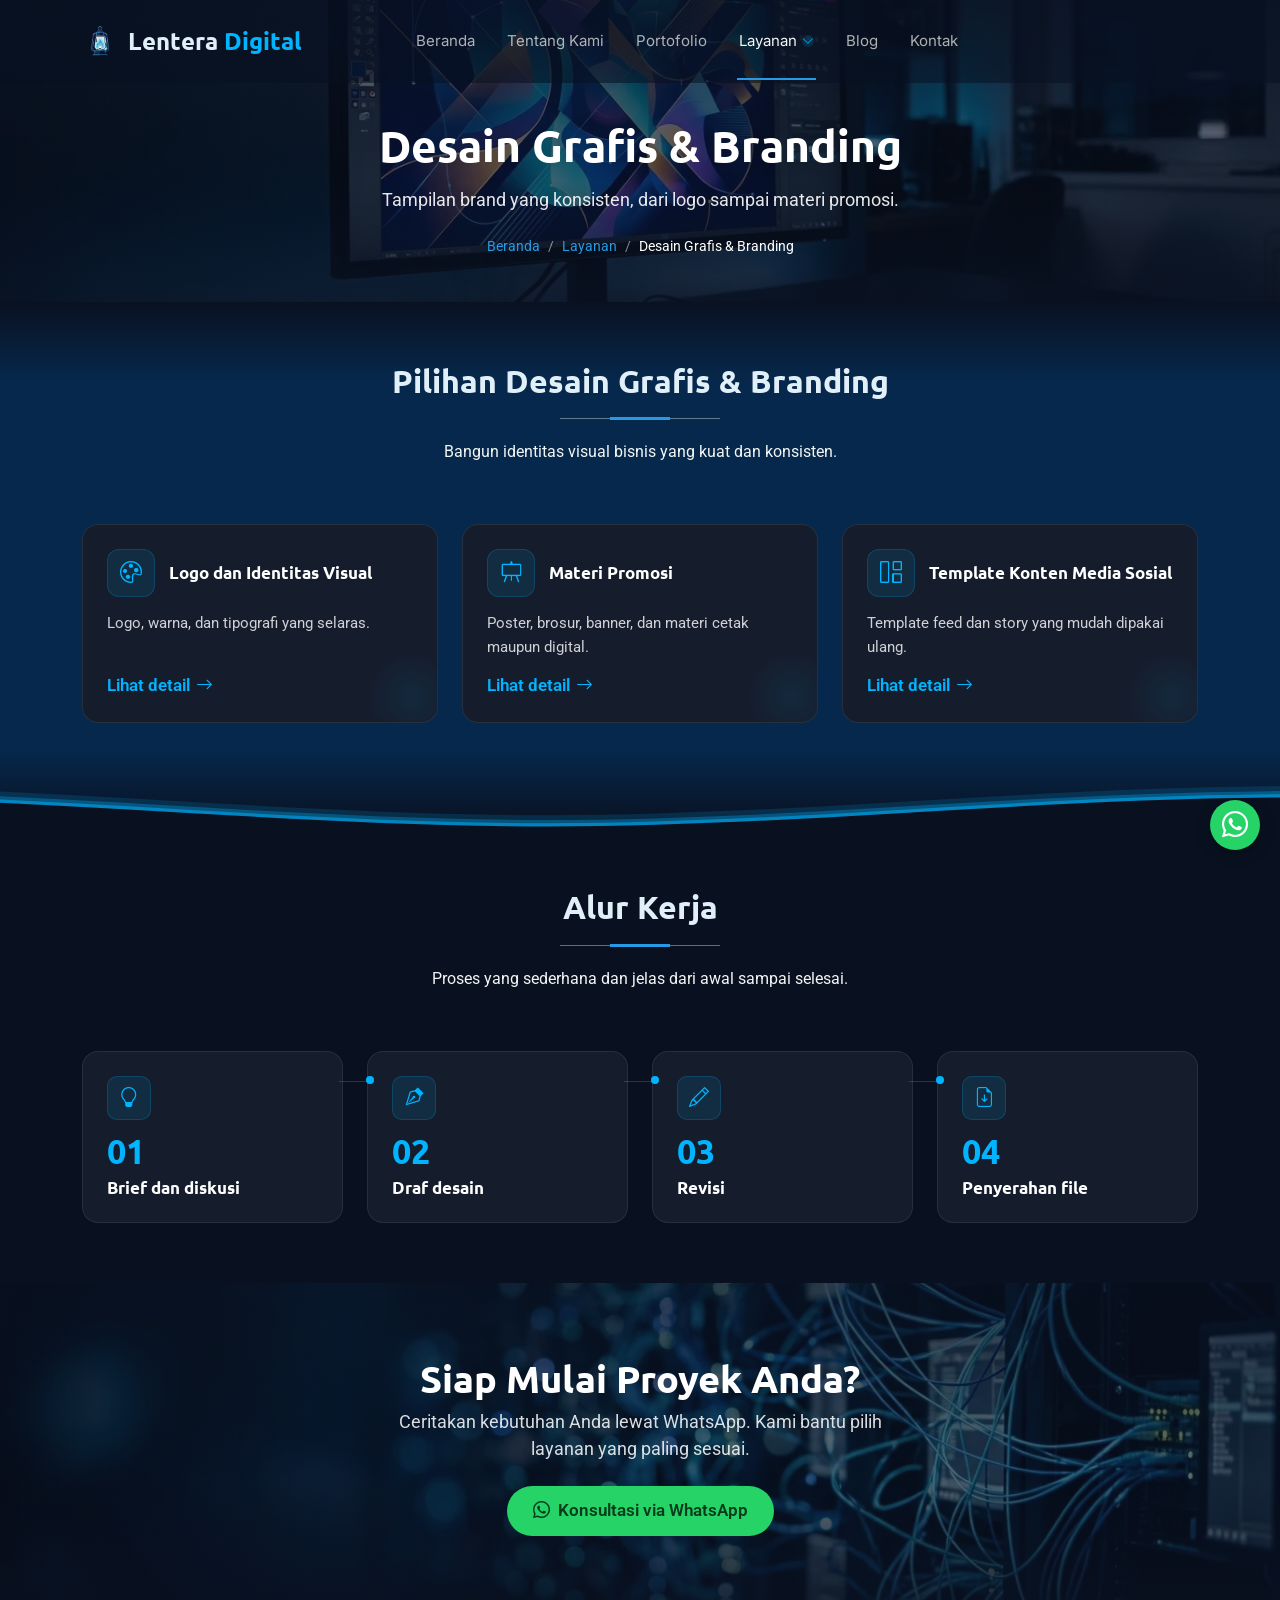
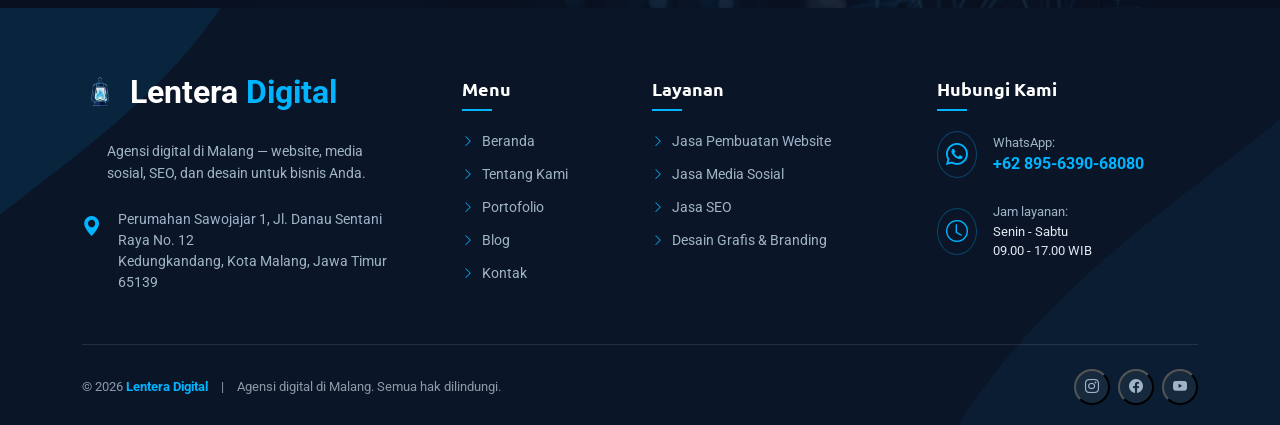
<file: layanan/desain-grafis.html>
﻿<!DOCTYPE html>

<html lang="id">
<head>
<meta charset="utf-8"/>
  <link rel="icon" type="image/png" sizes="32x32" href="../assets/img/favicon-32.png">
  <link rel="apple-touch-icon" sizes="180x180" href="../assets/img/apple-touch-icon.png">
<meta content="width=device-width, initial-scale=1.0" name="viewport"/>
<title>Jasa Desain Grafis &amp; Branding Malang | Logo &amp; Poster</title>
<meta content="Jasa desain grafis dan branding di Malang: pembuatan logo, identitas visual, poster, brosur, banner, dan template konten media sosial. Konsultasi via WhatsApp." name="description"/>
<meta content="jasa desain grafis malang, jasa desain logo, jasa branding, desain poster brosur, template konten media sosial, identitas visual" name="keywords"/>
<meta content="Lentera Digital" name="author"/>
<meta content="index, follow, max-image-preview:large, max-snippet:-1" name="robots"/>
<meta content="#091121" name="theme-color"/>
<link href="https://www.lenteradigital.id/layanan/desain-grafis.html" rel="canonical"/>
<meta content="ID-JI" name="geo.region"/>
<meta content="Malang" name="geo.placename"/>
<meta content="id_ID" property="og:locale"/>
<meta content="website" property="og:type"/>
<meta content="Lentera Digital" property="og:site_name"/>
<meta content="Jasa Desain Grafis &amp; Branding Malang | Logo &amp; Poster" property="og:title"/>
<meta content="Jasa desain grafis dan branding di Malang: pembuatan logo, identitas visual, poster, brosur, banner, dan template konten media sosial. Konsultasi via WhatsApp." property="og:description"/>
<meta content="https://www.lenteradigital.id/layanan/desain-grafis.html" property="og:url"/>
<meta content="https://www.lenteradigital.id/assets/img/og-default.jpg" property="og:image"/>
<meta content="summary_large_image" name="twitter:card"/>
<meta content="Jasa Desain Grafis &amp; Branding Malang | Logo &amp; Poster" name="twitter:title"/>
<meta content="Jasa desain grafis dan branding di Malang: pembuatan logo, identitas visual, poster, brosur, banner, dan template konten media sosial. Konsultasi via WhatsApp." name="twitter:description"/>
<meta content="https://www.lenteradigital.id/assets/img/og-default.jpg" name="twitter:image"/>
<script type="application/ld+json">{"@context": "https://schema.org", "@graph": [{"@type": ["Organization", "ProfessionalService"], "@id": "https://www.lenteradigital.id/#org", "name": "Lentera Digital", "url": "https://www.lenteradigital.id/", "logo": {"@type": "ImageObject", "url": "https://www.lenteradigital.id/assets/img/logo.webp", "width": 512, "height": 512}, "image": "https://www.lenteradigital.id/assets/img/og-default.jpg", "telephone": "+62 895-6390-68080", "priceRange": "$$", "description": "Agensi digital di Malang: jasa pembuatan website, media sosial, SEO, serta desain grafis dan branding.", "address": {"@type": "PostalAddress", "streetAddress": "Perumahan Sawojajar 1, Jl. Danau Sentani Raya No. 12", "addressLocality": "Kota Malang", "addressRegion": "Jawa Timur", "postalCode": "65139", "addressCountry": "ID"}, "areaServed": [{"@type": "City", "name": "Malang"}, {"@type": "Country", "name": "Indonesia"}], "openingHoursSpecification": [{"@type": "OpeningHoursSpecification", "dayOfWeek": ["Monday", "Tuesday", "Wednesday", "Thursday", "Friday", "Saturday"], "opens": "09:00", "closes": "17:00"}], "contactPoint": {"@type": "ContactPoint", "telephone": "+62 895-6390-68080", "contactType": "customer service", "availableLanguage": "Indonesian"}}, {"@type": "WebSite", "@id": "https://www.lenteradigital.id/#website", "url": "https://www.lenteradigital.id/", "name": "Lentera Digital", "inLanguage": "id-ID", "publisher": {"@id": "https://www.lenteradigital.id/#org"}}, {"@type": "BreadcrumbList", "itemListElement": [{"@type": "ListItem", "position": 1, "name": "Beranda", "item": "https://www.lenteradigital.id/"}, {"@type": "ListItem", "position": 2, "name": "Layanan", "item": "https://www.lenteradigital.id/layanan.html"}, {"@type": "ListItem", "position": 3, "name": "Desain Grafis & Branding", "item": "https://www.lenteradigital.id/layanan/desain-grafis.html"}]}, {"@type": "Service", "@id": "https://www.lenteradigital.id/layanan/desain-grafis.html#service", "name": "Desain Grafis & Branding", "serviceType": "Desain Grafis & Branding", "description": "Jasa desain grafis dan branding di Malang: pembuatan logo, identitas visual, poster, brosur, banner, dan template konten media sosial. Konsultasi via WhatsApp.", "provider": {"@id": "https://www.lenteradigital.id/#org"}, "areaServed": {"@type": "City", "name": "Malang"}, "url": "https://www.lenteradigital.id/layanan/desain-grafis.html", "hasOfferCatalog": {"@type": "OfferCatalog", "name": "Desain Grafis & Branding", "itemListElement": [{"@type": "Offer", "itemOffered": {"@type": "Service", "name": "Logo dan Identitas Visual", "description": "Logo, palet warna, dan tipografi dirancang selaras supaya brand mudah dikenali di mana pun muncul."}}, {"@type": "Offer", "itemOffered": {"@type": "Service", "name": "Materi Promosi", "description": "Kami mendesain materi promosi yang jelas dan menarik untuk kebutuhan cetak maupun digital, sesuai identitas brand Anda."}}, {"@type": "Offer", "itemOffered": {"@type": "Service", "name": "Template Konten Media Sosial", "description": "Template yang bisa diedit sendiri membuat tampilan konten konsisten tanpa harus mendesain dari nol setiap kali."}}]}}]}</script>
<meta content="1200" property="og:image:width"/>
<meta content="630" property="og:image:height"/>
<meta content="Ilustrasi ruang kerja agensi digital" property="og:image:alt"/>
<link rel="preload" as="font" type="font/woff2" crossorigin href="../assets/fonts/roboto-variable-latin-normal.woff2">
<link rel="preload" as="font" type="font/woff2" crossorigin href="../assets/fonts/inter-400-normal.woff2">
<link href="../assets/css/site.v1.min.css" rel="stylesheet"/>
</head>
<body class="inner-page" data-wa="62895639068080">
<header class="header d-flex align-items-center fixed-top" id="header">
<div class="container position-relative d-flex align-items-center">
<a aria-label="Lentera Digital - Beranda" class="logo d-flex align-items-center" href="../index.html">
<img src="../assets/img/logo-128.webp" alt="Lentera Digital" width="38" height="38">
<span class="sitename">Lentera <span class="accent">Digital</span></span>
</a>
<nav aria-label="Menu utama" class="navmenu mx-auto" id="navmenu">
<ul>
<li><a class="" href="../index.html">Beranda</a></li>
<li><a href="../tentang-kami.html">Tentang Kami</a></li>
<li><a href="../portofolio.html">Portofolio</a></li>
<li class="dropdown"><a class="active" href="../layanan.html"><span>Layanan</span> <i class="bi bi-chevron-down toggle-dropdown"></i></a><ul><li><a href="../layanan/website.html">Jasa Pembuatan Website</a></li><li><a href="../layanan/media-sosial.html">Jasa Media Sosial</a></li><li><a href="../layanan/seo.html">Jasa SEO</a></li><li><a href="../layanan/desain-grafis.html">Desain Grafis &amp; Branding</a></li></ul></li>
<li><a href="../blog.html">Blog</a></li>
<li><a href="../kontak.html">Kontak</a></li>
</ul>
<button type="button"  aria-expanded="false" aria-label="Buka menu" class="mobile-nav-toggle d-xl-none bi bi-list" role="button" style="background:none;border:none;padding:0;" aria-label="Buka menu" aria-expanded="false"></button>
</nav>
</div>
</header>
<main class="main">
<section class="page-hero" style="background-image:url('../assets/img/hero/hero-desain-grafis.webp')">
<div class="container">
<h1>Desain Grafis &amp; Branding</h1>
<p>Tampilan brand yang konsisten, dari logo sampai materi promosi.</p>
<nav aria-label="Breadcrumb"><ol><li><a href="../index.html">Beranda</a></li><li><a href="desain-grafis.html">Layanan</a></li><li aria-current="page">Desain Grafis &amp; Branding</li></ol></nav>
</div>
</section>
<section class="section" id="jenis" style="background: linear-gradient(to bottom, #091121 0%, #06284c 15%, #06284c 85%, #091121 100%); padding-bottom: 0 !important;">
<div class="container section-title"><h2>Pilihan Desain Grafis &amp; Branding</h2><p>Bangun identitas visual bisnis yang kuat dan konsisten.</p></div>
<div class="container"><div class="row g-4">
<div class="col-md-6 col-lg-4">
<button class="svc-card" data-popup="d-layanan-desain-grafis-0" type="button">
<div class="card-header"><span class="ico"><i class="bi bi-palette"></i></span> <h3>Logo dan Identitas Visual</h3></div>
<p>Logo, warna, dan tipografi yang selaras.</p>
<span class="more">Lihat detail <i class="bi bi-arrow-right"></i></span>
</button>
</div>
<div class="col-md-6 col-lg-4">
<button class="svc-card" data-popup="d-layanan-desain-grafis-1" type="button">
<div class="card-header"><span class="ico"><i class="bi bi-easel"></i></span> <h3>Materi Promosi</h3></div>
<p>Poster, brosur, banner, dan materi cetak maupun digital.</p>
<span class="more">Lihat detail <i class="bi bi-arrow-right"></i></span>
</button>
</div>
<div class="col-md-6 col-lg-4">
<button class="svc-card" data-popup="d-layanan-desain-grafis-2" type="button">
<div class="card-header"><span class="ico"><i class="bi bi-grid-1x2"></i></span> <h3>Template Konten Media Sosial</h3></div>
<p>Template feed dan story yang mudah dipakai ulang.</p>
<span class="more">Lihat detail <i class="bi bi-arrow-right"></i></span>
</button>
</div>
</div></div>
<!-- Wave transition -->
<div class="waves-wrapper" style="position:relative; width:100%; height:45px; margin-top:60px; overflow:hidden;">
<svg class="waves" preserveaspectratio="none" shape-rendering="auto" style="position:absolute; bottom:0; width:100%; height:45px;" viewbox="0 24 150 28" xmlns="http://www.w3.org/2000/svg" xmlns:xlink="http://www.w3.org/1999/xlink">
<defs>
<path d="M-160 44c30 0 58-18 88-18s 58 18 88 18 58-18 88-18 58 18 88 18 v44h-352z" id="gentle-wave"></path>
</defs>
<g class="parallax">
<use fill="rgba(0, 180, 255, 0.15)" x="48" xlink:href="#gentle-wave" y="0"></use>
<use fill="rgba(0, 180, 255, 0.3)" x="48" xlink:href="#gentle-wave" y="3"></use>
<use fill="rgba(0, 180, 255, 0.5)" x="48" xlink:href="#gentle-wave" y="5"></use>
<use fill="#091121" x="48" xlink:href="#gentle-wave" y="7"></use>
</g>
</svg>
</div>
</section>
<section class="section" id="alur">
<div class="container section-title"><h2>Alur Kerja</h2><p>Proses yang sederhana dan jelas dari awal sampai selesai.</p></div>
<div class="container"><div class="row g-4 steps-row">
<div class="col-sm-6 col-lg-3"><div class="step"><span class="step-ico"><i class="bi bi-lightbulb"></i></span><div class="no">01</div><h3>Brief dan diskusi</h3></div></div>
<div class="col-sm-6 col-lg-3"><div class="step"><span class="step-ico"><i class="bi bi-vector-pen"></i></span><div class="no">02</div><h3>Draf desain</h3></div></div>
<div class="col-sm-6 col-lg-3"><div class="step"><span class="step-ico"><i class="bi bi-pencil"></i></span><div class="no">03</div><h3>Revisi</h3></div></div>
<div class="col-sm-6 col-lg-3"><div class="step"><span class="step-ico"><i class="bi bi-file-earmark-arrow-down"></i></span><div class="no">04</div><h3>Penyerahan file</h3></div></div>
</div></div>
</section>
<section class="cta-img section" data-bg="../assets/img/cta-background.webp" style="background-color: #0b1528;">
<div class="container">
<h2>Siap Mulai Proyek Anda?</h2>
<p>Ceritakan kebutuhan Anda lewat WhatsApp. Kami bantu pilih layanan yang paling sesuai.</p>
<a class="btn-wa" href="https://wa.me/62895639068080?text=Halo%2C%20saya%20ingin%20konsultasi%20tentang%20layanan%20Lentera%20Digital." rel="noopener" target="_blank"><i class="bi bi-whatsapp"></i> Konsultasi via WhatsApp</a>
</div>
</section>
<div aria-hidden="true" hidden="">
<div hidden="" id="d-layanan-desain-grafis-0">
<div class="popup-header-line"></div>
<h3 class="popup-title">Detail <span class="glow">Layanan</span></h3>
<p class="popup-desc">Logo, palet warna, dan tipografi dirancang selaras supaya brand mudah dikenali di mana pun muncul.</p>
<div class="popup-section">
<div class="ps-header">
<div class="ps-icon"><i class="bi bi-list-task"></i></div>
<h4 class="ps-title">Yang Anda Dapatkan</h4>
</div>
<ul class="ps-list-check">
<li>Konsep dan beberapa opsi logo</li><li>Palet warna dan tipografi</li><li>File siap pakai (PNG, SVG)</li><li>Panduan singkat penggunaan</li>
</ul>
</div>
<hr class="popup-divider"/>
<div class="popup-grid">
<div class="popup-col">
<div class="ps-header">
<div class="ps-icon"><i class="bi bi-bullseye"></i></div>
<h4 class="ps-title">Cocok Untuk</h4>
</div>
<p class="ps-text">Usaha baru atau brand yang ingin tampil lebih profesional.</p>
<div class="popup-actions-new">
<a class="btn-wa-blue" data-wa-text="Halo, saya tertarik dengan layanan Logo dan Identitas Visual (Desain Grafis &amp; Branding). Boleh minta info lebih lanjut?" href="https://wa.me/62895639068080?text=Halo%2C%20saya%20tertarik%20dengan%20layanan%20Logo%20dan%20Identitas%20Visual%20%28Desain%20Grafis%20%26amp%3B%20Branding%29.%20Boleh%20minta%20info%20lebih%20lanjut%3F" target="_blank" rel="noopener">
<i class="bi bi-whatsapp"></i> Hubungi via WhatsApp <i class="bi bi-arrow-right"></i>
</a>
</div>
</div>
<div class="popup-col">
<div class="ps-header">
<div class="ps-icon"><i class="bi bi-briefcase"></i></div>
<h4 class="ps-title">Alur Kerja</h4>
</div>
<ol class="ps-list-num">
<li>Brief dan diskusi</li><li>Draf desain</li><li>Revisi</li><li>Penyerahan file</li>
</ol>
</div>
</div>
</div>
<div hidden="" id="d-layanan-desain-grafis-1">
<div class="popup-header-line"></div>
<h3 class="popup-title">Detail <span class="glow">Layanan</span></h3>
<p class="popup-desc">Kami mendesain materi promosi yang jelas dan menarik untuk kebutuhan cetak maupun digital, sesuai identitas brand Anda.</p>
<div class="popup-section">
<div class="ps-header">
<div class="ps-icon"><i class="bi bi-list-task"></i></div>
<h4 class="ps-title">Yang Anda Dapatkan</h4>
</div>
<ul class="ps-list-check">
<li>Poster dan brosur</li><li>Banner dan spanduk</li><li>Menu, flyer, dan katalog</li><li>File siap cetak dan siap unggah</li>
</ul>
</div>
<hr class="popup-divider"/>
<div class="popup-grid">
<div class="popup-col">
<div class="ps-header">
<div class="ps-icon"><i class="bi bi-bullseye"></i></div>
<h4 class="ps-title">Cocok Untuk</h4>
</div>
<p class="ps-text">Bisnis yang rutin berpromosi lewat media cetak maupun digital.</p>
<div class="popup-actions-new">
<a class="btn-wa-blue" data-wa-text="Halo, saya tertarik dengan layanan Materi Promosi (Desain Grafis &amp; Branding). Boleh minta info lebih lanjut?" href="https://wa.me/62895639068080?text=Halo%2C%20saya%20tertarik%20dengan%20layanan%20Materi%20Promosi%20%28Desain%20Grafis%20%26amp%3B%20Branding%29.%20Boleh%20minta%20info%20lebih%20lanjut%3F" target="_blank" rel="noopener">
<i class="bi bi-whatsapp"></i> Hubungi via WhatsApp <i class="bi bi-arrow-right"></i>
</a>
</div>
</div>
<div class="popup-col">
<div class="ps-header">
<div class="ps-icon"><i class="bi bi-briefcase"></i></div>
<h4 class="ps-title">Alur Kerja</h4>
</div>
<ol class="ps-list-num">
<li>Brief dan diskusi</li><li>Draf desain</li><li>Revisi</li><li>Penyerahan file</li>
</ol>
</div>
</div>
</div>
<div hidden="" id="d-layanan-desain-grafis-2">
<div class="popup-header-line"></div>
<h3 class="popup-title">Detail <span class="glow">Layanan</span></h3>
<p class="popup-desc">Template yang bisa diedit sendiri membuat tampilan konten konsisten tanpa harus mendesain dari nol setiap kali.</p>
<div class="popup-section">
<div class="ps-header">
<div class="ps-icon"><i class="bi bi-list-task"></i></div>
<h4 class="ps-title">Yang Anda Dapatkan</h4>
</div>
<ul class="ps-list-check">
<li>Template feed dan story</li><li>Warna dan font sesuai brand</li><li>Format mudah diedit</li><li>Panduan pemakaian</li>
</ul>
</div>
<hr class="popup-divider"/>
<div class="popup-grid">
<div class="popup-col">
<div class="ps-header">
<div class="ps-icon"><i class="bi bi-bullseye"></i></div>
<h4 class="ps-title">Cocok Untuk</h4>
</div>
<p class="ps-text">Tim internal yang mengelola media sosial sendiri.</p>
<div class="popup-actions-new">
<a class="btn-wa-blue" data-wa-text="Halo, saya tertarik dengan layanan Template Konten Media Sosial (Desain Grafis &amp; Branding). Boleh minta info lebih lanjut?" href="https://wa.me/62895639068080?text=Halo%2C%20saya%20tertarik%20dengan%20layanan%20Template%20Konten%20Media%20Sosial%20%28Desain%20Grafis%20%26amp%3B%20Branding%29.%20Boleh%20minta%20info%20lebih%20lanjut%3F" target="_blank" rel="noopener">
<i class="bi bi-whatsapp"></i> Hubungi via WhatsApp <i class="bi bi-arrow-right"></i>
</a>
</div>
</div>
<div class="popup-col">
<div class="ps-header">
<div class="ps-icon"><i class="bi bi-briefcase"></i></div>
<h4 class="ps-title">Alur Kerja</h4>
</div>
<ol class="ps-list-num">
<li>Brief dan diskusi</li><li>Draf desain</li><li>Revisi</li><li>Penyerahan file</li>
</ol>
</div>
</div>
</div>
</div>
</main>
<footer class="fs-m footer" id="footer" style="background-color: #0b1528; color: #b0c4de; position: relative; overflow: hidden; padding: 60px 0 20px; font-size: 14px;">
<!-- Wave decorations -->
<svg style="position: absolute; top: -50px; left: -50px; width: 300px; height: 300px; opacity: 0.1; pointer-events: none;" viewbox="0 0 200 200" xmlns="http://www.w3.org/2000/svg">
<path d="M0,0 L200,0 C150,100 50,150 0,200 Z" fill="#00b4ff"></path>
</svg>
<svg style="position: absolute; bottom: -50px; right: -50px; width: 400px; height: 400px; opacity: 0.05; pointer-events: none;" viewbox="0 0 200 200" xmlns="http://www.w3.org/2000/svg">
<path d="M200,200 L0,200 C50,100 150,50 200,0 Z" fill="#00b4ff"></path>
</svg>
<div class="container" style="position: relative; z-index: 1;">
<div class="row gy-4 mb-5">
<!-- Col 1 -->
<div class="col-lg-4 col-md-12 pe-lg-5">
<a class="d-flex align-items-center mb-4" href="../index.html" style="text-decoration: none;"><img src="../assets/img/logo-128.webp" alt="Lentera Digital" style="max-height:46px;width:auto;margin-right:12px;" width="36" height="36"><span style="font-size: 32px; font-weight: 700; color: #fff;">Lentera <span style="color: #00b4ff;">Digital</span></span>
</a>
<p style="color: #a0b4c8; line-height: 1.6; margin-bottom: 25px; padding-left: 25px;">Agensi digital di Malang — website, media sosial, SEO, dan desain untuk bisnis Anda.</p>
<div class="d-flex align-items-start gap-3">
<i class="bi bi-geo-alt-fill" style="color: #00b4ff; font-size: 20px; margin-top: 2px;"></i>
<p style="color: #a0b4c8; line-height: 1.5; margin: 0;">Perumahan Sawojajar 1, Jl. Danau Sentani Raya No. 12<br/>Kedungkandang, Kota Malang, Jawa Timur 65139</p>
</div>
</div>
<!-- Col 2 -->
<div class="col-lg-2 col-md-4" style="padding-top:10px;">
<h2 class="h4" style="color: #fff; font-size: 18px; font-weight: 600; margin-bottom: 20px; position: relative; padding-bottom: 12px;">Menu
            <span style="position: absolute; left: 0; bottom: 0; width: 30px; height: 2px; background: #00b4ff;"></span>
</h2>
<ul class="footer-links-list" style="list-style: none; padding: 0; margin: 0;">
<li style="margin-bottom: 12px;"><a href="../index.html" style="color: #a0b4c8; text-decoration: none; display: flex; align-items: center; gap: 8px; transition: color 0.3s;"><i class="fs-m bi bi-chevron-right" style="color: #00b4ff; font-size: 12px;"></i> Beranda</a></li>
<li style="margin-bottom: 12px;"><a href="../tentang-kami.html" style="color: #a0b4c8; text-decoration: none; display: flex; align-items: center; gap: 8px; transition: color 0.3s;"><i class="fs-m bi bi-chevron-right" style="color: #00b4ff; font-size: 12px;"></i> Tentang Kami</a></li>
<li style="margin-bottom: 12px;"><a href="../portofolio.html" style="color: #a0b4c8; text-decoration: none; display: flex; align-items: center; gap: 8px; transition: color 0.3s;"><i class="fs-m bi bi-chevron-right" style="color: #00b4ff; font-size: 12px;"></i> Portofolio</a></li>
<li style="margin-bottom: 12px;"><a href="../blog.html" style="color: #a0b4c8; text-decoration: none; display: flex; align-items: center; gap: 8px; transition: color 0.3s;"><i class="fs-m bi bi-chevron-right" style="color: #00b4ff; font-size: 12px;"></i> Blog</a></li>
<li style="margin-bottom: 12px;"><a href="../kontak.html" style="color: #a0b4c8; text-decoration: none; display: flex; align-items: center; gap: 8px; transition: color 0.3s;"><i class="fs-m bi bi-chevron-right" style="color: #00b4ff; font-size: 12px;"></i> Kontak</a></li>
</ul>
</div>
<!-- Col 3 -->
<div class="col-lg-3 col-md-4" style="padding-top:10px;">
<h2 class="h4" style="color: #fff; font-size: 18px; font-weight: 600; margin-bottom: 20px; position: relative; padding-bottom: 12px;">Layanan
            <span style="position: absolute; left: 0; bottom: 0; width: 30px; height: 2px; background: #00b4ff;"></span>
</h2>
<ul class="footer-links-list" style="list-style: none; padding: 0; margin: 0;">
<li style="margin-bottom: 12px;"><a href="../layanan/website.html" style="color: #a0b4c8; text-decoration: none; display: flex; align-items: center; gap: 8px; transition: color 0.3s;"><i class="fs-m bi bi-chevron-right" style="color: #00b4ff; font-size: 12px;"></i> Jasa Pembuatan Website</a></li>
<li style="margin-bottom: 12px;"><a href="../layanan/media-sosial.html" style="color: #a0b4c8; text-decoration: none; display: flex; align-items: center; gap: 8px; transition: color 0.3s;"><i class="fs-m bi bi-chevron-right" style="color: #00b4ff; font-size: 12px;"></i> Jasa Media Sosial</a></li>
<li style="margin-bottom: 12px;"><a href="../layanan/seo.html" style="color: #a0b4c8; text-decoration: none; display: flex; align-items: center; gap: 8px; transition: color 0.3s;"><i class="fs-m bi bi-chevron-right" style="color: #00b4ff; font-size: 12px;"></i> Jasa SEO</a></li>
<li style="margin-bottom: 12px;"><a href="../layanan/desain-grafis.html" style="color: #a0b4c8; text-decoration: none; display: flex; align-items: center; gap: 8px; transition: color 0.3s;"><i class="fs-m bi bi-chevron-right" style="color: #00b4ff; font-size: 12px;"></i> Desain Grafis &amp; Branding</a></li>
</ul>
</div>
<!-- Col 4 -->
<div class="col-lg-3 col-md-4" style="padding-top:10px;">
<h2 class="h4" style="color: #fff; font-size: 18px; font-weight: 600; margin-bottom: 20px; position: relative; padding-bottom: 12px;">Hubungi Kami
            <span style="position: absolute; left: 0; bottom: 0; width: 30px; height: 2px; background: #00b4ff;"></span>
</h2>
<div class="d-flex align-items-center gap-3 mb-4">
<i class="bi bi-whatsapp" style="color: #00b4ff; font-size: 22px; border: 1px solid rgba(0,180,255,0.3); border-radius: 50%; padding: 6px 8px;"></i>
<div>
<p class="fs-m" style="color: #a0b4c8; margin: 0; font-size: 13px;">WhatsApp:</p>
<a href="https://wa.me/62895639068080" class="fs-m" style="color: #00b4ff; font-weight: 700; text-decoration: none; font-size: 16px; display: inline-block; white-space: nowrap;">+62 895-6390-68080</a>
</div>
</div>
<div class="d-flex align-items-center gap-3">
<i class="bi bi-clock" style="color: #00b4ff; font-size: 22px; border: 1px solid rgba(0,180,255,0.3); border-radius: 50%; padding: 6px 8px;"></i>
<div>
<p class="fs-m" style="color: #a0b4c8; margin: 0; font-size: 13px;">Jam layanan:</p>
<p class="fs-m" style="color: #e0e8f0; margin: 0; font-size: 13px;">Senin - Sabtu<br/>09.00 - 17.00 WIB</p>
</div>
</div>
</div>
</div>
<div class="d-flex flex-column flex-md-row justify-content-between align-items-center pt-4" style="border-top: 1px solid rgba(255,255,255,0.1);">
<p class="fs-m" style="color: #8a9ba8; margin: 0; font-size: 13px;">© 2026 <strong style="color:#00b4ff;">Lentera Digital</strong> <span style="margin:0 10px;">|</span> Agensi digital di Malang. Semua hak dilindungi.</p>
<div class="d-flex gap-2 mt-3 mt-md-0">
<button type="button"  aria-label="Social Link"  style="width: 36px; height: 36px; background: rgba(255,255,255,0.05); border-radius: 50%; display: flex; justify-content: center; align-items: center; color: #a0b4c8; text-decoration: none; transition: background 0.3s;"><i class="bi bi-instagram"></i></button>
<button type="button"  aria-label="Social Link"  style="width: 36px; height: 36px; background: rgba(255,255,255,0.05); border-radius: 50%; display: flex; justify-content: center; align-items: center; color: #a0b4c8; text-decoration: none; transition: background 0.3s;"><i class="bi bi-facebook"></i></button>
<button type="button"  aria-label="Social Link"  style="width: 36px; height: 36px; background: rgba(255,255,255,0.05); border-radius: 50%; display: flex; justify-content: center; align-items: center; color: #a0b4c8; text-decoration: none; transition: background 0.3s;"><i class="bi bi-youtube"></i></button>
</div>
</div>
</div>

</footer>
<a aria-label="Chat WhatsApp" class="float-wa" href="https://wa.me/62895639068080?text=Halo%2C%20saya%20ingin%20bertanya%20tentang%20layanan%20Lentera%20Digital." rel="noopener" target="_blank"><i class="bi bi-whatsapp"></i></a>
<button type="button"  aria-label="Social Link" aria-label="Ke atas" class="scroll-top d-flex align-items-center justify-content-center"  id="scroll-top" aria-label="Ke atas"><i class="bi bi-arrow-up-short"></i></button>
<dialog aria-label="Detail" class="popup" id="popup">
<button aria-label="Tutup" class="popup-close" type="button"><i class="bi bi-x-lg"></i></button>
<div class="popup-body"></div>
</dialog>
<script src="../assets/js/main.v1.js"></script>
</body>
</html>
</file>
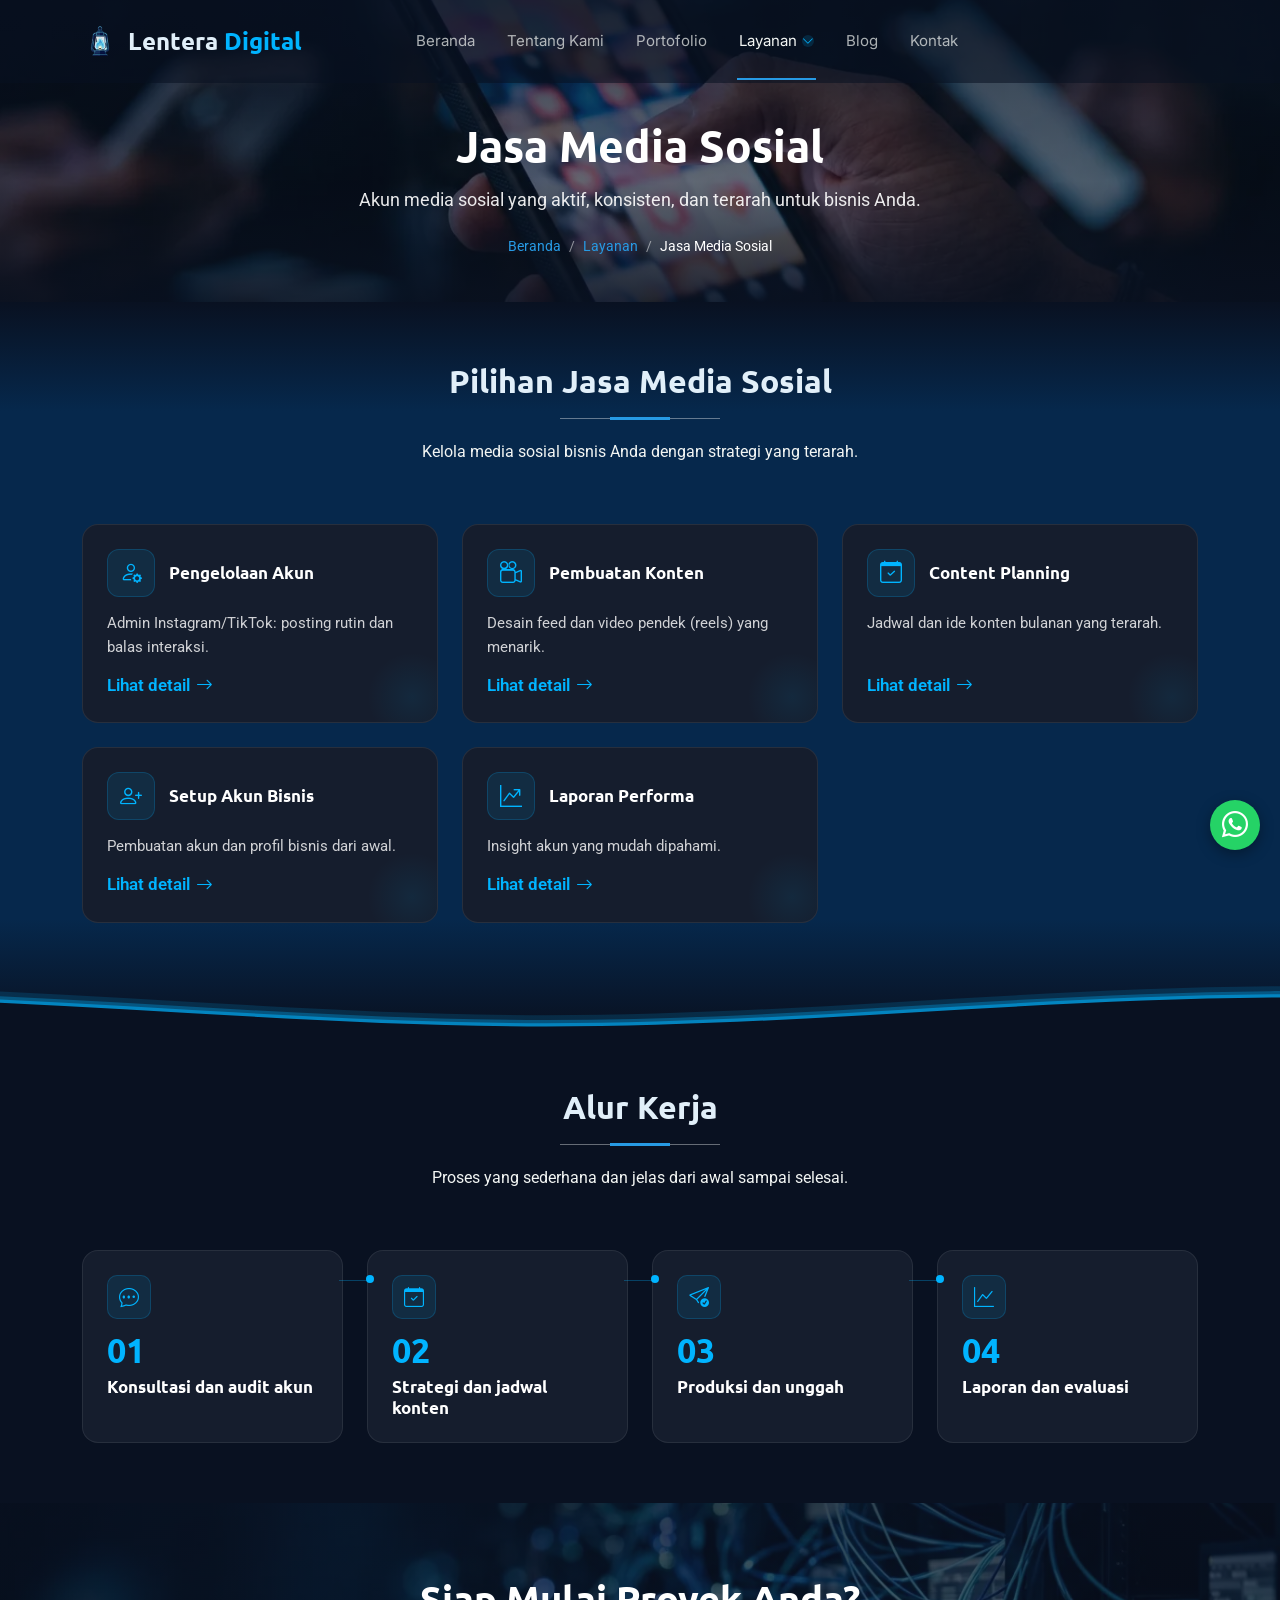
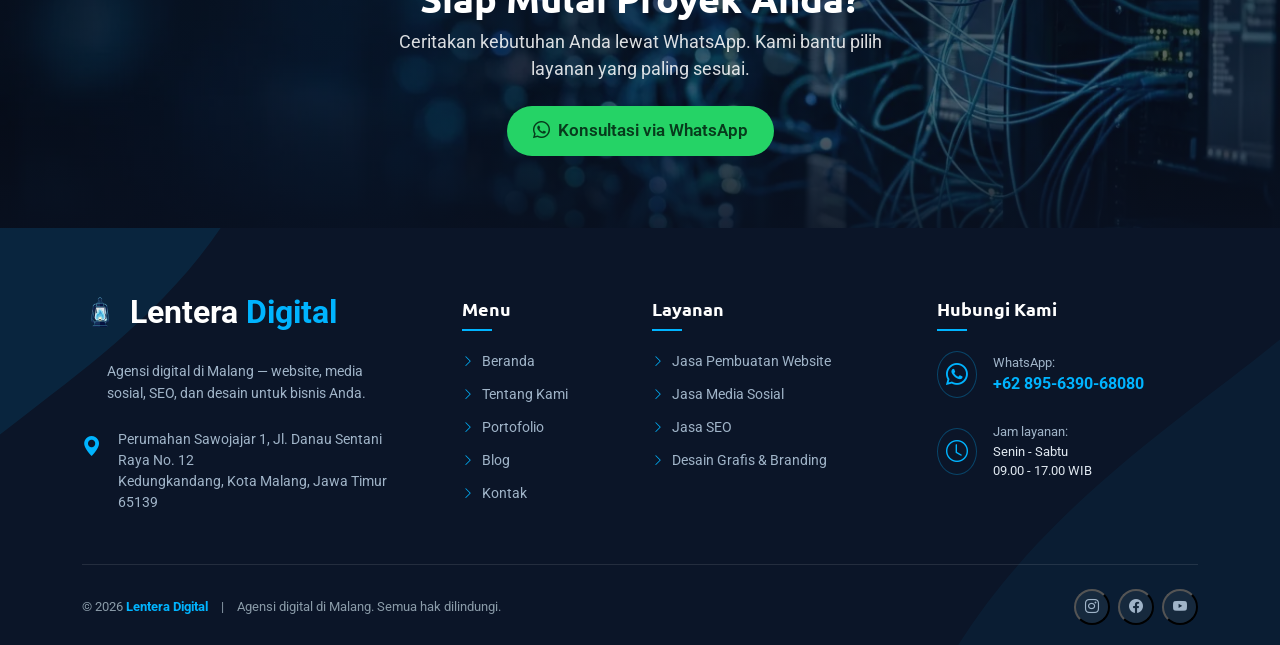
<file: layanan/media-sosial.html>
﻿<!DOCTYPE html>

<html lang="id">
<head>
<meta charset="utf-8"/>
  <link rel="icon" type="image/png" sizes="32x32" href="../assets/img/favicon-32.png">
  <link rel="apple-touch-icon" sizes="180x180" href="../assets/img/apple-touch-icon.png">
<meta content="width=device-width, initial-scale=1.0" name="viewport"/>
<title>Jasa Media Sosial Malang | Admin Instagram &amp; Konten</title>
<meta content="Jasa media sosial di Malang: pengelolaan akun Instagram dan TikTok, pembuatan konten, content planning, setup akun, dan laporan performa. Konsultasi via WhatsApp." name="description"/>
<meta content="jasa media sosial malang, jasa admin instagram, jasa social media management, jasa konten instagram, content planning, jasa admin tiktok" name="keywords"/>
<meta content="Lentera Digital" name="author"/>
<meta content="index, follow, max-image-preview:large, max-snippet:-1" name="robots"/>
<meta content="#091121" name="theme-color"/>
<link href="https://www.lenteradigital.id/layanan/media-sosial.html" rel="canonical"/>
<meta content="ID-JI" name="geo.region"/>
<meta content="Malang" name="geo.placename"/>
<meta content="id_ID" property="og:locale"/>
<meta content="website" property="og:type"/>
<meta content="Lentera Digital" property="og:site_name"/>
<meta content="Jasa Media Sosial Malang | Admin Instagram &amp; Konten" property="og:title"/>
<meta content="Jasa media sosial di Malang: pengelolaan akun Instagram dan TikTok, pembuatan konten, content planning, setup akun, dan laporan performa. Konsultasi via WhatsApp." property="og:description"/>
<meta content="https://www.lenteradigital.id/layanan/media-sosial.html" property="og:url"/>
<meta content="https://www.lenteradigital.id/assets/img/og-default.jpg" property="og:image"/>
<meta content="summary_large_image" name="twitter:card"/>
<meta content="Jasa Media Sosial Malang | Admin Instagram &amp; Konten" name="twitter:title"/>
<meta content="Jasa media sosial di Malang: pengelolaan akun Instagram dan TikTok, pembuatan konten, content planning, setup akun, dan laporan performa. Konsultasi via WhatsApp." name="twitter:description"/>
<meta content="https://www.lenteradigital.id/assets/img/og-default.jpg" name="twitter:image"/>
<script type="application/ld+json">{"@context": "https://schema.org", "@graph": [{"@type": ["Organization", "ProfessionalService"], "@id": "https://www.lenteradigital.id/#org", "name": "Lentera Digital", "url": "https://www.lenteradigital.id/", "logo": {"@type": "ImageObject", "url": "https://www.lenteradigital.id/assets/img/logo.webp", "width": 512, "height": 512}, "image": "https://www.lenteradigital.id/assets/img/og-default.jpg", "telephone": "+62 895-6390-68080", "priceRange": "$$", "description": "Agensi digital di Malang: jasa pembuatan website, media sosial, SEO, serta desain grafis dan branding.", "address": {"@type": "PostalAddress", "streetAddress": "Perumahan Sawojajar 1, Jl. Danau Sentani Raya No. 12", "addressLocality": "Kota Malang", "addressRegion": "Jawa Timur", "postalCode": "65139", "addressCountry": "ID"}, "areaServed": [{"@type": "City", "name": "Malang"}, {"@type": "Country", "name": "Indonesia"}], "openingHoursSpecification": [{"@type": "OpeningHoursSpecification", "dayOfWeek": ["Monday", "Tuesday", "Wednesday", "Thursday", "Friday", "Saturday"], "opens": "09:00", "closes": "17:00"}], "contactPoint": {"@type": "ContactPoint", "telephone": "+62 895-6390-68080", "contactType": "customer service", "availableLanguage": "Indonesian"}}, {"@type": "WebSite", "@id": "https://www.lenteradigital.id/#website", "url": "https://www.lenteradigital.id/", "name": "Lentera Digital", "inLanguage": "id-ID", "publisher": {"@id": "https://www.lenteradigital.id/#org"}}, {"@type": "BreadcrumbList", "itemListElement": [{"@type": "ListItem", "position": 1, "name": "Beranda", "item": "https://www.lenteradigital.id/"}, {"@type": "ListItem", "position": 2, "name": "Layanan", "item": "https://www.lenteradigital.id/layanan.html"}, {"@type": "ListItem", "position": 3, "name": "Jasa Media Sosial", "item": "https://www.lenteradigital.id/layanan/media-sosial.html"}]}, {"@type": "Service", "@id": "https://www.lenteradigital.id/layanan/media-sosial.html#service", "name": "Jasa Media Sosial", "serviceType": "Jasa Media Sosial", "description": "Jasa media sosial di Malang: pengelolaan akun Instagram dan TikTok, pembuatan konten, content planning, setup akun, dan laporan performa. Konsultasi via WhatsApp.", "provider": {"@id": "https://www.lenteradigital.id/#org"}, "areaServed": {"@type": "City", "name": "Malang"}, "url": "https://www.lenteradigital.id/layanan/media-sosial.html", "hasOfferCatalog": {"@type": "OfferCatalog", "name": "Jasa Media Sosial", "itemListElement": [{"@type": "Offer", "itemOffered": {"@type": "Service", "name": "Pengelolaan Akun", "description": "Kami mengelola akun media sosial bisnis Anda sehari-hari, mulai dari mengunggah konten sesuai jadwal sampai membalas komentar dan pesan agar akun tetap aktif dan terpercaya."}}, {"@type": "Offer", "itemOffered": {"@type": "Service", "name": "Pembuatan Konten", "description": "Tim kami menyiapkan desain feed, carousel, dan video pendek sesuai karakter brand supaya tampilan akun konsisten dan menarik perhatian."}}, {"@type": "Offer", "itemOffered": {"@type": "Service", "name": "Content Planning", "description": "Content planning memetakan tema, format, dan jadwal unggah selama sebulan, sehingga konten tidak asal posting dan selaras dengan tujuan bisnis."}}, {"@type": "Offer", "itemOffered": {"@type": "Service", "name": "Setup Akun Bisnis", "description": "Untuk bisnis yang baru mulai, kami membuatkan akun dan merapikan profil: nama, bio, foto profil, sorotan, dan tautan, agar kesan pertama sudah profesional."}}, {"@type": "Offer", "itemOffered": {"@type": "Service", "name": "Laporan Performa", "description": "Setiap periode kami merangkum hasil akun, seperti jangkauan, interaksi, dan pertumbuhan pengikut, lalu memberi saran konten apa yang perlu dipertahankan atau diubah."}}]}}]}</script>
<meta content="1200" property="og:image:width"/>
<meta content="630" property="og:image:height"/>
<meta content="Ilustrasi ruang kerja agensi digital" property="og:image:alt"/>
<link rel="preload" as="font" type="font/woff2" crossorigin href="../assets/fonts/roboto-variable-latin-normal.woff2">
<link rel="preload" as="font" type="font/woff2" crossorigin href="../assets/fonts/inter-400-normal.woff2">
<link href="../assets/css/site.v1.min.css" rel="stylesheet"/>
</head>
<body class="inner-page" data-wa="62895639068080">
<header class="header d-flex align-items-center fixed-top" id="header">
<div class="container position-relative d-flex align-items-center">
<a aria-label="Lentera Digital - Beranda" class="logo d-flex align-items-center" href="../index.html">
<img src="../assets/img/logo-128.webp" alt="Lentera Digital" width="38" height="38">
<span class="sitename">Lentera <span class="accent">Digital</span></span>
</a>
<nav aria-label="Menu utama" class="navmenu mx-auto" id="navmenu">
<ul>
<li><a class="" href="../index.html">Beranda</a></li>
<li><a href="../tentang-kami.html">Tentang Kami</a></li>
<li><a href="../portofolio.html">Portofolio</a></li>
<li class="dropdown"><a class="active" href="../layanan.html"><span>Layanan</span> <i class="bi bi-chevron-down toggle-dropdown"></i></a><ul><li><a href="../layanan/website.html">Jasa Pembuatan Website</a></li><li><a href="../layanan/media-sosial.html">Jasa Media Sosial</a></li><li><a href="../layanan/seo.html">Jasa SEO</a></li><li><a href="../layanan/desain-grafis.html">Desain Grafis &amp; Branding</a></li></ul></li>
<li><a href="../blog.html">Blog</a></li>
<li><a href="../kontak.html">Kontak</a></li>
</ul>
<button type="button"  aria-expanded="false" aria-label="Buka menu" class="mobile-nav-toggle d-xl-none bi bi-list" role="button" style="background:none;border:none;padding:0;" aria-label="Buka menu" aria-expanded="false"></button>
</nav>
</div>
</header>
<main class="main">
<section class="page-hero" style="background-image:url('../assets/img/hero/hero-media-sosial.webp')">
<div class="container">
<h1>Jasa Media Sosial</h1>
<p>Akun media sosial yang aktif, konsisten, dan terarah untuk bisnis Anda.</p>
<nav aria-label="Breadcrumb"><ol><li><a href="../index.html">Beranda</a></li><li><a href="media-sosial.html">Layanan</a></li><li aria-current="page">Jasa Media Sosial</li></ol></nav>
</div>
</section>
<section class="section" id="jenis" style="background: linear-gradient(to bottom, #091121 0%, #06284c 15%, #06284c 85%, #091121 100%); padding-bottom: 0 !important;">
<div class="container section-title"><h2>Pilihan Jasa Media Sosial</h2><p>Kelola media sosial bisnis Anda dengan strategi yang terarah.</p></div>
<div class="container"><div class="row g-4">
<div class="col-md-6 col-lg-4">
<button class="svc-card" data-popup="d-layanan-media-sosial-0" type="button">
<div class="card-header"><span class="ico"><i class="bi bi-person-gear"></i></span> <h3>Pengelolaan Akun</h3></div>
<p>Admin Instagram/TikTok: posting rutin dan balas interaksi.</p>
<span class="more">Lihat detail <i class="bi bi-arrow-right"></i></span>
</button>
</div>
<div class="col-md-6 col-lg-4">
<button class="svc-card" data-popup="d-layanan-media-sosial-1" type="button">
<div class="card-header"><span class="ico"><i class="bi bi-camera-reels"></i></span> <h3>Pembuatan Konten</h3></div>
<p>Desain feed dan video pendek (reels) yang menarik.</p>
<span class="more">Lihat detail <i class="bi bi-arrow-right"></i></span>
</button>
</div>
<div class="col-md-6 col-lg-4">
<button class="svc-card" data-popup="d-layanan-media-sosial-2" type="button">
<div class="card-header"><span class="ico"><i class="bi bi-calendar-check"></i></span> <h3>Content Planning</h3></div>
<p>Jadwal dan ide konten bulanan yang terarah.</p>
<span class="more">Lihat detail <i class="bi bi-arrow-right"></i></span>
</button>
</div>
<div class="col-md-6 col-lg-4">
<button class="svc-card" data-popup="d-layanan-media-sosial-3" type="button">
<div class="card-header"><span class="ico"><i class="bi bi-person-plus"></i></span> <h3>Setup Akun Bisnis</h3></div>
<p>Pembuatan akun dan profil bisnis dari awal.</p>
<span class="more">Lihat detail <i class="bi bi-arrow-right"></i></span>
</button>
</div>
<div class="col-md-6 col-lg-4">
<button class="svc-card" data-popup="d-layanan-media-sosial-4" type="button">
<div class="card-header"><span class="ico"><i class="bi bi-graph-up-arrow"></i></span> <h3>Laporan Performa</h3></div>
<p>Insight akun yang mudah dipahami.</p>
<span class="more">Lihat detail <i class="bi bi-arrow-right"></i></span>
</button>
</div>
</div></div>
<!-- Wave transition -->
<div class="waves-wrapper" style="position:relative; width:100%; height:45px; margin-top:60px; overflow:hidden;">
<svg class="waves" preserveaspectratio="none" shape-rendering="auto" style="position:absolute; bottom:0; width:100%; height:45px;" viewbox="0 24 150 28" xmlns="http://www.w3.org/2000/svg" xmlns:xlink="http://www.w3.org/1999/xlink">
<defs>
<path d="M-160 44c30 0 58-18 88-18s 58 18 88 18 58-18 88-18 58 18 88 18 v44h-352z" id="gentle-wave"></path>
</defs>
<g class="parallax">
<use fill="rgba(0, 180, 255, 0.15)" x="48" xlink:href="#gentle-wave" y="0"></use>
<use fill="rgba(0, 180, 255, 0.3)" x="48" xlink:href="#gentle-wave" y="3"></use>
<use fill="rgba(0, 180, 255, 0.5)" x="48" xlink:href="#gentle-wave" y="5"></use>
<use fill="#091121" x="48" xlink:href="#gentle-wave" y="7"></use>
</g>
</svg>
</div>
</section>
<section class="section" id="alur">
<div class="container section-title"><h2>Alur Kerja</h2><p>Proses yang sederhana dan jelas dari awal sampai selesai.</p></div>
<div class="container"><div class="row g-4 steps-row">
<div class="col-sm-6 col-lg-3"><div class="step"><span class="step-ico"><i class="bi bi-chat-dots"></i></span><div class="no">01</div><h3>Konsultasi dan audit akun</h3></div></div>
<div class="col-sm-6 col-lg-3"><div class="step"><span class="step-ico"><i class="bi bi-calendar-check"></i></span><div class="no">02</div><h3>Strategi dan jadwal konten</h3></div></div>
<div class="col-sm-6 col-lg-3"><div class="step"><span class="step-ico"><i class="bi bi-send-check"></i></span><div class="no">03</div><h3>Produksi dan unggah</h3></div></div>
<div class="col-sm-6 col-lg-3"><div class="step"><span class="step-ico"><i class="bi bi-graph-up"></i></span><div class="no">04</div><h3>Laporan dan evaluasi</h3></div></div>
</div></div>
</section>
<section class="cta-img section" data-bg="../assets/img/cta-background.webp" style="background-color: #0b1528;">
<div class="container">
<h2>Siap Mulai Proyek Anda?</h2>
<p>Ceritakan kebutuhan Anda lewat WhatsApp. Kami bantu pilih layanan yang paling sesuai.</p>
<a class="btn-wa" href="https://wa.me/62895639068080?text=Halo%2C%20saya%20ingin%20konsultasi%20tentang%20layanan%20Lentera%20Digital." rel="noopener" target="_blank"><i class="bi bi-whatsapp"></i> Konsultasi via WhatsApp</a>
</div>
</section>
<div aria-hidden="true" hidden="">
<div hidden="" id="d-layanan-media-sosial-0">
<div class="popup-header-line"></div>
<h3 class="popup-title">Detail <span class="glow">Layanan</span></h3>
<p class="popup-desc">Kami mengelola akun media sosial bisnis Anda sehari-hari, mulai dari mengunggah konten sesuai jadwal sampai membalas komentar dan pesan agar akun tetap aktif dan terpercaya.</p>
<div class="popup-section">
<div class="ps-header">
<div class="ps-icon"><i class="bi bi-list-task"></i></div>
<h4 class="ps-title">Yang Anda Dapatkan</h4>
</div>
<ul class="ps-list-check">
<li>Posting terjadwal rutin</li><li>Balas komentar dan DM</li><li>Penyesuaian caption dan hashtag</li><li>Pemantauan akun harian</li>
</ul>
</div>
<hr class="popup-divider"/>
<div class="popup-grid">
<div class="popup-col">
<div class="ps-header">
<div class="ps-icon"><i class="bi bi-bullseye"></i></div>
<h4 class="ps-title">Cocok Untuk</h4>
</div>
<p class="ps-text">Bisnis yang sibuk dan tidak sempat mengurus akun sendiri.</p>
<div class="popup-actions-new">
<a class="btn-wa-blue" data-wa-text="Halo, saya tertarik dengan layanan Pengelolaan Akun (Jasa Media Sosial). Boleh minta info lebih lanjut?" href="https://wa.me/62895639068080?text=Halo%2C%20saya%20tertarik%20dengan%20layanan%20Pengelolaan%20Akun%20%28Jasa%20Media%20Sosial%29.%20Boleh%20minta%20info%20lebih%20lanjut%3F" target="_blank" rel="noopener">
<i class="bi bi-whatsapp"></i> Hubungi via WhatsApp <i class="bi bi-arrow-right"></i>
</a>
</div>
</div>
<div class="popup-col">
<div class="ps-header">
<div class="ps-icon"><i class="bi bi-briefcase"></i></div>
<h4 class="ps-title">Alur Kerja</h4>
</div>
<ol class="ps-list-num">
<li>Konsultasi dan audit akun</li><li>Strategi dan jadwal konten</li><li>Produksi dan unggah</li><li>Laporan dan evaluasi</li>
</ol>
</div>
</div>
</div>
<div hidden="" id="d-layanan-media-sosial-1">
<div class="popup-header-line"></div>
<h3 class="popup-title">Detail <span class="glow">Layanan</span></h3>
<p class="popup-desc">Tim kami menyiapkan desain feed, carousel, dan video pendek sesuai karakter brand supaya tampilan akun konsisten dan menarik perhatian.</p>
<div class="popup-section">
<div class="ps-header">
<div class="ps-icon"><i class="bi bi-list-task"></i></div>
<h4 class="ps-title">Yang Anda Dapatkan</h4>
</div>
<ul class="ps-list-check">
<li>Desain feed dan carousel</li><li>Video pendek / reels</li><li>Caption yang persuasif</li><li>Tampilan konsisten dengan brand</li>
</ul>
</div>
<hr class="popup-divider"/>
<div class="popup-grid">
<div class="popup-col">
<div class="ps-header">
<div class="ps-icon"><i class="bi bi-bullseye"></i></div>
<h4 class="ps-title">Cocok Untuk</h4>
</div>
<p class="ps-text">Brand yang butuh konten rutin dengan kualitas visual terjaga.</p>
<div class="popup-actions-new">
<a class="btn-wa-blue" data-wa-text="Halo, saya tertarik dengan layanan Pembuatan Konten (Jasa Media Sosial). Boleh minta info lebih lanjut?" href="https://wa.me/62895639068080?text=Halo%2C%20saya%20tertarik%20dengan%20layanan%20Pembuatan%20Konten%20%28Jasa%20Media%20Sosial%29.%20Boleh%20minta%20info%20lebih%20lanjut%3F" target="_blank" rel="noopener">
<i class="bi bi-whatsapp"></i> Hubungi via WhatsApp <i class="bi bi-arrow-right"></i>
</a>
</div>
</div>
<div class="popup-col">
<div class="ps-header">
<div class="ps-icon"><i class="bi bi-briefcase"></i></div>
<h4 class="ps-title">Alur Kerja</h4>
</div>
<ol class="ps-list-num">
<li>Konsultasi dan audit akun</li><li>Strategi dan jadwal konten</li><li>Produksi dan unggah</li><li>Laporan dan evaluasi</li>
</ol>
</div>
</div>
</div>
<div hidden="" id="d-layanan-media-sosial-2">
<div class="popup-header-line"></div>
<h3 class="popup-title">Detail <span class="glow">Layanan</span></h3>
<p class="popup-desc">Content planning memetakan tema, format, dan jadwal unggah selama sebulan, sehingga konten tidak asal posting dan selaras dengan tujuan bisnis.</p>
<div class="popup-section">
<div class="ps-header">
<div class="ps-icon"><i class="bi bi-list-task"></i></div>
<h4 class="ps-title">Yang Anda Dapatkan</h4>
</div>
<ul class="ps-list-check">
<li>Kalender konten bulanan</li><li>Ide dan tema per pekan</li><li>Pembagian format (foto, video, carousel)</li><li>Evaluasi di akhir bulan</li>
</ul>
</div>
<hr class="popup-divider"/>
<div class="popup-grid">
<div class="popup-col">
<div class="ps-header">
<div class="ps-icon"><i class="bi bi-bullseye"></i></div>
<h4 class="ps-title">Cocok Untuk</h4>
</div>
<p class="ps-text">Bisnis yang ingin media sosialnya lebih terencana.</p>
<div class="popup-actions-new">
<a class="btn-wa-blue" data-wa-text="Halo, saya tertarik dengan layanan Content Planning (Jasa Media Sosial). Boleh minta info lebih lanjut?" href="https://wa.me/62895639068080?text=Halo%2C%20saya%20tertarik%20dengan%20layanan%20Content%20Planning%20%28Jasa%20Media%20Sosial%29.%20Boleh%20minta%20info%20lebih%20lanjut%3F" target="_blank" rel="noopener">
<i class="bi bi-whatsapp"></i> Hubungi via WhatsApp <i class="bi bi-arrow-right"></i>
</a>
</div>
</div>
<div class="popup-col">
<div class="ps-header">
<div class="ps-icon"><i class="bi bi-briefcase"></i></div>
<h4 class="ps-title">Alur Kerja</h4>
</div>
<ol class="ps-list-num">
<li>Konsultasi dan audit akun</li><li>Strategi dan jadwal konten</li><li>Produksi dan unggah</li><li>Laporan dan evaluasi</li>
</ol>
</div>
</div>
</div>
<div hidden="" id="d-layanan-media-sosial-3">
<div class="popup-header-line"></div>
<h3 class="popup-title">Detail <span class="glow">Layanan</span></h3>
<p class="popup-desc">Untuk bisnis yang baru mulai, kami membuatkan akun dan merapikan profil: nama, bio, foto profil, sorotan, dan tautan, agar kesan pertama sudah profesional.</p>
<div class="popup-section">
<div class="ps-header">
<div class="ps-icon"><i class="bi bi-list-task"></i></div>
<h4 class="ps-title">Yang Anda Dapatkan</h4>
</div>
<ul class="ps-list-check">
<li>Pembuatan akun bisnis</li><li>Bio, foto profil, dan highlight</li><li>Tautan WhatsApp dan website</li><li>Panduan dasar penggunaan</li>
</ul>
</div>
<hr class="popup-divider"/>
<div class="popup-grid">
<div class="popup-col">
<div class="ps-header">
<div class="ps-icon"><i class="bi bi-bullseye"></i></div>
<h4 class="ps-title">Cocok Untuk</h4>
</div>
<p class="ps-text">Usaha baru atau akun lama yang perlu dirapikan.</p>
<div class="popup-actions-new">
<a class="btn-wa-blue" data-wa-text="Halo, saya tertarik dengan layanan Setup Akun Bisnis (Jasa Media Sosial). Boleh minta info lebih lanjut?" href="https://wa.me/62895639068080?text=Halo%2C%20saya%20tertarik%20dengan%20layanan%20Setup%20Akun%20Bisnis%20%28Jasa%20Media%20Sosial%29.%20Boleh%20minta%20info%20lebih%20lanjut%3F" target="_blank" rel="noopener">
<i class="bi bi-whatsapp"></i> Hubungi via WhatsApp <i class="bi bi-arrow-right"></i>
</a>
</div>
</div>
<div class="popup-col">
<div class="ps-header">
<div class="ps-icon"><i class="bi bi-briefcase"></i></div>
<h4 class="ps-title">Alur Kerja</h4>
</div>
<ol class="ps-list-num">
<li>Konsultasi dan audit akun</li><li>Strategi dan jadwal konten</li><li>Produksi dan unggah</li><li>Laporan dan evaluasi</li>
</ol>
</div>
</div>
</div>
<div hidden="" id="d-layanan-media-sosial-4">
<div class="popup-header-line"></div>
<h3 class="popup-title">Detail <span class="glow">Layanan</span></h3>
<p class="popup-desc">Setiap periode kami merangkum hasil akun, seperti jangkauan, interaksi, dan pertumbuhan pengikut, lalu memberi saran konten apa yang perlu dipertahankan atau diubah.</p>
<div class="popup-section">
<div class="ps-header">
<div class="ps-icon"><i class="bi bi-list-task"></i></div>
<h4 class="ps-title">Yang Anda Dapatkan</h4>
</div>
<ul class="ps-list-check">
<li>Ringkasan insight akun</li><li>Konten terbaik dan terlemah</li><li>Pertumbuhan pengikut dan interaksi</li><li>Rekomendasi langkah berikutnya</li>
</ul>
</div>
<hr class="popup-divider"/>
<div class="popup-grid">
<div class="popup-col">
<div class="ps-header">
<div class="ps-icon"><i class="bi bi-bullseye"></i></div>
<h4 class="ps-title">Cocok Untuk</h4>
</div>
<p class="ps-text">Bisnis yang ingin tahu apakah media sosialnya benar-benar bekerja.</p>
<div class="popup-actions-new">
<a class="btn-wa-blue" data-wa-text="Halo, saya tertarik dengan layanan Laporan Performa (Jasa Media Sosial). Boleh minta info lebih lanjut?" href="https://wa.me/62895639068080?text=Halo%2C%20saya%20tertarik%20dengan%20layanan%20Laporan%20Performa%20%28Jasa%20Media%20Sosial%29.%20Boleh%20minta%20info%20lebih%20lanjut%3F" target="_blank" rel="noopener">
<i class="bi bi-whatsapp"></i> Hubungi via WhatsApp <i class="bi bi-arrow-right"></i>
</a>
</div>
</div>
<div class="popup-col">
<div class="ps-header">
<div class="ps-icon"><i class="bi bi-briefcase"></i></div>
<h4 class="ps-title">Alur Kerja</h4>
</div>
<ol class="ps-list-num">
<li>Konsultasi dan audit akun</li><li>Strategi dan jadwal konten</li><li>Produksi dan unggah</li><li>Laporan dan evaluasi</li>
</ol>
</div>
</div>
</div>
</div>
</main>
<footer class="fs-m footer" id="footer" style="background-color: #0b1528; color: #b0c4de; position: relative; overflow: hidden; padding: 60px 0 20px; font-size: 14px;">
<!-- Wave decorations -->
<svg style="position: absolute; top: -50px; left: -50px; width: 300px; height: 300px; opacity: 0.1; pointer-events: none;" viewbox="0 0 200 200" xmlns="http://www.w3.org/2000/svg">
<path d="M0,0 L200,0 C150,100 50,150 0,200 Z" fill="#00b4ff"></path>
</svg>
<svg style="position: absolute; bottom: -50px; right: -50px; width: 400px; height: 400px; opacity: 0.05; pointer-events: none;" viewbox="0 0 200 200" xmlns="http://www.w3.org/2000/svg">
<path d="M200,200 L0,200 C50,100 150,50 200,0 Z" fill="#00b4ff"></path>
</svg>
<div class="container" style="position: relative; z-index: 1;">
<div class="row gy-4 mb-5">
<!-- Col 1 -->
<div class="col-lg-4 col-md-12 pe-lg-5">
<a class="d-flex align-items-center mb-4" href="../index.html" style="text-decoration: none;"><img src="../assets/img/logo-128.webp" alt="Lentera Digital" style="max-height:46px;width:auto;margin-right:12px;" width="36" height="36"><span style="font-size: 32px; font-weight: 700; color: #fff;">Lentera <span style="color: #00b4ff;">Digital</span></span>
</a>
<p style="color: #a0b4c8; line-height: 1.6; margin-bottom: 25px; padding-left: 25px;">Agensi digital di Malang — website, media sosial, SEO, dan desain untuk bisnis Anda.</p>
<div class="d-flex align-items-start gap-3">
<i class="bi bi-geo-alt-fill" style="color: #00b4ff; font-size: 20px; margin-top: 2px;"></i>
<p style="color: #a0b4c8; line-height: 1.5; margin: 0;">Perumahan Sawojajar 1, Jl. Danau Sentani Raya No. 12<br/>Kedungkandang, Kota Malang, Jawa Timur 65139</p>
</div>
</div>
<!-- Col 2 -->
<div class="col-lg-2 col-md-4" style="padding-top:10px;">
<h2 class="h4" style="color: #fff; font-size: 18px; font-weight: 600; margin-bottom: 20px; position: relative; padding-bottom: 12px;">Menu
            <span style="position: absolute; left: 0; bottom: 0; width: 30px; height: 2px; background: #00b4ff;"></span>
</h2>
<ul class="footer-links-list" style="list-style: none; padding: 0; margin: 0;">
<li style="margin-bottom: 12px;"><a href="../index.html" style="color: #a0b4c8; text-decoration: none; display: flex; align-items: center; gap: 8px; transition: color 0.3s;"><i class="fs-m bi bi-chevron-right" style="color: #00b4ff; font-size: 12px;"></i> Beranda</a></li>
<li style="margin-bottom: 12px;"><a href="../tentang-kami.html" style="color: #a0b4c8; text-decoration: none; display: flex; align-items: center; gap: 8px; transition: color 0.3s;"><i class="fs-m bi bi-chevron-right" style="color: #00b4ff; font-size: 12px;"></i> Tentang Kami</a></li>
<li style="margin-bottom: 12px;"><a href="../portofolio.html" style="color: #a0b4c8; text-decoration: none; display: flex; align-items: center; gap: 8px; transition: color 0.3s;"><i class="fs-m bi bi-chevron-right" style="color: #00b4ff; font-size: 12px;"></i> Portofolio</a></li>
<li style="margin-bottom: 12px;"><a href="../blog.html" style="color: #a0b4c8; text-decoration: none; display: flex; align-items: center; gap: 8px; transition: color 0.3s;"><i class="fs-m bi bi-chevron-right" style="color: #00b4ff; font-size: 12px;"></i> Blog</a></li>
<li style="margin-bottom: 12px;"><a href="../kontak.html" style="color: #a0b4c8; text-decoration: none; display: flex; align-items: center; gap: 8px; transition: color 0.3s;"><i class="fs-m bi bi-chevron-right" style="color: #00b4ff; font-size: 12px;"></i> Kontak</a></li>
</ul>
</div>
<!-- Col 3 -->
<div class="col-lg-3 col-md-4" style="padding-top:10px;">
<h2 class="h4" style="color: #fff; font-size: 18px; font-weight: 600; margin-bottom: 20px; position: relative; padding-bottom: 12px;">Layanan
            <span style="position: absolute; left: 0; bottom: 0; width: 30px; height: 2px; background: #00b4ff;"></span>
</h2>
<ul class="footer-links-list" style="list-style: none; padding: 0; margin: 0;">
<li style="margin-bottom: 12px;"><a href="../layanan/website.html" style="color: #a0b4c8; text-decoration: none; display: flex; align-items: center; gap: 8px; transition: color 0.3s;"><i class="fs-m bi bi-chevron-right" style="color: #00b4ff; font-size: 12px;"></i> Jasa Pembuatan Website</a></li>
<li style="margin-bottom: 12px;"><a href="../layanan/media-sosial.html" style="color: #a0b4c8; text-decoration: none; display: flex; align-items: center; gap: 8px; transition: color 0.3s;"><i class="fs-m bi bi-chevron-right" style="color: #00b4ff; font-size: 12px;"></i> Jasa Media Sosial</a></li>
<li style="margin-bottom: 12px;"><a href="../layanan/seo.html" style="color: #a0b4c8; text-decoration: none; display: flex; align-items: center; gap: 8px; transition: color 0.3s;"><i class="fs-m bi bi-chevron-right" style="color: #00b4ff; font-size: 12px;"></i> Jasa SEO</a></li>
<li style="margin-bottom: 12px;"><a href="../layanan/desain-grafis.html" style="color: #a0b4c8; text-decoration: none; display: flex; align-items: center; gap: 8px; transition: color 0.3s;"><i class="fs-m bi bi-chevron-right" style="color: #00b4ff; font-size: 12px;"></i> Desain Grafis &amp; Branding</a></li>
</ul>
</div>
<!-- Col 4 -->
<div class="col-lg-3 col-md-4" style="padding-top:10px;">
<h2 class="h4" style="color: #fff; font-size: 18px; font-weight: 600; margin-bottom: 20px; position: relative; padding-bottom: 12px;">Hubungi Kami
            <span style="position: absolute; left: 0; bottom: 0; width: 30px; height: 2px; background: #00b4ff;"></span>
</h2>
<div class="d-flex align-items-center gap-3 mb-4">
<i class="bi bi-whatsapp" style="color: #00b4ff; font-size: 22px; border: 1px solid rgba(0,180,255,0.3); border-radius: 50%; padding: 6px 8px;"></i>
<div>
<p class="fs-m" style="color: #a0b4c8; margin: 0; font-size: 13px;">WhatsApp:</p>
<a href="https://wa.me/62895639068080" class="fs-m" style="color: #00b4ff; font-weight: 700; text-decoration: none; font-size: 16px; display: inline-block; white-space: nowrap;">+62 895-6390-68080</a>
</div>
</div>
<div class="d-flex align-items-center gap-3">
<i class="bi bi-clock" style="color: #00b4ff; font-size: 22px; border: 1px solid rgba(0,180,255,0.3); border-radius: 50%; padding: 6px 8px;"></i>
<div>
<p class="fs-m" style="color: #a0b4c8; margin: 0; font-size: 13px;">Jam layanan:</p>
<p class="fs-m" style="color: #e0e8f0; margin: 0; font-size: 13px;">Senin - Sabtu<br/>09.00 - 17.00 WIB</p>
</div>
</div>
</div>
</div>
<div class="d-flex flex-column flex-md-row justify-content-between align-items-center pt-4" style="border-top: 1px solid rgba(255,255,255,0.1);">
<p class="fs-m" style="color: #8a9ba8; margin: 0; font-size: 13px;">© 2026 <strong style="color:#00b4ff;">Lentera Digital</strong> <span style="margin:0 10px;">|</span> Agensi digital di Malang. Semua hak dilindungi.</p>
<div class="d-flex gap-2 mt-3 mt-md-0">
<button type="button"  aria-label="Social Link"  style="width: 36px; height: 36px; background: rgba(255,255,255,0.05); border-radius: 50%; display: flex; justify-content: center; align-items: center; color: #a0b4c8; text-decoration: none; transition: background 0.3s;"><i class="bi bi-instagram"></i></button>
<button type="button"  aria-label="Social Link"  style="width: 36px; height: 36px; background: rgba(255,255,255,0.05); border-radius: 50%; display: flex; justify-content: center; align-items: center; color: #a0b4c8; text-decoration: none; transition: background 0.3s;"><i class="bi bi-facebook"></i></button>
<button type="button"  aria-label="Social Link"  style="width: 36px; height: 36px; background: rgba(255,255,255,0.05); border-radius: 50%; display: flex; justify-content: center; align-items: center; color: #a0b4c8; text-decoration: none; transition: background 0.3s;"><i class="bi bi-youtube"></i></button>
</div>
</div>
</div>

</footer>
<a aria-label="Chat WhatsApp" class="float-wa" href="https://wa.me/62895639068080?text=Halo%2C%20saya%20ingin%20bertanya%20tentang%20layanan%20Lentera%20Digital." rel="noopener" target="_blank"><i class="bi bi-whatsapp"></i></a>
<button type="button"  aria-label="Social Link" aria-label="Ke atas" class="scroll-top d-flex align-items-center justify-content-center"  id="scroll-top" aria-label="Ke atas"><i class="bi bi-arrow-up-short"></i></button>
<dialog aria-label="Detail" class="popup" id="popup">
<button aria-label="Tutup" class="popup-close" type="button"><i class="bi bi-x-lg"></i></button>
<div class="popup-body"></div>
</dialog>
<script src="../assets/js/main.v1.js"></script>
</body>
</html>
</file>
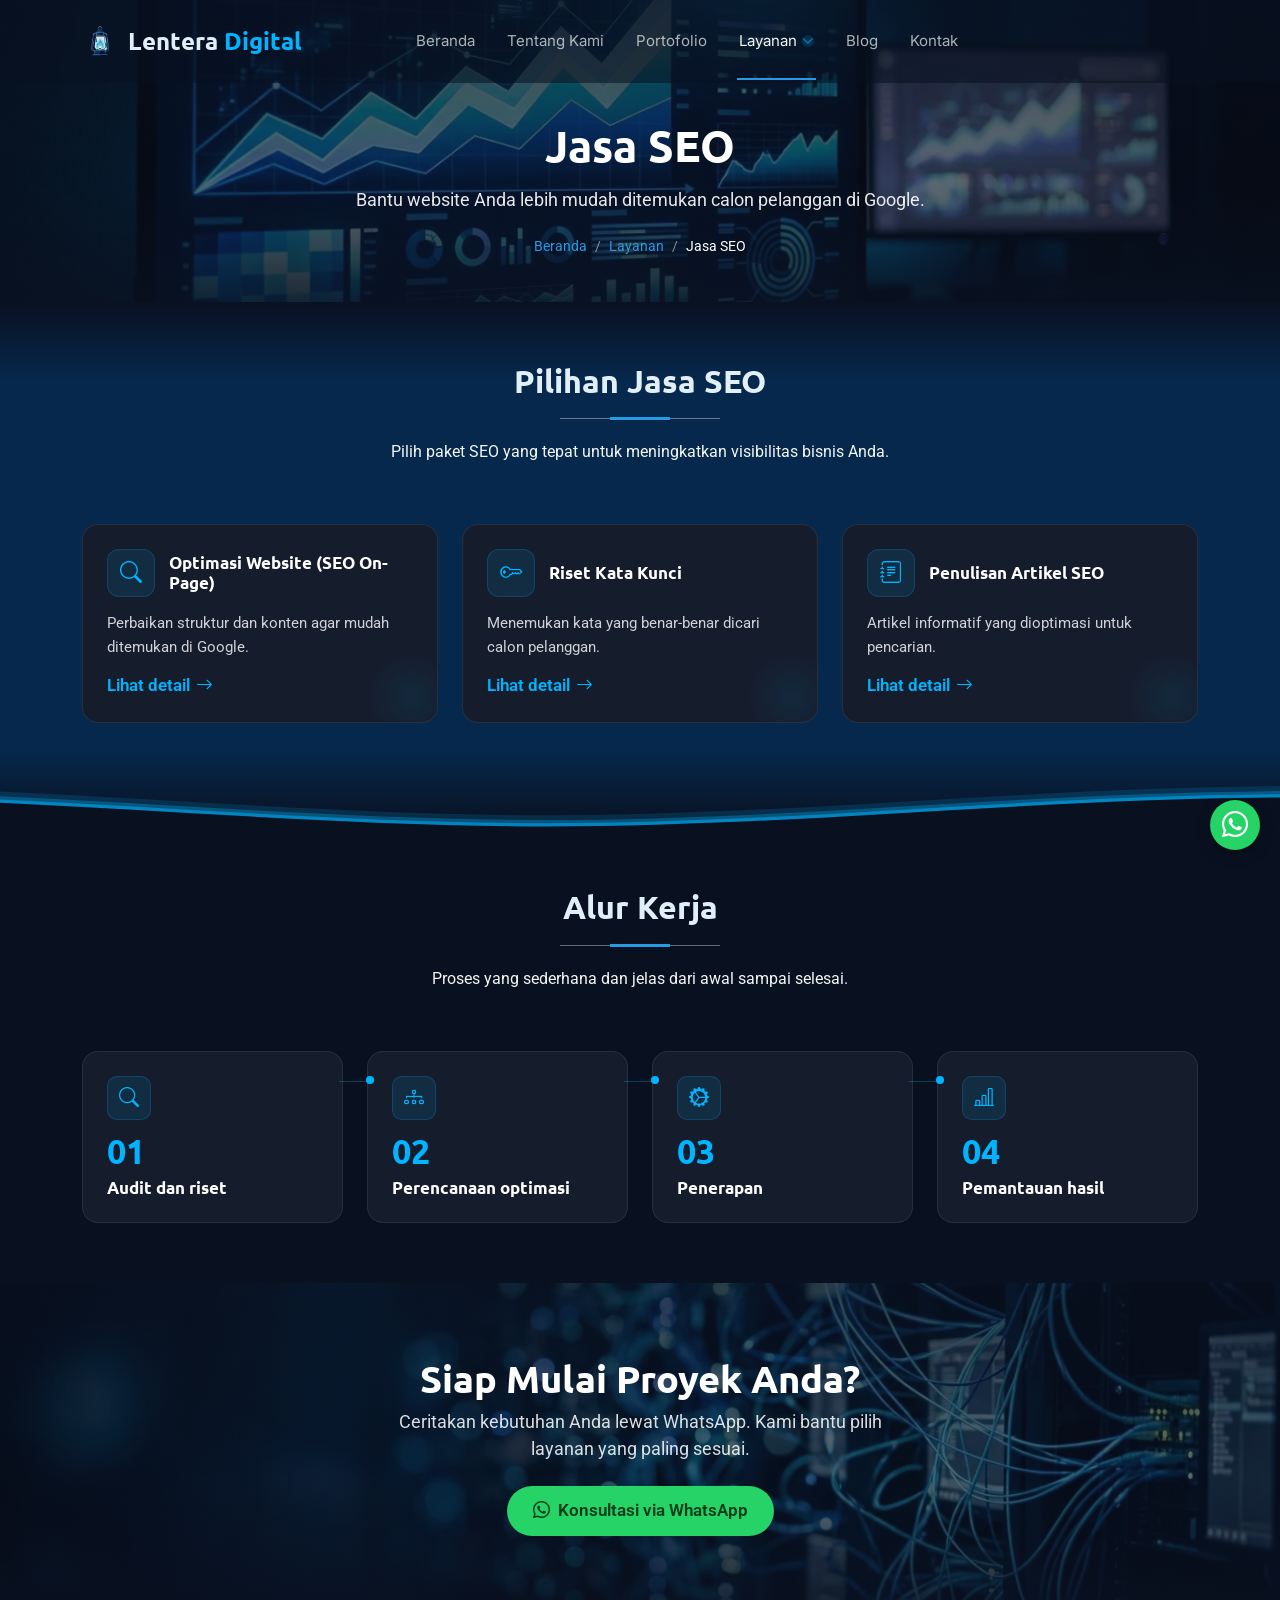
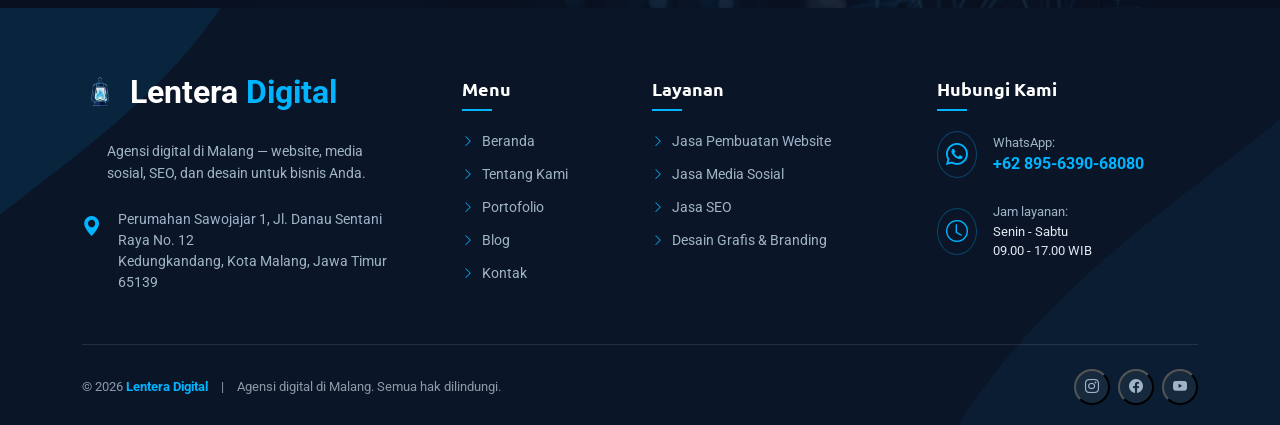
<file: layanan/seo.html>
﻿<!DOCTYPE html>

<html lang="id">
<head>
<meta charset="utf-8"/>
  <link rel="icon" type="image/png" sizes="32x32" href="../assets/img/favicon-32.png">
  <link rel="apple-touch-icon" sizes="180x180" href="../assets/img/apple-touch-icon.png">
<meta content="width=device-width, initial-scale=1.0" name="viewport"/>
<title>Jasa SEO Malang | Optimasi Website &amp; Artikel SEO</title>
<meta content="Jasa SEO di Malang: optimasi website (on-page), riset kata kunci, dan penulisan artikel SEO agar bisnis Anda mudah ditemukan di Google. Konsultasi via WhatsApp." name="description"/>
<meta content="jasa seo malang, jasa seo website, optimasi website, riset kata kunci, jasa artikel seo, seo on page" name="keywords"/>
<meta content="Lentera Digital" name="author"/>
<meta content="index, follow, max-image-preview:large, max-snippet:-1" name="robots"/>
<meta content="#091121" name="theme-color"/>
<link href="https://www.lenteradigital.id/layanan/seo.html" rel="canonical"/>
<meta content="ID-JI" name="geo.region"/>
<meta content="Malang" name="geo.placename"/>
<meta content="id_ID" property="og:locale"/>
<meta content="website" property="og:type"/>
<meta content="Lentera Digital" property="og:site_name"/>
<meta content="Jasa SEO Malang | Optimasi Website &amp; Artikel SEO" property="og:title"/>
<meta content="Jasa SEO di Malang: optimasi website (on-page), riset kata kunci, dan penulisan artikel SEO agar bisnis Anda mudah ditemukan di Google. Konsultasi via WhatsApp." property="og:description"/>
<meta content="https://www.lenteradigital.id/layanan/seo.html" property="og:url"/>
<meta content="https://www.lenteradigital.id/assets/img/og-default.jpg" property="og:image"/>
<meta content="summary_large_image" name="twitter:card"/>
<meta content="Jasa SEO Malang | Optimasi Website &amp; Artikel SEO" name="twitter:title"/>
<meta content="Jasa SEO di Malang: optimasi website (on-page), riset kata kunci, dan penulisan artikel SEO agar bisnis Anda mudah ditemukan di Google. Konsultasi via WhatsApp." name="twitter:description"/>
<meta content="https://www.lenteradigital.id/assets/img/og-default.jpg" name="twitter:image"/>
<script type="application/ld+json">{"@context": "https://schema.org", "@graph": [{"@type": ["Organization", "ProfessionalService"], "@id": "https://www.lenteradigital.id/#org", "name": "Lentera Digital", "url": "https://www.lenteradigital.id/", "logo": {"@type": "ImageObject", "url": "https://www.lenteradigital.id/assets/img/logo.webp", "width": 512, "height": 512}, "image": "https://www.lenteradigital.id/assets/img/og-default.jpg", "telephone": "+62 895-6390-68080", "priceRange": "$$", "description": "Agensi digital di Malang: jasa pembuatan website, media sosial, SEO, serta desain grafis dan branding.", "address": {"@type": "PostalAddress", "streetAddress": "Perumahan Sawojajar 1, Jl. Danau Sentani Raya No. 12", "addressLocality": "Kota Malang", "addressRegion": "Jawa Timur", "postalCode": "65139", "addressCountry": "ID"}, "areaServed": [{"@type": "City", "name": "Malang"}, {"@type": "Country", "name": "Indonesia"}], "openingHoursSpecification": [{"@type": "OpeningHoursSpecification", "dayOfWeek": ["Monday", "Tuesday", "Wednesday", "Thursday", "Friday", "Saturday"], "opens": "09:00", "closes": "17:00"}], "contactPoint": {"@type": "ContactPoint", "telephone": "+62 895-6390-68080", "contactType": "customer service", "availableLanguage": "Indonesian"}}, {"@type": "WebSite", "@id": "https://www.lenteradigital.id/#website", "url": "https://www.lenteradigital.id/", "name": "Lentera Digital", "inLanguage": "id-ID", "publisher": {"@id": "https://www.lenteradigital.id/#org"}}, {"@type": "BreadcrumbList", "itemListElement": [{"@type": "ListItem", "position": 1, "name": "Beranda", "item": "https://www.lenteradigital.id/"}, {"@type": "ListItem", "position": 2, "name": "Layanan", "item": "https://www.lenteradigital.id/layanan.html"}, {"@type": "ListItem", "position": 3, "name": "Jasa SEO", "item": "https://www.lenteradigital.id/layanan/seo.html"}]}, {"@type": "Service", "@id": "https://www.lenteradigital.id/layanan/seo.html#service", "name": "Jasa SEO", "serviceType": "Jasa SEO", "description": "Jasa SEO di Malang: optimasi website (on-page), riset kata kunci, dan penulisan artikel SEO agar bisnis Anda mudah ditemukan di Google. Konsultasi via WhatsApp.", "provider": {"@id": "https://www.lenteradigital.id/#org"}, "areaServed": {"@type": "City", "name": "Malang"}, "url": "https://www.lenteradigital.id/layanan/seo.html", "hasOfferCatalog": {"@type": "OfferCatalog", "name": "Jasa SEO", "itemListElement": [{"@type": "Offer", "itemOffered": {"@type": "Service", "name": "Optimasi Website (SEO On-Page)", "description": "SEO on-page merapikan judul, deskripsi, struktur heading, tautan internal, gambar, dan kecepatan halaman agar mesin pencari memahami isi website Anda dengan baik."}}, {"@type": "Offer", "itemOffered": {"@type": "Service", "name": "Riset Kata Kunci", "description": "Kami menganalisis kata kunci yang dipakai calon pelanggan, tingkat persaingannya, dan peluang yang realistis, lalu menyusunnya menjadi peta topik untuk website Anda."}}, {"@type": "Offer", "itemOffered": {"@type": "Service", "name": "Penulisan Artikel SEO", "description": "Artikel ditulis dalam bahasa Indonesia yang mudah dibaca, memakai struktur dan kata kunci yang tepat, untuk mendatangkan pengunjung yang memang sedang mencari informasi seperti yang Anda tawarkan."}}]}}]}</script>
<meta content="1200" property="og:image:width"/>
<meta content="630" property="og:image:height"/>
<meta content="Ilustrasi ruang kerja agensi digital" property="og:image:alt"/>
<link rel="preload" as="font" type="font/woff2" crossorigin href="../assets/fonts/roboto-variable-latin-normal.woff2">
<link rel="preload" as="font" type="font/woff2" crossorigin href="../assets/fonts/inter-400-normal.woff2">
<link href="../assets/css/site.v1.min.css" rel="stylesheet"/>
</head>
<body class="inner-page" data-wa="62895639068080">
<header class="header d-flex align-items-center fixed-top" id="header">
<div class="container position-relative d-flex align-items-center">
<a aria-label="Lentera Digital - Beranda" class="logo d-flex align-items-center" href="../index.html">
<img src="../assets/img/logo-128.webp" alt="Lentera Digital" width="38" height="38">
<span class="sitename">Lentera <span class="accent">Digital</span></span>
</a>
<nav aria-label="Menu utama" class="navmenu mx-auto" id="navmenu">
<ul>
<li><a class="" href="../index.html">Beranda</a></li>
<li><a href="../tentang-kami.html">Tentang Kami</a></li>
<li><a href="../portofolio.html">Portofolio</a></li>
<li class="dropdown"><a class="active" href="../layanan.html"><span>Layanan</span> <i class="bi bi-chevron-down toggle-dropdown"></i></a><ul><li><a href="../layanan/website.html">Jasa Pembuatan Website</a></li><li><a href="../layanan/media-sosial.html">Jasa Media Sosial</a></li><li><a href="../layanan/seo.html">Jasa SEO</a></li><li><a href="../layanan/desain-grafis.html">Desain Grafis &amp; Branding</a></li></ul></li>
<li><a href="../blog.html">Blog</a></li>
<li><a href="../kontak.html">Kontak</a></li>
</ul>
<button type="button"  aria-expanded="false" aria-label="Buka menu" class="mobile-nav-toggle d-xl-none bi bi-list" role="button" style="background:none;border:none;padding:0;" aria-label="Buka menu" aria-expanded="false"></button>
</nav>
</div>
</header>
<main class="main">
<section class="page-hero" style="background-image:url('../assets/img/hero/hero-seo.webp')">
<div class="container">
<h1>Jasa SEO</h1>
<p>Bantu website Anda lebih mudah ditemukan calon pelanggan di Google.</p>
<nav aria-label="Breadcrumb"><ol><li><a href="../index.html">Beranda</a></li><li><a href="seo.html">Layanan</a></li><li aria-current="page">Jasa SEO</li></ol></nav>
</div>
</section>
<section class="section" id="jenis" style="background: linear-gradient(to bottom, #091121 0%, #06284c 15%, #06284c 85%, #091121 100%); padding-bottom: 0 !important;">
<div class="container section-title"><h2>Pilihan Jasa SEO</h2><p>Pilih paket SEO yang tepat untuk meningkatkan visibilitas bisnis Anda.</p></div>
<div class="container"><div class="row g-4">
<div class="col-md-6 col-lg-4">
<button class="svc-card" data-popup="d-layanan-seo-0" type="button">
<div class="card-header"><span class="ico"><i class="bi bi-search"></i></span> <h3>Optimasi Website (SEO On-Page)</h3></div>
<p>Perbaikan struktur dan konten agar mudah ditemukan di Google.</p>
<span class="more">Lihat detail <i class="bi bi-arrow-right"></i></span>
</button>
</div>
<div class="col-md-6 col-lg-4">
<button class="svc-card" data-popup="d-layanan-seo-1" type="button">
<div class="card-header"><span class="ico"><i class="bi bi-key"></i></span> <h3>Riset Kata Kunci</h3></div>
<p>Menemukan kata yang benar-benar dicari calon pelanggan.</p>
<span class="more">Lihat detail <i class="bi bi-arrow-right"></i></span>
</button>
</div>
<div class="col-md-6 col-lg-4">
<button class="svc-card" data-popup="d-layanan-seo-2" type="button">
<div class="card-header"><span class="ico"><i class="bi bi-journal-text"></i></span> <h3>Penulisan Artikel SEO</h3></div>
<p>Artikel informatif yang dioptimasi untuk pencarian.</p>
<span class="more">Lihat detail <i class="bi bi-arrow-right"></i></span>
</button>
</div>
</div></div>
<!-- Wave transition -->
<div class="waves-wrapper" style="position:relative; width:100%; height:45px; margin-top:60px; overflow:hidden;">
<svg class="waves" preserveaspectratio="none" shape-rendering="auto" style="position:absolute; bottom:0; width:100%; height:45px;" viewbox="0 24 150 28" xmlns="http://www.w3.org/2000/svg" xmlns:xlink="http://www.w3.org/1999/xlink">
<defs>
<path d="M-160 44c30 0 58-18 88-18s 58 18 88 18 58-18 88-18 58 18 88 18 v44h-352z" id="gentle-wave"></path>
</defs>
<g class="parallax">
<use fill="rgba(0, 180, 255, 0.15)" x="48" xlink:href="#gentle-wave" y="0"></use>
<use fill="rgba(0, 180, 255, 0.3)" x="48" xlink:href="#gentle-wave" y="3"></use>
<use fill="rgba(0, 180, 255, 0.5)" x="48" xlink:href="#gentle-wave" y="5"></use>
<use fill="#091121" x="48" xlink:href="#gentle-wave" y="7"></use>
</g>
</svg>
</div>
</section>
<section class="section" id="alur">
<div class="container section-title"><h2>Alur Kerja</h2><p>Proses yang sederhana dan jelas dari awal sampai selesai.</p></div>
<div class="container"><div class="row g-4 steps-row">
<div class="col-sm-6 col-lg-3"><div class="step"><span class="step-ico"><i class="bi bi-search"></i></span><div class="no">01</div><h3>Audit dan riset</h3></div></div>
<div class="col-sm-6 col-lg-3"><div class="step"><span class="step-ico"><i class="bi bi-diagram-3"></i></span><div class="no">02</div><h3>Perencanaan optimasi</h3></div></div>
<div class="col-sm-6 col-lg-3"><div class="step"><span class="step-ico"><i class="bi bi-gear-wide-connected"></i></span><div class="no">03</div><h3>Penerapan</h3></div></div>
<div class="col-sm-6 col-lg-3"><div class="step"><span class="step-ico"><i class="bi bi-bar-chart-line"></i></span><div class="no">04</div><h3>Pemantauan hasil</h3></div></div>
</div></div>
</section>
<section class="cta-img section" data-bg="../assets/img/cta-background.webp" style="background-color: #0b1528;">
<div class="container">
<h2>Siap Mulai Proyek Anda?</h2>
<p>Ceritakan kebutuhan Anda lewat WhatsApp. Kami bantu pilih layanan yang paling sesuai.</p>
<a class="btn-wa" href="https://wa.me/62895639068080?text=Halo%2C%20saya%20ingin%20konsultasi%20tentang%20layanan%20Lentera%20Digital." rel="noopener" target="_blank"><i class="bi bi-whatsapp"></i> Konsultasi via WhatsApp</a>
</div>
</section>
<div aria-hidden="true" hidden="">
<div hidden="" id="d-layanan-seo-0">
<div class="popup-header-line"></div>
<h3 class="popup-title">Detail <span class="glow">Layanan</span></h3>
<p class="popup-desc">SEO on-page merapikan judul, deskripsi, struktur heading, tautan internal, gambar, dan kecepatan halaman agar mesin pencari memahami isi website Anda dengan baik.</p>
<div class="popup-section">
<div class="ps-header">
<div class="ps-icon"><i class="bi bi-list-task"></i></div>
<h4 class="ps-title">Yang Anda Dapatkan</h4>
</div>
<ul class="ps-list-check">
<li>Audit teknis dan konten</li><li>Perbaikan title, meta description, dan heading</li><li>Optimasi gambar dan kecepatan</li><li>Sitemap, robots.txt, dan schema</li>
</ul>
</div>
<hr class="popup-divider"/>
<div class="popup-grid">
<div class="popup-col">
<div class="ps-header">
<div class="ps-icon"><i class="bi bi-bullseye"></i></div>
<h4 class="ps-title">Cocok Untuk</h4>
</div>
<p class="ps-text">Website yang sudah ada tetapi sulit muncul di hasil pencarian.</p>
<div class="popup-actions-new">
<a class="btn-wa-blue" data-wa-text="Halo, saya tertarik dengan layanan Optimasi Website (SEO On-Page) (Jasa SEO). Boleh minta info lebih lanjut?" href="https://wa.me/62895639068080?text=Halo%2C%20saya%20tertarik%20dengan%20layanan%20Optimasi%20Website%20%28SEO%20On-Page%29%20%28Jasa%20SEO%29.%20Boleh%20minta%20info%20lebih%20lanjut%3F" target="_blank" rel="noopener">
<i class="bi bi-whatsapp"></i> Hubungi via WhatsApp <i class="bi bi-arrow-right"></i>
</a>
</div>
</div>
<div class="popup-col">
<div class="ps-header">
<div class="ps-icon"><i class="bi bi-briefcase"></i></div>
<h4 class="ps-title">Alur Kerja</h4>
</div>
<ol class="ps-list-num">
<li>Audit dan riset</li><li>Perencanaan optimasi</li><li>Penerapan</li><li>Pemantauan hasil</li>
</ol>
</div>
</div>
</div>
<div hidden="" id="d-layanan-seo-1">
<div class="popup-header-line"></div>
<h3 class="popup-title">Detail <span class="glow">Layanan</span></h3>
<p class="popup-desc">Kami menganalisis kata kunci yang dipakai calon pelanggan, tingkat persaingannya, dan peluang yang realistis, lalu menyusunnya menjadi peta topik untuk website Anda.</p>
<div class="popup-section">
<div class="ps-header">
<div class="ps-icon"><i class="bi bi-list-task"></i></div>
<h4 class="ps-title">Yang Anda Dapatkan</h4>
</div>
<ul class="ps-list-check">
<li>Daftar kata kunci prioritas</li><li>Analisis niat pencarian</li><li>Pengelompokan topik</li><li>Rencana konten berdasarkan kata kunci</li>
</ul>
</div>
<hr class="popup-divider"/>
<div class="popup-grid">
<div class="popup-col">
<div class="ps-header">
<div class="ps-icon"><i class="bi bi-bullseye"></i></div>
<h4 class="ps-title">Cocok Untuk</h4>
</div>
<p class="ps-text">Bisnis yang akan membuat website atau konten baru dan ingin arah yang jelas.</p>
<div class="popup-actions-new">
<a class="btn-wa-blue" data-wa-text="Halo, saya tertarik dengan layanan Riset Kata Kunci (Jasa SEO). Boleh minta info lebih lanjut?" href="https://wa.me/62895639068080?text=Halo%2C%20saya%20tertarik%20dengan%20layanan%20Riset%20Kata%20Kunci%20%28Jasa%20SEO%29.%20Boleh%20minta%20info%20lebih%20lanjut%3F" target="_blank" rel="noopener">
<i class="bi bi-whatsapp"></i> Hubungi via WhatsApp <i class="bi bi-arrow-right"></i>
</a>
</div>
</div>
<div class="popup-col">
<div class="ps-header">
<div class="ps-icon"><i class="bi bi-briefcase"></i></div>
<h4 class="ps-title">Alur Kerja</h4>
</div>
<ol class="ps-list-num">
<li>Audit dan riset</li><li>Perencanaan optimasi</li><li>Penerapan</li><li>Pemantauan hasil</li>
</ol>
</div>
</div>
</div>
<div hidden="" id="d-layanan-seo-2">
<div class="popup-header-line"></div>
<h3 class="popup-title">Detail <span class="glow">Layanan</span></h3>
<p class="popup-desc">Artikel ditulis dalam bahasa Indonesia yang mudah dibaca, memakai struktur dan kata kunci yang tepat, untuk mendatangkan pengunjung yang memang sedang mencari informasi seperti yang Anda tawarkan.</p>
<div class="popup-section">
<div class="ps-header">
<div class="ps-icon"><i class="bi bi-list-task"></i></div>
<h4 class="ps-title">Yang Anda Dapatkan</h4>
</div>
<ul class="ps-list-check">
<li>Artikel berbasis riset kata kunci</li><li>Struktur heading yang rapi</li><li>Meta title dan meta description</li><li>Siap tayang</li>
</ul>
</div>
<hr class="popup-divider"/>
<div class="popup-grid">
<div class="popup-col">
<div class="ps-header">
<div class="ps-icon"><i class="bi bi-bullseye"></i></div>
<h4 class="ps-title">Cocok Untuk</h4>
</div>
<p class="ps-text">Pemilik blog atau website bisnis yang ingin menambah kunjungan dari Google.</p>
<div class="popup-actions-new">
<a class="btn-wa-blue" data-wa-text="Halo, saya tertarik dengan layanan Penulisan Artikel SEO (Jasa SEO). Boleh minta info lebih lanjut?" href="https://wa.me/62895639068080?text=Halo%2C%20saya%20tertarik%20dengan%20layanan%20Penulisan%20Artikel%20SEO%20%28Jasa%20SEO%29.%20Boleh%20minta%20info%20lebih%20lanjut%3F" target="_blank" rel="noopener">
<i class="bi bi-whatsapp"></i> Hubungi via WhatsApp <i class="bi bi-arrow-right"></i>
</a>
</div>
</div>
<div class="popup-col">
<div class="ps-header">
<div class="ps-icon"><i class="bi bi-briefcase"></i></div>
<h4 class="ps-title">Alur Kerja</h4>
</div>
<ol class="ps-list-num">
<li>Audit dan riset</li><li>Perencanaan optimasi</li><li>Penerapan</li><li>Pemantauan hasil</li>
</ol>
</div>
</div>
</div>
</div>
</main>
<footer class="fs-m footer" id="footer" style="background-color: #0b1528; color: #b0c4de; position: relative; overflow: hidden; padding: 60px 0 20px; font-size: 14px;">
<!-- Wave decorations -->
<svg style="position: absolute; top: -50px; left: -50px; width: 300px; height: 300px; opacity: 0.1; pointer-events: none;" viewbox="0 0 200 200" xmlns="http://www.w3.org/2000/svg">
<path d="M0,0 L200,0 C150,100 50,150 0,200 Z" fill="#00b4ff"></path>
</svg>
<svg style="position: absolute; bottom: -50px; right: -50px; width: 400px; height: 400px; opacity: 0.05; pointer-events: none;" viewbox="0 0 200 200" xmlns="http://www.w3.org/2000/svg">
<path d="M200,200 L0,200 C50,100 150,50 200,0 Z" fill="#00b4ff"></path>
</svg>
<div class="container" style="position: relative; z-index: 1;">
<div class="row gy-4 mb-5">
<!-- Col 1 -->
<div class="col-lg-4 col-md-12 pe-lg-5">
<a class="d-flex align-items-center mb-4" href="../index.html" style="text-decoration: none;"><img src="../assets/img/logo-128.webp" alt="Lentera Digital" style="max-height:46px;width:auto;margin-right:12px;" width="36" height="36"><span style="font-size: 32px; font-weight: 700; color: #fff;">Lentera <span style="color: #00b4ff;">Digital</span></span>
</a>
<p style="color: #a0b4c8; line-height: 1.6; margin-bottom: 25px; padding-left: 25px;">Agensi digital di Malang — website, media sosial, SEO, dan desain untuk bisnis Anda.</p>
<div class="d-flex align-items-start gap-3">
<i class="bi bi-geo-alt-fill" style="color: #00b4ff; font-size: 20px; margin-top: 2px;"></i>
<p style="color: #a0b4c8; line-height: 1.5; margin: 0;">Perumahan Sawojajar 1, Jl. Danau Sentani Raya No. 12<br/>Kedungkandang, Kota Malang, Jawa Timur 65139</p>
</div>
</div>
<!-- Col 2 -->
<div class="col-lg-2 col-md-4" style="padding-top:10px;">
<h2 class="h4" style="color: #fff; font-size: 18px; font-weight: 600; margin-bottom: 20px; position: relative; padding-bottom: 12px;">Menu
            <span style="position: absolute; left: 0; bottom: 0; width: 30px; height: 2px; background: #00b4ff;"></span>
</h2>
<ul class="footer-links-list" style="list-style: none; padding: 0; margin: 0;">
<li style="margin-bottom: 12px;"><a href="../index.html" style="color: #a0b4c8; text-decoration: none; display: flex; align-items: center; gap: 8px; transition: color 0.3s;"><i class="fs-m bi bi-chevron-right" style="color: #00b4ff; font-size: 12px;"></i> Beranda</a></li>
<li style="margin-bottom: 12px;"><a href="../tentang-kami.html" style="color: #a0b4c8; text-decoration: none; display: flex; align-items: center; gap: 8px; transition: color 0.3s;"><i class="fs-m bi bi-chevron-right" style="color: #00b4ff; font-size: 12px;"></i> Tentang Kami</a></li>
<li style="margin-bottom: 12px;"><a href="../portofolio.html" style="color: #a0b4c8; text-decoration: none; display: flex; align-items: center; gap: 8px; transition: color 0.3s;"><i class="fs-m bi bi-chevron-right" style="color: #00b4ff; font-size: 12px;"></i> Portofolio</a></li>
<li style="margin-bottom: 12px;"><a href="../blog.html" style="color: #a0b4c8; text-decoration: none; display: flex; align-items: center; gap: 8px; transition: color 0.3s;"><i class="fs-m bi bi-chevron-right" style="color: #00b4ff; font-size: 12px;"></i> Blog</a></li>
<li style="margin-bottom: 12px;"><a href="../kontak.html" style="color: #a0b4c8; text-decoration: none; display: flex; align-items: center; gap: 8px; transition: color 0.3s;"><i class="fs-m bi bi-chevron-right" style="color: #00b4ff; font-size: 12px;"></i> Kontak</a></li>
</ul>
</div>
<!-- Col 3 -->
<div class="col-lg-3 col-md-4" style="padding-top:10px;">
<h2 class="h4" style="color: #fff; font-size: 18px; font-weight: 600; margin-bottom: 20px; position: relative; padding-bottom: 12px;">Layanan
            <span style="position: absolute; left: 0; bottom: 0; width: 30px; height: 2px; background: #00b4ff;"></span>
</h2>
<ul class="footer-links-list" style="list-style: none; padding: 0; margin: 0;">
<li style="margin-bottom: 12px;"><a href="../layanan/website.html" style="color: #a0b4c8; text-decoration: none; display: flex; align-items: center; gap: 8px; transition: color 0.3s;"><i class="fs-m bi bi-chevron-right" style="color: #00b4ff; font-size: 12px;"></i> Jasa Pembuatan Website</a></li>
<li style="margin-bottom: 12px;"><a href="../layanan/media-sosial.html" style="color: #a0b4c8; text-decoration: none; display: flex; align-items: center; gap: 8px; transition: color 0.3s;"><i class="fs-m bi bi-chevron-right" style="color: #00b4ff; font-size: 12px;"></i> Jasa Media Sosial</a></li>
<li style="margin-bottom: 12px;"><a href="../layanan/seo.html" style="color: #a0b4c8; text-decoration: none; display: flex; align-items: center; gap: 8px; transition: color 0.3s;"><i class="fs-m bi bi-chevron-right" style="color: #00b4ff; font-size: 12px;"></i> Jasa SEO</a></li>
<li style="margin-bottom: 12px;"><a href="../layanan/desain-grafis.html" style="color: #a0b4c8; text-decoration: none; display: flex; align-items: center; gap: 8px; transition: color 0.3s;"><i class="fs-m bi bi-chevron-right" style="color: #00b4ff; font-size: 12px;"></i> Desain Grafis &amp; Branding</a></li>
</ul>
</div>
<!-- Col 4 -->
<div class="col-lg-3 col-md-4" style="padding-top:10px;">
<h2 class="h4" style="color: #fff; font-size: 18px; font-weight: 600; margin-bottom: 20px; position: relative; padding-bottom: 12px;">Hubungi Kami
            <span style="position: absolute; left: 0; bottom: 0; width: 30px; height: 2px; background: #00b4ff;"></span>
</h2>
<div class="d-flex align-items-center gap-3 mb-4">
<i class="bi bi-whatsapp" style="color: #00b4ff; font-size: 22px; border: 1px solid rgba(0,180,255,0.3); border-radius: 50%; padding: 6px 8px;"></i>
<div>
<p class="fs-m" style="color: #a0b4c8; margin: 0; font-size: 13px;">WhatsApp:</p>
<a href="https://wa.me/62895639068080" class="fs-m" style="color: #00b4ff; font-weight: 700; text-decoration: none; font-size: 16px; display: inline-block; white-space: nowrap;">+62 895-6390-68080</a>
</div>
</div>
<div class="d-flex align-items-center gap-3">
<i class="bi bi-clock" style="color: #00b4ff; font-size: 22px; border: 1px solid rgba(0,180,255,0.3); border-radius: 50%; padding: 6px 8px;"></i>
<div>
<p class="fs-m" style="color: #a0b4c8; margin: 0; font-size: 13px;">Jam layanan:</p>
<p class="fs-m" style="color: #e0e8f0; margin: 0; font-size: 13px;">Senin - Sabtu<br/>09.00 - 17.00 WIB</p>
</div>
</div>
</div>
</div>
<div class="d-flex flex-column flex-md-row justify-content-between align-items-center pt-4" style="border-top: 1px solid rgba(255,255,255,0.1);">
<p class="fs-m" style="color: #8a9ba8; margin: 0; font-size: 13px;">© 2026 <strong style="color:#00b4ff;">Lentera Digital</strong> <span style="margin:0 10px;">|</span> Agensi digital di Malang. Semua hak dilindungi.</p>
<div class="d-flex gap-2 mt-3 mt-md-0">
<button type="button"  aria-label="Social Link"  style="width: 36px; height: 36px; background: rgba(255,255,255,0.05); border-radius: 50%; display: flex; justify-content: center; align-items: center; color: #a0b4c8; text-decoration: none; transition: background 0.3s;"><i class="bi bi-instagram"></i></button>
<button type="button"  aria-label="Social Link"  style="width: 36px; height: 36px; background: rgba(255,255,255,0.05); border-radius: 50%; display: flex; justify-content: center; align-items: center; color: #a0b4c8; text-decoration: none; transition: background 0.3s;"><i class="bi bi-facebook"></i></button>
<button type="button"  aria-label="Social Link"  style="width: 36px; height: 36px; background: rgba(255,255,255,0.05); border-radius: 50%; display: flex; justify-content: center; align-items: center; color: #a0b4c8; text-decoration: none; transition: background 0.3s;"><i class="bi bi-youtube"></i></button>
</div>
</div>
</div>

</footer>
<a aria-label="Chat WhatsApp" class="float-wa" href="https://wa.me/62895639068080?text=Halo%2C%20saya%20ingin%20bertanya%20tentang%20layanan%20Lentera%20Digital." rel="noopener" target="_blank"><i class="bi bi-whatsapp"></i></a>
<button type="button"  aria-label="Social Link" aria-label="Ke atas" class="scroll-top d-flex align-items-center justify-content-center"  id="scroll-top" aria-label="Ke atas"><i class="bi bi-arrow-up-short"></i></button>
<dialog aria-label="Detail" class="popup" id="popup">
<button aria-label="Tutup" class="popup-close" type="button"><i class="bi bi-x-lg"></i></button>
<div class="popup-body"></div>
</dialog>
<script src="../assets/js/main.v1.js"></script>
</body>
</html>
</file>
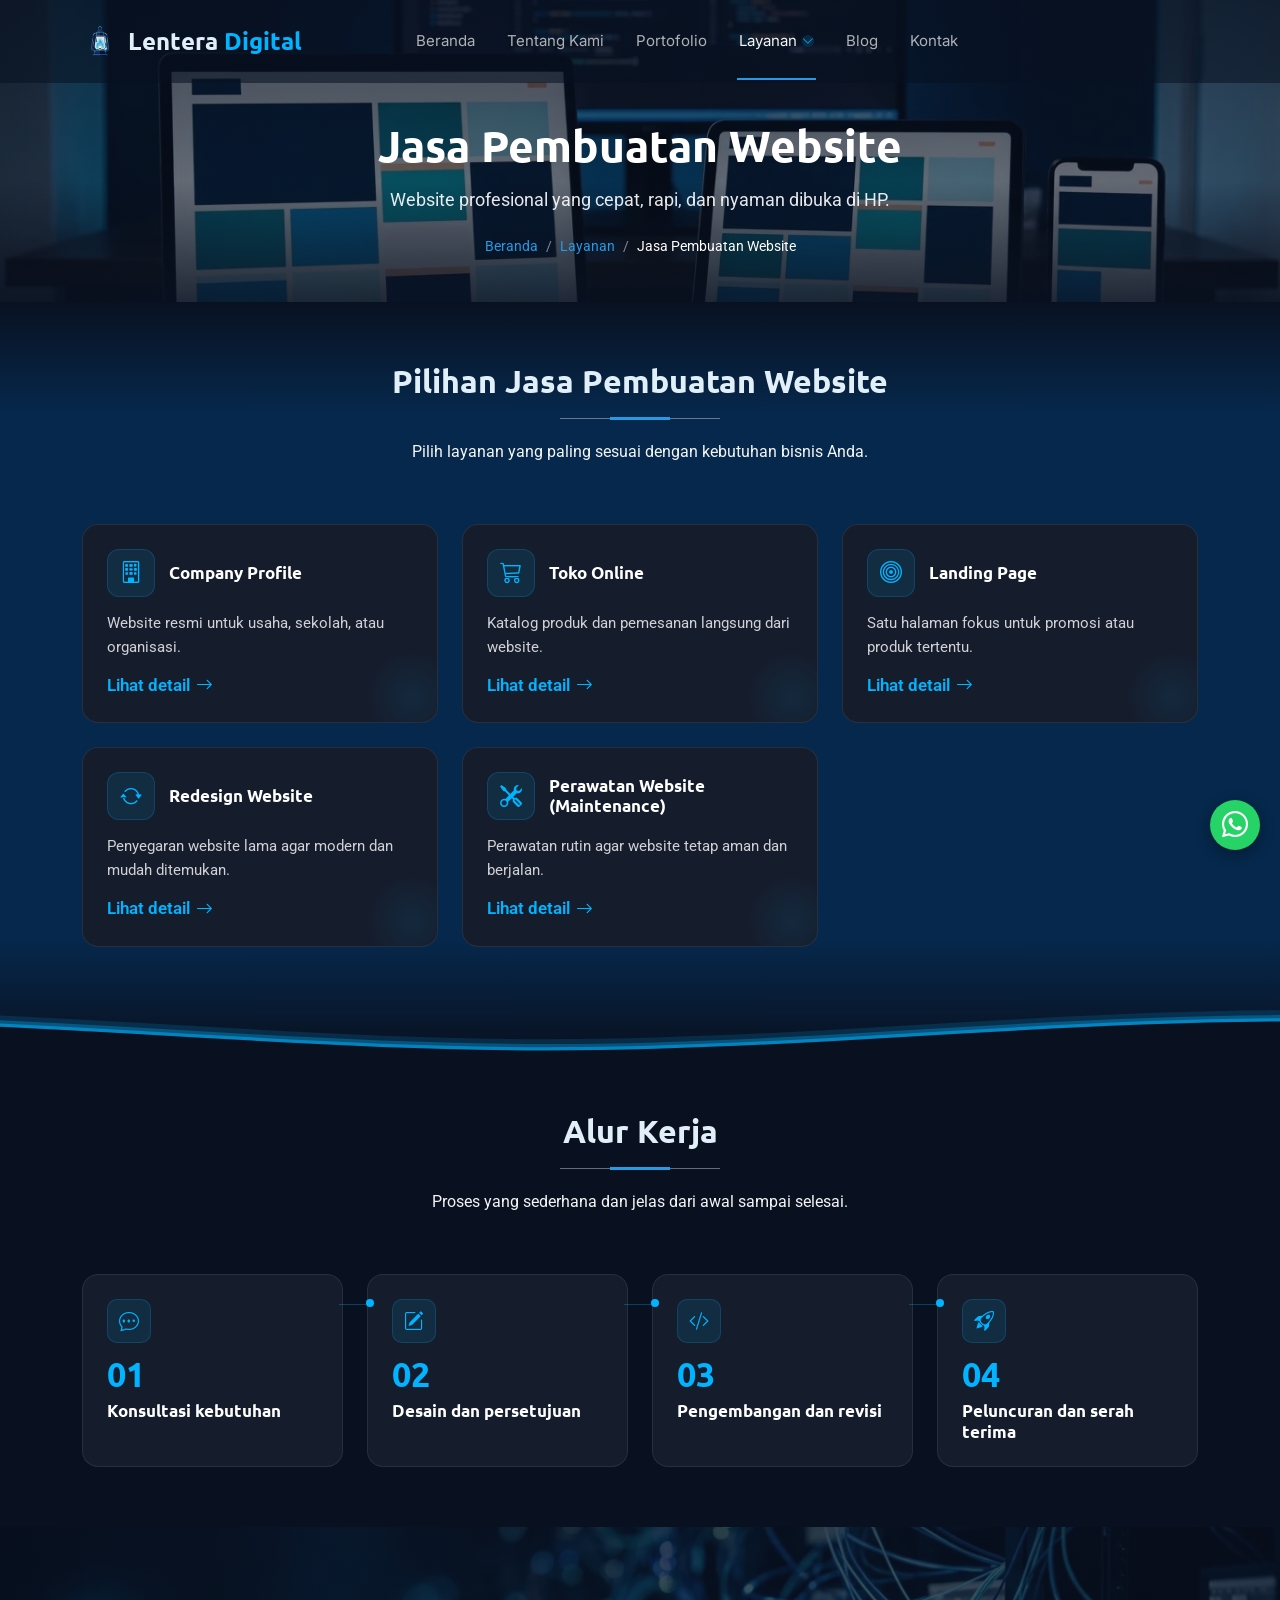
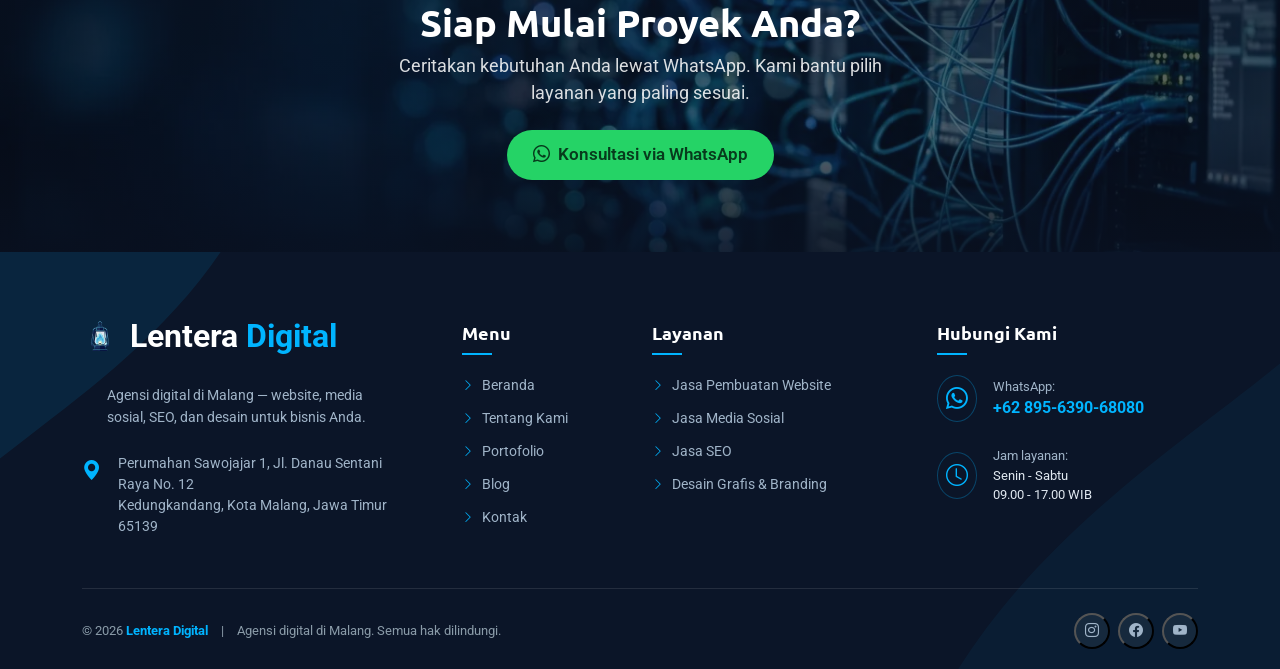
<file: layanan/website.html>
﻿<!DOCTYPE html>

<html lang="id">
<head>
<meta charset="utf-8"/>
  <link rel="icon" type="image/png" sizes="32x32" href="../assets/img/favicon-32.png">
  <link rel="apple-touch-icon" sizes="180x180" href="../assets/img/apple-touch-icon.png">
<meta content="width=device-width, initial-scale=1.0" name="viewport"/>
<title>Jasa Pembuatan Website Malang | Company Profile &amp; Toko Online</title>
<meta content="Jasa pembuatan website di Malang: company profile, toko online, landing page, redesign, dan maintenance. Responsif, cepat, dan ramah SEO. Konsultasi via WhatsApp." name="description"/>
<meta content="jasa pembuatan website malang, jasa website company profile, jasa toko online, jasa landing page, redesign website, maintenance website" name="keywords"/>
<meta content="Lentera Digital" name="author"/>
<meta content="index, follow, max-image-preview:large, max-snippet:-1" name="robots"/>
<meta content="#091121" name="theme-color"/>
<link href="https://www.lenteradigital.id/layanan/website.html" rel="canonical"/>
<meta content="ID-JI" name="geo.region"/>
<meta content="Malang" name="geo.placename"/>
<meta content="id_ID" property="og:locale"/>
<meta content="website" property="og:type"/>
<meta content="Lentera Digital" property="og:site_name"/>
<meta content="Jasa Pembuatan Website Malang | Company Profile &amp; Toko Online" property="og:title"/>
<meta content="Jasa pembuatan website di Malang: company profile, toko online, landing page, redesign, dan maintenance. Responsif, cepat, dan ramah SEO. Konsultasi via WhatsApp." property="og:description"/>
<meta content="https://www.lenteradigital.id/layanan/website.html" property="og:url"/>
<meta content="https://www.lenteradigital.id/assets/img/og-default.jpg" property="og:image"/>
<meta content="summary_large_image" name="twitter:card"/>
<meta content="Jasa Pembuatan Website Malang | Company Profile &amp; Toko Online" name="twitter:title"/>
<meta content="Jasa pembuatan website di Malang: company profile, toko online, landing page, redesign, dan maintenance. Responsif, cepat, dan ramah SEO. Konsultasi via WhatsApp." name="twitter:description"/>
<meta content="https://www.lenteradigital.id/assets/img/og-default.jpg" name="twitter:image"/>
<script type="application/ld+json">{"@context": "https://schema.org", "@graph": [{"@type": ["Organization", "ProfessionalService"], "@id": "https://www.lenteradigital.id/#org", "name": "Lentera Digital", "url": "https://www.lenteradigital.id/", "logo": {"@type": "ImageObject", "url": "https://www.lenteradigital.id/assets/img/logo.webp", "width": 512, "height": 512}, "image": "https://www.lenteradigital.id/assets/img/og-default.jpg", "telephone": "+62 895-6390-68080", "priceRange": "$$", "description": "Agensi digital di Malang: jasa pembuatan website, media sosial, SEO, serta desain grafis dan branding.", "address": {"@type": "PostalAddress", "streetAddress": "Perumahan Sawojajar 1, Jl. Danau Sentani Raya No. 12", "addressLocality": "Kota Malang", "addressRegion": "Jawa Timur", "postalCode": "65139", "addressCountry": "ID"}, "areaServed": [{"@type": "City", "name": "Malang"}, {"@type": "Country", "name": "Indonesia"}], "openingHoursSpecification": [{"@type": "OpeningHoursSpecification", "dayOfWeek": ["Monday", "Tuesday", "Wednesday", "Thursday", "Friday", "Saturday"], "opens": "09:00", "closes": "17:00"}], "contactPoint": {"@type": "ContactPoint", "telephone": "+62 895-6390-68080", "contactType": "customer service", "availableLanguage": "Indonesian"}}, {"@type": "WebSite", "@id": "https://www.lenteradigital.id/#website", "url": "https://www.lenteradigital.id/", "name": "Lentera Digital", "inLanguage": "id-ID", "publisher": {"@id": "https://www.lenteradigital.id/#org"}}, {"@type": "BreadcrumbList", "itemListElement": [{"@type": "ListItem", "position": 1, "name": "Beranda", "item": "https://www.lenteradigital.id/"}, {"@type": "ListItem", "position": 2, "name": "Layanan", "item": "https://www.lenteradigital.id/layanan.html"}, {"@type": "ListItem", "position": 3, "name": "Jasa Pembuatan Website", "item": "https://www.lenteradigital.id/layanan/website.html"}]}, {"@type": "Service", "@id": "https://www.lenteradigital.id/layanan/website.html#service", "name": "Jasa Pembuatan Website", "serviceType": "Jasa Pembuatan Website", "description": "Jasa pembuatan website di Malang: company profile, toko online, landing page, redesign, dan maintenance. Responsif, cepat, dan ramah SEO. Konsultasi via WhatsApp.", "provider": {"@id": "https://www.lenteradigital.id/#org"}, "areaServed": {"@type": "City", "name": "Malang"}, "url": "https://www.lenteradigital.id/layanan/website.html", "hasOfferCatalog": {"@type": "OfferCatalog", "name": "Jasa Pembuatan Website", "itemListElement": [{"@type": "Offer", "itemOffered": {"@type": "Service", "name": "Company Profile", "description": "Website company profile memperkenalkan siapa Anda, apa yang Anda tawarkan, dan bagaimana calon klien menghubungi Anda, dalam tampilan profesional yang nyaman di HP maupun komputer."}}, {"@type": "Offer", "itemOffered": {"@type": "Service", "name": "Toko Online", "description": "Toko online menampilkan produk lengkap dengan foto, harga, dan tombol pesan sehingga pelanggan bisa belanja kapan saja tanpa harus bertanya satu per satu."}}, {"@type": "Offer", "itemOffered": {"@type": "Service", "name": "Landing Page", "description": "Landing page dirancang untuk satu tujuan, misalnya mengumpulkan pendaftar, menjual satu produk, atau mempromosikan event, dengan alur yang mengarahkan pengunjung ke satu tindakan."}}, {"@type": "Offer", "itemOffered": {"@type": "Service", "name": "Redesign Website", "description": "Website lama yang lambat, berantakan, atau sulit dibuka di HP bisa dirombak tanpa kehilangan konten penting, sekaligus dirapikan strukturnya agar lebih ramah mesin pencari."}}, {"@type": "Offer", "itemOffered": {"@type": "Service", "name": "Perawatan Website (Maintenance)", "description": "Perawatan website mencakup pembaruan, pencadangan, dan perbaikan kendala teknis supaya website tetap aman, cepat, dan tidak mati saat dibutuhkan."}}]}}]}</script>
<meta content="1200" property="og:image:width"/>
<meta content="630" property="og:image:height"/>
<meta content="Ilustrasi ruang kerja agensi digital" property="og:image:alt"/>
<link rel="preload" as="font" type="font/woff2" crossorigin href="../assets/fonts/roboto-variable-latin-normal.woff2">
<link rel="preload" as="font" type="font/woff2" crossorigin href="../assets/fonts/inter-400-normal.woff2">
<link href="../assets/css/site.v1.min.css" rel="stylesheet"/>
</head>
<body class="inner-page" data-wa="62895639068080">
<header class="header d-flex align-items-center fixed-top" id="header">
<div class="container position-relative d-flex align-items-center">
<a aria-label="Lentera Digital - Beranda" class="logo d-flex align-items-center" href="../index.html">
<img src="../assets/img/logo-128.webp" alt="Lentera Digital" width="38" height="38">
<span class="sitename">Lentera <span class="accent">Digital</span></span>
</a>
<nav aria-label="Menu utama" class="navmenu mx-auto" id="navmenu">
<ul>
<li><a class="" href="../index.html">Beranda</a></li>
<li><a href="../tentang-kami.html">Tentang Kami</a></li>
<li><a href="../portofolio.html">Portofolio</a></li>
<li class="dropdown"><a class="active" href="../layanan.html"><span>Layanan</span> <i class="bi bi-chevron-down toggle-dropdown"></i></a><ul><li><a href="../layanan/website.html">Jasa Pembuatan Website</a></li><li><a href="../layanan/media-sosial.html">Jasa Media Sosial</a></li><li><a href="../layanan/seo.html">Jasa SEO</a></li><li><a href="../layanan/desain-grafis.html">Desain Grafis &amp; Branding</a></li></ul></li>
<li><a href="../blog.html">Blog</a></li>
<li><a href="../kontak.html">Kontak</a></li>
</ul>
<button type="button"  aria-expanded="false" aria-label="Buka menu" class="mobile-nav-toggle d-xl-none bi bi-list" role="button" style="background:none;border:none;padding:0;" aria-label="Buka menu" aria-expanded="false"></button>
</nav>
</div>
</header>
<main class="main">
<section class="page-hero" style="background-image:url('../assets/img/hero/hero-website.webp')">
<div class="container">
<h1>Jasa Pembuatan Website</h1>
<p>Website profesional yang cepat, rapi, dan nyaman dibuka di HP.</p>
<nav aria-label="Breadcrumb"><ol><li><a href="../index.html">Beranda</a></li><li><a href="website.html">Layanan</a></li><li aria-current="page">Jasa Pembuatan Website</li></ol></nav>
</div>
</section>
<section class="section" id="jenis" style="background: linear-gradient(to bottom, #091121 0%, #06284c 15%, #06284c 85%, #091121 100%); padding-bottom: 0 !important;">
<div class="container section-title"><h2>Pilihan Jasa Pembuatan Website</h2><p>Pilih layanan yang paling sesuai dengan kebutuhan bisnis Anda.</p></div>
<div class="container"><div class="row g-4">
<div class="col-md-6 col-lg-4">
<button class="svc-card" data-popup="d-layanan-website-0" type="button">
<div class="card-header"><span class="ico"><i class="bi bi-building"></i></span> <h3>Company Profile</h3></div>
<p>Website resmi untuk usaha, sekolah, atau organisasi.</p>
<span class="more">Lihat detail <i class="bi bi-arrow-right"></i></span>
</button>
</div>
<div class="col-md-6 col-lg-4">
<button class="svc-card" data-popup="d-layanan-website-1" type="button">
<div class="card-header"><span class="ico"><i class="bi bi-cart3"></i></span> <h3>Toko Online</h3></div>
<p>Katalog produk dan pemesanan langsung dari website.</p>
<span class="more">Lihat detail <i class="bi bi-arrow-right"></i></span>
</button>
</div>
<div class="col-md-6 col-lg-4">
<button class="svc-card" data-popup="d-layanan-website-2" type="button">
<div class="card-header"><span class="ico"><i class="bi bi-bullseye"></i></span> <h3>Landing Page</h3></div>
<p>Satu halaman fokus untuk promosi atau produk tertentu.</p>
<span class="more">Lihat detail <i class="bi bi-arrow-right"></i></span>
</button>
</div>
<div class="col-md-6 col-lg-4">
<button class="svc-card" data-popup="d-layanan-website-3" type="button">
<div class="card-header"><span class="ico"><i class="bi bi-arrow-repeat"></i></span> <h3>Redesign Website</h3></div>
<p>Penyegaran website lama agar modern dan mudah ditemukan.</p>
<span class="more">Lihat detail <i class="bi bi-arrow-right"></i></span>
</button>
</div>
<div class="col-md-6 col-lg-4">
<button class="svc-card" data-popup="d-layanan-website-4" type="button">
<div class="card-header"><span class="ico"><i class="bi bi-tools"></i></span> <h3>Perawatan Website (Maintenance)</h3></div>
<p>Perawatan rutin agar website tetap aman dan berjalan.</p>
<span class="more">Lihat detail <i class="bi bi-arrow-right"></i></span>
</button>
</div>
</div></div>
<!-- Wave transition -->
<div class="waves-wrapper" style="position:relative; width:100%; height:45px; margin-top:60px; overflow:hidden;">
<svg class="waves" preserveaspectratio="none" shape-rendering="auto" style="position:absolute; bottom:0; width:100%; height:45px;" viewbox="0 24 150 28" xmlns="http://www.w3.org/2000/svg" xmlns:xlink="http://www.w3.org/1999/xlink">
<defs>
<path d="M-160 44c30 0 58-18 88-18s 58 18 88 18 58-18 88-18 58 18 88 18 v44h-352z" id="gentle-wave"></path>
</defs>
<g class="parallax">
<use fill="rgba(0, 180, 255, 0.15)" x="48" xlink:href="#gentle-wave" y="0"></use>
<use fill="rgba(0, 180, 255, 0.3)" x="48" xlink:href="#gentle-wave" y="3"></use>
<use fill="rgba(0, 180, 255, 0.5)" x="48" xlink:href="#gentle-wave" y="5"></use>
<use fill="#091121" x="48" xlink:href="#gentle-wave" y="7"></use>
</g>
</svg>
</div>
</section>
<section class="section" id="alur">
<div class="container section-title"><h2>Alur Kerja</h2><p>Proses yang sederhana dan jelas dari awal sampai selesai.</p></div>
<div class="container"><div class="row g-4 steps-row">
<div class="col-sm-6 col-lg-3"><div class="step"><span class="step-ico"><i class="bi bi-chat-dots"></i></span><div class="no">01</div><h3>Konsultasi kebutuhan</h3></div></div>
<div class="col-sm-6 col-lg-3"><div class="step"><span class="step-ico"><i class="bi bi-pencil-square"></i></span><div class="no">02</div><h3>Desain dan persetujuan</h3></div></div>
<div class="col-sm-6 col-lg-3"><div class="step"><span class="step-ico"><i class="bi bi-code-slash"></i></span><div class="no">03</div><h3>Pengembangan dan revisi</h3></div></div>
<div class="col-sm-6 col-lg-3"><div class="step"><span class="step-ico"><i class="bi bi-rocket-takeoff"></i></span><div class="no">04</div><h3>Peluncuran dan serah terima</h3></div></div>
</div></div>
</section>
<section class="cta-img section" data-bg="../assets/img/cta-background.webp" style="background-color: #0b1528;">
<div class="container">
<h2>Siap Mulai Proyek Anda?</h2>
<p>Ceritakan kebutuhan Anda lewat WhatsApp. Kami bantu pilih layanan yang paling sesuai.</p>
<a class="btn-wa" href="https://wa.me/62895639068080?text=Halo%2C%20saya%20ingin%20konsultasi%20tentang%20layanan%20Lentera%20Digital." rel="noopener" target="_blank"><i class="bi bi-whatsapp"></i> Konsultasi via WhatsApp</a>
</div>
</section>
<div aria-hidden="true" hidden="">
<div hidden="" id="d-layanan-website-0">
<div class="popup-header-line"></div>
<h3 class="popup-title">Detail <span class="glow">Layanan</span></h3>
<p class="popup-desc">Website company profile memperkenalkan siapa Anda, apa yang Anda tawarkan, dan bagaimana calon klien menghubungi Anda, dalam tampilan profesional yang nyaman di HP maupun komputer.</p>
<div class="popup-section">
<div class="ps-header">
<div class="ps-icon"><i class="bi bi-list-task"></i></div>
<h4 class="ps-title">Yang Anda Dapatkan</h4>
</div>
<ul class="ps-list-check">
<li>Desain responsif sesuai identitas brand</li><li>Halaman Beranda, Tentang, Layanan, dan Kontak</li><li>Optimasi SEO dasar dan kecepatan muat</li><li>Integrasi WhatsApp dan media sosial</li>
</ul>
</div>
<hr class="popup-divider"/>
<div class="popup-grid">
<div class="popup-col">
<div class="ps-header">
<div class="ps-icon"><i class="bi bi-bullseye"></i></div>
<h4 class="ps-title">Cocok Untuk</h4>
</div>
<p class="ps-text">Usaha jasa, UMKM, sekolah, komunitas, dan organisasi.</p>
<div class="popup-actions-new">
<a class="btn-wa-blue" data-wa-text="Halo, saya tertarik dengan layanan Company Profile (Jasa Pembuatan Website). Boleh minta info lebih lanjut?" href="https://wa.me/62895639068080?text=Halo%2C%20saya%20tertarik%20dengan%20layanan%20Company%20Profile%20%28Jasa%20Pembuatan%20Website%29.%20Boleh%20minta%20info%20lebih%20lanjut%3F" target="_blank" rel="noopener">
<i class="bi bi-whatsapp"></i> Hubungi via WhatsApp <i class="bi bi-arrow-right"></i>
</a>
</div>
</div>
<div class="popup-col">
<div class="ps-header">
<div class="ps-icon"><i class="bi bi-briefcase"></i></div>
<h4 class="ps-title">Alur Kerja</h4>
</div>
<ol class="ps-list-num">
<li>Konsultasi kebutuhan</li><li>Desain dan persetujuan</li><li>Pengembangan dan revisi</li><li>Peluncuran dan serah terima</li>
</ol>
</div>
</div>
</div>
<div hidden="" id="d-layanan-website-1">
<div class="popup-header-line"></div>
<h3 class="popup-title">Detail <span class="glow">Layanan</span></h3>
<p class="popup-desc">Toko online menampilkan produk lengkap dengan foto, harga, dan tombol pesan sehingga pelanggan bisa belanja kapan saja tanpa harus bertanya satu per satu.</p>
<div class="popup-section">
<div class="ps-header">
<div class="ps-icon"><i class="bi bi-list-task"></i></div>
<h4 class="ps-title">Yang Anda Dapatkan</h4>
</div>
<ul class="ps-list-check">
<li>Katalog produk dan kategori</li><li>Keranjang atau pemesanan via WhatsApp</li><li>Halaman produk ramah SEO</li><li>Panel untuk mengelola produk</li>
</ul>
</div>
<hr class="popup-divider"/>
<div class="popup-grid">
<div class="popup-col">
<div class="ps-header">
<div class="ps-icon"><i class="bi bi-bullseye"></i></div>
<h4 class="ps-title">Cocok Untuk</h4>
</div>
<p class="ps-text">Penjual produk fisik atau digital yang ingin punya toko sendiri di luar marketplace.</p>
<div class="popup-actions-new">
<a class="btn-wa-blue" data-wa-text="Halo, saya tertarik dengan layanan Toko Online (Jasa Pembuatan Website). Boleh minta info lebih lanjut?" href="https://wa.me/62895639068080?text=Halo%2C%20saya%20tertarik%20dengan%20layanan%20Toko%20Online%20%28Jasa%20Pembuatan%20Website%29.%20Boleh%20minta%20info%20lebih%20lanjut%3F" target="_blank" rel="noopener">
<i class="bi bi-whatsapp"></i> Hubungi via WhatsApp <i class="bi bi-arrow-right"></i>
</a>
</div>
</div>
<div class="popup-col">
<div class="ps-header">
<div class="ps-icon"><i class="bi bi-briefcase"></i></div>
<h4 class="ps-title">Alur Kerja</h4>
</div>
<ol class="ps-list-num">
<li>Konsultasi kebutuhan</li><li>Desain dan persetujuan</li><li>Pengembangan dan revisi</li><li>Peluncuran dan serah terima</li>
</ol>
</div>
</div>
</div>
<div hidden="" id="d-layanan-website-2">
<div class="popup-header-line"></div>
<h3 class="popup-title">Detail <span class="glow">Layanan</span></h3>
<p class="popup-desc">Landing page dirancang untuk satu tujuan, misalnya mengumpulkan pendaftar, menjual satu produk, atau mempromosikan event, dengan alur yang mengarahkan pengunjung ke satu tindakan.</p>
<div class="popup-section">
<div class="ps-header">
<div class="ps-icon"><i class="bi bi-list-task"></i></div>
<h4 class="ps-title">Yang Anda Dapatkan</h4>
</div>
<ul class="ps-list-check">
<li>Desain satu halaman yang fokus</li><li>Tombol ajakan (CTA) yang jelas</li><li>Formulir atau tombol WhatsApp</li><li>Cepat dimuat di HP</li>
</ul>
</div>
<hr class="popup-divider"/>
<div class="popup-grid">
<div class="popup-col">
<div class="ps-header">
<div class="ps-icon"><i class="bi bi-bullseye"></i></div>
<h4 class="ps-title">Cocok Untuk</h4>
</div>
<p class="ps-text">Promosi produk, pendaftaran event, kampanye iklan, dan peluncuran layanan baru.</p>
<div class="popup-actions-new">
<a class="btn-wa-blue" data-wa-text="Halo, saya tertarik dengan layanan Landing Page (Jasa Pembuatan Website). Boleh minta info lebih lanjut?" href="https://wa.me/62895639068080?text=Halo%2C%20saya%20tertarik%20dengan%20layanan%20Landing%20Page%20%28Jasa%20Pembuatan%20Website%29.%20Boleh%20minta%20info%20lebih%20lanjut%3F" target="_blank" rel="noopener">
<i class="bi bi-whatsapp"></i> Hubungi via WhatsApp <i class="bi bi-arrow-right"></i>
</a>
</div>
</div>
<div class="popup-col">
<div class="ps-header">
<div class="ps-icon"><i class="bi bi-briefcase"></i></div>
<h4 class="ps-title">Alur Kerja</h4>
</div>
<ol class="ps-list-num">
<li>Konsultasi kebutuhan</li><li>Desain dan persetujuan</li><li>Pengembangan dan revisi</li><li>Peluncuran dan serah terima</li>
</ol>
</div>
</div>
</div>
<div hidden="" id="d-layanan-website-3">
<div class="popup-header-line"></div>
<h3 class="popup-title">Detail <span class="glow">Layanan</span></h3>
<p class="popup-desc">Website lama yang lambat, berantakan, atau sulit dibuka di HP bisa dirombak tanpa kehilangan konten penting, sekaligus dirapikan strukturnya agar lebih ramah mesin pencari.</p>
<div class="popup-section">
<div class="ps-header">
<div class="ps-icon"><i class="bi bi-list-task"></i></div>
<h4 class="ps-title">Yang Anda Dapatkan</h4>
</div>
<ul class="ps-list-check">
<li>Audit tampilan dan struktur website lama</li><li>Desain baru yang responsif</li><li>Pemindahan konten penting</li><li>Perbaikan kecepatan dan SEO dasar</li>
</ul>
</div>
<hr class="popup-divider"/>
<div class="popup-grid">
<div class="popup-col">
<div class="ps-header">
<div class="ps-icon"><i class="bi bi-bullseye"></i></div>
<h4 class="ps-title">Cocok Untuk</h4>
</div>
<p class="ps-text">Pemilik website yang tampilannya ketinggalan zaman atau pengunjungnya sulit menemukan informasi.</p>
<div class="popup-actions-new">
<a class="btn-wa-blue" data-wa-text="Halo, saya tertarik dengan layanan Redesign Website (Jasa Pembuatan Website). Boleh minta info lebih lanjut?" href="https://wa.me/62895639068080?text=Halo%2C%20saya%20tertarik%20dengan%20layanan%20Redesign%20Website%20%28Jasa%20Pembuatan%20Website%29.%20Boleh%20minta%20info%20lebih%20lanjut%3F" target="_blank" rel="noopener">
<i class="bi bi-whatsapp"></i> Hubungi via WhatsApp <i class="bi bi-arrow-right"></i>
</a>
</div>
</div>
<div class="popup-col">
<div class="ps-header">
<div class="ps-icon"><i class="bi bi-briefcase"></i></div>
<h4 class="ps-title">Alur Kerja</h4>
</div>
<ol class="ps-list-num">
<li>Konsultasi kebutuhan</li><li>Desain dan persetujuan</li><li>Pengembangan dan revisi</li><li>Peluncuran dan serah terima</li>
</ol>
</div>
</div>
</div>
<div hidden="" id="d-layanan-website-4">
<div class="popup-header-line"></div>
<h3 class="popup-title">Detail <span class="glow">Layanan</span></h3>
<p class="popup-desc">Perawatan website mencakup pembaruan, pencadangan, dan perbaikan kendala teknis supaya website tetap aman, cepat, dan tidak mati saat dibutuhkan.</p>
<div class="popup-section">
<div class="ps-header">
<div class="ps-icon"><i class="bi bi-list-task"></i></div>
<h4 class="ps-title">Yang Anda Dapatkan</h4>
</div>
<ul class="ps-list-check">
<li>Pembaruan konten dan sistem</li><li>Backup berkala</li><li>Pemantauan kecepatan dan keamanan</li><li>Perbaikan error</li>
</ul>
</div>
<hr class="popup-divider"/>
<div class="popup-grid">
<div class="popup-col">
<div class="ps-header">
<div class="ps-icon"><i class="bi bi-bullseye"></i></div>
<h4 class="ps-title">Cocok Untuk</h4>
</div>
<p class="ps-text">Pemilik website yang tidak punya waktu atau tim teknis sendiri.</p>
<div class="popup-actions-new">
<a class="btn-wa-blue" data-wa-text="Halo, saya tertarik dengan layanan Perawatan Website (Maintenance) (Jasa Pembuatan Website). Boleh minta info lebih lanjut?" href="https://wa.me/62895639068080?text=Halo%2C%20saya%20tertarik%20dengan%20layanan%20Perawatan%20Website%20%28Maintenance%29%20%28Jasa%20Pembuatan%20Website%29.%20Boleh%20minta%20info%20lebih%20lanjut%3F" target="_blank" rel="noopener">
<i class="bi bi-whatsapp"></i> Hubungi via WhatsApp <i class="bi bi-arrow-right"></i>
</a>
</div>
</div>
<div class="popup-col">
<div class="ps-header">
<div class="ps-icon"><i class="bi bi-briefcase"></i></div>
<h4 class="ps-title">Alur Kerja</h4>
</div>
<ol class="ps-list-num">
<li>Konsultasi kebutuhan</li><li>Desain dan persetujuan</li><li>Pengembangan dan revisi</li><li>Peluncuran dan serah terima</li>
</ol>
</div>
</div>
</div>
</div>
</main>
<footer class="fs-m footer" id="footer" style="background-color: #0b1528; color: #b0c4de; position: relative; overflow: hidden; padding: 60px 0 20px; font-size: 14px;">
<!-- Wave decorations -->
<svg style="position: absolute; top: -50px; left: -50px; width: 300px; height: 300px; opacity: 0.1; pointer-events: none;" viewbox="0 0 200 200" xmlns="http://www.w3.org/2000/svg">
<path d="M0,0 L200,0 C150,100 50,150 0,200 Z" fill="#00b4ff"></path>
</svg>
<svg style="position: absolute; bottom: -50px; right: -50px; width: 400px; height: 400px; opacity: 0.05; pointer-events: none;" viewbox="0 0 200 200" xmlns="http://www.w3.org/2000/svg">
<path d="M200,200 L0,200 C50,100 150,50 200,0 Z" fill="#00b4ff"></path>
</svg>
<div class="container" style="position: relative; z-index: 1;">
<div class="row gy-4 mb-5">
<!-- Col 1 -->
<div class="col-lg-4 col-md-12 pe-lg-5">
<a class="d-flex align-items-center mb-4" href="../index.html" style="text-decoration: none;"><img src="../assets/img/logo-128.webp" alt="Lentera Digital" style="max-height:46px;width:auto;margin-right:12px;" width="36" height="36"><span style="font-size: 32px; font-weight: 700; color: #fff;">Lentera <span style="color: #00b4ff;">Digital</span></span>
</a>
<p style="color: #a0b4c8; line-height: 1.6; margin-bottom: 25px; padding-left: 25px;">Agensi digital di Malang — website, media sosial, SEO, dan desain untuk bisnis Anda.</p>
<div class="d-flex align-items-start gap-3">
<i class="bi bi-geo-alt-fill" style="color: #00b4ff; font-size: 20px; margin-top: 2px;"></i>
<p style="color: #a0b4c8; line-height: 1.5; margin: 0;">Perumahan Sawojajar 1, Jl. Danau Sentani Raya No. 12<br/>Kedungkandang, Kota Malang, Jawa Timur 65139</p>
</div>
</div>
<!-- Col 2 -->
<div class="col-lg-2 col-md-4" style="padding-top:10px;">
<h2 class="h4" style="color: #fff; font-size: 18px; font-weight: 600; margin-bottom: 20px; position: relative; padding-bottom: 12px;">Menu
            <span style="position: absolute; left: 0; bottom: 0; width: 30px; height: 2px; background: #00b4ff;"></span>
</h2>
<ul class="footer-links-list" style="list-style: none; padding: 0; margin: 0;">
<li style="margin-bottom: 12px;"><a href="../index.html" style="color: #a0b4c8; text-decoration: none; display: flex; align-items: center; gap: 8px; transition: color 0.3s;"><i class="fs-m bi bi-chevron-right" style="color: #00b4ff; font-size: 12px;"></i> Beranda</a></li>
<li style="margin-bottom: 12px;"><a href="../tentang-kami.html" style="color: #a0b4c8; text-decoration: none; display: flex; align-items: center; gap: 8px; transition: color 0.3s;"><i class="fs-m bi bi-chevron-right" style="color: #00b4ff; font-size: 12px;"></i> Tentang Kami</a></li>
<li style="margin-bottom: 12px;"><a href="../portofolio.html" style="color: #a0b4c8; text-decoration: none; display: flex; align-items: center; gap: 8px; transition: color 0.3s;"><i class="fs-m bi bi-chevron-right" style="color: #00b4ff; font-size: 12px;"></i> Portofolio</a></li>
<li style="margin-bottom: 12px;"><a href="../blog.html" style="color: #a0b4c8; text-decoration: none; display: flex; align-items: center; gap: 8px; transition: color 0.3s;"><i class="fs-m bi bi-chevron-right" style="color: #00b4ff; font-size: 12px;"></i> Blog</a></li>
<li style="margin-bottom: 12px;"><a href="../kontak.html" style="color: #a0b4c8; text-decoration: none; display: flex; align-items: center; gap: 8px; transition: color 0.3s;"><i class="fs-m bi bi-chevron-right" style="color: #00b4ff; font-size: 12px;"></i> Kontak</a></li>
</ul>
</div>
<!-- Col 3 -->
<div class="col-lg-3 col-md-4" style="padding-top:10px;">
<h2 class="h4" style="color: #fff; font-size: 18px; font-weight: 600; margin-bottom: 20px; position: relative; padding-bottom: 12px;">Layanan
            <span style="position: absolute; left: 0; bottom: 0; width: 30px; height: 2px; background: #00b4ff;"></span>
</h2>
<ul class="footer-links-list" style="list-style: none; padding: 0; margin: 0;">
<li style="margin-bottom: 12px;"><a href="../layanan/website.html" style="color: #a0b4c8; text-decoration: none; display: flex; align-items: center; gap: 8px; transition: color 0.3s;"><i class="fs-m bi bi-chevron-right" style="color: #00b4ff; font-size: 12px;"></i> Jasa Pembuatan Website</a></li>
<li style="margin-bottom: 12px;"><a href="../layanan/media-sosial.html" style="color: #a0b4c8; text-decoration: none; display: flex; align-items: center; gap: 8px; transition: color 0.3s;"><i class="fs-m bi bi-chevron-right" style="color: #00b4ff; font-size: 12px;"></i> Jasa Media Sosial</a></li>
<li style="margin-bottom: 12px;"><a href="../layanan/seo.html" style="color: #a0b4c8; text-decoration: none; display: flex; align-items: center; gap: 8px; transition: color 0.3s;"><i class="fs-m bi bi-chevron-right" style="color: #00b4ff; font-size: 12px;"></i> Jasa SEO</a></li>
<li style="margin-bottom: 12px;"><a href="../layanan/desain-grafis.html" style="color: #a0b4c8; text-decoration: none; display: flex; align-items: center; gap: 8px; transition: color 0.3s;"><i class="fs-m bi bi-chevron-right" style="color: #00b4ff; font-size: 12px;"></i> Desain Grafis &amp; Branding</a></li>
</ul>
</div>
<!-- Col 4 -->
<div class="col-lg-3 col-md-4" style="padding-top:10px;">
<h2 class="h4" style="color: #fff; font-size: 18px; font-weight: 600; margin-bottom: 20px; position: relative; padding-bottom: 12px;">Hubungi Kami
            <span style="position: absolute; left: 0; bottom: 0; width: 30px; height: 2px; background: #00b4ff;"></span>
</h2>
<div class="d-flex align-items-center gap-3 mb-4">
<i class="bi bi-whatsapp" style="color: #00b4ff; font-size: 22px; border: 1px solid rgba(0,180,255,0.3); border-radius: 50%; padding: 6px 8px;"></i>
<div>
<p class="fs-m" style="color: #a0b4c8; margin: 0; font-size: 13px;">WhatsApp:</p>
<a href="https://wa.me/62895639068080" class="fs-m" style="color: #00b4ff; font-weight: 700; text-decoration: none; font-size: 16px; display: inline-block; white-space: nowrap;">+62 895-6390-68080</a>
</div>
</div>
<div class="d-flex align-items-center gap-3">
<i class="bi bi-clock" style="color: #00b4ff; font-size: 22px; border: 1px solid rgba(0,180,255,0.3); border-radius: 50%; padding: 6px 8px;"></i>
<div>
<p class="fs-m" style="color: #a0b4c8; margin: 0; font-size: 13px;">Jam layanan:</p>
<p class="fs-m" style="color: #e0e8f0; margin: 0; font-size: 13px;">Senin - Sabtu<br/>09.00 - 17.00 WIB</p>
</div>
</div>
</div>
</div>
<div class="d-flex flex-column flex-md-row justify-content-between align-items-center pt-4" style="border-top: 1px solid rgba(255,255,255,0.1);">
<p class="fs-m" style="color: #8a9ba8; margin: 0; font-size: 13px;">© 2026 <strong style="color:#00b4ff;">Lentera Digital</strong> <span style="margin:0 10px;">|</span> Agensi digital di Malang. Semua hak dilindungi.</p>
<div class="d-flex gap-2 mt-3 mt-md-0">
<button type="button"  aria-label="Social Link"  style="width: 36px; height: 36px; background: rgba(255,255,255,0.05); border-radius: 50%; display: flex; justify-content: center; align-items: center; color: #a0b4c8; text-decoration: none; transition: background 0.3s;"><i class="bi bi-instagram"></i></button>
<button type="button"  aria-label="Social Link"  style="width: 36px; height: 36px; background: rgba(255,255,255,0.05); border-radius: 50%; display: flex; justify-content: center; align-items: center; color: #a0b4c8; text-decoration: none; transition: background 0.3s;"><i class="bi bi-facebook"></i></button>
<button type="button"  aria-label="Social Link"  style="width: 36px; height: 36px; background: rgba(255,255,255,0.05); border-radius: 50%; display: flex; justify-content: center; align-items: center; color: #a0b4c8; text-decoration: none; transition: background 0.3s;"><i class="bi bi-youtube"></i></button>
</div>
</div>
</div>

</footer>
<a aria-label="Chat WhatsApp" class="float-wa" href="https://wa.me/62895639068080?text=Halo%2C%20saya%20ingin%20bertanya%20tentang%20layanan%20Lentera%20Digital." rel="noopener" target="_blank"><i class="bi bi-whatsapp"></i></a>
<button type="button"  aria-label="Social Link" aria-label="Ke atas" class="scroll-top d-flex align-items-center justify-content-center"  id="scroll-top" aria-label="Ke atas"><i class="bi bi-arrow-up-short"></i></button>
<dialog aria-label="Detail" class="popup" id="popup">
<button aria-label="Tutup" class="popup-close" type="button"><i class="bi bi-x-lg"></i></button>
<div class="popup-body"></div>
</dialog>
<script src="../assets/js/main.v1.js"></script>
</body>
</html>
</file>
<file: assets/css/artikel.css>
/* Gaya halaman artikel (Dark Theme selaras dengan website) */
.article-page { --primary-color: #00b4ff; --text-main: rgba(255,255,255,0.85); --bg-light: #091121; --tint: rgba(0,180,255,0.08); --tint-text: #fff; }

/* Area baca: gelap selaras dengan main background */
.article-area { font-family: "Roboto", system-ui, sans-serif; background: #091121; color: var(--text-main); padding: 48px 0 64px; }

.article-cover { width: 100%; border-radius: 16px; aspect-ratio: 16 / 9; object-fit: cover; background: rgba(0,180,255,0.1); }
.article-title { font-family: "Ubuntu", sans-serif; font-weight: 700; color: #fff; font-size: clamp(1.6rem, 3.2vw, 2.3rem); line-height: 1.25; margin: 1.3rem 0 .7rem; letter-spacing: -.5px; }
.article-meta { display: flex; flex-wrap: wrap; gap: 6px 18px; font-size: .85rem; color: rgba(255,255,255,0.6); margin-bottom: 1.4rem; }
.article-meta i { margin-right: 5px; color: #00b4ff; }

.article-wrapper { position: relative; z-index: 10; }
.article-content { background: rgba(255,255,255,0.02); padding: 1.5rem; border-radius: 20px; box-shadow: 0 10px 40px rgba(0,0,0,0.2); border: 1px solid rgba(255,255,255,0.05); font-family: "Lora", Georgia, serif; font-size: 1.12rem; line-height: 1.9; color: rgba(255,255,255,0.8); }
.article-content p { margin-bottom: 1.5rem; }
.article-content h2 { font-family: "Ubuntu", sans-serif; font-weight: 700; color: #fff; margin: 2.6rem 0 1.1rem; font-size: 1.45rem; display: flex; align-items: center; gap: 8px; scroll-margin-top: 90px; }
.article-content h2 .num { color: var(--primary-color); }
.article-content figure { margin: 0 0 1.8rem; }
.article-content figure img { width: 100%; border-radius: 12px; aspect-ratio: 16 / 9; object-fit: cover; }
.article-content figcaption { text-align: center; font-style: italic; font-size: .9rem; color: rgba(255,255,255,0.5); margin-top: .6rem; }

/* Kotak Baca Juga / Pro Tip */
.price-box { background: var(--tint); border-left: 4px solid var(--primary-color); padding: 1rem 1.5rem; border-radius: 0 12px 12px 0; font-family: "Ubuntu", sans-serif; font-size: 1rem; color: var(--tint-text); margin-bottom: 2rem; display: block; }
.price-box a { color: var(--primary-color); font-weight: 600; text-decoration: underline; }

/* Daftar isi */
.toc-box { background: rgba(0,180,255,0.05); border-left: 4px solid var(--primary-color); border-radius: 8px; padding: 1rem 1.25rem; margin: 0 0 2rem; font-family: "Ubuntu", sans-serif; }
.toc-box summary { cursor: pointer; font-weight: 600; color: #fff; list-style: none; display: flex; align-items: center; justify-content: space-between; }
.toc-box summary::-webkit-details-marker { display: none; }
.toc-box summary i.bi-chevron-down { transition: transform 0.3s ease; }
.toc-box[open] summary i { transform: rotate(180deg); }
.toc-list { list-style: none; padding: 0; margin: .6rem 0 0; }
.toc-list a { color: rgba(255,255,255,0.7); text-decoration: none; font-size: .95rem; display: block; padding: .6rem 0; border-bottom: 1px dashed rgba(255,255,255,0.1); transition: color .2s, padding .2s; }
.toc-list a:hover { color: var(--primary-color); padding-left: 8px; font-weight: 600; }
.toc-list li:last-child a { border-bottom: none; }

/* Sidebar */
.sidebar-card { background: rgba(255,255,255,0.02); border-radius: 16px; border: 1px solid rgba(255,255,255,0.05); box-shadow: 0 4px 20px rgba(0,0,0,0.2); padding: 1.5rem; margin-bottom: 1.5rem; transition: transform .3s ease; }
.sidebar-card:hover { transform: translateY(-3px); box-shadow: 0 10px 25px rgba(0,180,255,0.1); border-color: rgba(0,180,255,0.3); }
.sidebar-card h3 { font-family: "Ubuntu", sans-serif; font-size: 1.05rem; font-weight: 700; color: #fff; border-bottom: 1px solid rgba(255,255,255,0.1); padding-bottom: .75rem; margin-bottom: 1rem; }
.side-item { display: flex; gap: .8rem; margin-bottom: 1rem; color: rgba(255,255,255,0.85); font-size: .88rem; font-weight: 600; line-height: 1.35; text-decoration: none; }
.side-item:hover { color: var(--primary-color); }
.side-item img { width: 62px; height: 62px; border-radius: 8px; object-fit: cover; flex: none; background: rgba(0,180,255,0.1); border: 1px solid rgba(255,255,255,0.05); }
.side-item small { display: block; font-weight: 400; color: rgba(255,255,255,0.5); margin-top: 2px; }
.sidebar-card .btn-side { display: block; text-align: center; border: 1px solid var(--primary-color); color: var(--primary-color); border-radius: 50px; padding: .55rem; font-weight: 600; font-size: .9rem; text-decoration: none; transition: background 0.3s; }
.sidebar-card .btn-side:hover { background: var(--primary-color); color: #fff; }

/* Penulis & bagikan */
.author-box { background: rgba(255,255,255,0.02); border-radius: 16px; padding: 1.6rem; margin-top: 2.5rem; border: 1px solid rgba(255,255,255,0.05); font-family: "Ubuntu", sans-serif; display: flex; gap: 1rem; align-items: center; }
.author-box .avatar { width: 68px; height: 68px; border-radius: 50%; flex: none; background: rgba(0,180,255,0.1); border: 1px solid rgba(0,180,255,0.3); color: var(--primary-color); display: grid; place-items: center; font-size: 1.8rem; }
.author-box strong { color: #fff; display: block; }
.author-box p { margin: 4px 0 0; font-size: .9rem; color: rgba(255,255,255,0.6); }
.share-row { display: flex; align-items: center; gap: .6rem; margin-top: 1.6rem; font-family: "Ubuntu", sans-serif; font-size: .9rem; color: rgba(255,255,255,0.6); }
.share-btn { width: 42px; height: 42px; display: inline-flex; align-items: center; justify-content: center; border-radius: 50%; color: #fff; font-size: 1.1rem; transition: transform .2s, opacity .2s; }
.share-btn:hover { transform: scale(1.08); opacity: .9; color: #fff; }

@media (max-width: 768px) {
  .article-area { padding: 32px 0 48px; }
  .article-content { padding: 1.1rem; border-radius: 12px; font-size: 1.05rem; }
  .article-wrapper { margin-top: 0; }
  .author-box { flex-direction: column; text-align: center; }
  .sticky-top { position: static !important; }
}

.article-cover, .article-content figure img { height: auto; }
</file>
<file: assets/css/site.v1.min.css>
@font-face {
  font-family: 'Dancing Script';
  font-style: normal;
  font-weight: 400;
  font-display: swap;
  src: url('../fonts/dancing-script-subset.woff2') format('woff2');
}

@charset "UTF-8";@font-face{font-family:Roboto;font-style:normal;font-weight:100 900;font-display:swap;src:url('../fonts/roboto-variable-latin-normal.woff2') format('woff2-variations');unicode-range:U+0000-00FF,U+0131,U+0152-0153,U+02BB-02BC,U+02C6,U+02DA,U+02DC,U+0304,U+0308,U+0329,U+2000-206F,U+20AC,U+2122,U+2191,U+2193,U+2212,U+2215,U+FEFF,U+FFFD}@font-face{font-family:Inter;font-style:normal;font-weight:400;font-display:swap;src:url('../fonts/inter-400-normal.woff2') format('woff2');unicode-range:U+0000-00FF,U+0131,U+0152-0153,U+02BB-02BC,U+02C6,U+02DA,U+02DC,U+0304,U+0308,U+0329,U+2000-206F,U+20AC,U+2122,U+2191,U+2193,U+2212,U+2215,U+FEFF,U+FFFD}@font-face{font-family:Ubuntu;font-style:normal;font-weight:700;font-display:swap;src:url('../fonts/ubuntu-700-normal.woff2') format('woff2');unicode-range:U+0000-00FF,U+0131,U+0152-0153,U+02BB-02BC,U+02C6,U+02DA,U+02DC,U+0304,U+0308,U+0329,U+2000-206F,U+20AC,U+2122,U+2191,U+2193,U+2212,U+2215,U+FEFF,U+FFFD}@font-face{font-family:bootstrap-icons;font-display:block;src:url("../fonts/bootstrap-icons-subset.woff2") format("woff2")}@font-face{font-family:Roboto-fallback;src:local("Arial");size-adjust:99.8%;ascent-override:93.0%;descent-override:24.4%;line-gap-override:0.0%}@font-face{font-family:Inter-fallback;src:local("Arial");size-adjust:107.4%;ascent-override:90.2%;descent-override:22.5%;line-gap-override:0.0%}@font-face{font-family:Ubuntu-fallback;src:local("Trebuchet MS");size-adjust:101.5%;ascent-override:92.2%;descent-override:19.3%;line-gap-override:0.0%}[class^=bi-],i.bi{font-style:normal!important}/*!
 * Bootstrap  v5.3.8 (https://getbootstrap.com/)
 * Copyright 2011-2025 The Bootstrap Authors
 * Licensed under MIT (https://github.com/twbs/bootstrap/blob/main/LICENSE)
 */:root{--bs-blue:#0d6efd;--bs-indigo:#6610f2;--bs-purple:#6f42c1;--bs-pink:#d63384;--bs-red:#dc3545;--bs-orange:#fd7e14;--bs-yellow:#ffc107;--bs-green:#198754;--bs-teal:#20c997;--bs-cyan:#0dcaf0;--bs-black:#000;--bs-white:#fff;--bs-gray:#6c757d;--bs-gray-dark:#343a40;--bs-gray-100:#f8f9fa;--bs-gray-200:#e9ecef;--bs-gray-300:#dee2e6;--bs-gray-400:#ced4da;--bs-gray-500:#adb5bd;--bs-gray-600:#6c757d;--bs-gray-700:#495057;--bs-gray-800:#343a40;--bs-gray-900:#212529;--bs-primary:#0d6efd;--bs-secondary:#6c757d;--bs-success:#198754;--bs-info:#0dcaf0;--bs-warning:#ffc107;--bs-danger:#dc3545;--bs-light:#f8f9fa;--bs-dark:#212529;--bs-primary-rgb:13,110,253;--bs-secondary-rgb:108,117,125;--bs-success-rgb:25,135,84;--bs-info-rgb:13,202,240;--bs-warning-rgb:255,193,7;--bs-danger-rgb:220,53,69;--bs-light-rgb:248,249,250;--bs-dark-rgb:33,37,41;--bs-primary-text-emphasis:#052c65;--bs-secondary-text-emphasis:#2b2f32;--bs-success-text-emphasis:#0a3622;--bs-info-text-emphasis:#055160;--bs-warning-text-emphasis:#664d03;--bs-danger-text-emphasis:#58151c;--bs-light-text-emphasis:#495057;--bs-dark-text-emphasis:#495057;--bs-primary-bg-subtle:#cfe2ff;--bs-secondary-bg-subtle:#e2e3e5;--bs-success-bg-subtle:#d1e7dd;--bs-info-bg-subtle:#cff4fc;--bs-warning-bg-subtle:#fff3cd;--bs-danger-bg-subtle:#f8d7da;--bs-light-bg-subtle:#fcfcfd;--bs-dark-bg-subtle:#ced4da;--bs-primary-border-subtle:#9ec5fe;--bs-secondary-border-subtle:#c4c8cb;--bs-success-border-subtle:#a3cfbb;--bs-info-border-subtle:#9eeaf9;--bs-warning-border-subtle:#ffe69c;--bs-danger-border-subtle:#f1aeb5;--bs-light-border-subtle:#e9ecef;--bs-dark-border-subtle:#adb5bd;--bs-white-rgb:255,255,255;--bs-black-rgb:0,0,0;--bs-font-sans-serif:system-ui,-apple-system,"Segoe UI",Roboto,"Helvetica Neue","Noto Sans","Liberation Sans",Arial,sans-serif,"Apple Color Emoji","Segoe UI Emoji","Segoe UI Symbol","Noto Color Emoji";--bs-font-monospace:SFMono-Regular,Menlo,Monaco,Consolas,"Liberation Mono","Courier New",monospace;--bs-gradient:linear-gradient(180deg, rgba(255, 255, 255, 0.15), rgba(255, 255, 255, 0));--bs-body-font-family:var(--bs-font-sans-serif);--bs-body-font-size:1rem;--bs-body-font-weight:400;--bs-body-line-height:1.5;--bs-body-color:#212529;--bs-body-color-rgb:33,37,41;--bs-body-bg:#fff;--bs-body-bg-rgb:255,255,255;--bs-emphasis-color:#000;--bs-emphasis-color-rgb:0,0,0;--bs-secondary-color:rgba(33, 37, 41, 0.75);--bs-secondary-color-rgb:33,37,41;--bs-secondary-bg:#e9ecef;--bs-secondary-bg-rgb:233,236,239;--bs-tertiary-color:rgba(33, 37, 41, 0.5);--bs-tertiary-color-rgb:33,37,41;--bs-tertiary-bg:#f8f9fa;--bs-tertiary-bg-rgb:248,249,250;--bs-heading-color:inherit;--bs-link-color:#0d6efd;--bs-link-color-rgb:13,110,253;--bs-link-decoration:underline;--bs-link-hover-color:#0a58ca;--bs-link-hover-color-rgb:10,88,202;--bs-code-color:#d63384;--bs-highlight-color:#212529;--bs-highlight-bg:#fff3cd;--bs-border-width:1px;--bs-border-style:solid;--bs-border-color:#dee2e6;--bs-border-color-translucent:rgba(0, 0, 0, 0.175);--bs-border-radius:0.375rem;--bs-border-radius-sm:0.25rem;--bs-border-radius-lg:0.5rem;--bs-border-radius-xl:1rem;--bs-border-radius-xxl:2rem;--bs-border-radius-2xl:var(--bs-border-radius-xxl);--bs-border-radius-pill:50rem;--bs-box-shadow:0 0.5rem 1rem rgba(0, 0, 0, 0.15);--bs-box-shadow-sm:0 0.125rem 0.25rem rgba(0, 0, 0, 0.075);--bs-box-shadow-lg:0 1rem 3rem rgba(0, 0, 0, 0.175);--bs-box-shadow-inset:inset 0 1px 2px rgba(0, 0, 0, 0.075);--bs-focus-ring-width:0.25rem;--bs-focus-ring-opacity:0.25;--bs-focus-ring-color:rgba(13, 110, 253, 0.25);--bs-form-valid-color:#198754;--bs-form-valid-border-color:#198754;--bs-form-invalid-color:#dc3545;--bs-form-invalid-border-color:#dc3545;--bs-breakpoint-xs:0;--bs-breakpoint-sm:576px;--bs-breakpoint-md:768px;--bs-breakpoint-lg:992px;--bs-breakpoint-xl:1200px;--bs-breakpoint-xxl:1400px;--bs-btn-close-filter: ;--bs-carousel-indicator-active-bg:#fff;--bs-carousel-caption-color:#fff;--bs-carousel-control-icon-filter: ;--default-font:"Roboto","Roboto-fallback",system-ui,-apple-system,"Segoe UI",Roboto,"Helvetica Neue",Arial,"Noto Sans","Liberation Sans",sans-serif,"Apple Color Emoji","Segoe UI Emoji","Segoe UI Symbol","Noto Color Emoji";--heading-font:"Ubuntu","Ubuntu-fallback",sans-serif;--nav-font:"Inter","Inter-fallback",sans-serif;--background-color:#091121;--default-color:#f3f6f4;--heading-color:#e1eff9;--accent-color:#279ae4;--surface-color:#151d2d;--contrast-color:#ffffff;--nav-color:#f3f6f4;--nav-hover-color:#279ae4;--nav-mobile-background-color:#0a152a;--nav-dropdown-background-color:#10192b;--nav-dropdown-color:#f3f6f4;--nav-dropdown-hover-color:#279ae4;scroll-behavior:smooth;--wa:#25d366}*,::after,::before{box-sizing:border-box}@media (prefers-reduced-motion:no-preference){:root{scroll-behavior:smooth}}body{margin:0;font-family:var(--bs-body-font-family);font-size:var(--bs-body-font-size);font-weight:var(--bs-body-font-weight);line-height:var(--bs-body-line-height);color:var(--bs-body-color);text-align:var(--bs-body-text-align);background-color:var(--bs-body-bg);-webkit-text-size-adjust:100%;-webkit-tap-highlight-color:transparent}hr{margin:1rem 0;color:inherit;border:0;border-top:var(--bs-border-width) solid;opacity:.25}.h1,.h2,.h3,.h4,h1,h2,h3,h4{margin-top:0;margin-bottom:.5rem;font-weight:500;line-height:1.2;color:var(--bs-heading-color)}.h1,h1{font-size:calc(1.375rem + 1.5vw)}@media (min-width:1200px){.h1,h1{font-size:2.5rem}}.h2,h2{font-size:calc(1.325rem + .9vw)}@media (min-width:1200px){.h2,h2{font-size:2rem}}.h3,h3{font-size:calc(1.3rem + .6vw)}@media (min-width:1200px){.h3,h3{font-size:1.75rem}}.h4,h4{font-size:calc(1.275rem + .3vw)}@media (min-width:1200px){.h4,h4{font-size:1.5rem}}p{margin-top:0;margin-bottom:1rem}address{margin-bottom:1rem;font-style:normal;line-height:inherit}ol,ul{padding-left:2rem;margin-top:0;margin-bottom:1rem}ol ol,ol ul,ul ol,ul ul{margin-bottom:0}strong{font-weight:bolder}.small,small{font-size:.875em}a:hover{--bs-link-color-rgb:var(--bs-link-hover-color-rgb);color:color-mix(in srgb,var(--accent-color),transparent 25%);text-decoration:none}a:not([href]):not([class]),a:not([href]):not([class]):hover{color:inherit;text-decoration:none}code,pre{font-family:var(--bs-font-monospace)}pre{display:block;margin-top:0;margin-bottom:1rem;overflow:auto;font-size:.875em}pre code{font-size:inherit;color:inherit;word-break:normal}code{font-size:.875em;color:var(--bs-code-color);word-wrap:break-word}a>code{color:inherit}figure{margin:0 0 1rem}img,svg{vertical-align:middle}caption{padding-top:.5rem;padding-bottom:.5rem;color:var(--bs-secondary-color);text-align:left}.figure,label{display:inline-block}button{border-radius:0}button:focus:not(:focus-visible){outline:0}button,input,select,textarea{margin:0;font-family:inherit;font-size:inherit;line-height:inherit}button,select{text-transform:none}[role=button],[type=button]:not(:disabled),[type=submit]:not(:disabled),button:not(:disabled){cursor:pointer}select{word-wrap:normal}select:disabled{opacity:1}[type=button],[type=submit],button{-webkit-appearance:button}::-moz-focus-inner{padding:0;border-style:none}textarea{resize:vertical}::-webkit-datetime-edit-day-field,::-webkit-datetime-edit-fields-wrapper,::-webkit-datetime-edit-hour-field,::-webkit-datetime-edit-minute,::-webkit-datetime-edit-month-field,::-webkit-datetime-edit-text,::-webkit-datetime-edit-year-field{padding:0}::-webkit-inner-spin-button{height:auto}::-webkit-search-decoration{-webkit-appearance:none}::-webkit-color-swatch-wrapper{padding:0}::-webkit-file-upload-button{font:inherit;-webkit-appearance:button}::file-selector-button{font:inherit;-webkit-appearance:button}iframe{border:0}summary{display:list-item;cursor:pointer}[hidden]{display:none!important}.container,.container-fluid,.container-lg,.container-md,.container-sm,.container-xl,.container-xxl{--bs-gutter-x:1.5rem;--bs-gutter-y:0;width:100%;padding-right:calc(var(--bs-gutter-x) * .5);padding-left:calc(var(--bs-gutter-x) * .5);margin-right:auto;margin-left:auto}@media (min-width:576px){.container,.container-sm{max-width:540px}}@media (min-width:768px){.container,.container-md,.container-sm{max-width:720px}}@media (min-width:992px){.container,.container-lg,.container-md,.container-sm{max-width:960px}}@media (min-width:1200px){.container,.container-lg,.container-md,.container-sm,.container-xl{max-width:1140px}}@media (min-width:1400px){.container,.container-lg,.container-md,.container-sm,.container-xl,.container-xxl{max-width:1320px}}.row{--bs-gutter-x:1.5rem;--bs-gutter-y:0;display:flex;flex-wrap:wrap;margin-top:calc(-1 * var(--bs-gutter-y));margin-right:calc(-.5 * var(--bs-gutter-x));margin-left:calc(-.5 * var(--bs-gutter-x))}.row>*{flex-shrink:0;width:100%;max-width:100%;padding-right:calc(var(--bs-gutter-x) * .5);padding-left:calc(var(--bs-gutter-x) * .5);margin-top:var(--bs-gutter-y)}.row-cols-auto>*{flex:0 0 auto;width:auto}.row-cols-1>*{flex:0 0 auto;width:100%}.row-cols-2>*{flex:0 0 auto;width:50%}.row-cols-3>*{flex:0 0 auto;width:33.33333333%}.row-cols-4>*{flex:0 0 auto;width:25%}.row-cols-5>*{flex:0 0 auto;width:20%}.row-cols-6>*{flex:0 0 auto;width:16.66666667%}.col-auto{flex:0 0 auto;width:auto}.col-1{flex:0 0 auto;width:8.33333333%}.col-2{flex:0 0 auto;width:16.66666667%}.col-3{flex:0 0 auto;width:25%}.col-4{flex:0 0 auto;width:33.33333333%}.col-5{flex:0 0 auto;width:41.66666667%}.col-6{flex:0 0 auto;width:50%}.col-7{flex:0 0 auto;width:58.33333333%}.col-8{flex:0 0 auto;width:66.66666667%}.col-9{flex:0 0 auto;width:75%}.col-10{flex:0 0 auto;width:83.33333333%}.col-11{flex:0 0 auto;width:91.66666667%}.col-12{flex:0 0 auto;width:100%}.g-0{--bs-gutter-x:0}.g-0,.gy-0{--bs-gutter-y:0}.g-1{--bs-gutter-x:0.25rem}.g-1,.gy-1{--bs-gutter-y:0.25rem}.g-2{--bs-gutter-x:0.5rem}.g-2,.gy-2{--bs-gutter-y:0.5rem}.g-3{--bs-gutter-x:1rem}.g-3,.gy-3{--bs-gutter-y:1rem}.g-4{--bs-gutter-x:1.5rem}.g-4,.gy-4{--bs-gutter-y:1.5rem}.g-5{--bs-gutter-x:3rem}.g-5,.gy-5{--bs-gutter-y:3rem}@media (min-width:576px){.col-sm{flex:1 0 0}.row-cols-sm-auto>*{flex:0 0 auto;width:auto}.row-cols-sm-1>*{flex:0 0 auto;width:100%}.row-cols-sm-2>*{flex:0 0 auto;width:50%}.row-cols-sm-3>*{flex:0 0 auto;width:33.33333333%}.row-cols-sm-4>*{flex:0 0 auto;width:25%}.row-cols-sm-5>*{flex:0 0 auto;width:20%}.row-cols-sm-6>*{flex:0 0 auto;width:16.66666667%}.col-sm-auto{flex:0 0 auto;width:auto}.col-sm-1{flex:0 0 auto;width:8.33333333%}.col-sm-2{flex:0 0 auto;width:16.66666667%}.col-sm-3{flex:0 0 auto;width:25%}.col-sm-4{flex:0 0 auto;width:33.33333333%}.col-sm-5{flex:0 0 auto;width:41.66666667%}.col-sm-6{flex:0 0 auto;width:50%}.col-sm-7{flex:0 0 auto;width:58.33333333%}.col-sm-8{flex:0 0 auto;width:66.66666667%}.col-sm-9{flex:0 0 auto;width:75%}.col-sm-10{flex:0 0 auto;width:83.33333333%}.col-sm-11{flex:0 0 auto;width:91.66666667%}.col-sm-12{flex:0 0 auto;width:100%}.g-sm-0{--bs-gutter-x:0}.g-sm-0,.gy-sm-0{--bs-gutter-y:0}.g-sm-1{--bs-gutter-x:0.25rem}.g-sm-1,.gy-sm-1{--bs-gutter-y:0.25rem}.g-sm-2{--bs-gutter-x:0.5rem}.g-sm-2,.gy-sm-2{--bs-gutter-y:0.5rem}.g-sm-3{--bs-gutter-x:1rem}.g-sm-3,.gy-sm-3{--bs-gutter-y:1rem}.g-sm-4{--bs-gutter-x:1.5rem}.g-sm-4,.gy-sm-4{--bs-gutter-y:1.5rem}.g-sm-5{--bs-gutter-x:3rem}.g-sm-5,.gy-sm-5{--bs-gutter-y:3rem}}@media (min-width:768px){.col-md{flex:1 0 0}.row-cols-md-auto>*{flex:0 0 auto;width:auto}.row-cols-md-1>*{flex:0 0 auto;width:100%}.row-cols-md-2>*{flex:0 0 auto;width:50%}.row-cols-md-3>*{flex:0 0 auto;width:33.33333333%}.row-cols-md-4>*{flex:0 0 auto;width:25%}.row-cols-md-5>*{flex:0 0 auto;width:20%}.row-cols-md-6>*{flex:0 0 auto;width:16.66666667%}.col-md-auto{flex:0 0 auto;width:auto}.col-md-1{flex:0 0 auto;width:8.33333333%}.col-md-2{flex:0 0 auto;width:16.66666667%}.col-md-3{flex:0 0 auto;width:25%}.col-md-4{flex:0 0 auto;width:33.33333333%}.col-md-5{flex:0 0 auto;width:41.66666667%}.col-md-6{flex:0 0 auto;width:50%}.col-md-7{flex:0 0 auto;width:58.33333333%}.col-md-8{flex:0 0 auto;width:66.66666667%}.col-md-9{flex:0 0 auto;width:75%}.col-md-10{flex:0 0 auto;width:83.33333333%}.col-md-11{flex:0 0 auto;width:91.66666667%}.col-md-12{flex:0 0 auto;width:100%}.g-md-0{--bs-gutter-x:0}.g-md-0,.gy-md-0{--bs-gutter-y:0}.g-md-1{--bs-gutter-x:0.25rem}.g-md-1,.gy-md-1{--bs-gutter-y:0.25rem}.g-md-2{--bs-gutter-x:0.5rem}.g-md-2,.gy-md-2{--bs-gutter-y:0.5rem}.g-md-3{--bs-gutter-x:1rem}.g-md-3,.gy-md-3{--bs-gutter-y:1rem}.g-md-4{--bs-gutter-x:1.5rem}.g-md-4,.gy-md-4{--bs-gutter-y:1.5rem}.g-md-5{--bs-gutter-x:3rem}.g-md-5,.gy-md-5{--bs-gutter-y:3rem}}@media (min-width:992px){.col-lg{flex:1 0 0}.row-cols-lg-auto>*{flex:0 0 auto;width:auto}.row-cols-lg-1>*{flex:0 0 auto;width:100%}.row-cols-lg-2>*{flex:0 0 auto;width:50%}.row-cols-lg-3>*{flex:0 0 auto;width:33.33333333%}.row-cols-lg-4>*{flex:0 0 auto;width:25%}.row-cols-lg-5>*{flex:0 0 auto;width:20%}.row-cols-lg-6>*{flex:0 0 auto;width:16.66666667%}.col-lg-auto{flex:0 0 auto;width:auto}.col-lg-1{flex:0 0 auto;width:8.33333333%}.col-lg-2{flex:0 0 auto;width:16.66666667%}.col-lg-3{flex:0 0 auto;width:25%}.col-lg-4{flex:0 0 auto;width:33.33333333%}.col-lg-5{flex:0 0 auto;width:41.66666667%}.col-lg-6{flex:0 0 auto;width:50%}.col-lg-7{flex:0 0 auto;width:58.33333333%}.col-lg-8{flex:0 0 auto;width:66.66666667%}.col-lg-9{flex:0 0 auto;width:75%}.col-lg-10{flex:0 0 auto;width:83.33333333%}.col-lg-11{flex:0 0 auto;width:91.66666667%}.col-lg-12{flex:0 0 auto;width:100%}.g-lg-0{--bs-gutter-x:0}.g-lg-0,.gy-lg-0{--bs-gutter-y:0}.g-lg-1{--bs-gutter-x:0.25rem}.g-lg-1,.gy-lg-1{--bs-gutter-y:0.25rem}.g-lg-2{--bs-gutter-x:0.5rem}.g-lg-2,.gy-lg-2{--bs-gutter-y:0.5rem}.g-lg-3{--bs-gutter-x:1rem}.g-lg-3,.gy-lg-3{--bs-gutter-y:1rem}.g-lg-4{--bs-gutter-x:1.5rem}.g-lg-4,.gy-lg-4{--bs-gutter-y:1.5rem}.g-lg-5{--bs-gutter-x:3rem}.g-lg-5,.gy-lg-5{--bs-gutter-y:3rem}}@media (min-width:1200px){.col-xl{flex:1 0 0}.row-cols-xl-auto>*{flex:0 0 auto;width:auto}.row-cols-xl-1>*{flex:0 0 auto;width:100%}.row-cols-xl-2>*{flex:0 0 auto;width:50%}.row-cols-xl-3>*{flex:0 0 auto;width:33.33333333%}.row-cols-xl-4>*{flex:0 0 auto;width:25%}.row-cols-xl-5>*{flex:0 0 auto;width:20%}.row-cols-xl-6>*{flex:0 0 auto;width:16.66666667%}.col-xl-auto{flex:0 0 auto;width:auto}.col-xl-1{flex:0 0 auto;width:8.33333333%}.col-xl-2{flex:0 0 auto;width:16.66666667%}.col-xl-3{flex:0 0 auto;width:25%}.col-xl-4{flex:0 0 auto;width:33.33333333%}.col-xl-5{flex:0 0 auto;width:41.66666667%}.col-xl-6{flex:0 0 auto;width:50%}.col-xl-7{flex:0 0 auto;width:58.33333333%}.col-xl-8{flex:0 0 auto;width:66.66666667%}.col-xl-9{flex:0 0 auto;width:75%}.col-xl-10{flex:0 0 auto;width:83.33333333%}.col-xl-11{flex:0 0 auto;width:91.66666667%}.col-xl-12{flex:0 0 auto;width:100%}.g-xl-0{--bs-gutter-x:0}.g-xl-0,.gy-xl-0{--bs-gutter-y:0}.g-xl-1{--bs-gutter-x:0.25rem}.g-xl-1,.gy-xl-1{--bs-gutter-y:0.25rem}.g-xl-2{--bs-gutter-x:0.5rem}.g-xl-2,.gy-xl-2{--bs-gutter-y:0.5rem}.g-xl-3{--bs-gutter-x:1rem}.g-xl-3,.gy-xl-3{--bs-gutter-y:1rem}.g-xl-4{--bs-gutter-x:1.5rem}.g-xl-4,.gy-xl-4{--bs-gutter-y:1.5rem}.g-xl-5{--bs-gutter-x:3rem}.g-xl-5,.gy-xl-5{--bs-gutter-y:3rem}}@media (min-width:1400px){.col-xxl{flex:1 0 0}.row-cols-xxl-auto>*{flex:0 0 auto;width:auto}.row-cols-xxl-1>*{flex:0 0 auto;width:100%}.row-cols-xxl-2>*{flex:0 0 auto;width:50%}.row-cols-xxl-3>*{flex:0 0 auto;width:33.33333333%}.row-cols-xxl-4>*{flex:0 0 auto;width:25%}.row-cols-xxl-5>*{flex:0 0 auto;width:20%}.row-cols-xxl-6>*{flex:0 0 auto;width:16.66666667%}.col-xxl-auto{flex:0 0 auto;width:auto}.col-xxl-1{flex:0 0 auto;width:8.33333333%}.col-xxl-2{flex:0 0 auto;width:16.66666667%}.col-xxl-3{flex:0 0 auto;width:25%}.col-xxl-4{flex:0 0 auto;width:33.33333333%}.col-xxl-5{flex:0 0 auto;width:41.66666667%}.col-xxl-6{flex:0 0 auto;width:50%}.col-xxl-7{flex:0 0 auto;width:58.33333333%}.col-xxl-8{flex:0 0 auto;width:66.66666667%}.col-xxl-9{flex:0 0 auto;width:75%}.col-xxl-10{flex:0 0 auto;width:83.33333333%}.col-xxl-11{flex:0 0 auto;width:91.66666667%}.col-xxl-12{flex:0 0 auto;width:100%}.g-xxl-0{--bs-gutter-x:0}.g-xxl-0,.gy-xxl-0{--bs-gutter-y:0}.g-xxl-1{--bs-gutter-x:0.25rem}.g-xxl-1,.gy-xxl-1{--bs-gutter-y:0.25rem}.g-xxl-2{--bs-gutter-x:0.5rem}.g-xxl-2,.gy-xxl-2{--bs-gutter-y:0.5rem}.g-xxl-3{--bs-gutter-x:1rem}.g-xxl-3,.gy-xxl-3{--bs-gutter-y:1rem}.g-xxl-4{--bs-gutter-x:1.5rem}.g-xxl-4,.gy-xxl-4{--bs-gutter-y:1.5rem}.g-xxl-5{--bs-gutter-x:3rem}.g-xxl-5,.gy-xxl-5{--bs-gutter-y:3rem}}.table-active{--bs-table-color-state:var(--bs-table-active-color);--bs-table-bg-state:var(--bs-table-active-bg)}.col-form-label{padding-top:calc(.375rem + var(--bs-border-width));padding-bottom:calc(.375rem + var(--bs-border-width));margin-bottom:0;font-size:inherit;line-height:1.5}.col-form-label-lg{padding-top:calc(.5rem + var(--bs-border-width));padding-bottom:calc(.5rem + var(--bs-border-width));font-size:1.25rem}.col-form-label-sm{padding-top:calc(.25rem + var(--bs-border-width));padding-bottom:calc(.25rem + var(--bs-border-width));font-size:.875rem}.form-control{display:block;width:100%;padding:.375rem .75rem;font-size:1rem;font-weight:400;line-height:1.5;color:var(--bs-body-color);-webkit-appearance:none;-moz-appearance:none;appearance:none;background-color:var(--bs-body-bg);background-clip:padding-box;border:var(--bs-border-width) solid var(--bs-border-color);border-radius:var(--bs-border-radius);transition:border-color .15s ease-in-out,box-shadow .15s ease-in-out}@media (prefers-reduced-motion:reduce){.form-control{transition:none}}.form-control[type=file]{overflow:hidden}.form-control[type=file]:not(:disabled):not([readonly]){cursor:pointer}.form-control:focus{color:var(--bs-body-color);background-color:var(--bs-body-bg);border-color:#86b7fe;outline:0;box-shadow:0 0 0 .25rem rgba(13,110,253,.25)}.form-control::-webkit-date-and-time-value{min-width:85px;height:1.5em;margin:0}.form-control::-webkit-datetime-edit{display:block;padding:0}.form-control::placeholder{color:var(--bs-secondary-color);opacity:1}.form-control:disabled{background-color:var(--bs-secondary-bg);opacity:1}.form-control::-webkit-file-upload-button{padding:.375rem .75rem;margin:-.375rem -.75rem;-webkit-margin-end:.75rem;margin-inline-end:.75rem;color:var(--bs-body-color);background-color:var(--bs-tertiary-bg);pointer-events:none;border:0 solid;border-inline-end-width:var(--bs-border-width);border-radius:0;-webkit-transition:color .15s ease-in-out,background-color .15s ease-in-out,border-color .15s ease-in-out,box-shadow .15s ease-in-out;transition:color .15s ease-in-out,background-color .15s ease-in-out,border-color .15s ease-in-out,box-shadow .15s ease-in-out;border-color:inherit}.form-control::file-selector-button{padding:.375rem .75rem;margin:-.375rem -.75rem;-webkit-margin-end:.75rem;margin-inline-end:.75rem;color:var(--bs-body-color);background-color:var(--bs-tertiary-bg);pointer-events:none;border:0 solid;border-inline-end-width:var(--bs-border-width);border-radius:0;transition:color .15s ease-in-out,background-color .15s ease-in-out,border-color .15s ease-in-out,box-shadow .15s ease-in-out;border-color:inherit}@media (prefers-reduced-motion:reduce){.form-control::-webkit-file-upload-button{-webkit-transition:none;transition:none}.form-control::file-selector-button{transition:none}}.form-control:hover:not(:disabled):not([readonly])::-webkit-file-upload-button{background-color:var(--bs-secondary-bg)}.form-control:hover:not(:disabled):not([readonly])::file-selector-button{background-color:var(--bs-secondary-bg)}textarea.form-control{min-height:calc(1.5em + .75rem + calc(var(--bs-border-width) * 2))}.form-select{--bs-form-select-bg-img:url("data:image/svg+xml,%3csvg xmlns='http://www.w3.org/2000/svg' viewBox='0 0 16 16'%3e%3cpath fill='none' stroke='%23343a40' stroke-linecap='round' stroke-linejoin='round' stroke-width='2' d='m2 5 6 6 6-6'/%3e%3c/svg%3e");display:block;width:100%;padding:.375rem 2.25rem .375rem .75rem;font-size:1rem;font-weight:400;line-height:1.5;color:var(--bs-body-color);-webkit-appearance:none;-moz-appearance:none;appearance:none;background-color:var(--bs-body-bg);background-image:var(--bs-form-select-bg-img),var(--bs-form-select-bg-icon,none);background-repeat:no-repeat;background-position:right .75rem center;background-size:16px 12px;border:var(--bs-border-width) solid var(--bs-border-color);border-radius:var(--bs-border-radius);transition:border-color .15s ease-in-out,box-shadow .15s ease-in-out}@media (prefers-reduced-motion:reduce){.form-select{transition:none}}.form-select:focus{border-color:#86b7fe;outline:0;box-shadow:0 0 0 .25rem rgba(13,110,253,.25)}.form-select:disabled{background-color:var(--bs-secondary-bg)}.form-select:-moz-focusring{color:transparent;text-shadow:0 0 0 var(--bs-body-color)}.btn-primary{--bs-btn-color:#fff;--bs-btn-bg:#0d6efd;--bs-btn-border-color:#0d6efd;--bs-btn-hover-color:#fff;--bs-btn-hover-bg:#0b5ed7;--bs-btn-hover-border-color:#0a58ca;--bs-btn-focus-shadow-rgb:49,132,253;--bs-btn-active-color:#fff;--bs-btn-active-bg:#0a58ca;--bs-btn-active-border-color:#0a53be;--bs-btn-active-shadow:inset 0 3px 5px rgba(0, 0, 0, 0.125);--bs-btn-disabled-color:#fff;--bs-btn-disabled-bg:#0d6efd;--bs-btn-disabled-border-color:#0d6efd}.btn-secondary{--bs-btn-color:#fff;--bs-btn-bg:#6c757d;--bs-btn-border-color:#6c757d;--bs-btn-hover-color:#fff;--bs-btn-hover-bg:#5c636a;--bs-btn-hover-border-color:#565e64;--bs-btn-focus-shadow-rgb:130,138,145;--bs-btn-active-color:#fff;--bs-btn-active-bg:#565e64;--bs-btn-active-border-color:#51585e;--bs-btn-active-shadow:inset 0 3px 5px rgba(0, 0, 0, 0.125);--bs-btn-disabled-color:#fff;--bs-btn-disabled-bg:#6c757d;--bs-btn-disabled-border-color:#6c757d}.fade{transition:opacity .15s linear}@media (prefers-reduced-motion:reduce){.fade{transition:none}}.fade:not(.show){opacity:0}.collapse:not(.show){display:none}.collapsing{height:0;overflow:hidden;transition:height .35s}.collapsing.collapse-horizontal{width:0;height:auto;transition:width .35s}.dropdown{position:relative}.dropdown-menu{--bs-dropdown-zindex:1000;--bs-dropdown-min-width:10rem;--bs-dropdown-padding-x:0;--bs-dropdown-padding-y:0.5rem;--bs-dropdown-spacer:0.125rem;--bs-dropdown-font-size:1rem;--bs-dropdown-color:var(--bs-body-color);--bs-dropdown-bg:var(--bs-body-bg);--bs-dropdown-border-color:var(--bs-border-color-translucent);--bs-dropdown-border-radius:var(--bs-border-radius);--bs-dropdown-border-width:var(--bs-border-width);--bs-dropdown-inner-border-radius:calc(var(--bs-border-radius) - var(--bs-border-width));--bs-dropdown-divider-bg:var(--bs-border-color-translucent);--bs-dropdown-divider-margin-y:0.5rem;--bs-dropdown-box-shadow:var(--bs-box-shadow);--bs-dropdown-link-color:var(--bs-body-color);--bs-dropdown-link-hover-color:var(--bs-body-color);--bs-dropdown-link-hover-bg:var(--bs-tertiary-bg);--bs-dropdown-link-active-color:#fff;--bs-dropdown-link-active-bg:#0d6efd;--bs-dropdown-link-disabled-color:var(--bs-tertiary-color);--bs-dropdown-item-padding-x:1rem;--bs-dropdown-item-padding-y:0.25rem;--bs-dropdown-header-color:#6c757d;--bs-dropdown-header-padding-x:1rem;--bs-dropdown-header-padding-y:0.5rem;position:absolute;z-index:var(--bs-dropdown-zindex);display:none;min-width:var(--bs-dropdown-min-width);padding:var(--bs-dropdown-padding-y) var(--bs-dropdown-padding-x);margin:0;font-size:var(--bs-dropdown-font-size);color:var(--bs-dropdown-color);text-align:left;list-style:none;background-color:var(--bs-dropdown-bg);background-clip:padding-box;border:var(--bs-dropdown-border-width) solid var(--bs-dropdown-border-color);border-radius:var(--bs-dropdown-border-radius)}.dropdown-menu-start{--bs-position:start}.dropdown-menu-end{--bs-position:end}@media (min-width:576px){.dropdown-menu-sm-start{--bs-position:start}.dropdown-menu-sm-end{--bs-position:end}}@media (min-width:768px){.dropdown-menu-md-start{--bs-position:start}.dropdown-menu-md-end{--bs-position:end}}@media (min-width:992px){.dropdown-menu-lg-start{--bs-position:start}.dropdown-menu-lg-end{--bs-position:end}}@media (min-width:1200px){.dropdown-menu-xl-start{--bs-position:start}.dropdown-menu-xl-end{--bs-position:end}}.dropdown-menu.show{display:block}.dropdown-menu-dark{--bs-dropdown-color:#dee2e6;--bs-dropdown-bg:#343a40;--bs-dropdown-border-color:var(--bs-border-color-translucent);--bs-dropdown-box-shadow: ;--bs-dropdown-link-color:#dee2e6;--bs-dropdown-link-hover-color:#fff;--bs-dropdown-divider-bg:var(--bs-border-color-translucent);--bs-dropdown-link-hover-bg:rgba(255, 255, 255, 0.15);--bs-dropdown-link-active-color:#fff;--bs-dropdown-link-active-bg:#0d6efd;--bs-dropdown-link-disabled-color:#adb5bd;--bs-dropdown-header-color:#adb5bd}.nav{--bs-nav-link-padding-x:1rem;--bs-nav-link-padding-y:0.5rem;--bs-nav-link-font-weight: ;--bs-nav-link-color:var(--bs-link-color);--bs-nav-link-hover-color:var(--bs-link-hover-color);--bs-nav-link-disabled-color:var(--bs-secondary-color);display:flex;flex-wrap:wrap;padding-left:0;margin-bottom:0;list-style:none}.navbar-collapse{flex-grow:1;flex-basis:100%;align-items:center}.card-header{padding:var(--bs-card-cap-padding-y) var(--bs-card-cap-padding-x);margin-bottom:0;color:var(--bs-card-cap-color);background-color:var(--bs-card-cap-bg);border-bottom:var(--bs-card-border-width) solid var(--bs-card-border-color)}.card-header:first-child{border-radius:var(--bs-card-inner-border-radius) var(--bs-card-inner-border-radius) 0 0}.breadcrumb{--bs-breadcrumb-padding-x:0;--bs-breadcrumb-padding-y:0;--bs-breadcrumb-margin-bottom:1rem;--bs-breadcrumb-bg: ;--bs-breadcrumb-border-radius: ;--bs-breadcrumb-divider-color:var(--bs-secondary-color);--bs-breadcrumb-item-padding-x:0.5rem;--bs-breadcrumb-item-active-color:var(--bs-secondary-color);display:flex;flex-wrap:wrap;padding:var(--bs-breadcrumb-padding-y) var(--bs-breadcrumb-padding-x);margin-bottom:var(--bs-breadcrumb-margin-bottom);font-size:var(--bs-breadcrumb-font-size);list-style:none;background-color:var(--bs-breadcrumb-bg);border-radius:var(--bs-breadcrumb-border-radius)}@keyframes progress-bar-stripes{0%{background-position-x:var(--bs-progress-height)}}.modal{--bs-modal-zindex:1055;--bs-modal-width:500px;--bs-modal-padding:1rem;--bs-modal-margin:0.5rem;--bs-modal-color:var(--bs-body-color);--bs-modal-bg:var(--bs-body-bg);--bs-modal-border-color:var(--bs-border-color-translucent);--bs-modal-border-width:var(--bs-border-width);--bs-modal-border-radius:var(--bs-border-radius-lg);--bs-modal-box-shadow:var(--bs-box-shadow-sm);--bs-modal-inner-border-radius:calc(var(--bs-border-radius-lg) - (var(--bs-border-width)));--bs-modal-header-padding-x:1rem;--bs-modal-header-padding-y:1rem;--bs-modal-header-padding:1rem 1rem;--bs-modal-header-border-color:var(--bs-border-color);--bs-modal-header-border-width:var(--bs-border-width);--bs-modal-title-line-height:1.5;--bs-modal-footer-gap:0.5rem;--bs-modal-footer-bg: ;--bs-modal-footer-border-color:var(--bs-border-color);--bs-modal-footer-border-width:var(--bs-border-width);position:fixed;top:0;left:0;z-index:var(--bs-modal-zindex);display:none;width:100%;height:100%;overflow-x:hidden;overflow-y:auto;outline:0}.modal-dialog{position:relative;width:auto;margin:var(--bs-modal-margin);pointer-events:none}.modal.fade .modal-dialog{transform:translate(0,-50px);transition:transform .3s ease-out}@media (prefers-reduced-motion:reduce){.collapsing,.collapsing.collapse-horizontal,.modal.fade .modal-dialog{transition:none}*{transition:none!important;scroll-behavior:auto!important}}.modal.show .modal-dialog{transform:none}.modal.modal-static .modal-dialog{transform:scale(1.02)}.modal-dialog-scrollable{height:calc(100% - var(--bs-modal-margin) * 2)}.modal-dialog-scrollable .modal-content{max-height:100%;overflow:hidden}.modal-dialog-scrollable .modal-body{overflow-y:auto}.modal-dialog-centered{display:flex;align-items:center;min-height:calc(100% - var(--bs-modal-margin) * 2)}.modal-content{position:relative;display:flex;flex-direction:column;width:100%;color:var(--bs-modal-color);pointer-events:auto;background-color:var(--bs-modal-bg);background-clip:padding-box;border:var(--bs-modal-border-width) solid var(--bs-modal-border-color);border-radius:var(--bs-modal-border-radius);outline:0}.modal-backdrop{--bs-backdrop-zindex:1050;--bs-backdrop-bg:#000;--bs-backdrop-opacity:0.5;position:fixed;top:0;left:0;z-index:var(--bs-backdrop-zindex);width:100vw;height:100vh;background-color:var(--bs-backdrop-bg)}.modal-backdrop.fade{opacity:0}.modal-backdrop.show{opacity:var(--bs-backdrop-opacity)}.modal-header{display:flex;flex-shrink:0;align-items:center;padding:var(--bs-modal-header-padding);border-bottom:var(--bs-modal-header-border-width) solid var(--bs-modal-header-border-color);border-top-left-radius:var(--bs-modal-inner-border-radius);border-top-right-radius:var(--bs-modal-inner-border-radius)}.modal-title{margin-bottom:0;line-height:var(--bs-modal-title-line-height)}.modal-body{position:relative;flex:1 1 auto;padding:var(--bs-modal-padding)}.modal-footer{display:flex;flex-shrink:0;flex-wrap:wrap;align-items:center;justify-content:flex-end;padding:calc(var(--bs-modal-padding) - var(--bs-modal-footer-gap) * .5);background-color:var(--bs-modal-footer-bg);border-top:var(--bs-modal-footer-border-width) solid var(--bs-modal-footer-border-color);border-bottom-right-radius:var(--bs-modal-inner-border-radius);border-bottom-left-radius:var(--bs-modal-inner-border-radius)}.modal-footer>*{margin:calc(var(--bs-modal-footer-gap) * .5)}@media (min-width:576px){.modal{--bs-modal-margin:1.75rem;--bs-modal-box-shadow:var(--bs-box-shadow)}.modal-dialog{max-width:var(--bs-modal-width);margin-right:auto;margin-left:auto}.modal-sm{--bs-modal-width:300px}}.modal-fullscreen{width:100vw;max-width:none;height:100%;margin:0}.modal-fullscreen .modal-content{height:100%;border:0;border-radius:0}.modal-fullscreen .modal-footer,.modal-fullscreen .modal-header{border-radius:0}.modal-fullscreen .modal-body{overflow-y:auto}@media (max-width:575.98px){.modal-fullscreen-sm-down{width:100vw;max-width:none;height:100%;margin:0}.modal-fullscreen-sm-down .modal-content{height:100%;border:0;border-radius:0}.modal-fullscreen-sm-down .modal-footer,.modal-fullscreen-sm-down .modal-header{border-radius:0}.modal-fullscreen-sm-down .modal-body{overflow-y:auto}}@media (max-width:767.98px){.modal-fullscreen-md-down{width:100vw;max-width:none;height:100%;margin:0}.modal-fullscreen-md-down .modal-content{height:100%;border:0;border-radius:0}.modal-fullscreen-md-down .modal-footer,.modal-fullscreen-md-down .modal-header{border-radius:0}.modal-fullscreen-md-down .modal-body{overflow-y:auto}}@media (max-width:991.98px){.modal-fullscreen-lg-down{width:100vw;max-width:none;height:100%;margin:0}.modal-fullscreen-lg-down .modal-content{height:100%;border:0;border-radius:0}.modal-fullscreen-lg-down .modal-footer,.modal-fullscreen-lg-down .modal-header{border-radius:0}.modal-fullscreen-lg-down .modal-body{overflow-y:auto}}@media (max-width:1199.98px){.modal-fullscreen-xl-down{width:100vw;max-width:none;height:100%;margin:0}.modal-fullscreen-xl-down .modal-content{height:100%;border:0;border-radius:0}.modal-fullscreen-xl-down .modal-footer,.modal-fullscreen-xl-down .modal-header{border-radius:0}.modal-fullscreen-xl-down .modal-body{overflow-y:auto}}@media (max-width:1399.98px){.modal-fullscreen-xxl-down{width:100vw;max-width:none;height:100%;margin:0}.modal-fullscreen-xxl-down .modal-content{height:100%;border:0;border-radius:0}.modal-fullscreen-xxl-down .modal-footer,.modal-fullscreen-xxl-down .modal-header{border-radius:0}.modal-fullscreen-xxl-down .modal-body{overflow-y:auto}}.carousel{position:relative}@keyframes spinner-border{to{transform:rotate(360deg)}}@keyframes spinner-grow{0%{transform:scale(0)}50%{opacity:1;transform:none}}.placeholder{display:inline-block;min-height:1em;vertical-align:middle;cursor:wait;background-color:currentcolor;opacity:.5}@keyframes placeholder-glow{50%{opacity:.2}}@keyframes placeholder-wave{100%{-webkit-mask-position:-200% 0%;mask-position:-200% 0%}}.fixed-top{position:fixed;top:0;right:0;left:0;z-index:1030}.sticky-top{position:-webkit-sticky;position:sticky;top:0;z-index:1020}.d-inline{display:inline!important}.d-inline-block{display:inline-block!important}.d-block{display:block!important}.d-grid{display:grid!important}.d-inline-grid{display:inline-grid!important}.d-table{display:table!important}.d-table-row{display:table-row!important}.d-table-cell{display:table-cell!important}.d-flex{display:flex!important}.d-inline-flex{display:inline-flex!important}.d-none{display:none!important}.position-relative{position:relative!important}.border{border:var(--bs-border-width) var(--bs-border-style) var(--bs-border-color)!important}.border-top{border-top:var(--bs-border-width) var(--bs-border-style) var(--bs-border-color)!important}.border-bottom{border-bottom:var(--bs-border-width) var(--bs-border-style) var(--bs-border-color)!important}.flex-column{flex-direction:column!important}.flex-grow-1{flex-grow:1!important}.flex-shrink-0{flex-shrink:0!important}.flex-wrap{flex-wrap:wrap!important}.justify-content-center{justify-content:center!important}.justify-content-between{justify-content:space-between!important}.align-items-start{align-items:flex-start!important}.align-items-center{align-items:center!important}.mx-auto{margin-right:auto!important;margin-left:auto!important}.mt-2{margin-top:.5rem!important}.mt-3{margin-top:1rem!important}.mt-4{margin-top:1.5rem!important}.mt-5{margin-top:3rem!important}.me-1{margin-right:.25rem!important}.me-2{margin-right:.5rem!important}.mb-0{margin-bottom:0!important}.mb-3{margin-bottom:1rem!important}.mb-4{margin-bottom:1.5rem!important}.mb-5{margin-bottom:3rem!important}.ms-1{margin-left:.25rem!important}.px-2{padding-right:.5rem!important;padding-left:.5rem!important}.px-3{padding-right:1rem!important;padding-left:1rem!important}.pt-4{padding-top:1.5rem!important}.pb-4{padding-bottom:1.5rem!important}.gap-2{gap:.5rem!important}.gap-3{gap:1rem!important}.row-gap-0{row-gap:0!important}.row-gap-1{row-gap:.25rem!important}.row-gap-2{row-gap:.5rem!important}.row-gap-3{row-gap:1rem!important}.row-gap-4{row-gap:1.5rem!important}.row-gap-5{row-gap:3rem!important}.fs-4{font-size:calc(1.275rem + .3vw)!important}.fw-bold{font-weight:700!important}.text-start{text-align:left!important}.text-center{text-align:center!important}.visible{visibility:visible!important}@media (min-width:576px){.d-sm-inline{display:inline!important}.d-sm-inline-block{display:inline-block!important}.d-sm-block{display:block!important}.d-sm-grid{display:grid!important}.d-sm-inline-grid{display:inline-grid!important}.d-sm-table{display:table!important}.d-sm-table-row{display:table-row!important}.d-sm-table-cell{display:table-cell!important}.d-sm-flex{display:flex!important}.d-sm-inline-flex{display:inline-flex!important}.d-sm-none{display:none!important}.row-gap-sm-0{row-gap:0!important}.row-gap-sm-1{row-gap:.25rem!important}.row-gap-sm-2{row-gap:.5rem!important}.row-gap-sm-3{row-gap:1rem!important}.row-gap-sm-4{row-gap:1.5rem!important}.row-gap-sm-5{row-gap:3rem!important}}@media (min-width:768px){.d-md-inline{display:inline!important}.d-md-inline-block{display:inline-block!important}.d-md-block{display:block!important}.d-md-grid{display:grid!important}.d-md-inline-grid{display:inline-grid!important}.d-md-table{display:table!important}.d-md-table-row{display:table-row!important}.d-md-table-cell{display:table-cell!important}.d-md-flex{display:flex!important}.d-md-inline-flex{display:inline-flex!important}.d-md-none{display:none!important}.flex-md-row{flex-direction:row!important}.mt-md-0{margin-top:0!important}.gap-md-4{gap:1.5rem!important}.row-gap-md-0{row-gap:0!important}.row-gap-md-1{row-gap:.25rem!important}.row-gap-md-2{row-gap:.5rem!important}.row-gap-md-3{row-gap:1rem!important}.row-gap-md-4{row-gap:1.5rem!important}.row-gap-md-5{row-gap:3rem!important}.text-md-start{text-align:left!important}}@media (min-width:992px){.modal-lg,.modal-xl{--bs-modal-width:800px}.d-lg-inline{display:inline!important}.d-lg-inline-block{display:inline-block!important}.d-lg-block{display:block!important}.d-lg-grid{display:grid!important}.d-lg-inline-grid{display:inline-grid!important}.d-lg-table{display:table!important}.d-lg-table-row{display:table-row!important}.d-lg-table-cell{display:table-cell!important}.d-lg-flex{display:flex!important}.d-lg-inline-flex{display:inline-flex!important}.d-lg-none{display:none!important}.pe-lg-5{padding-right:3rem!important}.row-gap-lg-0{row-gap:0!important}.row-gap-lg-1{row-gap:.25rem!important}.row-gap-lg-2{row-gap:.5rem!important}.row-gap-lg-3{row-gap:1rem!important}.row-gap-lg-4{row-gap:1.5rem!important}.row-gap-lg-5{row-gap:3rem!important}}@media (min-width:1200px){.modal-xl{--bs-modal-width:1140px}.d-xl-inline{display:inline!important}.d-xl-inline-block{display:inline-block!important}.d-xl-block{display:block!important}.d-xl-grid{display:grid!important}.d-xl-inline-grid{display:inline-grid!important}.d-xl-table{display:table!important}.d-xl-table-row{display:table-row!important}.d-xl-table-cell{display:table-cell!important}.d-xl-flex{display:flex!important}.d-xl-inline-flex{display:inline-flex!important}.d-xl-none{display:none!important}.row-gap-xl-0{row-gap:0!important}.row-gap-xl-1{row-gap:.25rem!important}.row-gap-xl-2{row-gap:.5rem!important}.row-gap-xl-3{row-gap:1rem!important}.row-gap-xl-4{row-gap:1.5rem!important}.row-gap-xl-5{row-gap:3rem!important}.fs-4{font-size:1.5rem!important}}@media (min-width:1400px){.dropdown-menu-xxl-start{--bs-position:start}.dropdown-menu-xxl-end{--bs-position:end}.d-xxl-inline{display:inline!important}.d-xxl-inline-block{display:inline-block!important}.d-xxl-block{display:block!important}.d-xxl-grid{display:grid!important}.d-xxl-inline-grid{display:inline-grid!important}.d-xxl-table{display:table!important}.d-xxl-table-row{display:table-row!important}.d-xxl-table-cell{display:table-cell!important}.d-xxl-flex{display:flex!important}.d-xxl-inline-flex{display:inline-flex!important}.d-xxl-none{display:none!important}.row-gap-xxl-0{row-gap:0!important}.row-gap-xxl-1{row-gap:.25rem!important}.row-gap-xxl-2{row-gap:.5rem!important}.row-gap-xxl-3{row-gap:1rem!important}.row-gap-xxl-4{row-gap:1.5rem!important}.row-gap-xxl-5{row-gap:3rem!important}}@media print{.d-print-inline{display:inline!important}.d-print-inline-block{display:inline-block!important}.d-print-block{display:block!important}.d-print-grid{display:grid!important}.d-print-inline-grid{display:inline-grid!important}.d-print-table{display:table!important}.d-print-table-row{display:table-row!important}.d-print-table-cell{display:table-cell!important}.d-print-flex{display:flex!important}.d-print-inline-flex{display:inline-flex!important}.d-print-none{display:none!important}}.light-background{--background-color:#141f33;--surface-color:#141f35}::-webkit-scrollbar{width:6px}::-webkit-scrollbar-track{background:var(--background-color)}::-webkit-scrollbar-thumb{background:color-mix(in srgb,var(--default-color),transparent 80%);border-radius:10px}::-webkit-scrollbar-thumb:hover{background:var(--accent-color)}body{color:var(--default-color);background-color:var(--background-color);font-family:var(--default-font)}a{color:rgba(var(--bs-link-color-rgb),var(--bs-link-opacity,1));color:var(--accent-color);text-decoration:none;transition:.3s}h1,h2,h3,h4{color:var(--heading-color);font-family:var(--heading-font)}@keyframes php-email-form-loading{0%{transform:rotate(0)}100%{transform:rotate(360deg)}}.header{--background-color:rgba(0, 0, 0, 0);color:var(--default-color);background-color:var(--background-color);padding:15px 0;transition:.5s;z-index:997;--background-color:rgba(9, 17, 33, .55)}.header .logo{line-height:1}.header .logo h1{font-size:30px;margin:0;font-weight:700;color:var(--heading-color)}@media (max-width:1200px){.header .logo{order:1}.header .navmenu{order:3}}.scrolled .header{box-shadow:0 0 18px rgba(0,0,0,.1);--background-color:rgba(13, 22, 39, 0.9);--default-color:#ffffff;--heading-color:#ffffff}.index-page .header{--default-color:#ffffff;--heading-color:#ffffff;--nav-color:#ffffff}@media (min-width:1200px){.navmenu{padding:0}.navmenu ul{margin:0;padding:0;display:flex;list-style:none;align-items:center}.navmenu li{position:relative}.navmenu>ul>li{white-space:nowrap;padding:15px 14px}.navmenu>ul>li:last-child{padding-right:0}.navmenu a,.navmenu a:focus{color:color-mix(in srgb,var(--nav-color),transparent 30%);font-size:15px;padding:0 2px;font-family:var(--nav-font);font-weight:400;display:flex;align-items:center;justify-content:space-between;white-space:nowrap;transition:.3s;position:relative}.navmenu a i,.navmenu a:focus i{font-size:12px;line-height:0;margin-left:5px;transition:.3s}.navmenu>ul>li>a:before{content:"";position:absolute;height:2px;bottom:-27px;left:0;background-color:var(--nav-hover-color);visibility:hidden;width:0;transition:.3s ease-in-out}.navmenu .active:before,.navmenu a:hover:before,.navmenu li:hover>a:before{visibility:visible;width:100%}.navmenu .active,.navmenu .active:focus,.navmenu li:hover>a{color:var(--nav-color)}.navmenu .dropdown ul{margin:0;padding:10px 0;background:var(--nav-dropdown-background-color);display:block;position:absolute;visibility:hidden;left:14px;top:130%;opacity:0;transition:.3s;border-radius:4px;z-index:99;border:1px solid color-mix(in srgb,var(--accent-color),transparent 85%)}.navmenu .dropdown ul li{min-width:200px}.navmenu .dropdown ul a{padding:10px 20px;font-size:15px;text-transform:none;color:var(--nav-dropdown-color)}.navmenu .dropdown ul a i{font-size:12px}.navmenu .dropdown ul .active:hover,.navmenu .dropdown ul a:hover,.navmenu .dropdown ul li:hover>a{color:var(--nav-dropdown-hover-color)}.navmenu .dropdown:hover>ul{opacity:1;top:100%;visibility:visible}.navmenu .dropdown .dropdown ul{top:0;left:-90%;visibility:hidden}.navmenu .dropdown .dropdown:hover>ul{opacity:1;top:0;left:-100%;visibility:visible}}@media (max-width:1199px){.mobile-nav-toggle{color:var(--nav-color);font-size:28px;line-height:0;margin-right:10px;cursor:pointer;transition:color .3s}.navmenu{padding:0;z-index:9997}.navmenu ul{display:none;list-style:none;position:absolute;inset:60px 20px 20px 20px;padding:10px 0;margin:0;border-radius:6px;background-color:var(--nav-mobile-background-color);border:1px solid color-mix(in srgb,var(--default-color),transparent 90%);box-shadow:none;overflow-y:auto;transition:.3s;z-index:9998}.navmenu a,.navmenu a:focus{color:var(--nav-dropdown-color);padding:10px 20px;font-family:var(--nav-font);font-size:17px;font-weight:500;display:flex;align-items:center;justify-content:space-between;white-space:nowrap;transition:.3s}.navmenu a i,.navmenu a:focus i{font-size:12px;line-height:0;margin-left:5px;width:30px;height:30px;display:flex;align-items:center;justify-content:center;border-radius:50%;transition:.3s;background-color:color-mix(in srgb,var(--accent-color),transparent 90%)}.navmenu a i:hover,.navmenu a:focus i:hover{background-color:var(--accent-color);color:var(--contrast-color)}.navmenu .active,.navmenu .active:focus,.navmenu a:hover{color:var(--nav-dropdown-hover-color)}.navmenu .active i,.navmenu .active:focus i{background-color:var(--accent-color);color:var(--contrast-color);transform:rotate(180deg)}.navmenu .dropdown ul{position:static;display:none;z-index:99;padding:10px 0;margin:10px 20px;background-color:var(--nav-dropdown-background-color);transition:.5s ease-in-out}.navmenu .dropdown ul ul{background-color:rgba(33,37,41,.1)}.navmenu .dropdown>.dropdown-active{display:block;background-color:rgba(33,37,41,.03)}.mobile-nav-active{overflow:hidden}.mobile-nav-active .mobile-nav-toggle{color:#fff;position:absolute;font-size:32px;top:15px;right:15px;margin-right:0;z-index:9999}.mobile-nav-active .navmenu{position:fixed;overflow:hidden;inset:0;background:rgba(33,37,41,.8);transition:.3s}.mobile-nav-active .navmenu>ul{display:block}}.footer{color:var(--default-color);background-color:var(--background-color);font-size:14px;position:relative}.footer h4{font-size:16px;font-weight:700;position:relative;padding-bottom:12px}#preloader{position:fixed;inset:0;z-index:9999;overflow:hidden;background-color:var(--background-color);transition:.6s ease-out}#preloader:before{content:"";position:fixed;top:calc(50% - 30px);left:calc(50% - 30px);border:6px solid var(--accent-color);border-top-color:color-mix(in srgb,var(--accent-color),transparent 90%);border-radius:50%;width:60px;height:60px;animation:1s linear infinite animate-preloader}@keyframes animate-preloader{0%{transform:rotate(0)}100%{transform:rotate(360deg)}}.scroll-top{position:fixed;visibility:hidden;opacity:0;right:20px;bottom:-20px;z-index:99999;background-color:var(--accent-color);width:50px;height:50px;border-radius:50%;box-shadow:0 4px 14px rgba(0,0,0,.35);transition:.4s cubic-bezier(.4, 0, .2, 1)}.scroll-top i{font-size:22px;color:var(--contrast-color);line-height:0}.scroll-top:hover{background-color:color-mix(in srgb,var(--accent-color),transparent 15%);color:var(--contrast-color);transform:translateY(-2px);box-shadow:0 6px 18px rgba(0,0,0,.45)}.scroll-top.active{visibility:visible;opacity:1;bottom:116px}@media screen and (max-width:768px){[data-aos-delay]{transition-delay:0!important}}.section,section{color:var(--default-color);background-color:var(--background-color);padding:60px 0;scroll-margin-top:72px;overflow:clip}.section-title{text-align:center;padding-bottom:60px;position:relative}.section-title h2{font-size:32px;font-weight:700;margin-bottom:20px;padding-bottom:20px;position:relative}.section-title h2:before{content:"";position:absolute;display:block;width:160px;height:1px;background:color-mix(in srgb,var(--default-color),transparent 60%);left:0;right:0;bottom:1px;margin:auto}.section-title h2::after{content:"";position:absolute;display:block;width:60px;height:3px;background:var(--accent-color);left:0;right:0;bottom:0;margin:auto}.section-title p{margin-bottom:0}.hero{position:relative;min-height:100vh;display:flex;align-items:center;padding:100px 0 40px}.hero .hero-background{position:absolute;top:0;left:0;width:100%;height:100%;z-index:1}.hero .hero-background img{width:100%;height:100%;object-fit:cover;object-position:center}.hero .hero-background .overlay{position:absolute;top:0;left:0;width:100%;height:100%;background:linear-gradient(135deg,color-mix(in srgb,var(--background-color),transparent 20%) 0,color-mix(in srgb,var(--background-color),transparent 10%) 100%)}.hero .container{position:relative;z-index:2;padding:40px 15px}.hero .hero-badge{display:inline-block;padding:8px 20px;background:color-mix(in srgb,var(--accent-color),transparent 20%);color:var(--contrast-color);font-size:14px;font-weight:600;text-transform:uppercase;letter-spacing:1px;border-radius:50px;margin-bottom:20px;backdrop-filter:blur(10px);border:1px solid color-mix(in srgb,var(--accent-color),transparent 60%)}.hero h1{font-size:52px;font-weight:800;line-height:1.1;margin-bottom:24px}.hero p{font-size:20px;line-height:1.6;margin-bottom:40px;color:color-mix(in srgb,var(--default-color),transparent 30%);max-width:500px}.hero .hero-actions{display:flex;gap:24px;align-items:center;margin-bottom:0;flex-wrap:wrap}.hero .hero-actions .btn-primary{background:var(--accent-color);color:var(--contrast-color);padding:16px 32px;font-size:16px;font-weight:600;border-radius:8px;text-decoration:none;transition:.3s;box-shadow:0 4px 15px color-mix(in srgb,var(--accent-color),transparent 60%)}.hero .hero-actions .btn-primary:hover{background:color-mix(in srgb,var(--accent-color),#000 10%);transform:translateY(-2px);box-shadow:0 8px 25px color-mix(in srgb,var(--accent-color),transparent 40%);color:var(--contrast-color)}.hero .hero-actions .btn-secondary{display:flex;align-items:center;gap:12px;text-decoration:none;font-weight:600;font-size:16px;transition:.3s}.hero .hero-actions .btn-secondary i{font-size:24px;color:var(--accent-color)}.hero .hero-actions .btn-secondary:hover{color:var(--accent-color);transform:translateX(5px)}@media (max-width:768px){.hero h1{font-size:42px}.hero p{font-size:18px}.hero .hero-actions{flex-direction:column;align-items:center;gap:16px}}@media (max-width:576px){.hero h1{font-size:36px}}@keyframes fadeInContent{from{opacity:0;transform:translateY(20px)}to{opacity:1;transform:translateY(0)}}@keyframes floatAnimation{0%,100%{transform:translateY(0)}50%{transform:translateY(-8px)}}body.no-scroll{overflow:hidden}.header .logo img{max-height:36px;width:auto;margin-right:10px}.header .logo .sitename{font-size:24px;font-weight:700;color:var(--heading-color);font-family:var(--heading-font)}.header .logo .sitename .accent{color:#00b4ff}.scrolled .header{--background-color:rgba(9, 17, 33, .96);box-shadow:0 2px 14px rgba(0,0,0,.35)}.cta-img,.page-hero{position:relative;background:center/cover no-repeat #0a152a;color:#fff;text-align:center;isolation:isolate}.cta-img::before,.page-hero::before{content:"";position:absolute;inset:0;z-index:-1;background:linear-gradient(180deg,rgba(9,17,33,.78),rgba(9,17,33,.62) 60%,rgba(9,17,33,.9))}.page-hero{padding:120px 0 44px}.page-hero h1{font-size:clamp(32px, 5vw, 44px);font-weight:800;margin:0 0 .8rem;color:#fff;line-height:1.2}.page-hero p{max-width:680px;margin:0 auto 1.2rem;color:rgba(255,255,255,.9);font-size:18px;line-height:1.6}.page-hero ol{list-style:none;display:inline-flex;flex-wrap:wrap;gap:8px;padding:0;margin:0;font-size:14px;justify-content:center}.page-hero ol li+li::before{content:"/";margin-right:8px;opacity:.5}.page-hero ol a{color:var(--accent-color)}.cta-img{padding:72px 0}.cta-img h2{font-size:clamp(1.7rem, 3.2vw, 2.4rem);color:#fff;font-weight:800}.cta-img p{color:rgba(255,255,255,.85);max-width:500px;margin:0 auto 1.5rem;font-size:1.1rem}.btn-wa{display:inline-flex;align-items:center;gap:8px;padding:12px 26px;border-radius:50px;font-weight:600;border:0;cursor:pointer;font-size:17px;transition:background .2s;background:var(--wa);color:#073b1c}.btn-wa:hover{background:#3be07c;color:#073b1c}.svc-card{position:relative;width:100%;height:100%;text-align:left;background:var(--surface-color);border:1px solid rgba(255,255,255,.08);border-radius:16px;padding:24px;color:var(--default-color);cursor:pointer;display:flex;flex-direction:column;gap:14px;overflow:hidden;transition:border-color .25s,transform .25s}.svc-card::after{content:'';position:absolute;bottom:-20px;right:-20px;width:90px;height:90px;border-radius:50%;background:radial-gradient(circle,rgba(0,180,255,.08) 0,transparent 70%);pointer-events:none}.svc-card:focus-visible,.svc-card:hover{border-color:rgba(0,180,255,.35);transform:translateY(-3px);outline:0}.svc-card .card-header{display:flex;align-items:center;gap:14px}.svc-card .ico{width:48px;height:48px;flex:none;border-radius:12px;background:rgba(0,180,255,.1);border:1px solid rgba(0,180,255,.2);color:#00b4ff;display:grid;place-items:center;font-size:22px;transition:transform .35s cubic-bezier(.22,.68,0,1.5),box-shadow .3s}.svc-card:hover .ico{transform:scale(1.12) rotate(-8deg);box-shadow:0 0 16px rgba(0,180,255,.35)}.svc-card h3{font-size:17px;font-weight:700;margin:0;color:#fff}.svc-card p{margin:0;font-size:15px;color:rgba(255,255,255,.8);line-height:1.6}.svc-card .more{margin-top:auto;display:inline-flex;align-items:center;gap:6px;color:#00b4ff;font-weight:600;font-size:17px}.svc-card:hover .more i{transform:translateX(3px)}.svc-card .more i{transition:transform .2s}a.svc-card{display:flex;text-decoration:none}.section-title h2{font-size:clamp(1.5rem, 2.6vw, 2rem)}#alur{border-top:none}@keyframes stepFadeUp{from{opacity:0;transform:translateY(24px)}to{opacity:1;transform:translateY(0)}}.step{background:var(--surface-color);border:1px solid rgba(255,255,255,.08);border-radius:16px;padding:24px;height:100%;transition:border-color .3s,transform .3s,box-shadow .3s;animation:.5s both stepFadeUp}.steps-row>div:first-child .step{animation-delay:0s}.steps-row>div:nth-child(2) .step{animation-delay:.12s}.steps-row>div:nth-child(3) .step{animation-delay:.24s}.steps-row>div:nth-child(4) .step{animation-delay:.36s}.step:hover{border-color:rgba(0,180,255,.3);transform:translateY(-4px);box-shadow:0 12px 30px rgba(0,180,255,.08)}.step .step-ico{width:44px;height:44px;border-radius:10px;background:rgba(0,180,255,.1);border:1px solid rgba(0,180,255,.2);color:#00b4ff;display:grid;place-items:center;font-size:20px;margin-bottom:14px}.step .no{font-family:var(--heading-font);font-size:34px;font-weight:700;color:#00b4ff;line-height:1}.step h3{font-size:17px;font-weight:700;margin:10px 0 0;color:#fff}.step p{margin:6px 0 0;font-size:15px;color:rgba(255,255,255,.6);line-height:1.55}@media (min-width:992px){.steps-row>div{position:relative}.steps-row>div:not(:last-child)::after{content:'';position:absolute;top:30px;right:-16px;width:32px;height:1px;background:rgba(0,180,255,.3);z-index:5}.steps-row>div:not(:last-child)::before{content:'';position:absolute;top:25px;right:-19px;width:8px;height:8px;border-radius:50%;background:#00b4ff;z-index:6}}dialog.popup{border:1px solid rgba(255,255,255,.08);padding:0;background:var(--surface-color);color:var(--default-color);border-radius:20px;width:min(780px,calc(100vw - 24px));max-height:calc(100dvh - 32px);overflow:hidden;margin:auto;box-shadow:0 20px 60px rgba(0,0,0,.6)}dialog.popup::backdrop{background:rgba(3,8,18,.78)}dialog.popup[open]{display:flex;flex-direction:column}.popup-close{position:absolute;top:12px;right:12px;z-index:5;width:40px;height:40px;border-radius:50%;border:0;background:rgba(0,0,0,.55);color:#fff;font-size:22px;display:grid;place-items:center;cursor:pointer}.popup-close:hover{background:var(--accent-color)}.popup-body{padding:40px 40px 30px;overflow-y:auto;-webkit-overflow-scrolling:touch}.popup-header-line{width:40px;height:4px;border-radius:4px;background:#00b4ff;margin-bottom:20px}.popup-title{font-size:32px;color:#fff;font-weight:800;margin:0 0 16px;line-height:1.2;padding-right:30px}.popup-title .glow{color:#00b4ff;text-shadow:0 0 20px rgba(0,180,255,.5)}.popup-desc{font-size:16px;color:rgba(255,255,255,.7);line-height:1.6;margin-bottom:30px}.ps-header{display:flex;align-items:center;gap:14px;margin-bottom:16px}.ps-icon{width:42px;height:42px;border-radius:12px;background:rgba(0,180,255,.15);display:flex;align-items:center;justify-content:center;color:#00b4ff;font-size:20px;flex-shrink:0}.ps-title{font-size:17px;color:#fff;font-weight:700;margin:0;text-transform:none;letter-spacing:0}.ps-list-check{list-style:none;padding:0;margin:0 0 30px 56px}.ps-list-check li{position:relative;margin-bottom:12px;font-size:15px;color:rgba(255,255,255,.75)}.ps-list-check li::before{content:'\F26A';font-family:bootstrap-icons;position:absolute;left:-28px;color:#00b4ff;font-size:18px;top:1px}.popup-divider{border-color:rgba(255,255,255,.1);margin:30px 0;opacity:1;border-width:1px 0 0}.popup-grid{display:grid;grid-template-columns:1fr 1fr;gap:40px}.ps-text{font-size:15px;color:rgba(255,255,255,.7);margin:0 0 0 56px;line-height:1.6}.ps-list-num{list-style:none;padding:0;margin:0 0 0 56px;counter-reset:item}.ps-list-num li{position:relative;margin-bottom:12px;font-size:15px;color:rgba(255,255,255,.75);display:flex;align-items:flex-start;gap:12px}.ps-list-num li::before{counter-increment:item;content:counter(item);background:#00b4ff;color:#fff;width:22px;height:22px;border-radius:50%;display:flex;align-items:center;justify-content:center;font-size:12px;font-weight:700;flex-shrink:0;margin-top:2px}.popup-actions-new{margin:20px 0 0 56px}.btn-wa-blue{background:#00b4ff;color:#fff;padding:12px 24px;border-radius:50px;text-decoration:none;font-weight:600;display:inline-flex;align-items:center;gap:8px;transition:background .2s}.btn-wa-blue:hover{background:#009ce0;color:#fff}@media(max-width:767px){.popup-grid{grid-template-columns:1fr;gap:30px}.popup-body{padding:30px 24px 20px}.popup-actions-new,.ps-list-check,.ps-list-num,.ps-text{margin-left:0}.ps-list-check li{padding-left:28px}.ps-list-check li::before{left:0}.popup-body img{width:calc(100% + 48px);margin:-30px -24px 20px}}.popup-body img{width:calc(100% + 80px);margin:-40px -40px 24px;max-width:none;display:block;border-bottom:1px solid rgba(255,255,255,.1);height:auto}.port-tag{display:inline-flex;align-items:center;gap:6px;font-size:13px;font-weight:600;color:#00b4ff;background:rgba(0,180,255,.15);border:1px solid rgba(0,180,255,.25);padding:6px 14px;border-radius:50px;margin-bottom:16px}.float-wa{position:fixed;right:20px;bottom:50px;z-index:99998;width:50px;height:50px;border-radius:50%;background:var(--wa);color:#fff;display:grid;place-items:center;font-size:26px;box-shadow:0 4px 14px rgba(0,0,0,.35);transition:transform .25s,box-shadow .25s,background .25s}.float-wa:hover{color:#fff;background:#1ebe5a;transform:translateY(-2px);box-shadow:0 6px 18px rgba(0,0,0,.45)}@media (max-width:575px){.page-hero{padding-top:104px}.popup-body{padding:26px 18px 20px}.popup-body img{width:calc(100% + 36px);margin:-26px -18px 16px}}@media (max-width:1199px){.section,section{scroll-margin-top:57px}.header .navmenu{margin-left:auto!important;margin-right:0!important}}@media (max-width:767px){.svc-card .more{font-size:17px!important;gap:8px!important}.port-card-new .pc-link{display:inline-flex;align-items:center;gap:8px;color:#00b4ff;font-size:17px;font-weight:600}.port-card-new .pc-link i{transition:transform .2s}.footer .col-lg-4{text-align:left!important}.footer .col-lg-4 .d-flex{flex-direction:row!important;justify-content:flex-start!important;text-align:left!important;align-items:flex-start!important;gap:12px!important}.footer .col-lg-4 .d-flex.align-items-center{align-items:center!important}.about .col-lg-7{text-align:center!important}.about .d-flex.mb-3{justify-content:center!important}.about .feature-mini{justify-content:center!important;text-align:left}.about .d-flex.flex-wrap{flex-direction:column!important;justify-content:center!important;width:100%;text-align:center;gap:15px!important}.about .d-flex.flex-wrap a{width:100%;justify-content:center}.about p{margin-left:auto;margin-right:auto}.script-text{font-size:16px!important;margin-left:10px!important}.hero-content.text-start,.page-hero .container{text-align:center!important}.hero p,.page-hero p{margin-left:auto!important;margin-right:auto!important}.hero-actions{justify-content:center!important;flex-direction:column!important;gap:15px!important;width:100%;padding:0 10px}.hero-actions .btn-primary,.hero-actions .btn-secondary{width:100%;justify-content:center;padding:14px 20px!important}.page-hero nav ol{justify-content:center}.hero-side-gradient{width:100%!important;background:linear-gradient(to bottom,rgba(9,17,33,.9) 0,rgba(9,17,33,.65) 100%)!important}.footer{text-align:center!important}.footer .d-flex{justify-content:center!important;text-align:center}.footer .footer-links-list{display:inline-flex;flex-direction:column;align-items:flex-start;text-align:left}.footer .footer-links-list li{display:flex;justify-content:flex-start;width:100%}.footer .footer-links-list li a{justify-content:flex-start!important}.footer .h4 span,.footer h2 span,.footer h4 span{left:50%!important;transform:translateX(-50%)!important}.footer .col-lg-3 .d-flex,.footer .col-lg-4 .d-flex{flex-direction:column;align-items:center!important;gap:8px!important}.section{padding:45px 0!important}.page-hero{padding:100px 0 35px!important}.cta-img{padding:50px 0!important}.footer p,.footer-links-list li a,.port-card-new .pc-desc,.section-title p,.svc-card p,p:not(.hero p){font-size:18px!important;line-height:1.6!important}.footer h4,.port-card-new .pc-title,.svc-card h3{font-size:22px!important}.btn-wa{padding:12px 24px!important;font-size:17px!important}.port-card-new .pc-cat{font-size:14px!important}}@media (min-width:1200px){.header .navmenu{transform:translateX(-70px)}}.article-cover{max-width:100%;height:auto;border-radius:12px;margin-bottom:30px;object-fit:cover}.article-content img,figure img{max-width:100%;height:auto;border-radius:8px}.navmenu .active i.toggle-dropdown{transform:none!important}.navmenu a i.toggle-dropdown{background-color:rgba(0,180,255,.15)!important;color:#00b4ff!important;border-radius:50%}.navmenu .dropdown-toggle-active i,.navmenu .dropdown-toggle-active i.toggle-dropdown{transform:rotate(180deg)!important;background-color:var(--accent-color)!important;color:var(--contrast-color)!important}.page-hero .page-hero-title{font-size:clamp(32px, 5vw, 44px);font-weight:800;margin:0 0 .8rem;color:#fff;line-height:1.2;max-width:none}@media (max-width:767px){.fs-m,.page-hero ol,.page-hero ol li{font-size:15px!important}.ps-list-num li::before{font-size:14px!important;width:26px!important;height:26px!important}.port-tag{font-size:14px!important}.blog-card-new .bc-desc,.feature-mini span,.port-card-new .pc-desc{font-size:15px!important}.footer,.navmenu .dropdown ul a i,.navmenu a i,.navmenu a:focus i{font-size:15px!important;line-height:1.6!important}.blog-card-new .bc-title,.port-card-new .pc-title{font-size:18px!important;line-height:1.4!important}.blog-card-new .bc-link,.port-card-new .pc-link{font-size:17px!important}}.hero-marquee-container{overflow:hidden;display:flex;width:100%;padding-top:20px;padding-bottom:1.5rem}.hero-marquee-track{display:flex;align-items:center;gap:1.5rem;padding-right:1.5rem;flex-shrink:0;justify-content:flex-start}@media (max-width:767.98px){.hero-marquee-track{animation:15s linear infinite marqueeScroll}}@media (min-width:768px){.hero-marquee-track.duplicate{display:none}.hero-marquee-track{padding-right:0;gap:3rem}}@keyframes marqueeScroll{0%{transform:translateX(0)}100%{transform:translateX(-100%)}}.parallax>use{animation:25s cubic-bezier(.55,.5,.45,.5) infinite move-forever}.parallax>use:first-child{animation-delay:-2s;animation-duration:4s}.parallax>use:nth-child(2){animation-delay:-3s;animation-duration:6s}.parallax>use:nth-child(3){animation-delay:-4s;animation-duration:9s}.parallax>use:nth-child(4){animation-delay:-5s;animation-duration:13s}@keyframes move-forever{0%{transform:translate3d(-90px,0,0)}100%{transform:translate3d(85px,0,0)}}.port-card-new .pc-desc{flex-grow:1}.port-card-new .pc-link{display:inline-flex;align-items:center}.pc-title-link{font-family:var(--default-font)}.bc-title-link{font-family:var(--heading-font)}.faq-new{max-width:820px;margin:0 auto;display:flex;flex-direction:column;gap:14px}.faq-new-item{background:rgba(6,20,60,.6);border:1px solid rgba(0,180,255,.18);border-radius:14px;overflow:hidden;transition:border-color .3s;backdrop-filter:blur(6px)}.faq-new-item.open{border-color:rgba(0,180,255,.5)}.faq-new-btn{width:100%;display:flex;align-items:center;gap:16px;padding:18px 20px;background:0 0;border:none;cursor:pointer;text-align:left}.faq-new-ico{width:42px;height:42px;min-width:42px;border-radius:50%;background:rgba(0,180,255,.15);border:1px solid rgba(0,180,255,.3);display:flex;align-items:center;justify-content:center;color:#00b4ff;font-size:18px}.faq-new-q{flex:1;font-size:16px;font-weight:700;color:#fff;line-height:1.4}.faq-new-arr{width:34px;height:34px;min-width:34px;border-radius:50%;background:rgba(0,180,255,.12);border:1px solid rgba(0,180,255,.25);display:flex;align-items:center;justify-content:center;color:#00b4ff;font-size:14px;transition:transform .3s,background .3s}.faq-new-item.open .faq-new-arr{transform:rotate(180deg);background:rgba(0,180,255,.25)}.faq-new-body{display:none;padding:16px 20px 18px 78px;font-size:16px;color:rgba(255,255,255,.7);line-height:1.7;background:linear-gradient(rgba(0,180,255,.2),rgba(0,180,255,.2)) 20px 0/calc(100% - 90px) 1px no-repeat}.faq-new-item.open .faq-new-body{display:block}.kontak-info-card{display:flex;align-items:center;gap:18px;background:rgba(14,60,140,.6);border:1px solid rgba(0,180,255,.15);border-radius:14px;padding:16px 18px;margin-bottom:12px;transition:background .2s,border-color .2s}.kontak-info-card:hover{background:rgba(20,80,180,.7);border-color:rgba(0,180,255,.4)}.kontak-info-card .ki-icon{width:50px;height:50px;border-radius:50%;background:linear-gradient(135deg,#00b4ff,#0050b3);display:flex;align-items:center;justify-content:center;flex-shrink:0}.kontak-info-card .ki-icon i{color:#fff;font-size:22px}.kontak-info-card .ki-body h2{font-size:16px;font-weight:700;color:#fff;margin:0 0 4px}.kontak-info-card .ki-body a,.kontak-info-card .ki-body p{font-size:16px;color:rgba(255,255,255,.8);margin:0;text-decoration:none}.kontak-info-card .ki-body a{color:#00b4ff}.kontak-info-card .ki-arrow{margin-left:auto;width:34px;height:34px;border-radius:50%;background:rgba(255,255,255,.1);border:1px solid rgba(255,255,255,.2);display:flex;align-items:center;justify-content:center;flex-shrink:0}.kontak-info-card .ki-arrow i{color:rgba(255,255,255,.7);font-size:14px}.kontak-form-wrap{background:rgba(4,20,60,.7);border:1px solid rgba(0,180,255,.25);border-radius:20px;padding:32px 30px;backdrop-filter:blur(12px)}.kontak-form-wrap .kf-header{display:flex;align-items:center;gap:14px;margin-bottom:24px}.kontak-form-wrap .kf-icon{width:44px;height:44px;border-radius:12px;background:linear-gradient(135deg,#00b4ff,#0050b3);display:flex;align-items:center;justify-content:center;flex-shrink:0}.kontak-form-wrap .kf-icon i{color:#fff;font-size:20px}.kontak-form-wrap .kf-title h2{font-size:18px;font-weight:700;color:#fff;margin:0 0 2px}.kontak-form-wrap .kf-title p{font-size:15px;color:rgba(255,255,255,.6);margin:0}.kontak-form-wrap label{font-size:16px;font-weight:600;color:rgba(255,255,255,.85);margin-bottom:8px;display:flex;align-items:center;gap:8px}.kontak-form-wrap label i{color:#00b4ff;font-size:16px}.kontak-form-wrap .form-control,.kontak-form-wrap .form-select{background:rgba(255,255,255,.06);border:1px solid rgba(0,180,255,.25);border-radius:10px;color:#fff;font-size:14px;padding:11px 14px}.kontak-form-wrap .form-select{background-image:url("data:image/svg+xml,%3Csvg xmlns='http://www.w3.org/2000/svg' width='16' height='16' fill='%2300b4ff' viewBox='0 0 16 16'%3E%3Cpath fill-rule='evenodd' d='M1.646 4.646a.5.5 0 0 1 .708 0L8 10.293l5.646-5.647a.5.5 0 0 1 .708.708l-6 6a.5.5 0 0 1-.708 0l-6-6a.5.5 0 0 1 0-.708z'/%3E%3C/svg%3E");background-repeat:no-repeat;background-position:right 14px center;background-size:16px;padding-right:40px;appearance:none;-webkit-appearance:none;cursor:pointer}.kontak-form-wrap .form-control:focus,.kontak-form-wrap .form-select:focus{background:rgba(255,255,255,.1);border-color:#00b4ff;box-shadow:0 0 0 3px rgba(0,180,255,.15);color:#fff}.kontak-form-wrap .form-control::placeholder{color:rgba(255,255,255,.35)}.kontak-form-wrap .form-select option{background:#091121;color:#fff}.kontak-form-wrap textarea.form-control{resize:vertical;min-height:110px}.btn-wa-full{display:flex;align-items:center;justify-content:center;gap:10px;width:100%;background:#25d366;color:#fff;font-size:16px;font-weight:700;border:none;border-radius:12px;padding:15px;cursor:pointer;transition:background .2s}.btn-wa-full:hover{background:#1ebe5a;color:#fff}.kontak-script{font-family:'Dancing Script',cursive;font-size:20px;color:#00b4ff;transform:rotate(-12deg);display:inline-block;text-shadow:0 2px 10px rgba(0,180,255,.3);margin-top:10px}.feature-mini{display:flex;align-items:center;gap:12px}.feature-mini .feat-icon{width:46px;height:46px;border-radius:10px;background:rgba(0,180,255,.15);border:1px solid rgba(0,180,255,.3);display:flex;align-items:center;justify-content:center;flex-shrink:0}.feature-mini .feat-icon i{color:#00b4ff;font-size:20px}.feature-mini strong{font-size:17px;font-weight:700;color:#fff;line-height:1.3}.feature-mini span{font-size:15px;color:rgba(255,255,255,.6);line-height:1.5}.script-text{font-family:'Dancing Script',Pacifico,cursive;font-size:20px;color:#00b4ff;text-align:left;line-height:1.2;transform:rotate(-8deg);position:relative;display:inline-block;padding-bottom:5px;margin-left:20px;text-shadow:0 2px 10px rgba(0,180,255,.3)}.script-text::after{content:'';position:absolute;top:95%;left:0;width:105%;height:18px;border:2.5px solid transparent;border-top-color:#00b4ff;border-radius:50%;transform:rotate(-5deg);-webkit-mask-image:linear-gradient(to right,rgba(0,0,0,1) 30%,rgba(0,0,0,0) 100%);mask-image:linear-gradient(to right,rgba(0,0,0,1) 30%,rgba(0,0,0,0) 100%)}.blog-card-new{position:relative;background:rgba(6,20,50,.7);border:1px solid rgba(0,180,255,.2);border-radius:18px;overflow:hidden;display:flex;flex-direction:column;text-decoration:none;color:inherit;height:100%;transition:transform .3s,box-shadow .3s,border-color .3s;backdrop-filter:blur(8px)}.blog-card-new:hover{transform:translateY(-6px);box-shadow:0 20px 40px rgba(0,180,255,.12);border-color:rgba(0,180,255,.5)}.blog-card-new .bc-img-wrap{overflow:hidden;position:relative;height:210px}.blog-card-new .bc-img{width:100%;height:100%;object-fit:cover;display:block;transition:transform .4s}.blog-card-new:hover .bc-img{transform:scale(1.04)}.blog-card-new .bc-body{padding:20px 22px 24px;display:flex;flex-direction:column;flex-grow:1}.blog-card-new .bc-cat{display:inline-flex;align-items:center;gap:6px;background:rgba(0,180,255,.12);border:1px solid rgba(0,180,255,.25);color:#00b4ff;font-size:14px;font-weight:700;padding:4px 12px;border-radius:50px;margin-bottom:12px;width:fit-content}.blog-card-new .bc-meta{font-size:14px;color:rgba(255,255,255,.45);margin-bottom:8px}.blog-card-new .bc-title{font-size:17px;font-weight:700;color:#fff;line-height:1.4;margin-bottom:10px}.blog-card-new .bc-desc{font-size:15px;color:rgba(255,255,255,.65);line-height:1.6;margin-bottom:16px;flex-grow:1}.blog-card-new .bc-link{display:inline-flex;align-items:center;gap:8px;color:#00b4ff;font-size:17px;font-weight:600}.blog-card-new .bc-link i{transition:transform .2s}.blog-card-new:hover .bc-link i{transform:translateX(4px)}.bc-title-link{color:#fff;text-decoration:none}.bc-title-link:hover{color:#00b4ff}.port-card-new{position:relative;background:rgba(6,20,50,.75);border:1px solid rgba(0,180,255,.2);border-radius:18px;overflow:hidden;display:flex;flex-direction:column;text-align:left;color:inherit;width:100%;height:100%;transition:transform .3s,box-shadow .3s,border-color .3s;backdrop-filter:blur(8px)}.port-card-new:hover{transform:translateY(-6px);box-shadow:0 20px 40px rgba(0,180,255,.12);border-color:rgba(0,180,255,.5)}.port-card-new .pc-img-wrap{overflow:hidden;position:relative;height:210px}.port-card-new .pc-img-wrap img{width:100%;height:100%;object-fit:cover;display:block;transition:transform .4s}.port-card-new:hover .pc-img-wrap img{transform:scale(1.04)}.port-card-new .pc-body{padding:20px 22px 24px;display:flex;flex-direction:column;flex-grow:1}.port-card-new .pc-cat{display:inline-flex;align-items:center;gap:6px;background:rgba(0,180,255,.12);border:1px solid rgba(0,180,255,.25);color:#00b4ff;font-size:14px;font-weight:700;padding:4px 12px;border-radius:50px;margin-bottom:12px;width:fit-content}.port-card-new .pc-title{font-size:17px;font-weight:700;color:#fff;line-height:1.4;margin-bottom:10px}.port-card-new .pc-desc{font-size:15px;color:rgba(255,255,255,.65);line-height:1.6;margin-bottom:16px;flex-grow:1}.port-card-new .pc-link{display:inline-flex;align-items:center;gap:8px;color:#00b4ff;font-size:17px;font-weight:600;cursor:pointer;text-decoration:none}.port-card-new .pc-link i{transition:transform .2s}.port-card-new:hover .pc-link i{transform:translateX(3px)}.pc-title-link{text-align:left;display:block;width:100%;font-family:var(--default-font);color:#fff;text-decoration:none;font-weight:700;cursor:pointer}.pc-title-link:hover{color:#00b4ff}.footer-links-list li a:hover{color:#00b4ff!important}.footer-links-list .bi-chevron-right{transition:transform .3s}.footer-links-list li a:hover .bi-chevron-right{transform:translateX(4px)}
.bi::before,[class^='bi-']::before,[class*=' bi-']::before{display:inline-block;font-family:'bootstrap-icons' !important;font-style:normal;font-weight:normal !important;font-variant:normal;text-transform:none;line-height:1;vertical-align:-.125em;-webkit-font-smoothing:antialiased;-moz-osx-font-smoothing:grayscale;}.bi-arrow-repeat::before{content:"\f130";}.bi-arrow-right::before{content:"\f138";}.bi-arrow-right-circle::before{content:"\f134";}.bi-arrow-up-short::before{content:"\f145";}.bi-bag::before{content:"\f179";}.bi-bar-chart-line::before{content:"\f17c";}.bi-book::before{content:"\f194";}.bi-briefcase::before{content:"\f1cc";}.bi-building::before{content:"\f1dd";}.bi-bullseye::before{content:"\f1de";}.bi-calendar-check::before{content:"\f1e2";}.bi-calendar3::before{content:"\f214";}.bi-camera-reels::before{content:"\f21b";}.bi-card-list::before{content:"\f227";}.bi-cart3::before{content:"\f244";}.bi-chat-dots::before{content:"\f24a";}.bi-chat-dots-fill::before{content:"\f249";}.bi-chat-text::before{content:"\f267";}.bi-chevron-down::before{content:"\f282";}.bi-chevron-right::before{content:"\f285";}.bi-clock::before{content:"\f293";}.bi-clock-fill::before{content:"\f291";}.bi-clock-history::before{content:"\f292";}.bi-code-slash::before{content:"\f2c6";}.bi-diagram-3::before{content:"\f2ee";}.bi-easel::before{content:"\f310";}.bi-eye::before{content:"\f341";}.bi-facebook::before{content:"\f344";}.bi-file-earmark-arrow-down::before{content:"\f356";}.bi-gear-wide-connected::before{content:"\f3e3";}.bi-geo-alt-fill::before{content:"\f3e7";}.bi-gift::before{content:"\f3ec";}.bi-globe::before{content:"\f3ee";}.bi-globe2::before{content:"\f3ef";}.bi-graph-up::before{content:"\f3f2";}.bi-graph-up-arrow::before{content:"\f673";}.bi-grid::before{content:"\f3fc";}.bi-grid-1x2::before{content:"\f3f4";}.bi-headset::before{content:"\f414";}.bi-instagram::before{content:"\f437";}.bi-journal-text::before{content:"\f444";}.bi-key::before{content:"\f44f";}.bi-laptop::before{content:"\f456";}.bi-layers::before{content:"\f45b";}.bi-lightbulb::before{content:"\f46b";}.bi-list::before{content:"\f479";}.bi-list-check::before{content:"\f473";}.bi-list-task::before{content:"\f477";}.bi-list-ul::before{content:"\f478";}.bi-newspaper::before{content:"\f4a3";}.bi-palette::before{content:"\f4b1";}.bi-pencil::before{content:"\f4cb";}.bi-pencil-square::before{content:"\f4ca";}.bi-people-fill::before{content:"\f4cf";}.bi-person::before{content:"\f4e1";}.bi-person-fill::before{content:"\f4da";}.bi-person-gear::before{content:"\f8a7";}.bi-person-plus::before{content:"\f4dd";}.bi-phone::before{content:"\f4e7";}.bi-rocket-takeoff::before{content:"\f845";}.bi-search::before{content:"\f52a";}.bi-send-check::before{content:"\f6b3";}.bi-shield-check::before{content:"\f52f";}.bi-shield-fill-check::before{content:"\f531";}.bi-star-fill::before{content:"\f586";}.bi-telephone::before{content:"\f5c1";}.bi-tools::before{content:"\f5db";}.bi-twitter-x::before{content:"\f8db";}.bi-vector-pen::before{content:"\f604";}.bi-whatsapp::before{content:"\f618";}.bi-x::before{content:"\f62a";}.bi-x-lg::before{content:"\f659";}.bi-youtube::before{content:"\f62b";}
</file>
<file: assets/fonts/fonts-lora.v1.min.css>
@font-face{font-family:'Lora';font-style:normal;font-weight:400;font-display:swap;src:url('../fonts/lora-400-normal.woff2') format('woff2');unicode-range:U+0000-00FF,U+0131,U+0152-0153,U+02BB-02BC,U+02C6,U+02DA,U+02DC,U+0304,U+0308,U+0329,U+2000-206F,U+20AC,U+2122,U+2191,U+2193,U+2212,U+2215,U+FEFF,U+FFFD}
@font-face{font-family:'Lora';font-style:italic;font-weight:400;font-display:swap;src:url('../fonts/lora-400-italic.woff2') format('woff2');unicode-range:U+0000-00FF,U+0131,U+0152-0153,U+02BB-02BC,U+02C6,U+02DA,U+02DC,U+0304,U+0308,U+0329,U+2000-206F,U+20AC,U+2122,U+2191,U+2193,U+2212,U+2215,U+FEFF,U+FFFD}
@font-face{font-family:'Lora';font-style:normal;font-weight:700;font-display:swap;src:url('../fonts/lora-700-normal.woff2') format('woff2');unicode-range:U+0000-00FF,U+0131,U+0152-0153,U+02BB-02BC,U+02C6,U+02DA,U+02DC,U+0304,U+0308,U+0329,U+2000-206F,U+20AC,U+2122,U+2191,U+2193,U+2212,U+2215,U+FEFF,U+FFFD}
</file>
